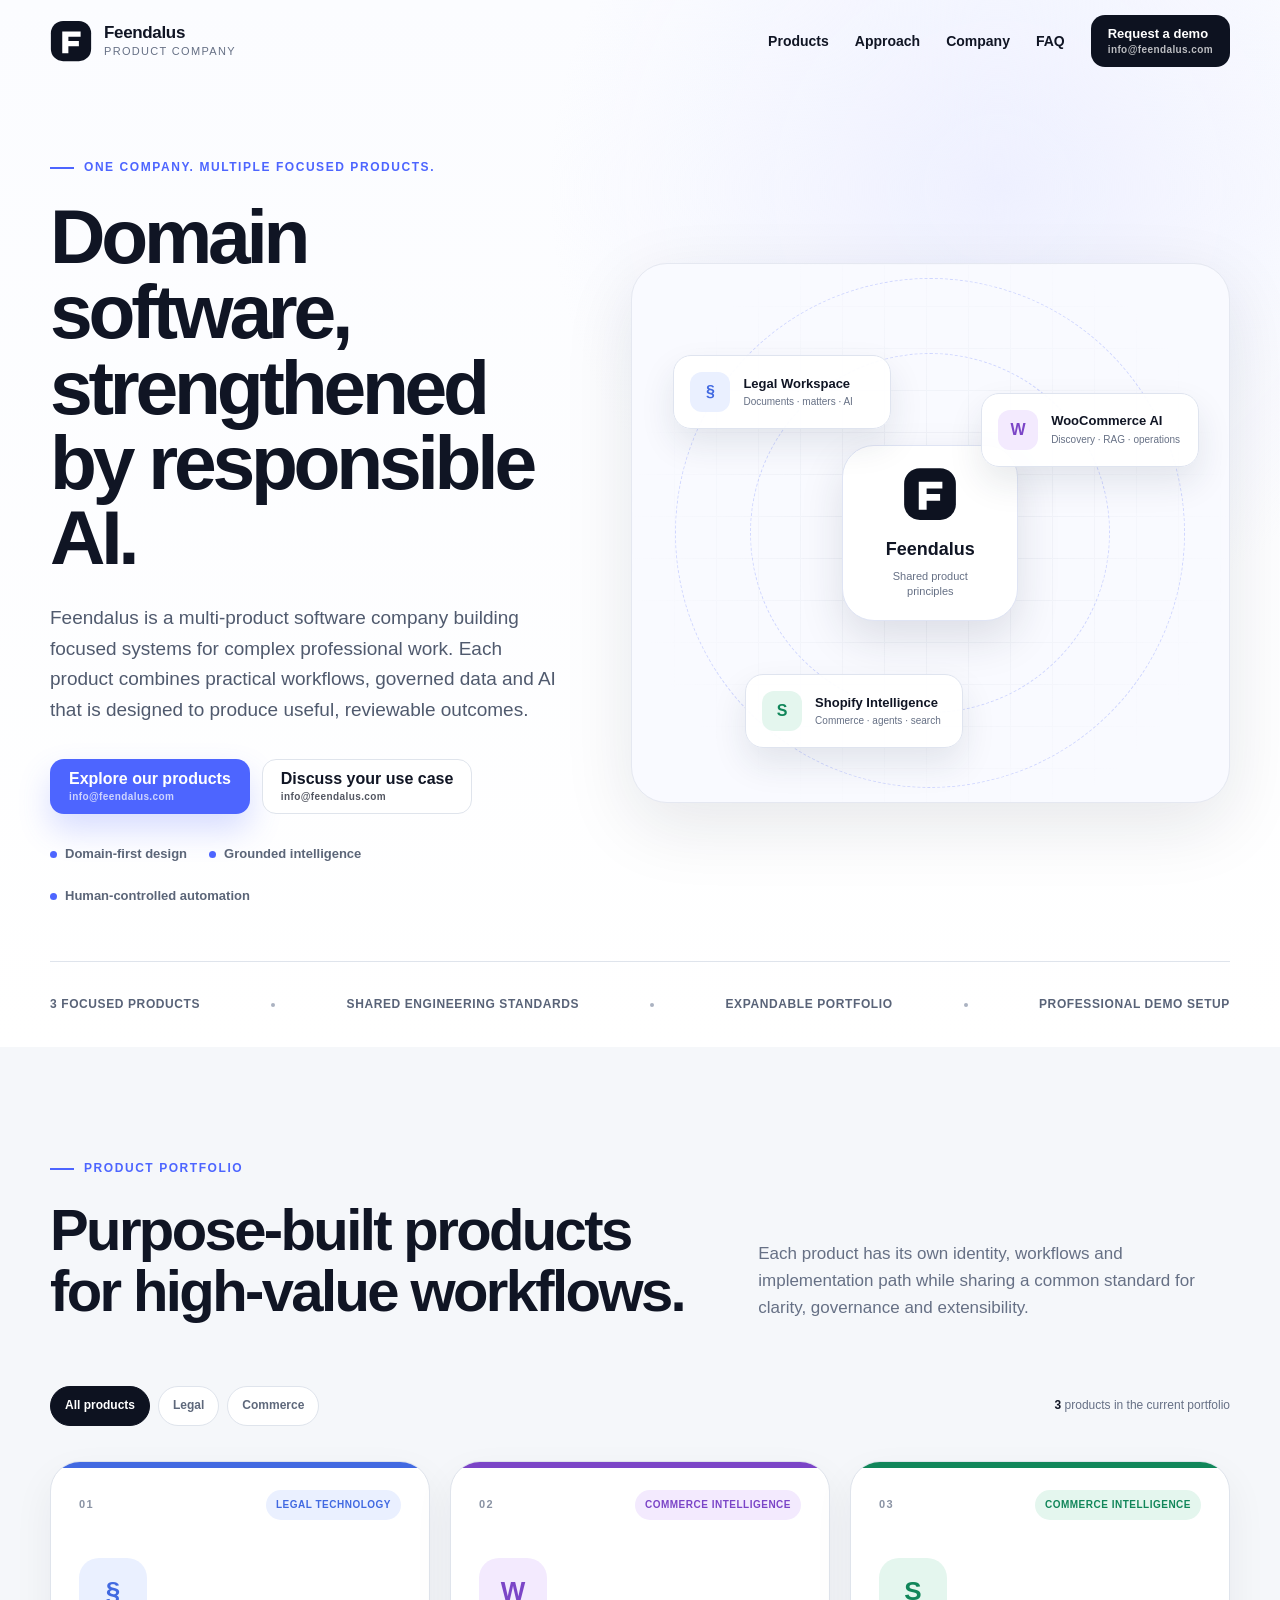
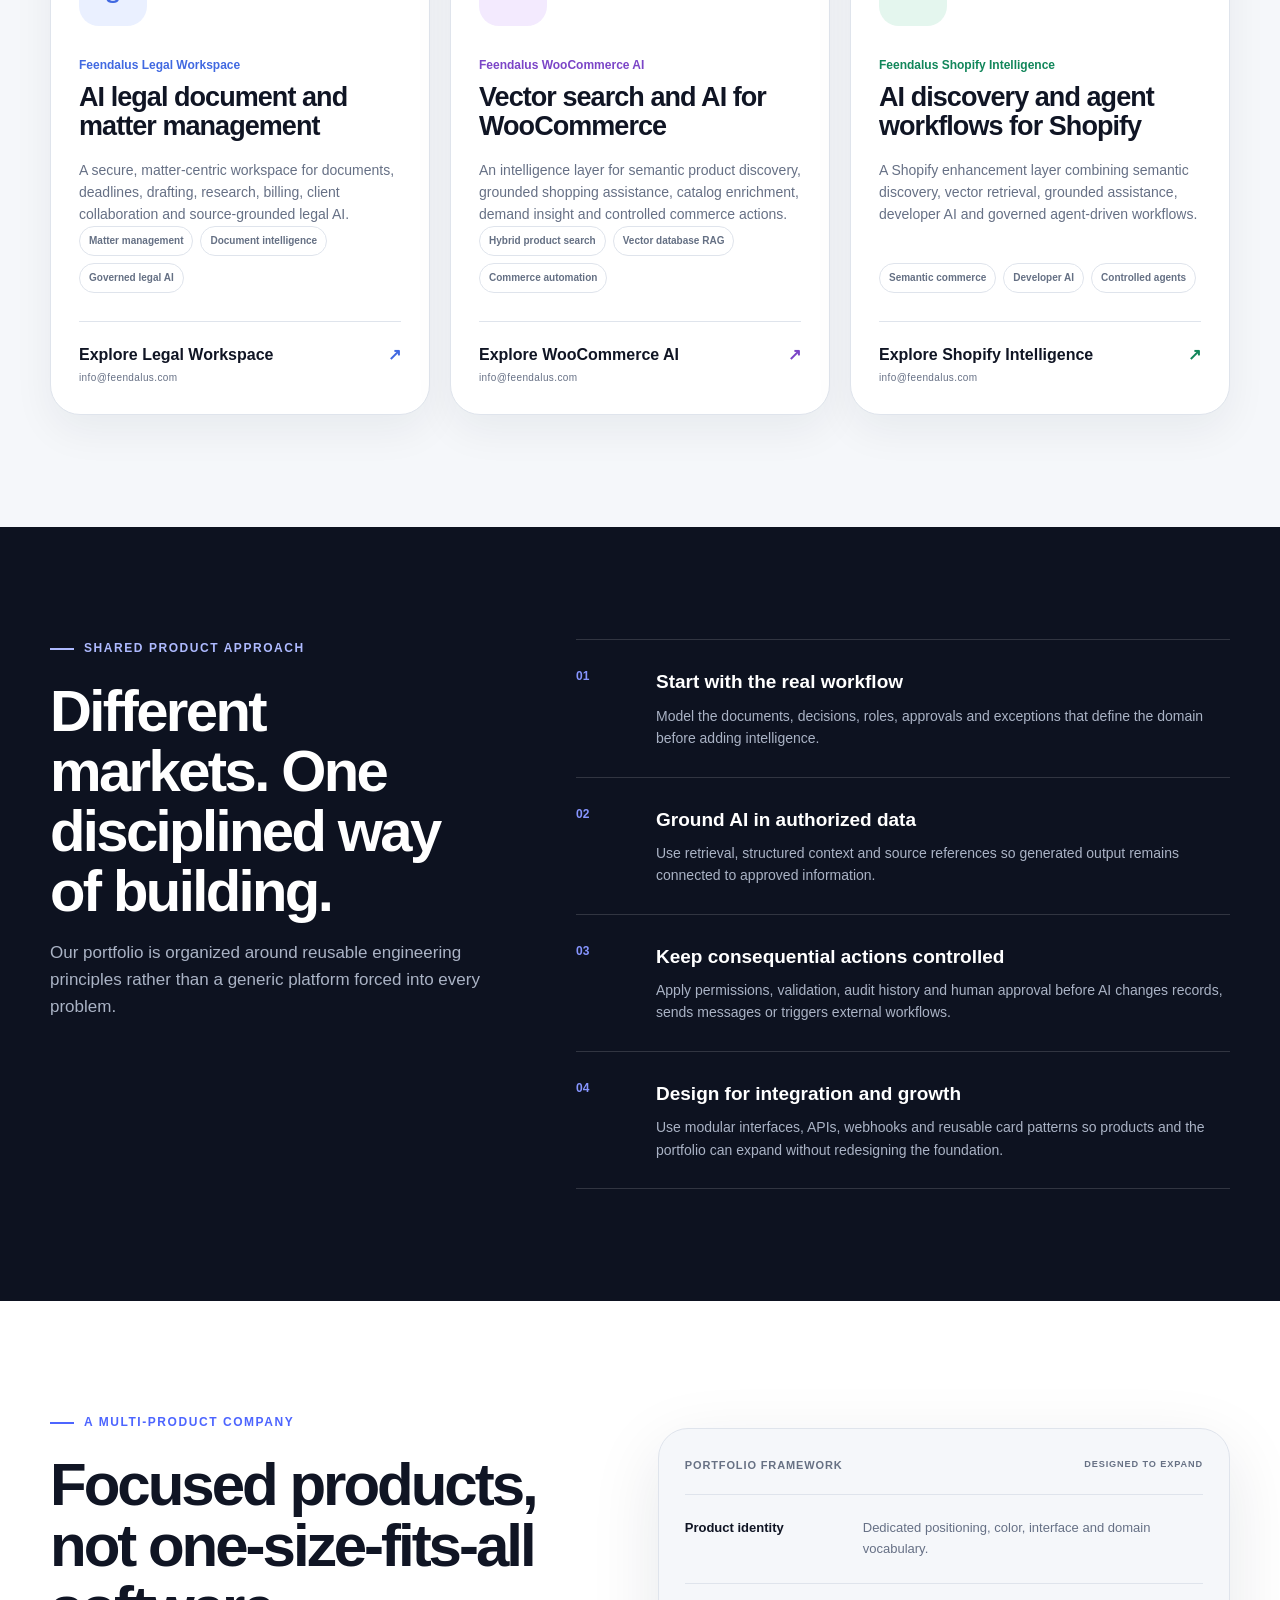
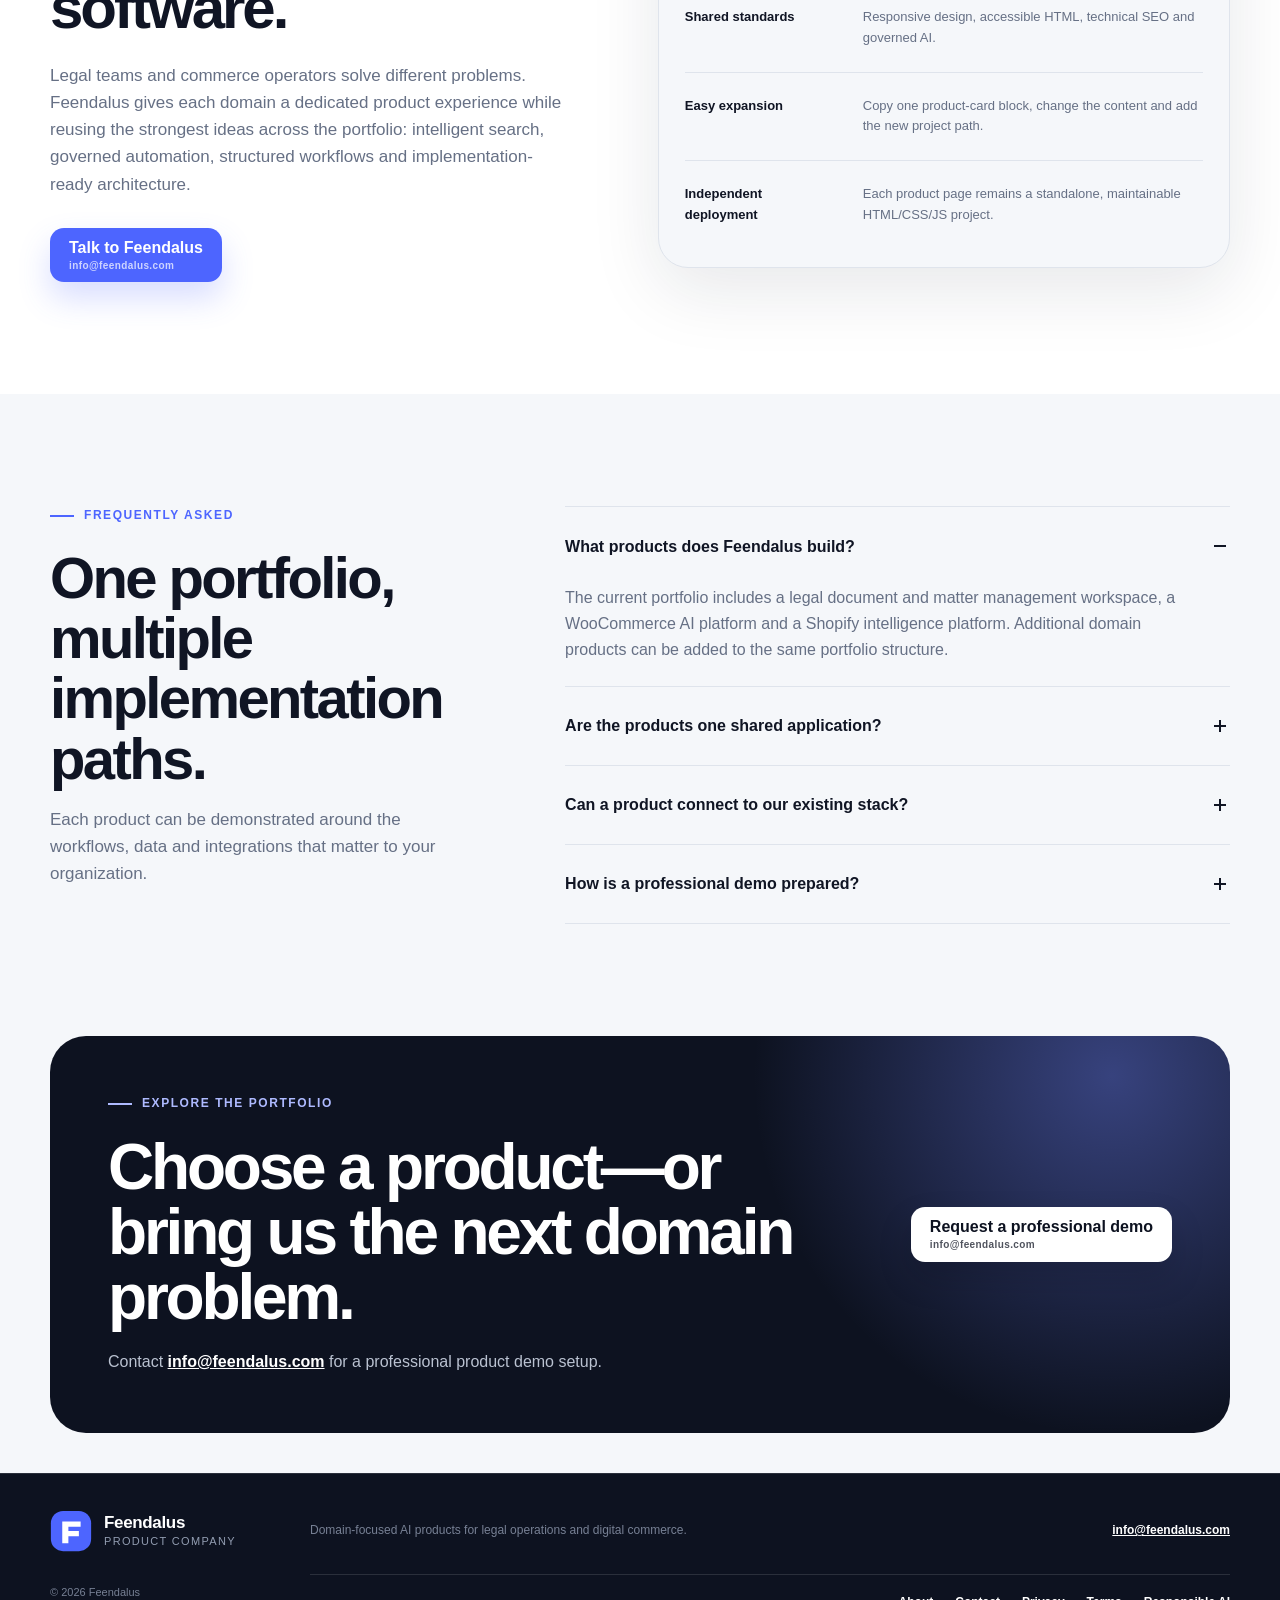
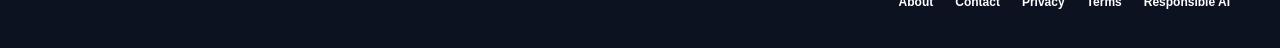
<file: index.html>
<!doctype html>
<html lang="en">
<head>
  <meta charset="utf-8">
  <meta name="viewport" content="width=device-width, initial-scale=1">
  <title>Feendalus | Domain-Focused AI Products for Legal and Commerce</title>
  <meta name="description" content="Explore Feendalus AI products for legal operations, WooCommerce intelligence and Shopify commerce. Domain-focused software with grounded AI and governed automation.">
  <meta name="robots" content="index,follow,max-image-preview:large,max-snippet:-1,max-video-preview:-1">
  <meta name="theme-color" content="#0d1220">
  <meta name="author" content="Feendalus">
  <meta name="referrer" content="strict-origin-when-cross-origin">
  <link rel="canonical" href="https://www.feendalus.com/">
<link rel="icon" href="/favicon.ico" sizes="any">
<link rel="icon" href="/favicon.svg" type="image/svg+xml">
<link rel="apple-touch-icon" href="/apple-touch-icon.png">
<link rel="manifest" href="/site.webmanifest">

  <meta property="og:type" content="website">
  <meta property="og:site_name" content="Feendalus">
  <meta property="og:title" content="Feendalus | Domain-Focused AI Products">
  <meta property="og:description" content="A growing portfolio of AI products for legal operations and digital commerce.">
  <meta property="og:url" content="https://www.feendalus.com/">
  <meta property="og:image" content="https://www.feendalus.com/og/feendalus-products.jpg">
<meta property="og:image:secure_url" content="https://www.feendalus.com/og/feendalus-products.jpg">
<meta property="og:image:type" content="image/jpeg">
<meta property="og:image:width" content="1200">
<meta property="og:image:height" content="630">
<meta property="og:image:alt" content="Feendalus portfolio of domain-focused AI products for legal operations and commerce">
  <meta name="twitter:card" content="summary_large_image">
  <meta name="twitter:title" content="Feendalus | Domain-Focused AI Products">
  <meta name="twitter:description" content="A growing portfolio of AI products for legal operations and digital commerce.">
  <meta name="twitter:image" content="https://www.feendalus.com/og/feendalus-products.jpg">
  <meta name="twitter:image:alt" content="Feendalus portfolio of domain-focused AI products for legal operations and commerce">

  <link rel="stylesheet" href="styles.css?v=20260722-2">

  <script type="application/ld+json">
  {
    "@context": "https://schema.org",
    "@graph": [
      {
        "@type": "Organization",
        "@id": "https://www.feendalus.com/#organization",
        "name": "Feendalus",
        "url": "https://www.feendalus.com/",
        "email": "info@feendalus.com",
        "description": "A multi-product software company building domain-focused AI products for legal operations and digital commerce."
      },
      {
        "@type": "WebSite",
        "@id": "https://www.feendalus.com/#website",
        "url": "https://www.feendalus.com/",
        "name": "Feendalus",
        "publisher": {"@id": "https://www.feendalus.com/#organization"}
      },
      {
        "@type": "CollectionPage",
        "@id": "https://www.feendalus.com/#webpage",
        "url": "https://www.feendalus.com/",
        "name": "Feendalus AI Product Portfolio",
        "description": "Explore Feendalus AI products for legal operations, WooCommerce intelligence and Shopify commerce.",
        "isPartOf": {"@id": "https://www.feendalus.com/#website"},
        "mainEntity": {
          "@type": "ItemList",
          "numberOfItems": 3,
          "itemListElement": [
            {
              "@type": "ListItem",
              "position": 1,
              "url": "https://www.feendalus.com/legal-ai-document-management/",
              "name": "Feendalus Legal Workspace"
            },
            {
              "@type": "ListItem",
              "position": 2,
              "url": "https://www.feendalus.com/woocommerce-ai-platform/",
              "name": "Feendalus WooCommerce AI Platform"
            },
            {
              "@type": "ListItem",
              "position": 3,
              "url": "https://www.feendalus.com/shopify-ai-platform/",
              "name": "Feendalus Shopify Intelligence"
            }
          ]
        }
      },
      {
        "@type": "FAQPage",
        "mainEntity": [
          {
            "@type": "Question",
            "name": "What products does Feendalus build?",
            "acceptedAnswer": {
              "@type": "Answer",
              "text": "Feendalus builds domain-focused AI products for legal operations and digital commerce, including legal document and matter management, WooCommerce intelligence and Shopify intelligence."
            }
          },
          {
            "@type": "Question",
            "name": "Can Feendalus products connect to existing systems?",
            "acceptedAnswer": {
              "@type": "Answer",
              "text": "The products are designed around integration-ready architectures using approved APIs, webhooks, identity providers, data stores and platform-native extension points."
            }
          },
          {
            "@type": "Question",
            "name": "How can I request a professional demo?",
            "acceptedAnswer": {
              "@type": "Answer",
              "text": "Email info@feendalus.com with the product and workflow you would like to explore."
            }
          }
        ]
      }
    ]
  }
  </script>
</head>
<body>
  <a class="skip-link" href="#main">Skip to content</a>

  <header class="site-header" data-header>
    <div class="container header-inner">
      <a class="brand" href="/" aria-label="Feendalus home">
        <svg class="brand-mark" viewBox="0 0 48 48" aria-hidden="true">
          <rect x="1" y="1" width="46" height="46" rx="14" fill="currentColor"/>
          <path d="M14 13h21v6H21v5h12v6H21v8h-7V13Z" fill="#fff"/>
        </svg>
        <span><strong>Feendalus</strong><small>Product company</small></span>
      </a>

      <button class="nav-toggle" type="button" aria-expanded="false" aria-controls="primary-nav" data-nav-toggle>
        <span class="sr-only">Toggle navigation</span>
        <span></span><span></span>
      </button>

      <nav id="primary-nav" class="primary-nav" aria-label="Primary navigation" data-nav>
        <a href="#products">Products</a>
        <a href="#approach">Approach</a>
        <a href="#company">Company</a>
        <a href="#faq">FAQ</a>
        <a class="button button-small button-dark" href="mailto:info@feendalus.com?subject=Feendalus%20Product%20Demo">
          <span>Request a demo</span>
          <small>info@feendalus.com</small>
        </a>
      </nav>
    </div>
  </header>

  <main id="main">
    <section class="hero" id="top">
      <div class="container hero-grid">
        <div class="hero-copy reveal">
          <p class="eyebrow"><span></span> One company. Multiple focused products.</p>
          <h1>Domain software, strengthened by responsible AI.</h1>
          <p class="hero-lede">Feendalus is a multi-product software company building focused systems for complex professional work. Each product combines practical workflows, governed data and AI that is designed to produce useful, reviewable outcomes.</p>
          <div class="hero-actions">
            <a class="button button-primary" href="#products">
              <span>Explore our products</span>
              <small>info@feendalus.com</small>
            </a>
            <a class="button button-quiet" href="mailto:info@feendalus.com?subject=Feendalus%20Product%20Discussion">
              <span>Discuss your use case</span>
              <small>info@feendalus.com</small>
            </a>
          </div>
          <ul class="hero-points" aria-label="Company principles">
            <li>Domain-first design</li>
            <li>Grounded intelligence</li>
            <li>Human-controlled automation</li>
          </ul>
        </div>

        <div class="portfolio-visual reveal" aria-label="Illustrative Feendalus product portfolio">
          <div class="visual-grid"></div>
          <div class="visual-orbit orbit-one"></div>
          <div class="visual-orbit orbit-two"></div>
          <div class="visual-core">
            <svg viewBox="0 0 48 48" aria-hidden="true">
              <rect x="1" y="1" width="46" height="46" rx="14" fill="currentColor"/>
              <path d="M14 13h21v6H21v5h12v6H21v8h-7V13Z" fill="#fff"/>
            </svg>
            <strong>Feendalus</strong>
            <span>Shared product principles</span>
          </div>
          <a class="visual-node node-legal" href="legal-ai-document-management/">
            <span class="node-icon">§</span>
            <div><strong>Legal Workspace</strong><small>Documents · matters · AI</small></div>
          </a>
          <a class="visual-node node-woo" href="woocommerce-ai-platform/">
            <span class="node-icon">W</span>
            <div><strong>WooCommerce AI</strong><small>Discovery · RAG · operations</small></div>
          </a>
          <a class="visual-node node-shopify" href="shopify-ai-platform/">
            <span class="node-icon">S</span>
            <div><strong>Shopify Intelligence</strong><small>Commerce · agents · search</small></div>
          </a>
        </div>
      </div>

      <div class="container portfolio-strip reveal" aria-label="Portfolio characteristics">
        <span>3 focused products</span><i></i>
        <span>Shared engineering standards</span><i></i>
        <span>Expandable portfolio</span><i></i>
        <span>Professional demo setup</span>
      </div>
    </section>

    <section class="section products-section" id="products">
      <div class="container">
        <div class="section-heading split reveal">
          <div>
            <p class="eyebrow"><span></span> Product portfolio</p>
            <h2>Purpose-built products for high-value workflows.</h2>
          </div>
          <p>Each product has its own identity, workflows and implementation path while sharing a common standard for clarity, governance and extensibility.</p>
        </div>

        <div class="product-toolbar reveal">
          <div class="filter-group" role="group" aria-label="Filter products">
            <button class="filter-button active" type="button" data-filter="all">All products</button>
            <button class="filter-button" type="button" data-filter="legal">Legal</button>
            <button class="filter-button" type="button" data-filter="commerce">Commerce</button>
          </div>
          <p><strong>3</strong> products in the current portfolio</p>
        </div>

        <div class="product-grid" data-product-grid>
          <!-- To add a new project, duplicate one .product-card article and change its content, category and link. -->
          <article class="product-card product-legal reveal" data-category="legal">
            <div class="product-card-top">
              <span class="product-number">01</span>
              <span class="product-status">Legal technology</span>
            </div>
            <div class="product-symbol" aria-hidden="true">§</div>
            <div class="product-copy">
              <p class="product-kicker">Feendalus Legal Workspace</p>
              <h3>AI legal document and matter management</h3>
              <p>A secure, matter-centric workspace for documents, deadlines, drafting, research, billing, client collaboration and source-grounded legal AI.</p>
            </div>
            <ul class="product-tags" aria-label="Legal Workspace capabilities">
              <li>Matter management</li>
              <li>Document intelligence</li>
              <li>Governed legal AI</li>
            </ul>
            <a class="product-action" href="legal-ai-document-management/">
              <span>Explore Legal Workspace <b aria-hidden="true">↗</b></span>
              <small>info@feendalus.com</small>
            </a>
          </article>

          <article class="product-card product-woo reveal" data-category="commerce">
            <div class="product-card-top">
              <span class="product-number">02</span>
              <span class="product-status">Commerce intelligence</span>
            </div>
            <div class="product-symbol" aria-hidden="true">W</div>
            <div class="product-copy">
              <p class="product-kicker">Feendalus WooCommerce AI</p>
              <h3>Vector search and AI for WooCommerce</h3>
              <p>An intelligence layer for semantic product discovery, grounded shopping assistance, catalog enrichment, demand insight and controlled commerce actions.</p>
            </div>
            <ul class="product-tags" aria-label="WooCommerce AI capabilities">
              <li>Hybrid product search</li>
              <li>Vector database RAG</li>
              <li>Commerce automation</li>
            </ul>
            <a class="product-action" href="woocommerce-ai-platform/">
              <span>Explore WooCommerce AI <b aria-hidden="true">↗</b></span>
              <small>info@feendalus.com</small>
            </a>
          </article>

          <article class="product-card product-shopify reveal" data-category="commerce">
            <div class="product-card-top">
              <span class="product-number">03</span>
              <span class="product-status">Commerce intelligence</span>
            </div>
            <div class="product-symbol" aria-hidden="true">S</div>
            <div class="product-copy">
              <p class="product-kicker">Feendalus Shopify Intelligence</p>
              <h3>AI discovery and agent workflows for Shopify</h3>
              <p>A Shopify enhancement layer combining semantic discovery, vector retrieval, grounded assistance, developer AI and governed agent-driven workflows.</p>
            </div>
            <ul class="product-tags" aria-label="Shopify Intelligence capabilities">
              <li>Semantic commerce</li>
              <li>Developer AI</li>
              <li>Controlled agents</li>
            </ul>
            <a class="product-action" href="shopify-ai-platform/">
              <span>Explore Shopify Intelligence <b aria-hidden="true">↗</b></span>
              <small>info@feendalus.com</small>
            </a>
          </article>
        </div>
      </div>
    </section>

    <section class="section approach-section" id="approach">
      <div class="container approach-grid">
        <div class="section-heading reveal">
          <p class="eyebrow light"><span></span> Shared product approach</p>
          <h2>Different markets. One disciplined way of building.</h2>
          <p>Our portfolio is organized around reusable engineering principles rather than a generic platform forced into every problem.</p>
        </div>

        <div class="approach-list reveal">
          <article>
            <span>01</span>
            <div><h3>Start with the real workflow</h3><p>Model the documents, decisions, roles, approvals and exceptions that define the domain before adding intelligence.</p></div>
          </article>
          <article>
            <span>02</span>
            <div><h3>Ground AI in authorized data</h3><p>Use retrieval, structured context and source references so generated output remains connected to approved information.</p></div>
          </article>
          <article>
            <span>03</span>
            <div><h3>Keep consequential actions controlled</h3><p>Apply permissions, validation, audit history and human approval before AI changes records, sends messages or triggers external workflows.</p></div>
          </article>
          <article>
            <span>04</span>
            <div><h3>Design for integration and growth</h3><p>Use modular interfaces, APIs, webhooks and reusable card patterns so products and the portfolio can expand without redesigning the foundation.</p></div>
          </article>
        </div>
      </div>
    </section>

    <section class="section company-section" id="company">
      <div class="container company-grid">
        <div class="company-copy reveal">
          <p class="eyebrow"><span></span> A multi-product company</p>
          <h2>Focused products, not one-size-fits-all software.</h2>
          <p>Legal teams and commerce operators solve different problems. Feendalus gives each domain a dedicated product experience while reusing the strongest ideas across the portfolio: intelligent search, governed automation, structured workflows and implementation-ready architecture.</p>
          <a class="button button-primary" href="mailto:info@feendalus.com?subject=Feendalus%20Product%20Portfolio">
            <span>Talk to Feendalus</span>
            <small>info@feendalus.com</small>
          </a>
        </div>

        <div class="company-panel reveal">
          <div class="panel-head">
            <span>Portfolio framework</span>
            <small>Designed to expand</small>
          </div>
          <div class="framework-row">
            <span>Product identity</span>
            <p>Dedicated positioning, color, interface and domain vocabulary.</p>
          </div>
          <div class="framework-row">
            <span>Shared standards</span>
            <p>Responsive design, accessible HTML, technical SEO and governed AI.</p>
          </div>
          <div class="framework-row">
            <span>Easy expansion</span>
            <p>Copy one product-card block, change the content and add the new project path.</p>
          </div>
          <div class="framework-row">
            <span>Independent deployment</span>
            <p>Each product page remains a standalone, maintainable HTML/CSS/JS project.</p>
          </div>
        </div>
      </div>
    </section>

    <section class="section faq-section" id="faq">
      <div class="container faq-grid">
        <div class="section-heading reveal">
          <p class="eyebrow"><span></span> Frequently asked</p>
          <h2>One portfolio, multiple implementation paths.</h2>
          <p>Each product can be demonstrated around the workflows, data and integrations that matter to your organization.</p>
        </div>

        <div class="accordion reveal" data-accordion>
          <article class="faq-item open">
            <button type="button" aria-expanded="true"><span>What products does Feendalus build?</span><i></i></button>
            <div class="faq-answer"><p>The current portfolio includes a legal document and matter management workspace, a WooCommerce AI platform and a Shopify intelligence platform. Additional domain products can be added to the same portfolio structure.</p></div>
          </article>
          <article class="faq-item">
            <button type="button" aria-expanded="false"><span>Are the products one shared application?</span><i></i></button>
            <div class="faq-answer"><p>No. Each product has a dedicated experience and implementation path. They share product principles and engineering standards rather than forcing unrelated workflows into one interface.</p></div>
          </article>
          <article class="faq-item">
            <button type="button" aria-expanded="false"><span>Can a product connect to our existing stack?</span><i></i></button>
            <div class="faq-answer"><p>The architectures are designed for integration through approved APIs, webhooks, identity providers, data stores and platform-native extension mechanisms, subject to technical review.</p></div>
          </article>
          <article class="faq-item">
            <button type="button" aria-expanded="false"><span>How is a professional demo prepared?</span><i></i></button>
            <div class="faq-answer"><p>We identify the product and highest-value workflow, then tailor representative data, permissions, AI controls and integration touchpoints for a focused demonstration.</p></div>
          </article>
        </div>
      </div>
    </section>

    <section class="cta-section">
      <div class="container cta-card reveal">
        <div>
          <p class="eyebrow light"><span></span> Explore the portfolio</p>
          <h2>Choose a product—or bring us the next domain problem.</h2>
          <p>Contact <a href="mailto:info@feendalus.com">info@feendalus.com</a> for a professional product demo setup.</p>
        </div>
        <a class="button button-light" href="mailto:info@feendalus.com?subject=Feendalus%20Professional%20Demo">
          <span>Request a professional demo</span>
          <small>info@feendalus.com</small>
        </a>
      </div>
    </section>
  </main>

  <footer class="site-footer">
    <div class="container footer-grid">
      <a class="brand footer-brand" href="/" aria-label="Feendalus home">
        <svg class="brand-mark" viewBox="0 0 48 48" aria-hidden="true"><rect x="1" y="1" width="46" height="46" rx="14" fill="currentColor"/><path d="M14 13h21v6H21v5h12v6H21v8h-7V13Z" fill="#fff"/></svg>
        <span><strong>Feendalus</strong><small>Product company</small></span>
      </a>
      <p>Domain-focused AI products for legal operations and digital commerce.</p>
      <a href="mailto:info@feendalus.com">info@feendalus.com</a>
      <small>© <span data-year></span> Feendalus</small>
    <nav class="footer-links" aria-label="Company information">
  <a href="/about/">About</a>
  <a href="/contact/">Contact</a>
  <a href="/privacy/">Privacy</a>
  <a href="/terms/">Terms</a>
  <a href="/responsible-ai/">Responsible AI</a>
</nav>
</div>
  </footer>

  <script src="script.js?v=20260722-2" defer></script>
</body>
</html>
</file>
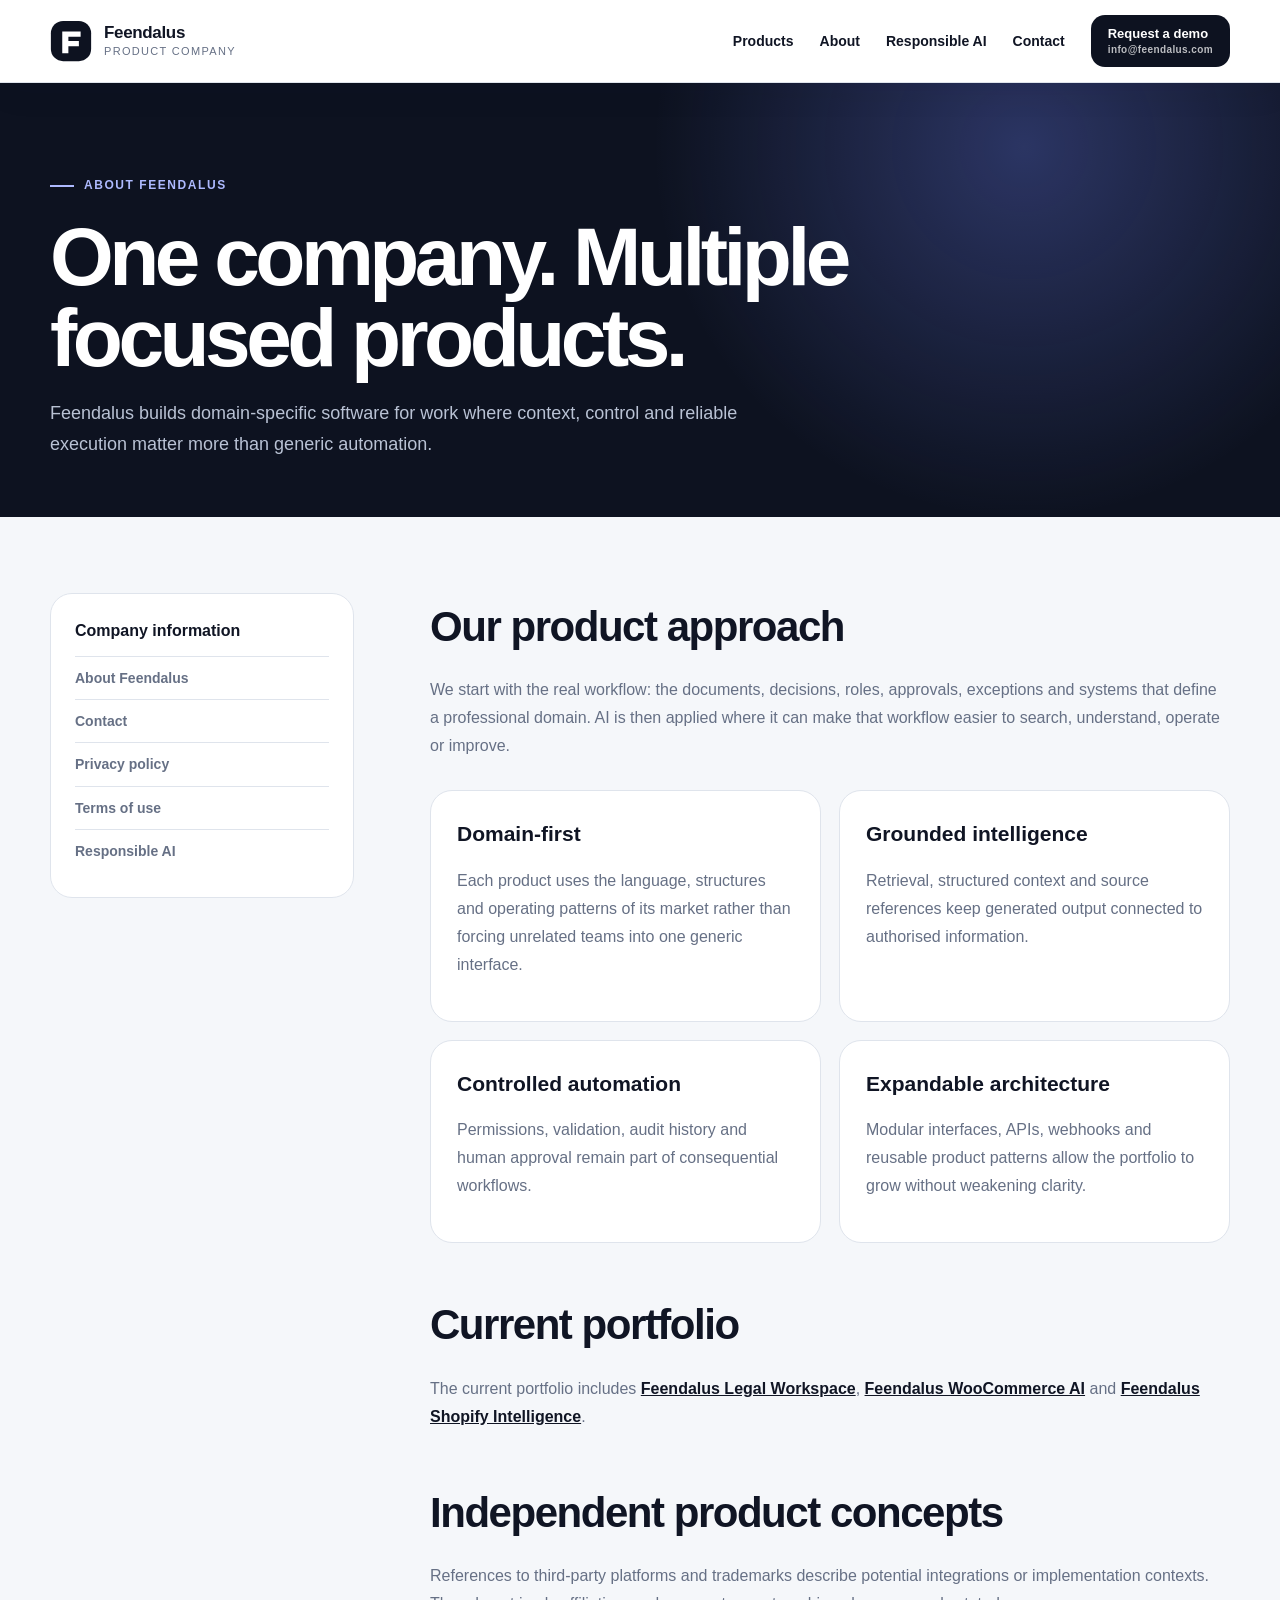
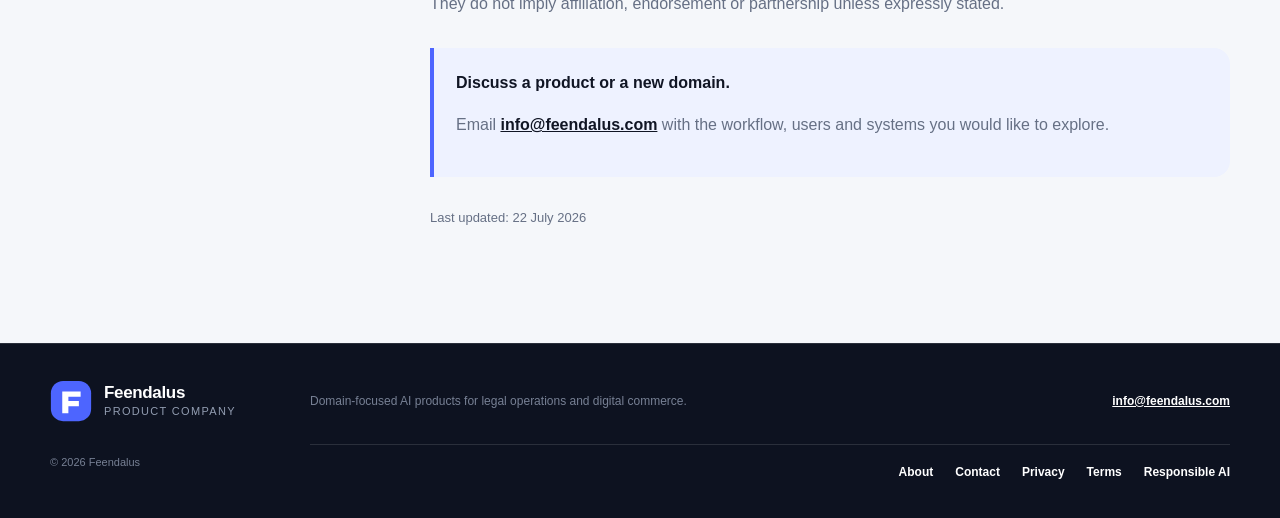
<file: about/index.html>
<!doctype html>
<html lang="en">
<head>
  <meta charset="utf-8">
  <meta name="viewport" content="width=device-width, initial-scale=1">
  <title>About Feendalus | Multi-Product AI Software Company</title>
  <meta name="description" content="Learn how Feendalus builds focused AI products for legal operations and digital commerce with governed data and human-controlled automation.">
  <meta name="robots" content="index,follow,max-image-preview:large,max-snippet:-1">
  <meta name="theme-color" content="#0d1220">
  <meta name="author" content="Feendalus">
  <meta name="referrer" content="strict-origin-when-cross-origin">
  <link rel="canonical" href="https://www.feendalus.com/about/">
  <link rel="icon" href="/favicon.ico" sizes="any">
  <link rel="icon" href="/favicon.svg" type="image/svg+xml">
  <link rel="apple-touch-icon" href="/apple-touch-icon.png">
  <link rel="manifest" href="/site.webmanifest">
  <meta property="og:type" content="website">
  <meta property="og:site_name" content="Feendalus">
  <meta property="og:title" content="About Feendalus | Multi-Product AI Software Company">
  <meta property="og:description" content="Learn how Feendalus builds focused AI products for legal operations and digital commerce with governed data and human-controlled automation.">
  <meta property="og:url" content="https://www.feendalus.com/about/">
  <meta property="og:image" content="https://www.feendalus.com/og/feendalus-products.jpg">
  <meta property="og:image:secure_url" content="https://www.feendalus.com/og/feendalus-products.jpg">
  <meta property="og:image:type" content="image/jpeg">
  <meta property="og:image:width" content="1200">
  <meta property="og:image:height" content="630">
  <meta property="og:image:alt" content="Feendalus domain-focused AI product company">
  <meta name="twitter:card" content="summary_large_image">
  <meta name="twitter:title" content="About Feendalus | Multi-Product AI Software Company">
  <meta name="twitter:description" content="Learn how Feendalus builds focused AI products for legal operations and digital commerce with governed data and human-controlled automation.">
  <meta name="twitter:image" content="https://www.feendalus.com/og/feendalus-products.jpg">
  <meta name="twitter:image:alt" content="Feendalus domain-focused AI product company">
  <link rel="stylesheet" href="/styles.css?v=20260722-2">
  <script type="application/ld+json">{"@context": "https://schema.org", "@graph": [{"@type": "Organization", "@id": "https://www.feendalus.com/#organization", "name": "Feendalus", "url": "https://www.feendalus.com/", "email": "info@feendalus.com"}, {"@type": "WebPage", "@id": "https://www.feendalus.com/about/#webpage", "url": "https://www.feendalus.com/about/", "name": "About Feendalus | Multi-Product AI Software Company", "description": "Learn how Feendalus builds focused AI products for legal operations and digital commerce with governed data and human-controlled automation.", "isPartOf": {"@id": "https://www.feendalus.com/#website"}, "publisher": {"@id": "https://www.feendalus.com/#organization"}}]}</script>
</head>
<body>
  <a class="skip-link" href="#main">Skip to content</a>
  <header class="site-header utility-header" data-header>
    <div class="container header-inner">
      <a class="brand" href="/" aria-label="Feendalus home">
        <svg class="brand-mark" viewBox="0 0 48 48" aria-hidden="true"><rect x="1" y="1" width="46" height="46" rx="14" fill="currentColor"/><path d="M14 13h21v6H21v5h12v6H21v8h-7V13Z" fill="#fff"/></svg>
        <span><strong>Feendalus</strong><small>Product company</small></span>
      </a>
      <button class="nav-toggle" type="button" aria-expanded="false" aria-controls="primary-nav" data-nav-toggle><span class="sr-only">Toggle navigation</span><span></span><span></span></button>
<nav id="primary-nav" class="primary-nav" aria-label="Primary navigation" data-nav>
  <a href="/#products">Products</a>
  <a href="/about/">About</a>
  <a href="/responsible-ai/">Responsible AI</a>
  <a href="/contact/">Contact</a>
  <a class="button button-small button-dark" href="mailto:info@feendalus.com?subject=Feendalus%20Product%20Demo">
    <span>Request a demo</span>
    <small>info@feendalus.com</small>
  </a>
</nav>
    </div>
  </header>
  <main id="main" class="utility-main">
    <section class="utility-hero">
      <div class="container">
        <p class="eyebrow light"><span></span> About Feendalus</p>
        <h1>One company. Multiple focused products.</h1>
        <p>Feendalus builds domain-specific software for work where context, control and reliable execution matter more than generic automation.</p>
      </div>
    </section>
    <section class="utility-section">
      <div class="container utility-layout">
        <aside class="utility-aside">
          <strong>Company information</strong>
          <a href="/about/">About Feendalus</a>
          <a href="/contact/">Contact</a>
          <a href="/privacy/">Privacy policy</a>
          <a href="/terms/">Terms of use</a>
          <a href="/responsible-ai/">Responsible AI</a>
        </aside>
        <article class="utility-copy">
<h2>Our product approach</h2>
<p>We start with the real workflow: the documents, decisions, roles, approvals, exceptions and systems that define a professional domain. AI is then applied where it can make that workflow easier to search, understand, operate or improve.</p>
<div class="utility-cards">
  <section class="utility-card"><h3>Domain-first</h3><p>Each product uses the language, structures and operating patterns of its market rather than forcing unrelated teams into one generic interface.</p></section>
  <section class="utility-card"><h3>Grounded intelligence</h3><p>Retrieval, structured context and source references keep generated output connected to authorised information.</p></section>
  <section class="utility-card"><h3>Controlled automation</h3><p>Permissions, validation, audit history and human approval remain part of consequential workflows.</p></section>
  <section class="utility-card"><h3>Expandable architecture</h3><p>Modular interfaces, APIs, webhooks and reusable product patterns allow the portfolio to grow without weakening clarity.</p></section>
</div>
<h2>Current portfolio</h2>
<p>The current portfolio includes <a href="/legal-ai-document-management/">Feendalus Legal Workspace</a>, <a href="/woocommerce-ai-platform/">Feendalus WooCommerce AI</a> and <a href="/shopify-ai-platform/">Feendalus Shopify Intelligence</a>.</p>
<h2>Independent product concepts</h2>
<p>References to third-party platforms and trademarks describe potential integrations or implementation contexts. They do not imply affiliation, endorsement or partnership unless expressly stated.</p>
<div class="utility-note"><strong>Discuss a product or a new domain.</strong><p>Email <a href="mailto:info@feendalus.com?subject=Feendalus%20Product%20Discussion">info@feendalus.com</a> with the workflow, users and systems you would like to explore.</p></div>

          <p class="utility-meta">Last updated: 22 July 2026</p>
        </article>
      </div>
    </section>
  </main>
<footer class="site-footer">
  <div class="container footer-grid">
    <a class="brand footer-brand" href="/" aria-label="Feendalus home">
      <svg class="brand-mark" viewBox="0 0 48 48" aria-hidden="true"><rect x="1" y="1" width="46" height="46" rx="14" fill="currentColor"/><path d="M14 13h21v6H21v5h12v6H21v8h-7V13Z" fill="#fff"/></svg>
      <span><strong>Feendalus</strong><small>Product company</small></span>
    </a>
    <p>Domain-focused AI products for legal operations and digital commerce.</p>
    <a href="mailto:info@feendalus.com">info@feendalus.com</a>
    <small>© <span data-year></span> Feendalus</small>
    <nav class="footer-links" aria-label="Company information">
      <a href="/about/">About</a>
      <a href="/contact/">Contact</a>
      <a href="/privacy/">Privacy</a>
      <a href="/terms/">Terms</a>
      <a href="/responsible-ai/">Responsible AI</a>
    </nav>
  </div>
</footer>
  <script src="/script.js?v=20260722-2" defer></script>
</body>
</html>
</file>
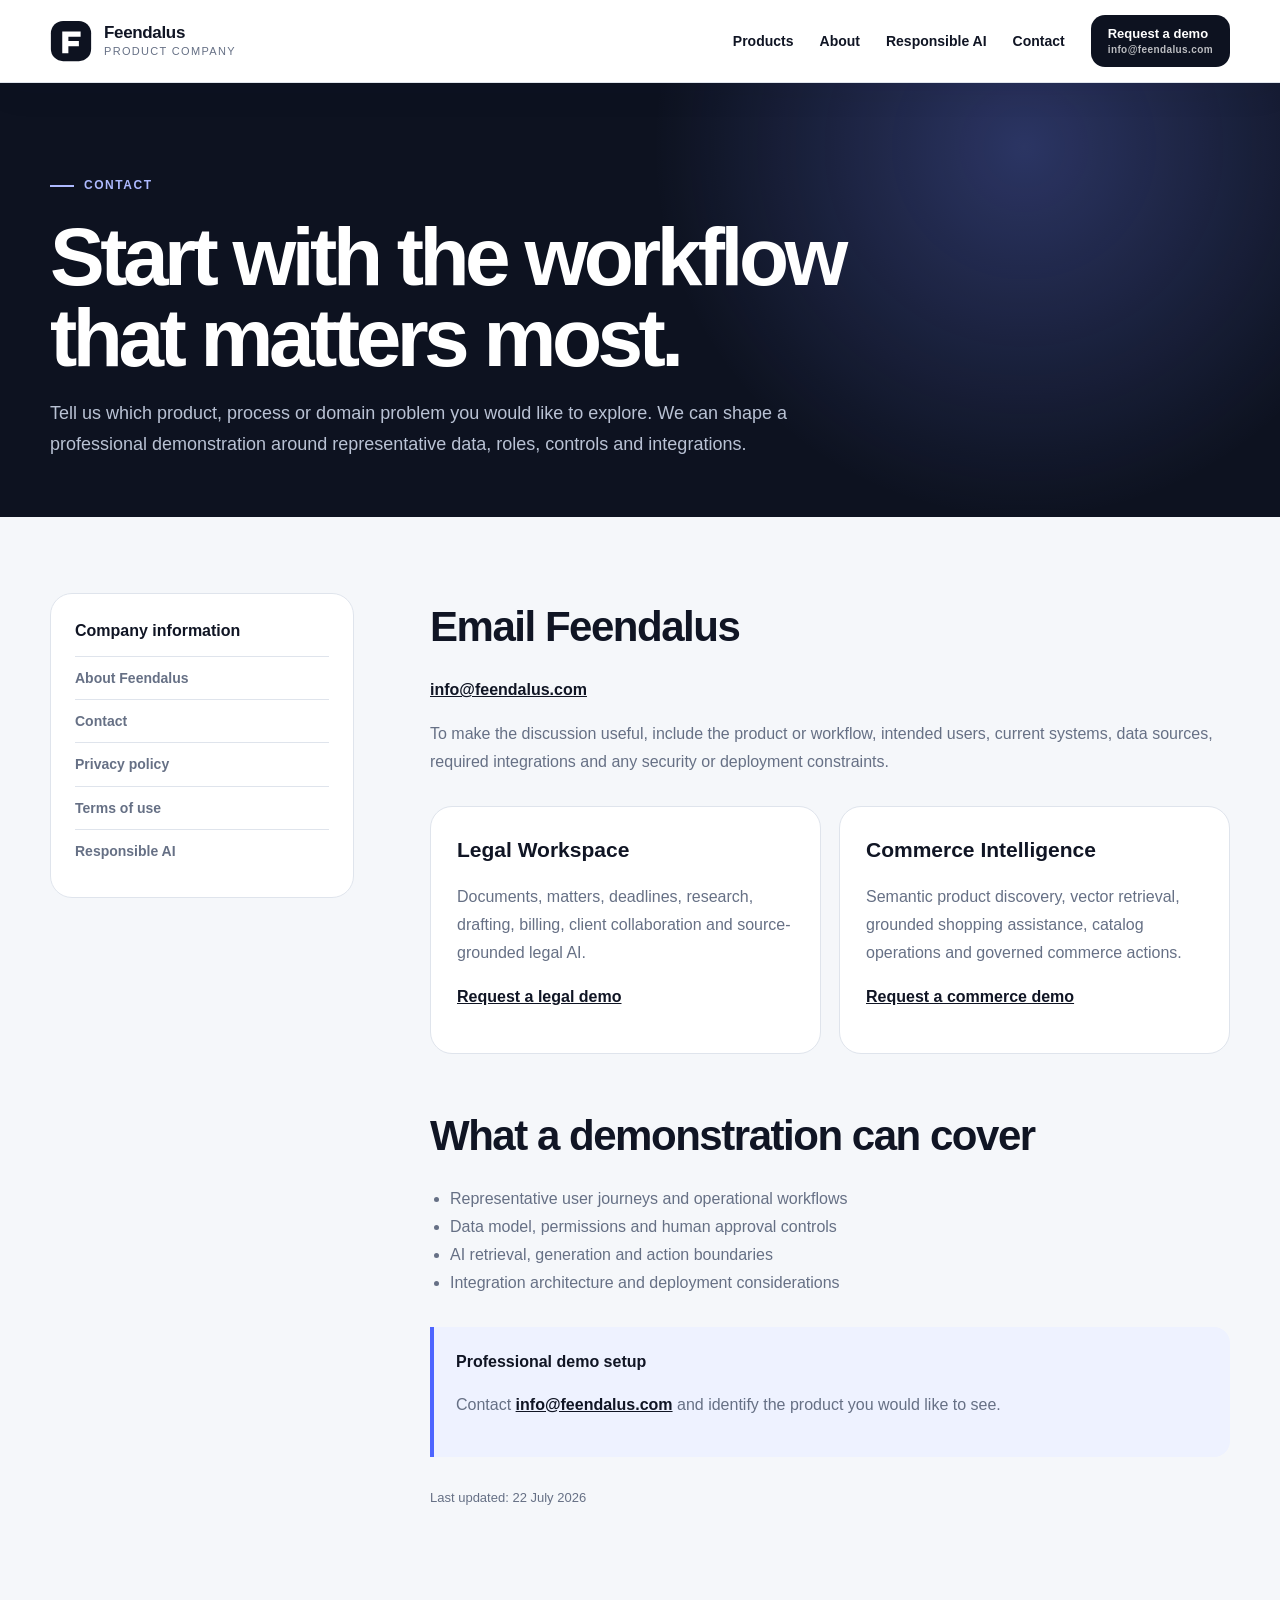
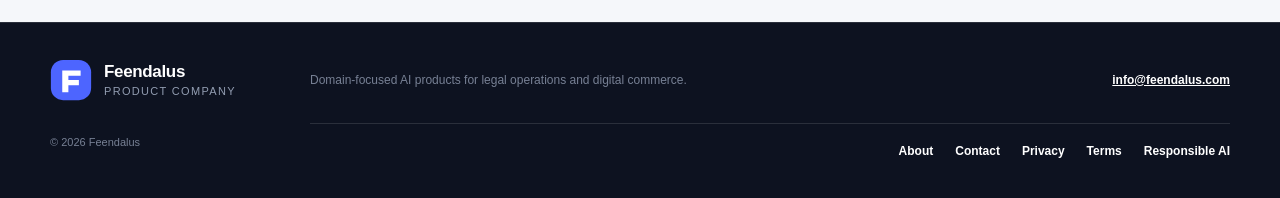
<file: contact/index.html>
<!doctype html>
<html lang="en">
<head>
  <meta charset="utf-8">
  <meta name="viewport" content="width=device-width, initial-scale=1">
  <title>Contact Feendalus | Product Demos and AI Projects</title>
  <meta name="description" content="Contact Feendalus about professional product demos, legal AI, WooCommerce AI, Shopify intelligence or a new domain-focused software project.">
  <meta name="robots" content="index,follow,max-image-preview:large,max-snippet:-1">
  <meta name="theme-color" content="#0d1220">
  <meta name="author" content="Feendalus">
  <meta name="referrer" content="strict-origin-when-cross-origin">
  <link rel="canonical" href="https://www.feendalus.com/contact/">
  <link rel="icon" href="/favicon.ico" sizes="any">
  <link rel="icon" href="/favicon.svg" type="image/svg+xml">
  <link rel="apple-touch-icon" href="/apple-touch-icon.png">
  <link rel="manifest" href="/site.webmanifest">
  <meta property="og:type" content="website">
  <meta property="og:site_name" content="Feendalus">
  <meta property="og:title" content="Contact Feendalus | Product Demos and AI Projects">
  <meta property="og:description" content="Contact Feendalus about professional product demos, legal AI, WooCommerce AI, Shopify intelligence or a new domain-focused software project.">
  <meta property="og:url" content="https://www.feendalus.com/contact/">
  <meta property="og:image" content="https://www.feendalus.com/og/feendalus-products.jpg">
  <meta property="og:image:secure_url" content="https://www.feendalus.com/og/feendalus-products.jpg">
  <meta property="og:image:type" content="image/jpeg">
  <meta property="og:image:width" content="1200">
  <meta property="og:image:height" content="630">
  <meta property="og:image:alt" content="Feendalus domain-focused AI product company">
  <meta name="twitter:card" content="summary_large_image">
  <meta name="twitter:title" content="Contact Feendalus | Product Demos and AI Projects">
  <meta name="twitter:description" content="Contact Feendalus about professional product demos, legal AI, WooCommerce AI, Shopify intelligence or a new domain-focused software project.">
  <meta name="twitter:image" content="https://www.feendalus.com/og/feendalus-products.jpg">
  <meta name="twitter:image:alt" content="Feendalus domain-focused AI product company">
  <link rel="stylesheet" href="/styles.css?v=20260722-2">
  <script type="application/ld+json">{"@context": "https://schema.org", "@graph": [{"@type": "Organization", "@id": "https://www.feendalus.com/#organization", "name": "Feendalus", "url": "https://www.feendalus.com/", "email": "info@feendalus.com"}, {"@type": "WebPage", "@id": "https://www.feendalus.com/contact/#webpage", "url": "https://www.feendalus.com/contact/", "name": "Contact Feendalus | Product Demos and AI Projects", "description": "Contact Feendalus about professional product demos, legal AI, WooCommerce AI, Shopify intelligence or a new domain-focused software project.", "isPartOf": {"@id": "https://www.feendalus.com/#website"}, "publisher": {"@id": "https://www.feendalus.com/#organization"}}]}</script>
</head>
<body>
  <a class="skip-link" href="#main">Skip to content</a>
  <header class="site-header utility-header" data-header>
    <div class="container header-inner">
      <a class="brand" href="/" aria-label="Feendalus home">
        <svg class="brand-mark" viewBox="0 0 48 48" aria-hidden="true"><rect x="1" y="1" width="46" height="46" rx="14" fill="currentColor"/><path d="M14 13h21v6H21v5h12v6H21v8h-7V13Z" fill="#fff"/></svg>
        <span><strong>Feendalus</strong><small>Product company</small></span>
      </a>
      <button class="nav-toggle" type="button" aria-expanded="false" aria-controls="primary-nav" data-nav-toggle><span class="sr-only">Toggle navigation</span><span></span><span></span></button>
<nav id="primary-nav" class="primary-nav" aria-label="Primary navigation" data-nav>
  <a href="/#products">Products</a>
  <a href="/about/">About</a>
  <a href="/responsible-ai/">Responsible AI</a>
  <a href="/contact/">Contact</a>
  <a class="button button-small button-dark" href="mailto:info@feendalus.com?subject=Feendalus%20Product%20Demo">
    <span>Request a demo</span>
    <small>info@feendalus.com</small>
  </a>
</nav>
    </div>
  </header>
  <main id="main" class="utility-main">
    <section class="utility-hero">
      <div class="container">
        <p class="eyebrow light"><span></span> Contact</p>
        <h1>Start with the workflow that matters most.</h1>
        <p>Tell us which product, process or domain problem you would like to explore. We can shape a professional demonstration around representative data, roles, controls and integrations.</p>
      </div>
    </section>
    <section class="utility-section">
      <div class="container utility-layout">
        <aside class="utility-aside">
          <strong>Company information</strong>
          <a href="/about/">About Feendalus</a>
          <a href="/contact/">Contact</a>
          <a href="/privacy/">Privacy policy</a>
          <a href="/terms/">Terms of use</a>
          <a href="/responsible-ai/">Responsible AI</a>
        </aside>
        <article class="utility-copy">
<h2>Email Feendalus</h2>
<p><a href="mailto:info@feendalus.com?subject=Feendalus%20Product%20Enquiry">info@feendalus.com</a></p>
<p>To make the discussion useful, include the product or workflow, intended users, current systems, data sources, required integrations and any security or deployment constraints.</p>
<div class="utility-cards">
  <section class="utility-card"><h3>Legal Workspace</h3><p>Documents, matters, deadlines, research, drafting, billing, client collaboration and source-grounded legal AI.</p><p><a href="mailto:info@feendalus.com?subject=Legal%20Workspace%20Professional%20Demo">Request a legal demo</a></p></section>
  <section class="utility-card"><h3>Commerce Intelligence</h3><p>Semantic product discovery, vector retrieval, grounded shopping assistance, catalog operations and governed commerce actions.</p><p><a href="mailto:info@feendalus.com?subject=Commerce%20AI%20Professional%20Demo">Request a commerce demo</a></p></section>
</div>
<h2>What a demonstration can cover</h2>
<ul><li>Representative user journeys and operational workflows</li><li>Data model, permissions and human approval controls</li><li>AI retrieval, generation and action boundaries</li><li>Integration architecture and deployment considerations</li></ul>
<div class="utility-note"><strong>Professional demo setup</strong><p>Contact <a href="mailto:info@feendalus.com?subject=Professional%20Demo%20Setup">info@feendalus.com</a> and identify the product you would like to see.</p></div>

          <p class="utility-meta">Last updated: 22 July 2026</p>
        </article>
      </div>
    </section>
  </main>
<footer class="site-footer">
  <div class="container footer-grid">
    <a class="brand footer-brand" href="/" aria-label="Feendalus home">
      <svg class="brand-mark" viewBox="0 0 48 48" aria-hidden="true"><rect x="1" y="1" width="46" height="46" rx="14" fill="currentColor"/><path d="M14 13h21v6H21v5h12v6H21v8h-7V13Z" fill="#fff"/></svg>
      <span><strong>Feendalus</strong><small>Product company</small></span>
    </a>
    <p>Domain-focused AI products for legal operations and digital commerce.</p>
    <a href="mailto:info@feendalus.com">info@feendalus.com</a>
    <small>© <span data-year></span> Feendalus</small>
    <nav class="footer-links" aria-label="Company information">
      <a href="/about/">About</a>
      <a href="/contact/">Contact</a>
      <a href="/privacy/">Privacy</a>
      <a href="/terms/">Terms</a>
      <a href="/responsible-ai/">Responsible AI</a>
    </nav>
  </div>
</footer>
  <script src="/script.js?v=20260722-2" defer></script>
</body>
</html>
</file>
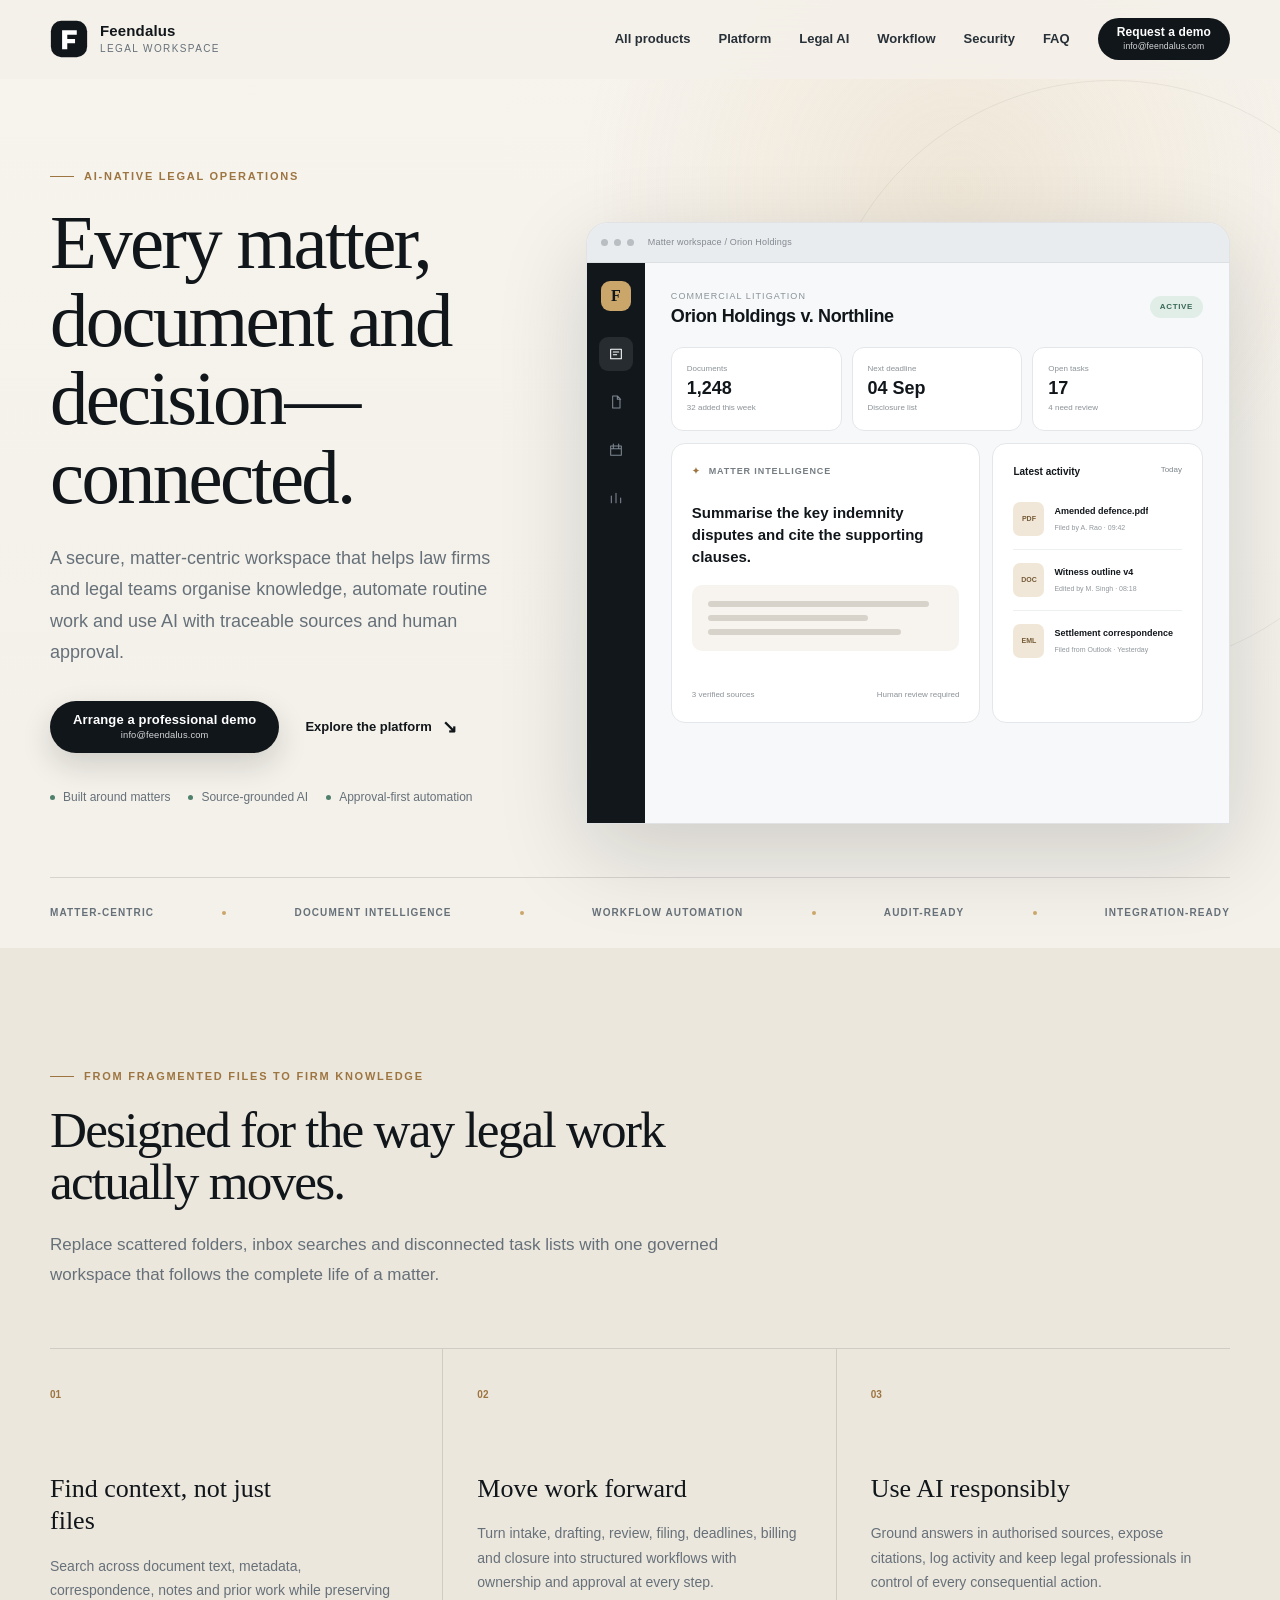
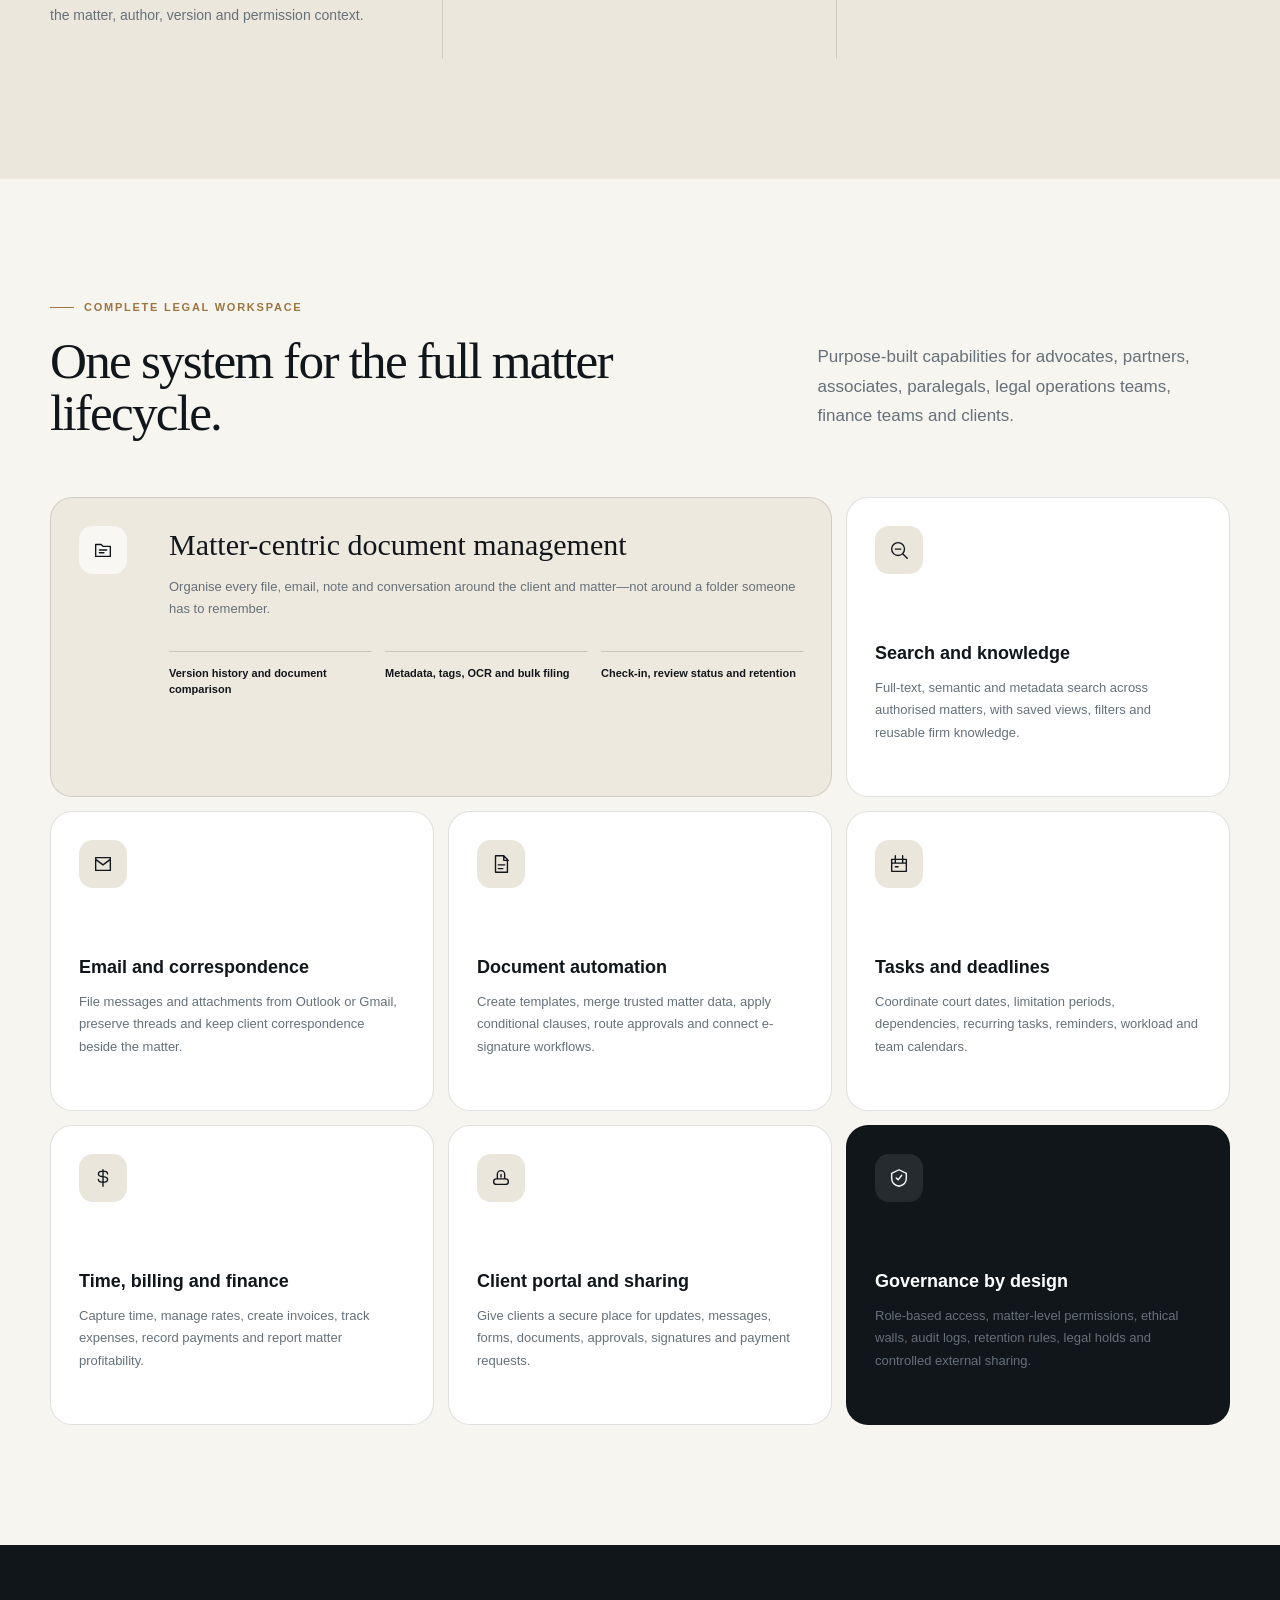
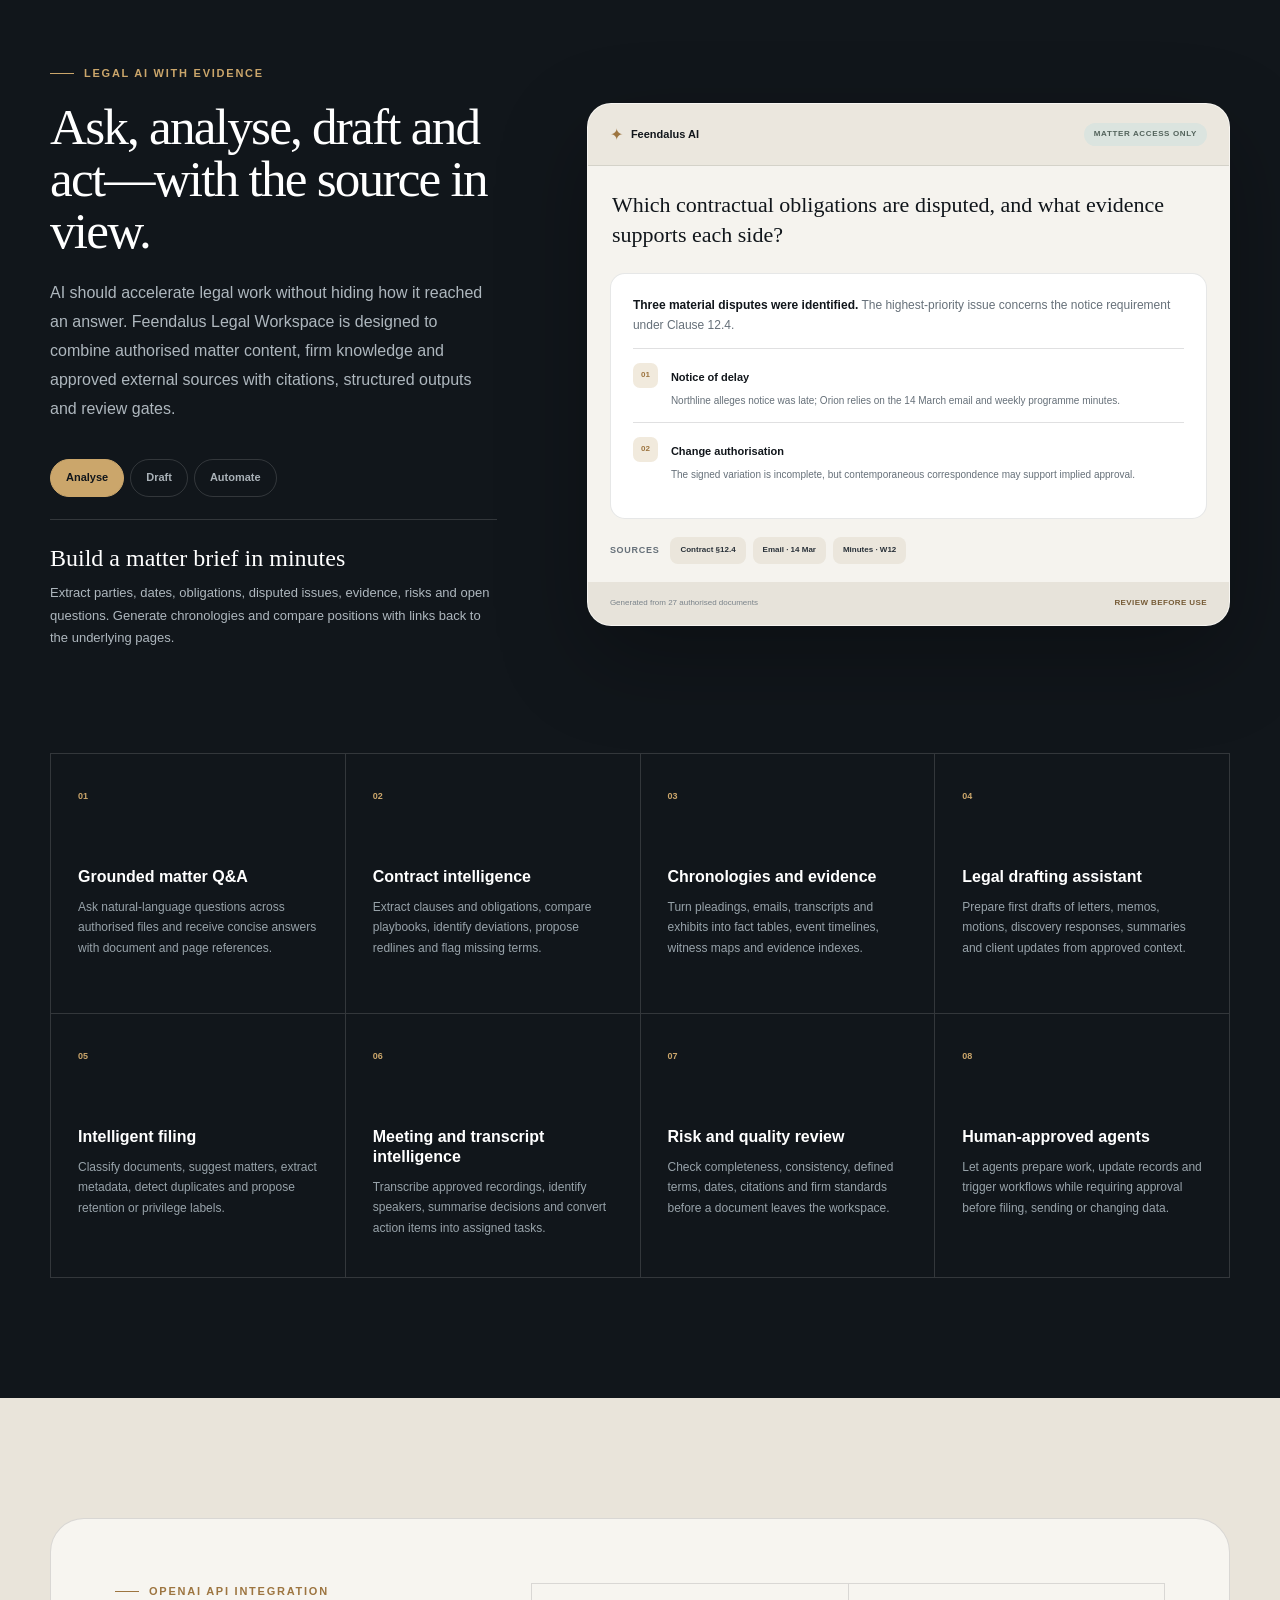
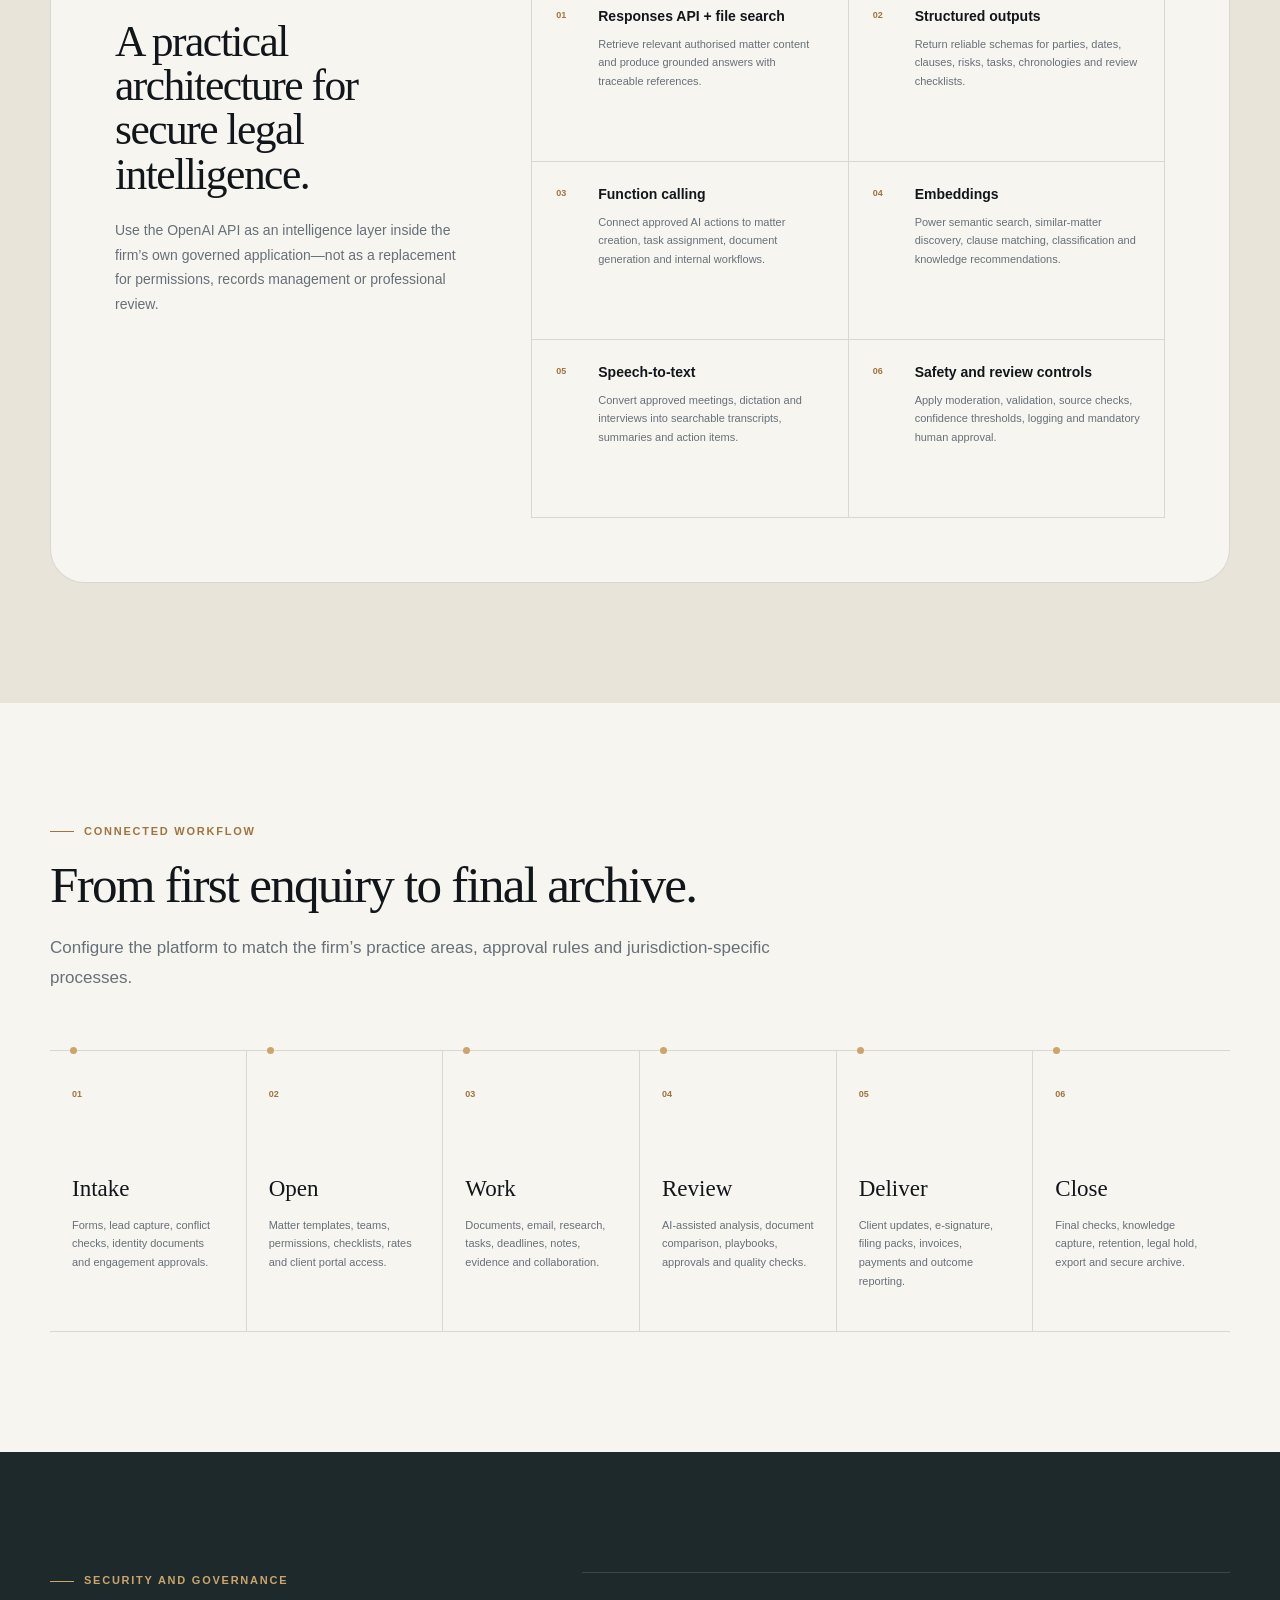
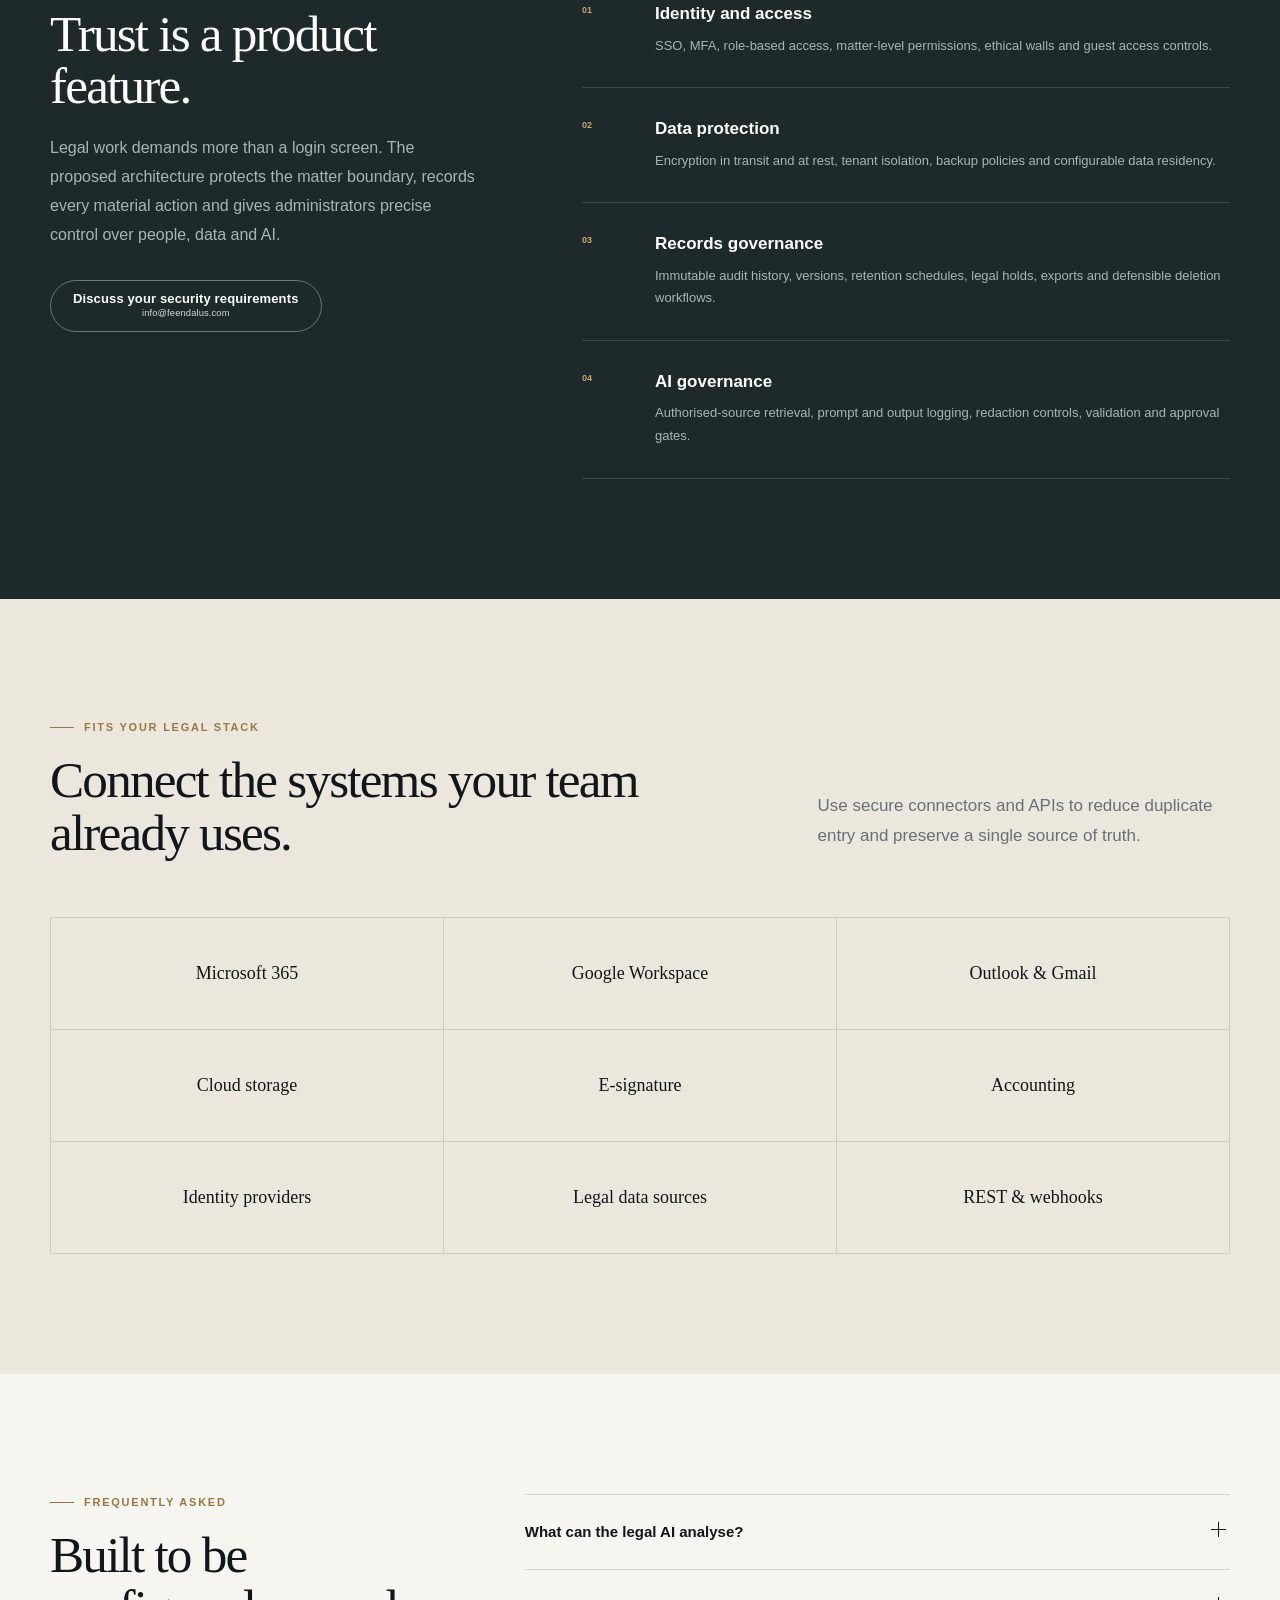
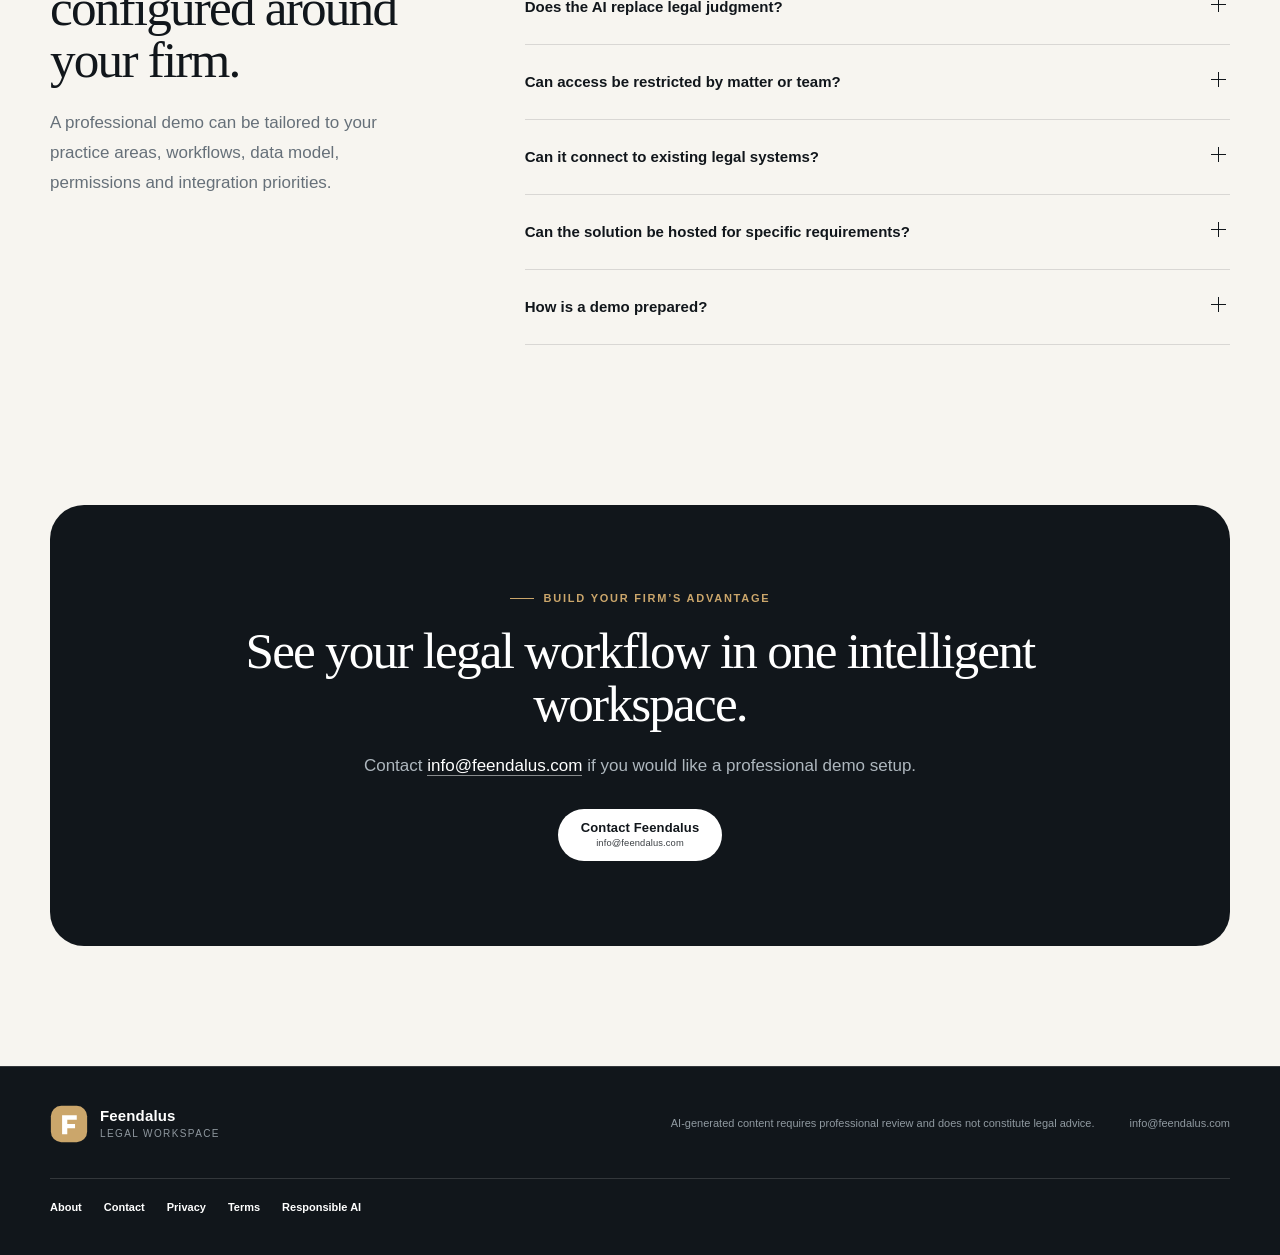
<file: legal-ai-document-management/index.html>
<!doctype html>
<html lang="en">
<head>
  <meta charset="utf-8">
  <meta name="viewport" content="width=device-width, initial-scale=1">
  <title>AI Legal Document & Matter Management | Feendalus</title>
  <meta name="description" content="A secure AI-powered legal workspace for documents, matters, deadlines, research, drafting, billing and client collaboration.">
  <meta name="robots" content="index,follow,max-image-preview:large">
  <meta name="theme-color" content="#101419">
  <meta name="author" content="Feendalus">
  <meta name="referrer" content="strict-origin-when-cross-origin">
  <link rel="canonical" href="https://www.feendalus.com/legal-ai-document-management/">
<link rel="icon" href="/favicon.ico" sizes="any">
<link rel="icon" href="/favicon.svg" type="image/svg+xml">
<link rel="apple-touch-icon" href="/apple-touch-icon.png">
<link rel="manifest" href="/site.webmanifest">

  <meta property="og:type" content="website">
  <meta property="og:site_name" content="Feendalus">
  <meta property="og:title" content="AI Legal Document & Matter Management | Feendalus">
  <meta property="og:description" content="One secure workspace for every legal matter, document, deadline and decision.">
  <meta property="og:url" content="https://www.feendalus.com/legal-ai-document-management/">
  <meta property="og:image" content="https://www.feendalus.com/og/legal-ai-workspace.jpg">
<meta property="og:image:secure_url" content="https://www.feendalus.com/og/legal-ai-workspace.jpg">
<meta property="og:image:type" content="image/jpeg">
<meta property="og:image:width" content="1200">
<meta property="og:image:height" content="630">
<meta property="og:image:alt" content="Feendalus Legal Workspace for AI-powered document and matter management">
  <meta name="twitter:card" content="summary_large_image">
  <meta name="twitter:title" content="AI Legal Document & Matter Management | Feendalus">
  <meta name="twitter:description" content="One secure workspace for every legal matter, document, deadline and decision.">
  <meta name="twitter:image" content="https://www.feendalus.com/og/legal-ai-workspace.jpg">
  <meta name="twitter:image:alt" content="Feendalus Legal Workspace for AI-powered document and matter management">

  <link rel="stylesheet" href="styles.css?v=20260722-2">

  <script type="application/ld+json">
  {
    "@context": "https://schema.org",
    "@graph": [
      {
        "@type": "Organization",
        "@id": "https://www.feendalus.com/#organization",
        "name": "Feendalus",
        "url": "https://www.feendalus.com/",
        "email": "info@feendalus.com"
      },
      {
        "@type": "SoftwareApplication",
        "@id": "https://www.feendalus.com/legal-ai-document-management/#software",
        "name": "Feendalus Legal Workspace",
        "applicationCategory": "BusinessApplication",
        "applicationSubCategory": "Legal document and matter management software",
        "operatingSystem": "Web",
        "description": "An AI-powered legal document and matter management workspace for law firms, advocates and legal teams.",
        "publisher": {"@id": "https://www.feendalus.com/#organization"},
        "featureList": [
          "Matter-centric document management",
          "Semantic and full-text search",
          "AI answers with source citations",
          "Document drafting and review",
          "Tasks, deadlines and calendar workflows",
          "Client portal and secure sharing",
          "Time, billing and reporting",
          "Role-based access and audit trails"
        ]
      },
      {
        "@type": "WebPage",
        "@id": "https://www.feendalus.com/legal-ai-document-management/#webpage",
        "url": "https://www.feendalus.com/legal-ai-document-management/",
        "name": "AI Legal Document & Matter Management",
        "description": "A secure AI-powered legal workspace for documents, matters, deadlines, research, drafting, billing and client collaboration.",
        "isPartOf": {"@id": "https://www.feendalus.com/#organization"},
        "about": {"@id": "https://www.feendalus.com/legal-ai-document-management/#software"}
      },
      {
        "@type": "FAQPage",
        "mainEntity": [
          {
            "@type": "Question",
            "name": "What can the legal AI analyse?",
            "acceptedAnswer": {"@type": "Answer", "text": "It can be configured to analyse authorised matter files, contracts, correspondence, transcripts, pleadings and firm knowledge while returning traceable source references for review."}
          },
          {
            "@type": "Question",
            "name": "Does the AI replace legal judgment?",
            "acceptedAnswer": {"@type": "Answer", "text": "No. The workspace is designed to assist legal professionals. Drafts, extracted facts, research and workflow actions remain subject to human review and approval."}
          },
          {
            "@type": "Question",
            "name": "Can access be restricted by matter or team?",
            "acceptedAnswer": {"@type": "Answer", "text": "Yes. The proposed platform supports role-based permissions, matter-level access, ethical walls, sharing controls and audit trails."}
          },
          {
            "@type": "Question",
            "name": "Can it connect to existing legal systems?",
            "acceptedAnswer": {"@type": "Answer", "text": "The architecture is integration-ready for productivity suites, email, cloud storage, e-signature, accounting, identity providers and approved legal data sources through APIs."}
          }
        ]
      }
    ]
  }
  </script>
</head>
<body>
  <a class="skip-link" href="#main">Skip to content</a>

  <header class="site-header" data-header>
    <div class="container header-inner">
      <a class="brand" href="/" aria-label="Feendalus product portfolio">
        <svg class="brand-mark" viewBox="0 0 44 44" role="img" aria-hidden="true">
          <rect x="1" y="1" width="42" height="42" rx="12" fill="currentColor"/>
          <path d="M14 12h17v5H20v5h9v5h-9v7h-6V12Z" fill="#fff"/>
        </svg>
        <span><strong>Feendalus</strong><small>Legal Workspace</small></span>
      </a>

      <button class="nav-toggle" type="button" aria-expanded="false" aria-controls="primary-nav" data-nav-toggle>
        <span class="sr-only">Toggle navigation</span>
        <span></span><span></span>
      </button>

      <nav id="primary-nav" class="primary-nav" aria-label="Primary navigation" data-nav>
        <a href="/">All products</a>
        <a href="#platform">Platform</a>
        <a href="#ai">Legal AI</a>
        <a href="#workflow">Workflow</a>
        <a href="#security">Security</a>
        <a href="#faq">FAQ</a>
        <a class="button button-small button-dark" href="mailto:info@feendalus.com?subject=Professional%20Legal%20Workspace%20Demo"><span style="display:flex;flex-direction:column;align-items:center;line-height:1.15"><span>Request a demo</span><small style="display:block;font-size:.72em;font-weight:500;opacity:.82;margin-top:.18em">info@feendalus.com</small></span></a>
      </nav>
    </div>
  </header>

  <main id="main">
    <section class="hero" id="top">
      <div class="container hero-grid">
        <div class="hero-copy reveal">
          <p class="eyebrow"><span></span> AI-native legal operations</p>
          <h1>Every matter, document and decision—connected.</h1>
          <p class="hero-lede">A secure, matter-centric workspace that helps law firms and legal teams organise knowledge, automate routine work and use AI with traceable sources and human approval.</p>
          <div class="hero-actions">
            <a class="button button-primary" href="mailto:info@feendalus.com?subject=Professional%20Legal%20Workspace%20Demo"><span style="display:flex;flex-direction:column;align-items:center;line-height:1.15"><span>Arrange a professional demo</span><small style="display:block;font-size:.72em;font-weight:500;opacity:.82;margin-top:.18em">info@feendalus.com</small></span></a>
            <a class="text-link" href="#platform">Explore the platform <span aria-hidden="true">↘</span></a>
          </div>
          <ul class="hero-points" aria-label="Product principles">
            <li>Built around matters</li>
            <li>Source-grounded AI</li>
            <li>Approval-first automation</li>
          </ul>
        </div>

        <div class="product-shell reveal" aria-label="Illustrative legal workspace interface">
          <div class="window-bar">
            <span class="window-dot"></span><span class="window-dot"></span><span class="window-dot"></span>
            <span class="window-title">Matter workspace / Orion Holdings</span>
          </div>
          <div class="app-frame">
            <aside class="app-sidebar">
              <div class="app-logo">F</div>
              <button class="app-nav-item active" type="button" aria-label="Matter overview">
                <svg viewBox="0 0 24 24" aria-hidden="true"><path d="M4 5h16v14H4zM8 9h8M8 13h5"/></svg>
              </button>
              <button class="app-nav-item" type="button" aria-label="Documents">
                <svg viewBox="0 0 24 24" aria-hidden="true"><path d="M7 3h7l4 4v14H7zM14 3v5h5"/></svg>
              </button>
              <button class="app-nav-item" type="button" aria-label="Calendar">
                <svg viewBox="0 0 24 24" aria-hidden="true"><path d="M4 6h16v14H4zM8 3v6M16 3v6M4 10h16"/></svg>
              </button>
              <button class="app-nav-item" type="button" aria-label="Analytics">
                <svg viewBox="0 0 24 24" aria-hidden="true"><path d="M5 19V9M12 19V5M19 19v-7"/></svg>
              </button>
            </aside>

            <div class="app-main">
              <div class="matter-heading">
                <div>
                  <p>Commercial litigation</p>
                  <h2>Orion Holdings v. Northline</h2>
                </div>
                <span class="status-chip">Active</span>
              </div>

              <div class="app-stats">
                <article><span>Documents</span><strong>1,248</strong><small>32 added this week</small></article>
                <article><span>Next deadline</span><strong>04 Sep</strong><small>Disclosure list</small></article>
                <article><span>Open tasks</span><strong>17</strong><small>4 need review</small></article>
              </div>

              <div class="workspace-grid">
                <section class="ai-panel">
                  <div class="panel-label"><span class="spark">✦</span> Matter intelligence</div>
                  <p class="ai-question" data-demo-question>Summarise the key indemnity disputes and cite the supporting clauses.</p>
                  <div class="ai-answer">
                    <span class="answer-line wide"></span>
                    <span class="answer-line"></span>
                    <span class="answer-line medium"></span>
                  </div>
                  <div class="source-row"><span>3 verified sources</span><span>Human review required</span></div>
                </section>

                <section class="activity-panel">
                  <div class="panel-title"><strong>Latest activity</strong><span>Today</span></div>
                  <ol class="activity-list">
                    <li><span class="file-icon">PDF</span><div><strong>Amended defence.pdf</strong><small>Filed by A. Rao · 09:42</small></div></li>
                    <li><span class="file-icon">DOC</span><div><strong>Witness outline v4</strong><small>Edited by M. Singh · 08:18</small></div></li>
                    <li><span class="file-icon">EML</span><div><strong>Settlement correspondence</strong><small>Filed from Outlook · Yesterday</small></div></li>
                  </ol>
                </section>
              </div>
            </div>
          </div>
        </div>
      </div>

      <div class="container principle-strip reveal" aria-label="Platform capabilities">
        <span>Matter-centric</span><i></i>
        <span>Document intelligence</span><i></i>
        <span>Workflow automation</span><i></i>
        <span>Audit-ready</span><i></i>
        <span>Integration-ready</span>
      </div>
    </section>

    <section class="outcomes section">
      <div class="container">
        <div class="section-heading narrow reveal">
          <p class="eyebrow"><span></span> From fragmented files to firm knowledge</p>
          <h2>Designed for the way legal work actually moves.</h2>
          <p>Replace scattered folders, inbox searches and disconnected task lists with one governed workspace that follows the complete life of a matter.</p>
        </div>
        <div class="outcome-grid">
          <article class="outcome-card reveal">
            <span class="card-number">01</span>
            <h3>Find context, not just files</h3>
            <p>Search across document text, metadata, correspondence, notes and prior work while preserving the matter, author, version and permission context.</p>
          </article>
          <article class="outcome-card reveal">
            <span class="card-number">02</span>
            <h3>Move work forward</h3>
            <p>Turn intake, drafting, review, filing, deadlines, billing and closure into structured workflows with ownership and approval at every step.</p>
          </article>
          <article class="outcome-card reveal">
            <span class="card-number">03</span>
            <h3>Use AI responsibly</h3>
            <p>Ground answers in authorised sources, expose citations, log activity and keep legal professionals in control of every consequential action.</p>
          </article>
        </div>
      </div>
    </section>

    <section class="platform section" id="platform">
      <div class="container">
        <div class="section-heading split reveal">
          <div>
            <p class="eyebrow"><span></span> Complete legal workspace</p>
            <h2>One system for the full matter lifecycle.</h2>
          </div>
          <p>Purpose-built capabilities for advocates, partners, associates, paralegals, legal operations teams, finance teams and clients.</p>
        </div>

        <div class="feature-grid">
          <article class="feature-card feature-card-wide reveal">
            <div class="feature-icon">
              <svg viewBox="0 0 24 24" aria-hidden="true"><path d="M4 6h6l2 2h8v11H4zM8 12h8M8 15h5"/></svg>
            </div>
            <div>
              <h3>Matter-centric document management</h3>
              <p>Organise every file, email, note and conversation around the client and matter—not around a folder someone has to remember.</p>
              <ul class="mini-list">
                <li>Version history and document comparison</li>
                <li>Metadata, tags, OCR and bulk filing</li>
                <li>Check-in, review status and retention</li>
              </ul>
            </div>
          </article>

          <article class="feature-card reveal">
            <div class="feature-icon"><svg viewBox="0 0 24 24" aria-hidden="true"><circle cx="11" cy="11" r="7"/><path d="m16 16 5 5M8 11h6"/></svg></div>
            <h3>Search and knowledge</h3>
            <p>Full-text, semantic and metadata search across authorised matters, with saved views, filters and reusable firm knowledge.</p>
          </article>

          <article class="feature-card reveal">
            <div class="feature-icon"><svg viewBox="0 0 24 24" aria-hidden="true"><path d="M4 5h16v14H4zM4 7l8 6 8-6"/></svg></div>
            <h3>Email and correspondence</h3>
            <p>File messages and attachments from Outlook or Gmail, preserve threads and keep client correspondence beside the matter.</p>
          </article>

          <article class="feature-card reveal">
            <div class="feature-icon"><svg viewBox="0 0 24 24" aria-hidden="true"><path d="M6 3h9l4 4v14H6zM15 3v5h5M9 13h7M9 17h5"/></svg></div>
            <h3>Document automation</h3>
            <p>Create templates, merge trusted matter data, apply conditional clauses, route approvals and connect e-signature workflows.</p>
          </article>

          <article class="feature-card reveal">
            <div class="feature-icon"><svg viewBox="0 0 24 24" aria-hidden="true"><path d="M4 7h16v13H4zM8 3v8M16 3v8M4 11h16M8 15h3"/></svg></div>
            <h3>Tasks and deadlines</h3>
            <p>Coordinate court dates, limitation periods, dependencies, recurring tasks, reminders, workload and team calendars.</p>
          </article>

          <article class="feature-card reveal">
            <div class="feature-icon"><svg viewBox="0 0 24 24" aria-hidden="true"><path d="M12 3v18M17 7.5c0-2-2-3-5-3s-5 1.2-5 3 1.4 2.7 5 3 5 1.2 5 3-2 3-5 3-5-1-5-3"/></svg></div>
            <h3>Time, billing and finance</h3>
            <p>Capture time, manage rates, create invoices, track expenses, record payments and report matter profitability.</p>
          </article>

          <article class="feature-card reveal">
            <div class="feature-icon"><svg viewBox="0 0 24 24" aria-hidden="true"><path d="M7 19c-2 0-3-1-3-3s1-3 3-3h10c2 0 3 1 3 3s-1 3-3 3zM8 13V8a4 4 0 0 1 8 0v5M12 8v3"/></svg></div>
            <h3>Client portal and sharing</h3>
            <p>Give clients a secure place for updates, messages, forms, documents, approvals, signatures and payment requests.</p>
          </article>

          <article class="feature-card feature-card-dark reveal">
            <div class="feature-icon"><svg viewBox="0 0 24 24" aria-hidden="true"><path d="M12 3 4 7v5c0 5 3 8 8 9 5-1 8-4 8-9V7zM9 12l2 2 4-5"/></svg></div>
            <h3>Governance by design</h3>
            <p>Role-based access, matter-level permissions, ethical walls, audit logs, retention rules, legal holds and controlled external sharing.</p>
          </article>
        </div>
      </div>
    </section>

    <section class="ai-section section" id="ai">
      <div class="container ai-layout">
        <div class="ai-copy reveal">
          <p class="eyebrow eyebrow-light"><span></span> Legal AI with evidence</p>
          <h2>Ask, analyse, draft and act—with the source in view.</h2>
          <p>AI should accelerate legal work without hiding how it reached an answer. Feendalus Legal Workspace is designed to combine authorised matter content, firm knowledge and approved external sources with citations, structured outputs and review gates.</p>
          <div class="ai-controls" role="tablist" aria-label="AI capabilities">
            <button class="ai-tab active" type="button" role="tab" aria-selected="true" data-ai-tab="analyse">Analyse</button>
            <button class="ai-tab" type="button" role="tab" aria-selected="false" data-ai-tab="draft">Draft</button>
            <button class="ai-tab" type="button" role="tab" aria-selected="false" data-ai-tab="automate">Automate</button>
          </div>
          <div class="ai-tab-content" data-ai-content>
            <h3>Build a matter brief in minutes</h3>
            <p>Extract parties, dates, obligations, disputed issues, evidence, risks and open questions. Generate chronologies and compare positions with links back to the underlying pages.</p>
          </div>
        </div>

        <div class="ai-console reveal" aria-label="Illustrative AI analysis panel">
          <div class="console-top">
            <div><span class="console-spark">✦</span><strong>Feendalus AI</strong></div>
            <span class="private-chip">Matter access only</span>
          </div>
          <div class="console-query">Which contractual obligations are disputed, and what evidence supports each side?</div>
          <div class="console-response">
            <p><strong>Three material disputes were identified.</strong> The highest-priority issue concerns the notice requirement under Clause 12.4.</p>
            <div class="finding">
              <span>01</span>
              <div><strong>Notice of delay</strong><p>Northline alleges notice was late; Orion relies on the 14 March email and weekly programme minutes.</p></div>
            </div>
            <div class="finding">
              <span>02</span>
              <div><strong>Change authorisation</strong><p>The signed variation is incomplete, but contemporaneous correspondence may support implied approval.</p></div>
            </div>
          </div>
          <div class="console-sources">
            <span>Sources</span>
            <button type="button">Contract §12.4</button>
            <button type="button">Email · 14 Mar</button>
            <button type="button">Minutes · W12</button>
          </div>
          <div class="console-footer"><span>Generated from 27 authorised documents</span><strong>Review before use</strong></div>
        </div>
      </div>

      <div class="container ai-capabilities">
        <article class="reveal"><span>01</span><h3>Grounded matter Q&amp;A</h3><p>Ask natural-language questions across authorised files and receive concise answers with document and page references.</p></article>
        <article class="reveal"><span>02</span><h3>Contract intelligence</h3><p>Extract clauses and obligations, compare playbooks, identify deviations, propose redlines and flag missing terms.</p></article>
        <article class="reveal"><span>03</span><h3>Chronologies and evidence</h3><p>Turn pleadings, emails, transcripts and exhibits into fact tables, event timelines, witness maps and evidence indexes.</p></article>
        <article class="reveal"><span>04</span><h3>Legal drafting assistant</h3><p>Prepare first drafts of letters, memos, motions, discovery responses, summaries and client updates from approved context.</p></article>
        <article class="reveal"><span>05</span><h3>Intelligent filing</h3><p>Classify documents, suggest matters, extract metadata, detect duplicates and propose retention or privilege labels.</p></article>
        <article class="reveal"><span>06</span><h3>Meeting and transcript intelligence</h3><p>Transcribe approved recordings, identify speakers, summarise decisions and convert action items into assigned tasks.</p></article>
        <article class="reveal"><span>07</span><h3>Risk and quality review</h3><p>Check completeness, consistency, defined terms, dates, citations and firm standards before a document leaves the workspace.</p></article>
        <article class="reveal"><span>08</span><h3>Human-approved agents</h3><p>Let agents prepare work, update records and trigger workflows while requiring approval before filing, sending or changing data.</p></article>
      </div>
    </section>

    <section class="openai-section section">
      <div class="container openai-card reveal">
        <div class="openai-heading">
          <p class="eyebrow"><span></span> OpenAI API integration</p>
          <h2>A practical architecture for secure legal intelligence.</h2>
          <p>Use the OpenAI API as an intelligence layer inside the firm’s own governed application—not as a replacement for permissions, records management or professional review.</p>
        </div>
        <div class="architecture-grid">
          <article><span>01</span><div><h3>Responses API + file search</h3><p>Retrieve relevant authorised matter content and produce grounded answers with traceable references.</p></div></article>
          <article><span>02</span><div><h3>Structured outputs</h3><p>Return reliable schemas for parties, dates, clauses, risks, tasks, chronologies and review checklists.</p></div></article>
          <article><span>03</span><div><h3>Function calling</h3><p>Connect approved AI actions to matter creation, task assignment, document generation and internal workflows.</p></div></article>
          <article><span>04</span><div><h3>Embeddings</h3><p>Power semantic search, similar-matter discovery, clause matching, classification and knowledge recommendations.</p></div></article>
          <article><span>05</span><div><h3>Speech-to-text</h3><p>Convert approved meetings, dictation and interviews into searchable transcripts, summaries and action items.</p></div></article>
          <article><span>06</span><div><h3>Safety and review controls</h3><p>Apply moderation, validation, source checks, confidence thresholds, logging and mandatory human approval.</p></div></article>
        </div>
      </div>
    </section>

    <section class="workflow section" id="workflow">
      <div class="container">
        <div class="section-heading narrow reveal">
          <p class="eyebrow"><span></span> Connected workflow</p>
          <h2>From first enquiry to final archive.</h2>
          <p>Configure the platform to match the firm’s practice areas, approval rules and jurisdiction-specific processes.</p>
        </div>

        <div class="timeline reveal" aria-label="Matter lifecycle">
          <article><span>01</span><h3>Intake</h3><p>Forms, lead capture, conflict checks, identity documents and engagement approvals.</p></article>
          <article><span>02</span><h3>Open</h3><p>Matter templates, teams, permissions, checklists, rates and client portal access.</p></article>
          <article><span>03</span><h3>Work</h3><p>Documents, email, research, tasks, deadlines, notes, evidence and collaboration.</p></article>
          <article><span>04</span><h3>Review</h3><p>AI-assisted analysis, document comparison, playbooks, approvals and quality checks.</p></article>
          <article><span>05</span><h3>Deliver</h3><p>Client updates, e-signature, filing packs, invoices, payments and outcome reporting.</p></article>
          <article><span>06</span><h3>Close</h3><p>Final checks, knowledge capture, retention, legal hold, export and secure archive.</p></article>
        </div>
      </div>
    </section>

    <section class="security section" id="security">
      <div class="container security-grid">
        <div class="security-copy reveal">
          <p class="eyebrow eyebrow-light"><span></span> Security and governance</p>
          <h2>Trust is a product feature.</h2>
          <p>Legal work demands more than a login screen. The proposed architecture protects the matter boundary, records every material action and gives administrators precise control over people, data and AI.</p>
          <a class="button button-outline" href="mailto:info@feendalus.com?subject=Legal%20Workspace%20Security%20Architecture"><span style="display:flex;flex-direction:column;align-items:center;line-height:1.15"><span>Discuss your security requirements</span><small style="display:block;font-size:.72em;font-weight:500;opacity:.82;margin-top:.18em">info@feendalus.com</small></span></a>
        </div>
        <div class="security-list reveal">
          <article><span>01</span><div><h3>Identity and access</h3><p>SSO, MFA, role-based access, matter-level permissions, ethical walls and guest access controls.</p></div></article>
          <article><span>02</span><div><h3>Data protection</h3><p>Encryption in transit and at rest, tenant isolation, backup policies and configurable data residency.</p></div></article>
          <article><span>03</span><div><h3>Records governance</h3><p>Immutable audit history, versions, retention schedules, legal holds, exports and defensible deletion workflows.</p></div></article>
          <article><span>04</span><div><h3>AI governance</h3><p>Authorised-source retrieval, prompt and output logging, redaction controls, validation and approval gates.</p></div></article>
        </div>
      </div>
    </section>

    <section class="integrations section">
      <div class="container">
        <div class="section-heading split reveal">
          <div>
            <p class="eyebrow"><span></span> Fits your legal stack</p>
            <h2>Connect the systems your team already uses.</h2>
          </div>
          <p>Use secure connectors and APIs to reduce duplicate entry and preserve a single source of truth.</p>
        </div>
        <div class="integration-grid reveal" aria-label="Potential integration categories">
          <span>Microsoft 365</span>
          <span>Google Workspace</span>
          <span>Outlook &amp; Gmail</span>
          <span>Cloud storage</span>
          <span>E-signature</span>
          <span>Accounting</span>
          <span>Identity providers</span>
          <span>Legal data sources</span>
          <span>REST &amp; webhooks</span>
        </div>
      </div>
    </section>

    <section class="faq section" id="faq">
      <div class="container faq-grid">
        <div class="section-heading reveal">
          <p class="eyebrow"><span></span> Frequently asked</p>
          <h2>Built to be configured around your firm.</h2>
          <p>A professional demo can be tailored to your practice areas, workflows, data model, permissions and integration priorities.</p>
        </div>
        <div class="faq-list reveal">
          <details>
            <summary>What can the legal AI analyse?</summary>
            <p>It can be configured to analyse authorised matter files, contracts, correspondence, transcripts, pleadings and firm knowledge while returning traceable source references for review.</p>
          </details>
          <details>
            <summary>Does the AI replace legal judgment?</summary>
            <p>No. The workspace is designed to assist legal professionals. Drafts, extracted facts, research and workflow actions remain subject to human review and approval.</p>
          </details>
          <details>
            <summary>Can access be restricted by matter or team?</summary>
            <p>Yes. The proposed platform supports role-based permissions, matter-level access, ethical walls, sharing controls and audit trails.</p>
          </details>
          <details>
            <summary>Can it connect to existing legal systems?</summary>
            <p>The architecture is integration-ready for productivity suites, email, cloud storage, e-signature, accounting, identity providers and approved legal data sources through APIs.</p>
          </details>
          <details>
            <summary>Can the solution be hosted for specific requirements?</summary>
            <p>Deployment, residency, identity, integration and security controls can be designed around the organisation’s technical and regulatory requirements.</p>
          </details>
          <details>
            <summary>How is a demo prepared?</summary>
            <p>We map your highest-value workflow, configure representative matters and documents, and demonstrate the user experience, AI controls, security model and integration approach.</p>
          </details>
        </div>
      </div>
    </section>

    <section class="cta-section">
      <div class="container cta-card reveal">
        <p class="eyebrow eyebrow-light"><span></span> Build your firm’s advantage</p>
        <h2>See your legal workflow in one intelligent workspace.</h2>
        <p>Contact <a href="mailto:info@feendalus.com?subject=Professional%20Legal%20Workspace%20Demo">info@feendalus.com</a> if you would like a professional demo setup.</p>
        <a class="button button-light" href="mailto:info@feendalus.com?subject=Professional%20Legal%20Workspace%20Demo"><span style="display:flex;flex-direction:column;align-items:center;line-height:1.15"><span>Contact Feendalus</span><small style="display:block;font-size:.72em;font-weight:500;opacity:.82;margin-top:.18em">info@feendalus.com</small></span></a>
      </div>
    </section>
  </main>

  <footer class="site-footer">
    <div class="container footer-inner">
      <a class="brand brand-footer" href="/" aria-label="Feendalus product portfolio">
        <svg class="brand-mark" viewBox="0 0 44 44" role="img" aria-hidden="true"><rect x="1" y="1" width="42" height="42" rx="12" fill="currentColor"/><path d="M14 12h17v5H20v5h9v5h-9v7h-6V12Z" fill="#fff"/></svg>
        <span><strong>Feendalus</strong><small>Legal Workspace</small></span>
      </a>
      <p>AI-generated content requires professional review and does not constitute legal advice.</p>
      <a href="mailto:info@feendalus.com">info@feendalus.com</a>
    <nav class="footer-links" aria-label="Company information">
  <a href="/about/">About</a>
  <a href="/contact/">Contact</a>
  <a href="/privacy/">Privacy</a>
  <a href="/terms/">Terms</a>
  <a href="/responsible-ai/">Responsible AI</a>
</nav>
</div>
  </footer>

  <script src="script.js?v=20260722-2" defer></script>
</body>
</html>
</file>
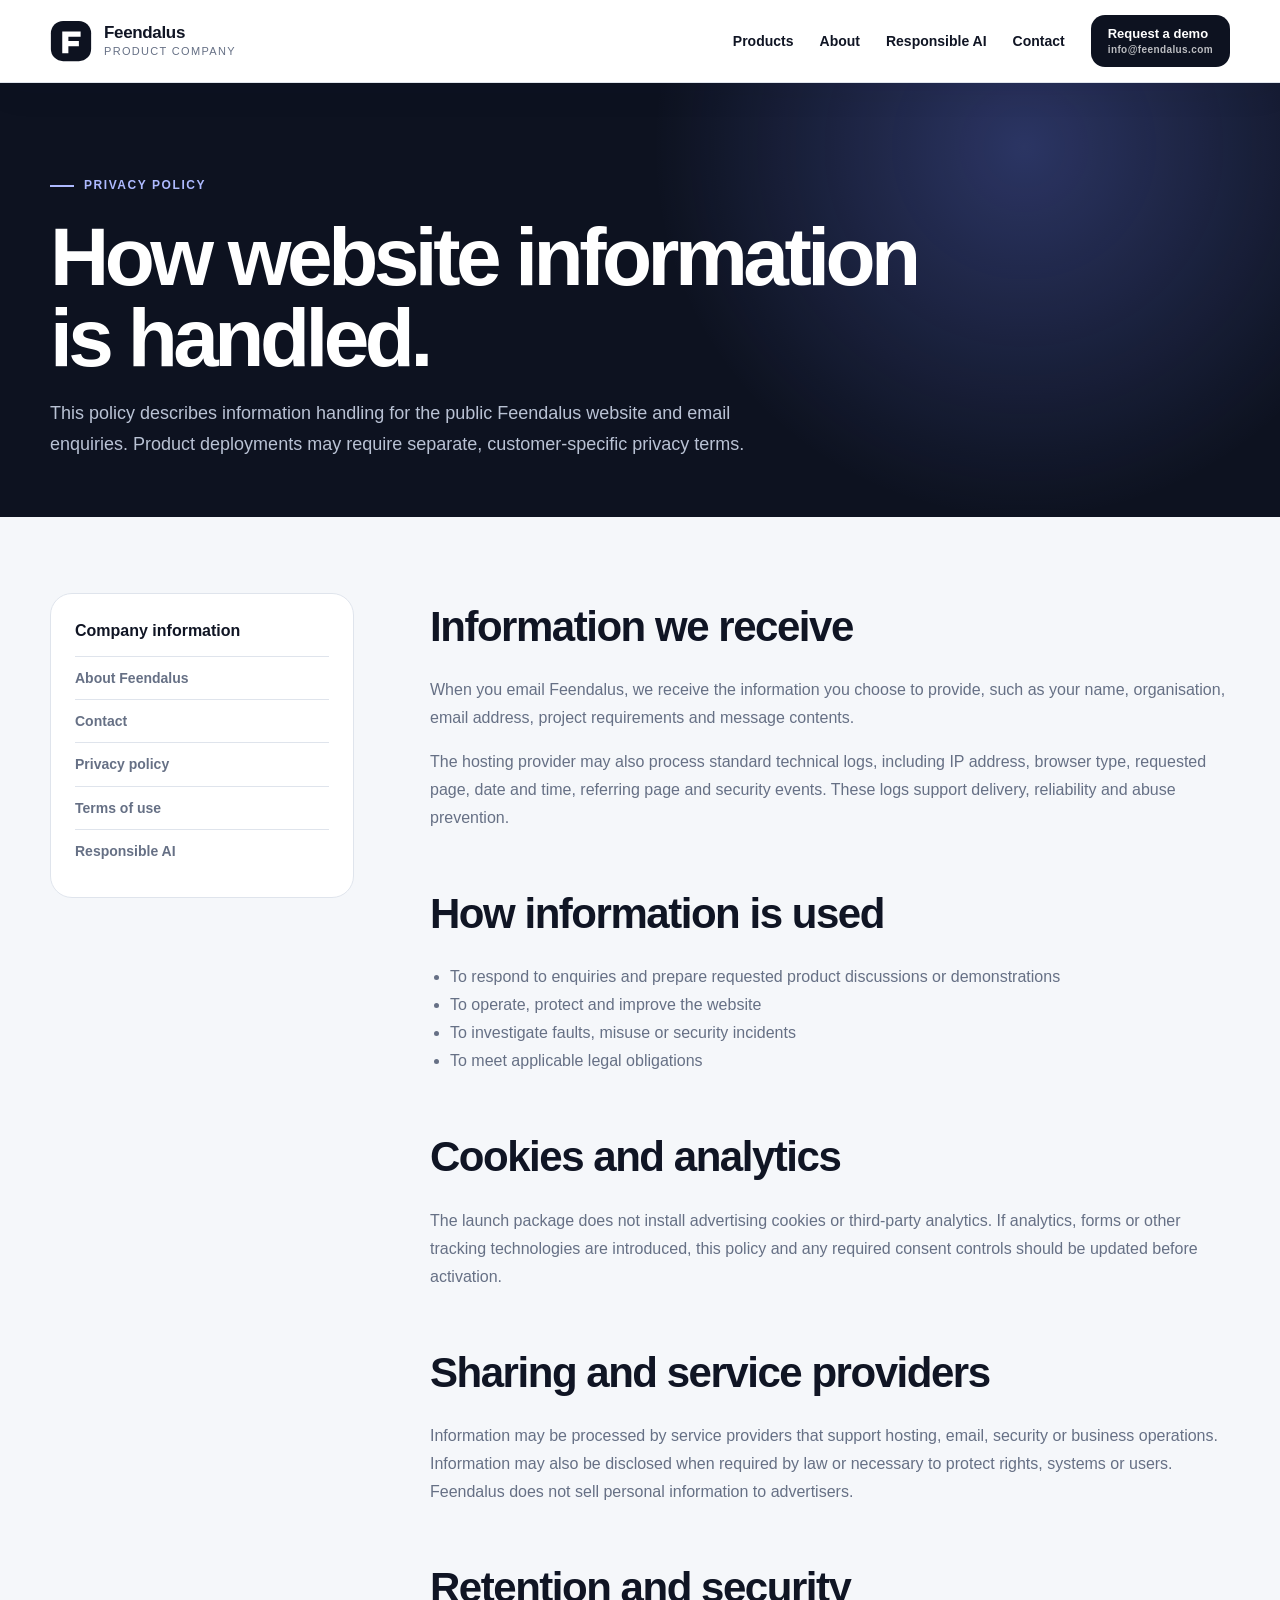
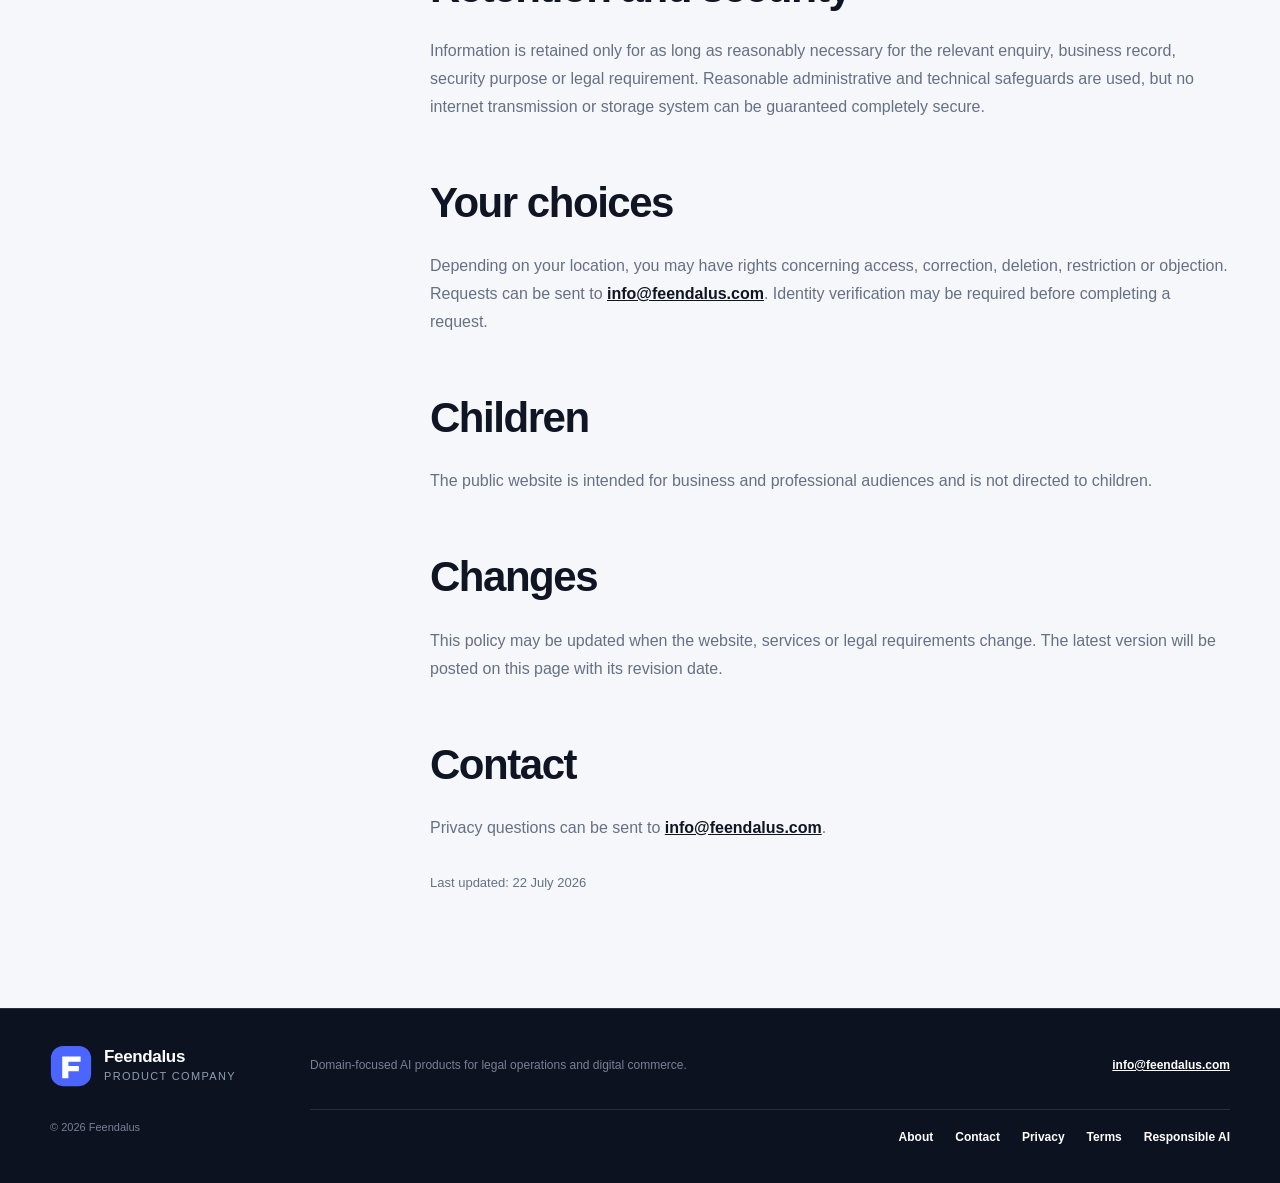
<file: privacy/index.html>
<!doctype html>
<html lang="en">
<head>
  <meta charset="utf-8">
  <meta name="viewport" content="width=device-width, initial-scale=1">
  <title>Privacy Policy | Feendalus</title>
  <meta name="description" content="Read the Feendalus website privacy policy, including information handling for enquiries, server logs, security, retention and user choices.">
  <meta name="robots" content="index,follow,max-image-preview:large,max-snippet:-1">
  <meta name="theme-color" content="#0d1220">
  <meta name="author" content="Feendalus">
  <meta name="referrer" content="strict-origin-when-cross-origin">
  <link rel="canonical" href="https://www.feendalus.com/privacy/">
  <link rel="icon" href="/favicon.ico" sizes="any">
  <link rel="icon" href="/favicon.svg" type="image/svg+xml">
  <link rel="apple-touch-icon" href="/apple-touch-icon.png">
  <link rel="manifest" href="/site.webmanifest">
  <meta property="og:type" content="website">
  <meta property="og:site_name" content="Feendalus">
  <meta property="og:title" content="Privacy Policy | Feendalus">
  <meta property="og:description" content="Read the Feendalus website privacy policy, including information handling for enquiries, server logs, security, retention and user choices.">
  <meta property="og:url" content="https://www.feendalus.com/privacy/">
  <meta property="og:image" content="https://www.feendalus.com/og/feendalus-products.jpg">
  <meta property="og:image:secure_url" content="https://www.feendalus.com/og/feendalus-products.jpg">
  <meta property="og:image:type" content="image/jpeg">
  <meta property="og:image:width" content="1200">
  <meta property="og:image:height" content="630">
  <meta property="og:image:alt" content="Feendalus domain-focused AI product company">
  <meta name="twitter:card" content="summary_large_image">
  <meta name="twitter:title" content="Privacy Policy | Feendalus">
  <meta name="twitter:description" content="Read the Feendalus website privacy policy, including information handling for enquiries, server logs, security, retention and user choices.">
  <meta name="twitter:image" content="https://www.feendalus.com/og/feendalus-products.jpg">
  <meta name="twitter:image:alt" content="Feendalus domain-focused AI product company">
  <link rel="stylesheet" href="/styles.css?v=20260722-2">
  <script type="application/ld+json">{"@context": "https://schema.org", "@graph": [{"@type": "Organization", "@id": "https://www.feendalus.com/#organization", "name": "Feendalus", "url": "https://www.feendalus.com/", "email": "info@feendalus.com"}, {"@type": "WebPage", "@id": "https://www.feendalus.com/privacy/#webpage", "url": "https://www.feendalus.com/privacy/", "name": "Privacy Policy | Feendalus", "description": "Read the Feendalus website privacy policy, including information handling for enquiries, server logs, security, retention and user choices.", "isPartOf": {"@id": "https://www.feendalus.com/#website"}, "publisher": {"@id": "https://www.feendalus.com/#organization"}}]}</script>
</head>
<body>
  <a class="skip-link" href="#main">Skip to content</a>
  <header class="site-header utility-header" data-header>
    <div class="container header-inner">
      <a class="brand" href="/" aria-label="Feendalus home">
        <svg class="brand-mark" viewBox="0 0 48 48" aria-hidden="true"><rect x="1" y="1" width="46" height="46" rx="14" fill="currentColor"/><path d="M14 13h21v6H21v5h12v6H21v8h-7V13Z" fill="#fff"/></svg>
        <span><strong>Feendalus</strong><small>Product company</small></span>
      </a>
      <button class="nav-toggle" type="button" aria-expanded="false" aria-controls="primary-nav" data-nav-toggle><span class="sr-only">Toggle navigation</span><span></span><span></span></button>
<nav id="primary-nav" class="primary-nav" aria-label="Primary navigation" data-nav>
  <a href="/#products">Products</a>
  <a href="/about/">About</a>
  <a href="/responsible-ai/">Responsible AI</a>
  <a href="/contact/">Contact</a>
  <a class="button button-small button-dark" href="mailto:info@feendalus.com?subject=Feendalus%20Product%20Demo">
    <span>Request a demo</span>
    <small>info@feendalus.com</small>
  </a>
</nav>
    </div>
  </header>
  <main id="main" class="utility-main">
    <section class="utility-hero">
      <div class="container">
        <p class="eyebrow light"><span></span> Privacy policy</p>
        <h1>How website information is handled.</h1>
        <p>This policy describes information handling for the public Feendalus website and email enquiries. Product deployments may require separate, customer-specific privacy terms.</p>
      </div>
    </section>
    <section class="utility-section">
      <div class="container utility-layout">
        <aside class="utility-aside">
          <strong>Company information</strong>
          <a href="/about/">About Feendalus</a>
          <a href="/contact/">Contact</a>
          <a href="/privacy/">Privacy policy</a>
          <a href="/terms/">Terms of use</a>
          <a href="/responsible-ai/">Responsible AI</a>
        </aside>
        <article class="utility-copy">
<h2>Information we receive</h2>
<p>When you email Feendalus, we receive the information you choose to provide, such as your name, organisation, email address, project requirements and message contents.</p>
<p>The hosting provider may also process standard technical logs, including IP address, browser type, requested page, date and time, referring page and security events. These logs support delivery, reliability and abuse prevention.</p>
<h2>How information is used</h2>
<ul><li>To respond to enquiries and prepare requested product discussions or demonstrations</li><li>To operate, protect and improve the website</li><li>To investigate faults, misuse or security incidents</li><li>To meet applicable legal obligations</li></ul>
<h2>Cookies and analytics</h2>
<p>The launch package does not install advertising cookies or third-party analytics. If analytics, forms or other tracking technologies are introduced, this policy and any required consent controls should be updated before activation.</p>
<h2>Sharing and service providers</h2>
<p>Information may be processed by service providers that support hosting, email, security or business operations. Information may also be disclosed when required by law or necessary to protect rights, systems or users. Feendalus does not sell personal information to advertisers.</p>
<h2>Retention and security</h2>
<p>Information is retained only for as long as reasonably necessary for the relevant enquiry, business record, security purpose or legal requirement. Reasonable administrative and technical safeguards are used, but no internet transmission or storage system can be guaranteed completely secure.</p>
<h2>Your choices</h2>
<p>Depending on your location, you may have rights concerning access, correction, deletion, restriction or objection. Requests can be sent to <a href="mailto:info@feendalus.com?subject=Privacy%20Request">info@feendalus.com</a>. Identity verification may be required before completing a request.</p>
<h2>Children</h2>
<p>The public website is intended for business and professional audiences and is not directed to children.</p>
<h2>Changes</h2>
<p>This policy may be updated when the website, services or legal requirements change. The latest version will be posted on this page with its revision date.</p>
<h2>Contact</h2>
<p>Privacy questions can be sent to <a href="mailto:info@feendalus.com?subject=Privacy%20Question">info@feendalus.com</a>.</p>

          <p class="utility-meta">Last updated: 22 July 2026</p>
        </article>
      </div>
    </section>
  </main>
<footer class="site-footer">
  <div class="container footer-grid">
    <a class="brand footer-brand" href="/" aria-label="Feendalus home">
      <svg class="brand-mark" viewBox="0 0 48 48" aria-hidden="true"><rect x="1" y="1" width="46" height="46" rx="14" fill="currentColor"/><path d="M14 13h21v6H21v5h12v6H21v8h-7V13Z" fill="#fff"/></svg>
      <span><strong>Feendalus</strong><small>Product company</small></span>
    </a>
    <p>Domain-focused AI products for legal operations and digital commerce.</p>
    <a href="mailto:info@feendalus.com">info@feendalus.com</a>
    <small>© <span data-year></span> Feendalus</small>
    <nav class="footer-links" aria-label="Company information">
      <a href="/about/">About</a>
      <a href="/contact/">Contact</a>
      <a href="/privacy/">Privacy</a>
      <a href="/terms/">Terms</a>
      <a href="/responsible-ai/">Responsible AI</a>
    </nav>
  </div>
</footer>
  <script src="/script.js?v=20260722-2" defer></script>
</body>
</html>
</file>
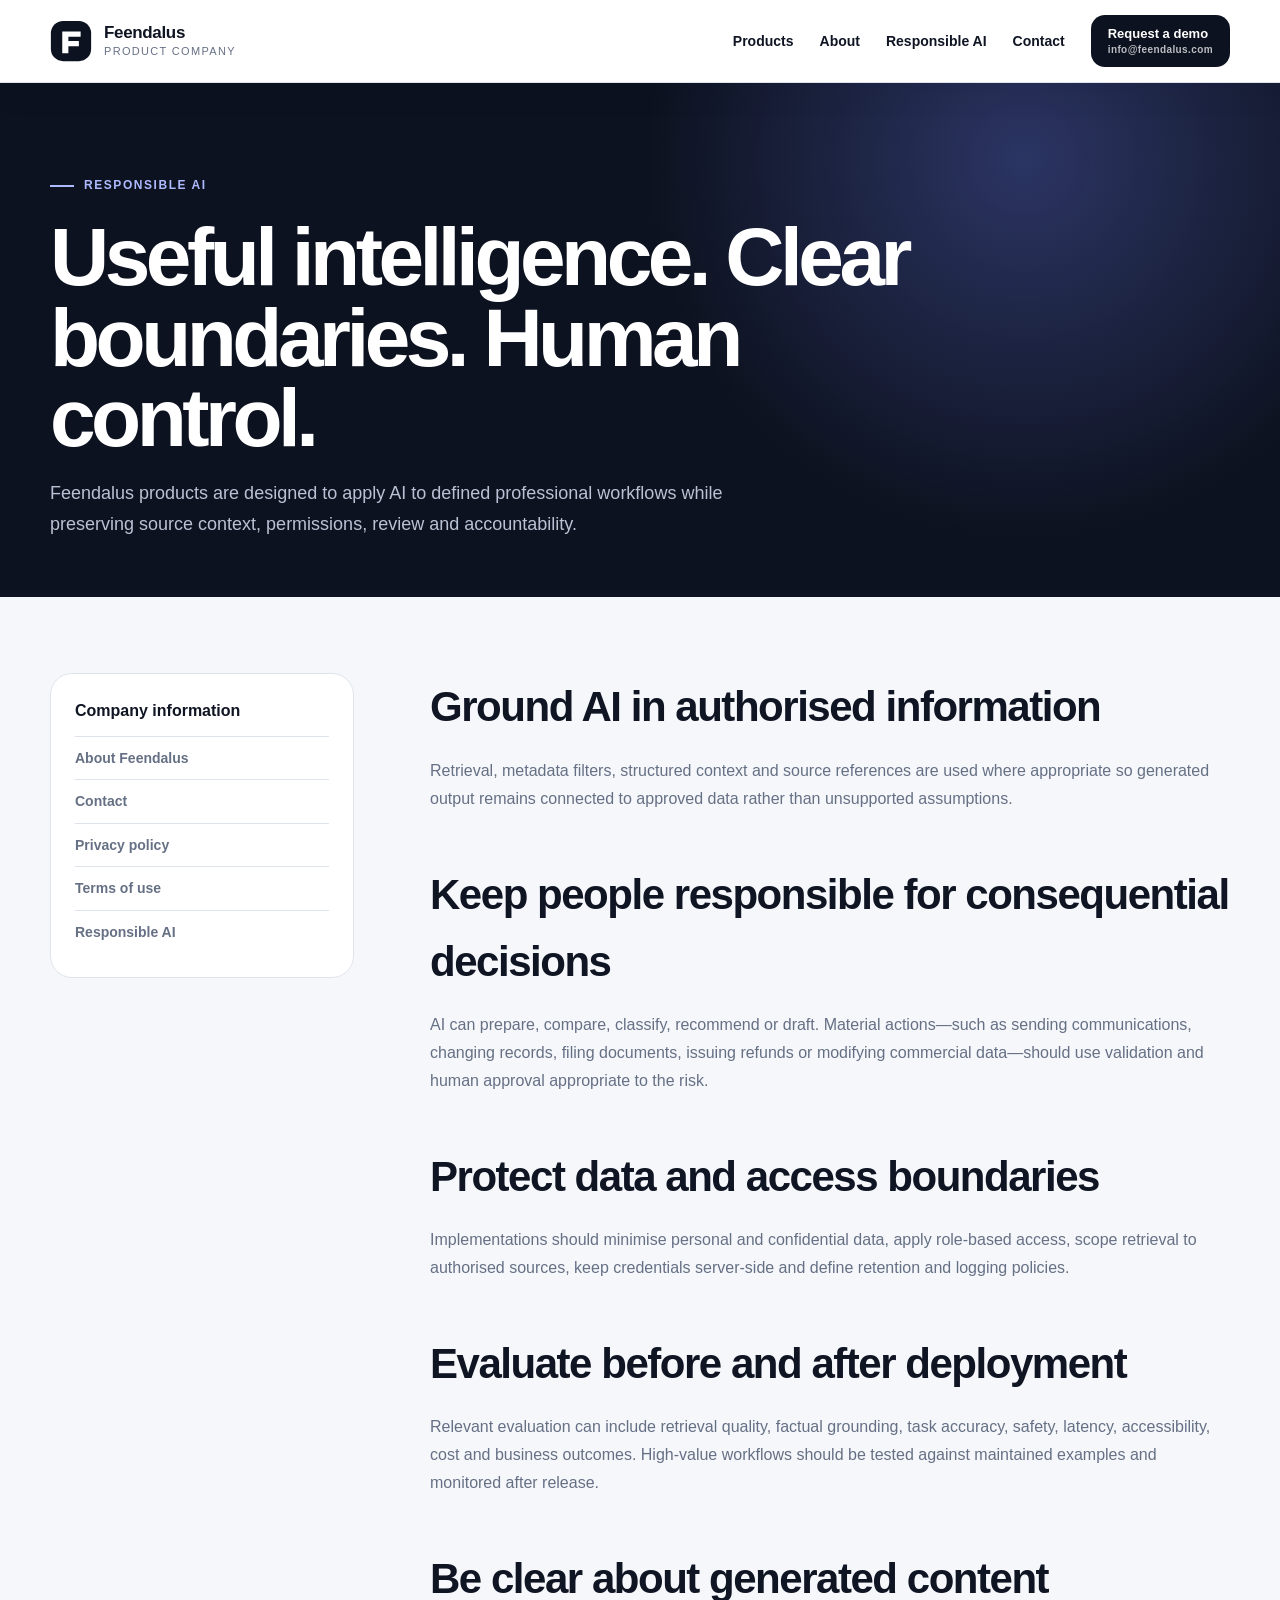
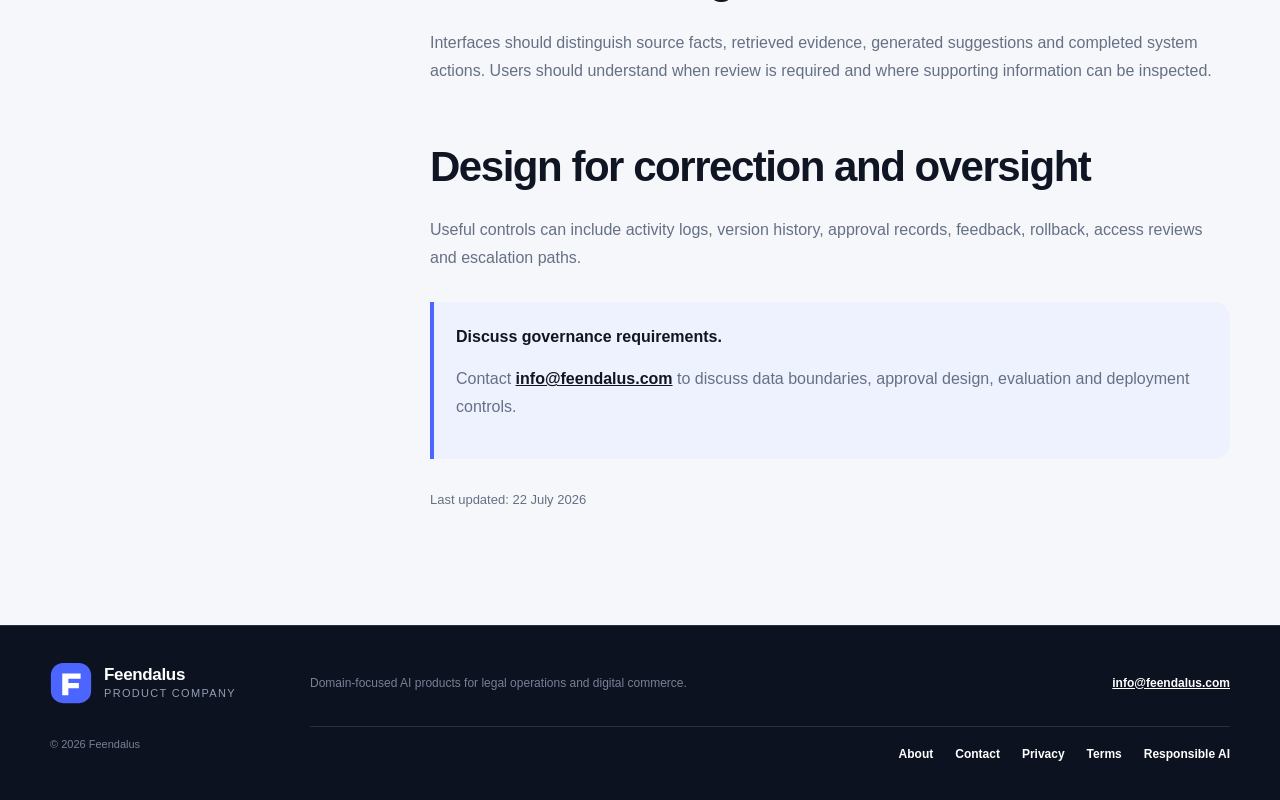
<file: responsible-ai/index.html>
<!doctype html>
<html lang="en">
<head>
  <meta charset="utf-8">
  <meta name="viewport" content="width=device-width, initial-scale=1">
  <title>Responsible AI | Feendalus</title>
  <meta name="description" content="Learn how Feendalus approaches grounded AI, human approval, data protection, evaluation, transparency and controlled automation.">
  <meta name="robots" content="index,follow,max-image-preview:large,max-snippet:-1">
  <meta name="theme-color" content="#0d1220">
  <meta name="author" content="Feendalus">
  <meta name="referrer" content="strict-origin-when-cross-origin">
  <link rel="canonical" href="https://www.feendalus.com/responsible-ai/">
  <link rel="icon" href="/favicon.ico" sizes="any">
  <link rel="icon" href="/favicon.svg" type="image/svg+xml">
  <link rel="apple-touch-icon" href="/apple-touch-icon.png">
  <link rel="manifest" href="/site.webmanifest">
  <meta property="og:type" content="website">
  <meta property="og:site_name" content="Feendalus">
  <meta property="og:title" content="Responsible AI | Feendalus">
  <meta property="og:description" content="Learn how Feendalus approaches grounded AI, human approval, data protection, evaluation, transparency and controlled automation.">
  <meta property="og:url" content="https://www.feendalus.com/responsible-ai/">
  <meta property="og:image" content="https://www.feendalus.com/og/feendalus-products.jpg">
  <meta property="og:image:secure_url" content="https://www.feendalus.com/og/feendalus-products.jpg">
  <meta property="og:image:type" content="image/jpeg">
  <meta property="og:image:width" content="1200">
  <meta property="og:image:height" content="630">
  <meta property="og:image:alt" content="Feendalus domain-focused AI product company">
  <meta name="twitter:card" content="summary_large_image">
  <meta name="twitter:title" content="Responsible AI | Feendalus">
  <meta name="twitter:description" content="Learn how Feendalus approaches grounded AI, human approval, data protection, evaluation, transparency and controlled automation.">
  <meta name="twitter:image" content="https://www.feendalus.com/og/feendalus-products.jpg">
  <meta name="twitter:image:alt" content="Feendalus domain-focused AI product company">
  <link rel="stylesheet" href="/styles.css?v=20260722-2">
  <script type="application/ld+json">{"@context": "https://schema.org", "@graph": [{"@type": "Organization", "@id": "https://www.feendalus.com/#organization", "name": "Feendalus", "url": "https://www.feendalus.com/", "email": "info@feendalus.com"}, {"@type": "WebPage", "@id": "https://www.feendalus.com/responsible-ai/#webpage", "url": "https://www.feendalus.com/responsible-ai/", "name": "Responsible AI | Feendalus", "description": "Learn how Feendalus approaches grounded AI, human approval, data protection, evaluation, transparency and controlled automation.", "isPartOf": {"@id": "https://www.feendalus.com/#website"}, "publisher": {"@id": "https://www.feendalus.com/#organization"}}]}</script>
</head>
<body>
  <a class="skip-link" href="#main">Skip to content</a>
  <header class="site-header utility-header" data-header>
    <div class="container header-inner">
      <a class="brand" href="/" aria-label="Feendalus home">
        <svg class="brand-mark" viewBox="0 0 48 48" aria-hidden="true"><rect x="1" y="1" width="46" height="46" rx="14" fill="currentColor"/><path d="M14 13h21v6H21v5h12v6H21v8h-7V13Z" fill="#fff"/></svg>
        <span><strong>Feendalus</strong><small>Product company</small></span>
      </a>
      <button class="nav-toggle" type="button" aria-expanded="false" aria-controls="primary-nav" data-nav-toggle><span class="sr-only">Toggle navigation</span><span></span><span></span></button>
<nav id="primary-nav" class="primary-nav" aria-label="Primary navigation" data-nav>
  <a href="/#products">Products</a>
  <a href="/about/">About</a>
  <a href="/responsible-ai/">Responsible AI</a>
  <a href="/contact/">Contact</a>
  <a class="button button-small button-dark" href="mailto:info@feendalus.com?subject=Feendalus%20Product%20Demo">
    <span>Request a demo</span>
    <small>info@feendalus.com</small>
  </a>
</nav>
    </div>
  </header>
  <main id="main" class="utility-main">
    <section class="utility-hero">
      <div class="container">
        <p class="eyebrow light"><span></span> Responsible AI</p>
        <h1>Useful intelligence. Clear boundaries. Human control.</h1>
        <p>Feendalus products are designed to apply AI to defined professional workflows while preserving source context, permissions, review and accountability.</p>
      </div>
    </section>
    <section class="utility-section">
      <div class="container utility-layout">
        <aside class="utility-aside">
          <strong>Company information</strong>
          <a href="/about/">About Feendalus</a>
          <a href="/contact/">Contact</a>
          <a href="/privacy/">Privacy policy</a>
          <a href="/terms/">Terms of use</a>
          <a href="/responsible-ai/">Responsible AI</a>
        </aside>
        <article class="utility-copy">
<h2>Ground AI in authorised information</h2>
<p>Retrieval, metadata filters, structured context and source references are used where appropriate so generated output remains connected to approved data rather than unsupported assumptions.</p>
<h2>Keep people responsible for consequential decisions</h2>
<p>AI can prepare, compare, classify, recommend or draft. Material actions—such as sending communications, changing records, filing documents, issuing refunds or modifying commercial data—should use validation and human approval appropriate to the risk.</p>
<h2>Protect data and access boundaries</h2>
<p>Implementations should minimise personal and confidential data, apply role-based access, scope retrieval to authorised sources, keep credentials server-side and define retention and logging policies.</p>
<h2>Evaluate before and after deployment</h2>
<p>Relevant evaluation can include retrieval quality, factual grounding, task accuracy, safety, latency, accessibility, cost and business outcomes. High-value workflows should be tested against maintained examples and monitored after release.</p>
<h2>Be clear about generated content</h2>
<p>Interfaces should distinguish source facts, retrieved evidence, generated suggestions and completed system actions. Users should understand when review is required and where supporting information can be inspected.</p>
<h2>Design for correction and oversight</h2>
<p>Useful controls can include activity logs, version history, approval records, feedback, rollback, access reviews and escalation paths.</p>
<div class="utility-note"><strong>Discuss governance requirements.</strong><p>Contact <a href="mailto:info@feendalus.com?subject=Responsible%20AI%20Requirements">info@feendalus.com</a> to discuss data boundaries, approval design, evaluation and deployment controls.</p></div>

          <p class="utility-meta">Last updated: 22 July 2026</p>
        </article>
      </div>
    </section>
  </main>
<footer class="site-footer">
  <div class="container footer-grid">
    <a class="brand footer-brand" href="/" aria-label="Feendalus home">
      <svg class="brand-mark" viewBox="0 0 48 48" aria-hidden="true"><rect x="1" y="1" width="46" height="46" rx="14" fill="currentColor"/><path d="M14 13h21v6H21v5h12v6H21v8h-7V13Z" fill="#fff"/></svg>
      <span><strong>Feendalus</strong><small>Product company</small></span>
    </a>
    <p>Domain-focused AI products for legal operations and digital commerce.</p>
    <a href="mailto:info@feendalus.com">info@feendalus.com</a>
    <small>© <span data-year></span> Feendalus</small>
    <nav class="footer-links" aria-label="Company information">
      <a href="/about/">About</a>
      <a href="/contact/">Contact</a>
      <a href="/privacy/">Privacy</a>
      <a href="/terms/">Terms</a>
      <a href="/responsible-ai/">Responsible AI</a>
    </nav>
  </div>
</footer>
  <script src="/script.js?v=20260722-2" defer></script>
</body>
</html>
</file>
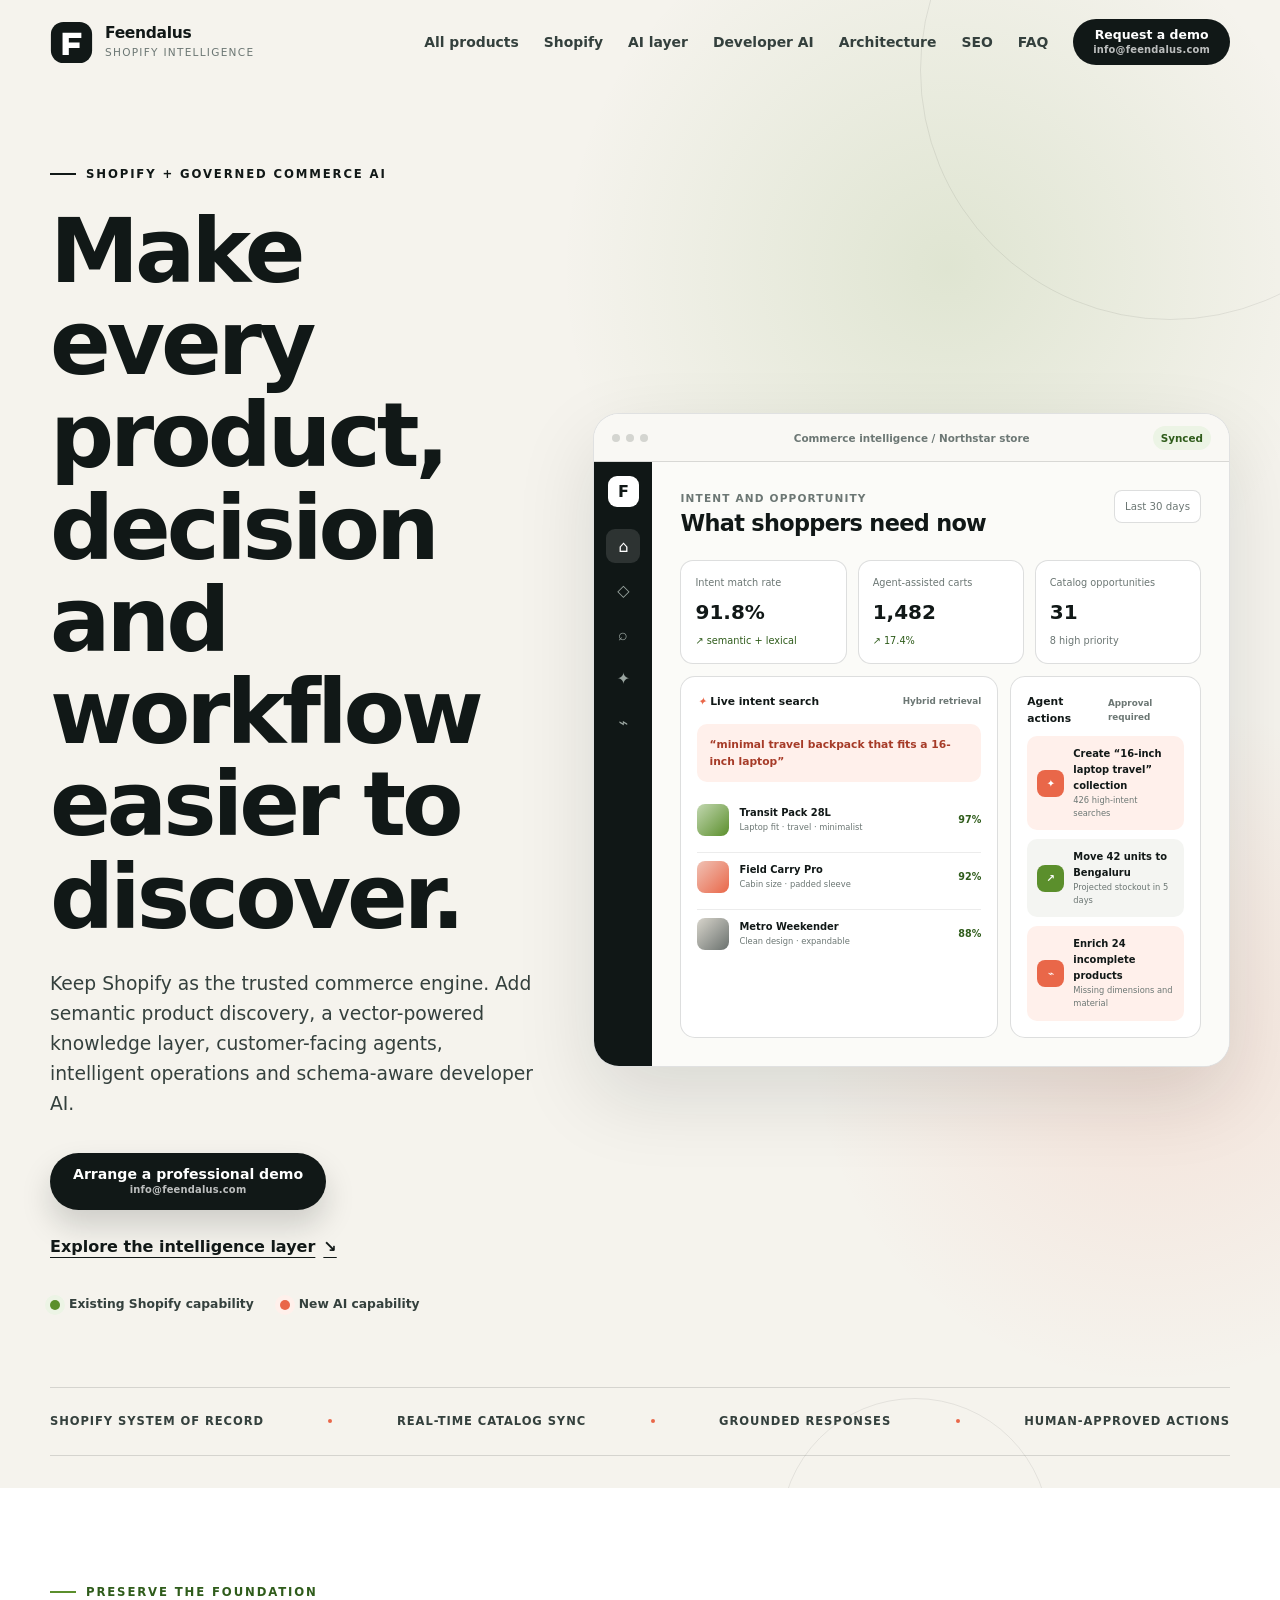
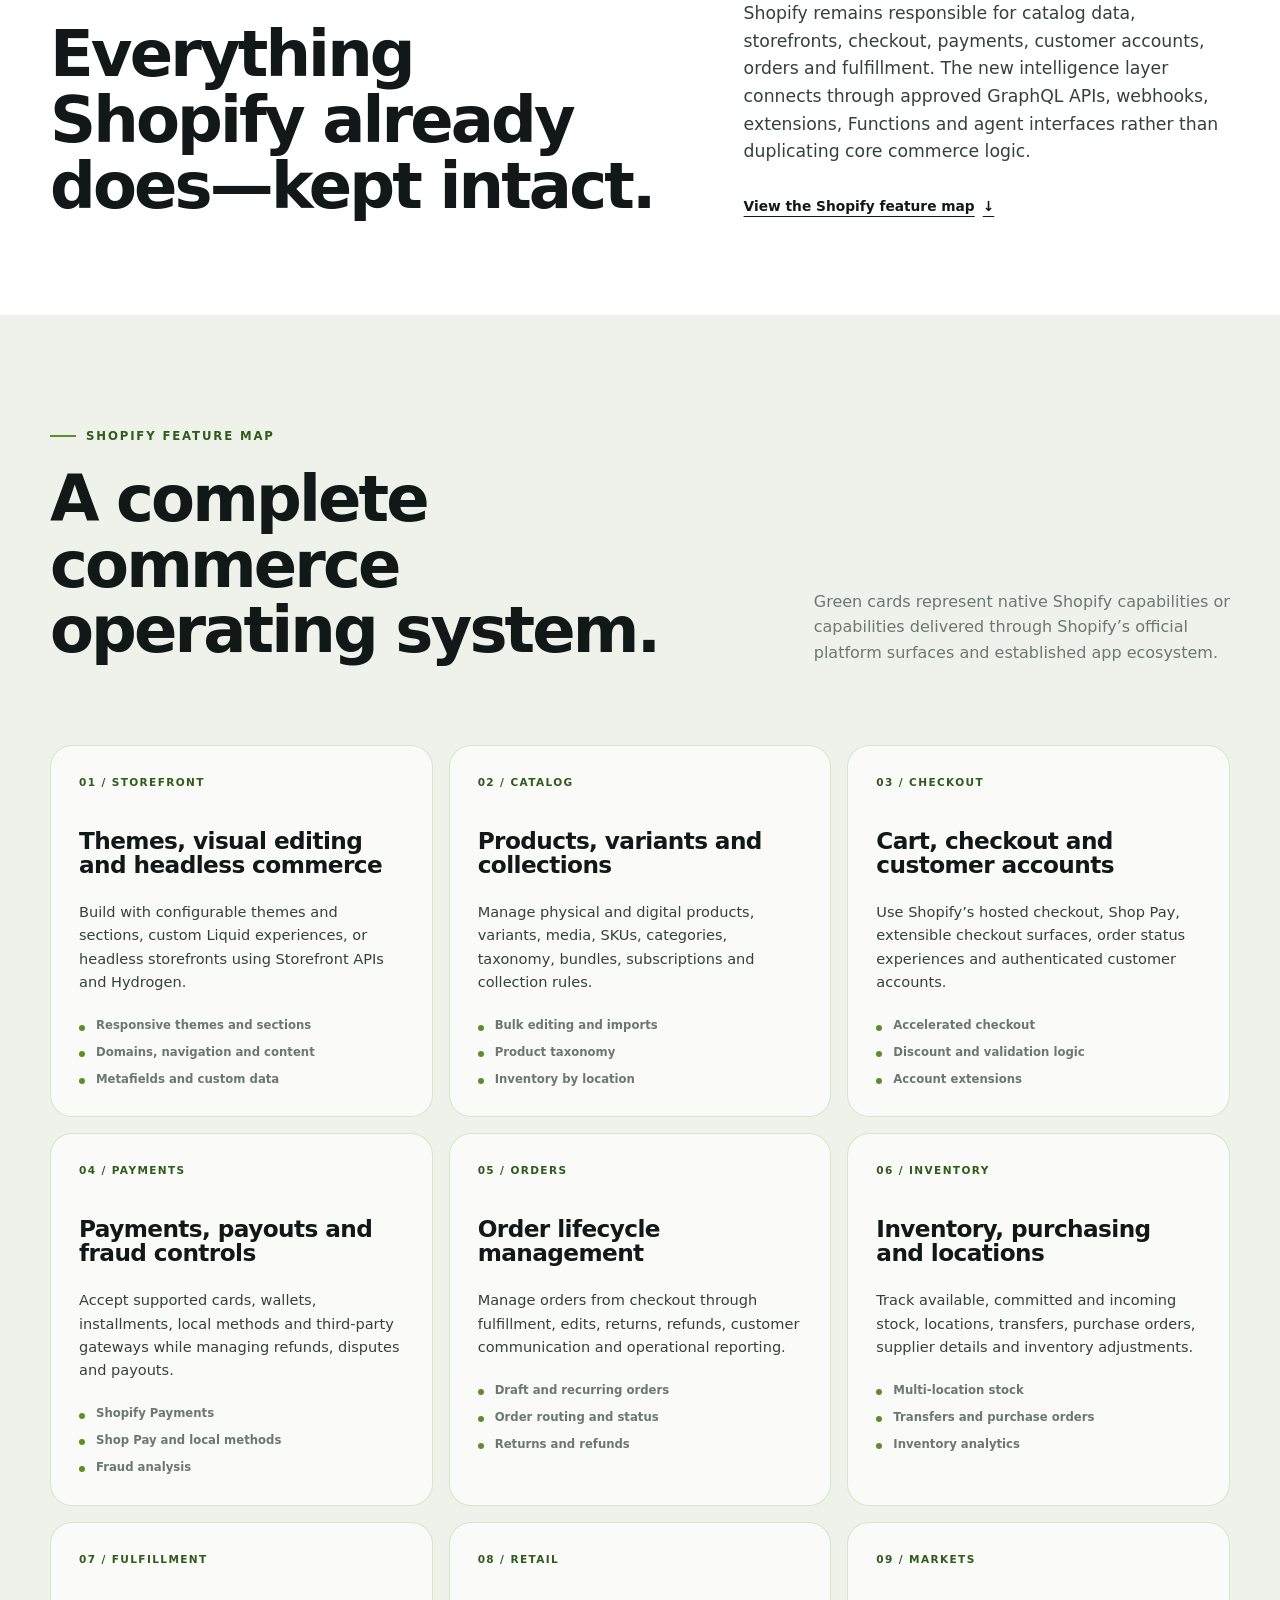
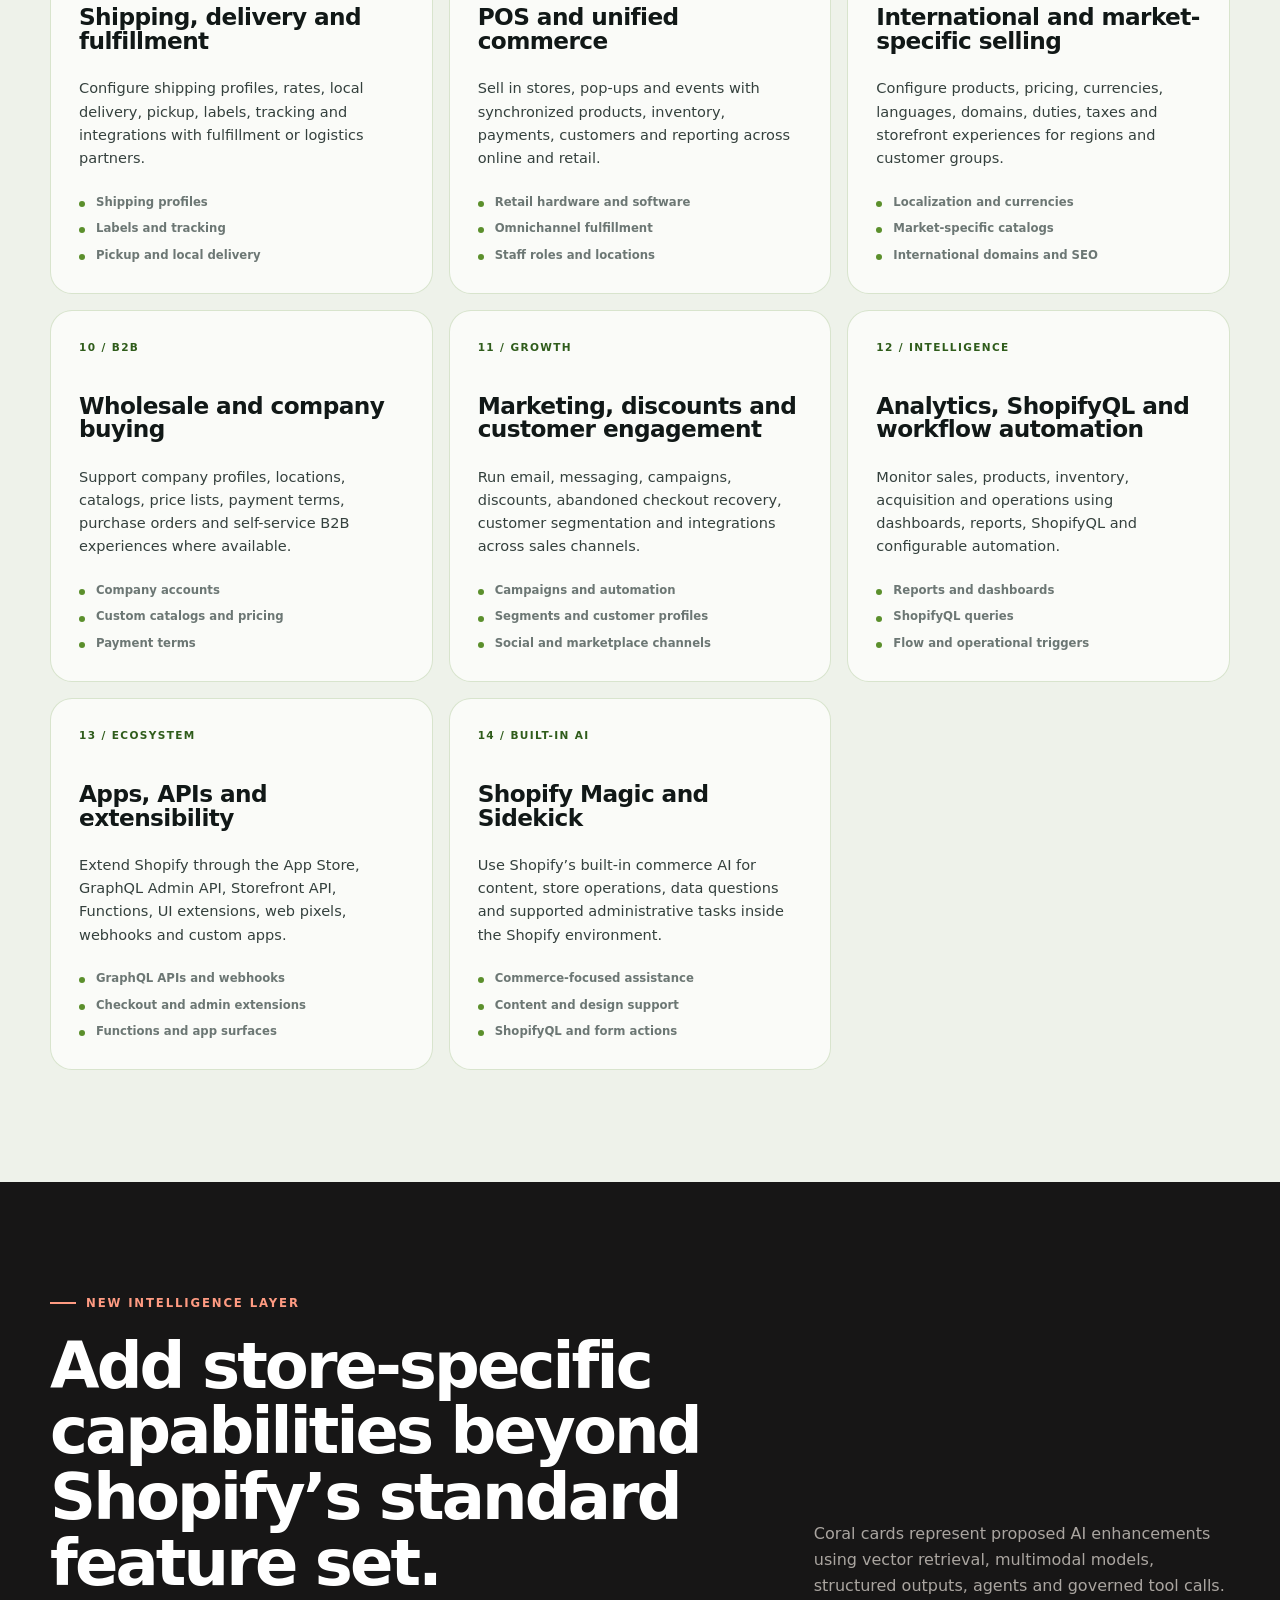
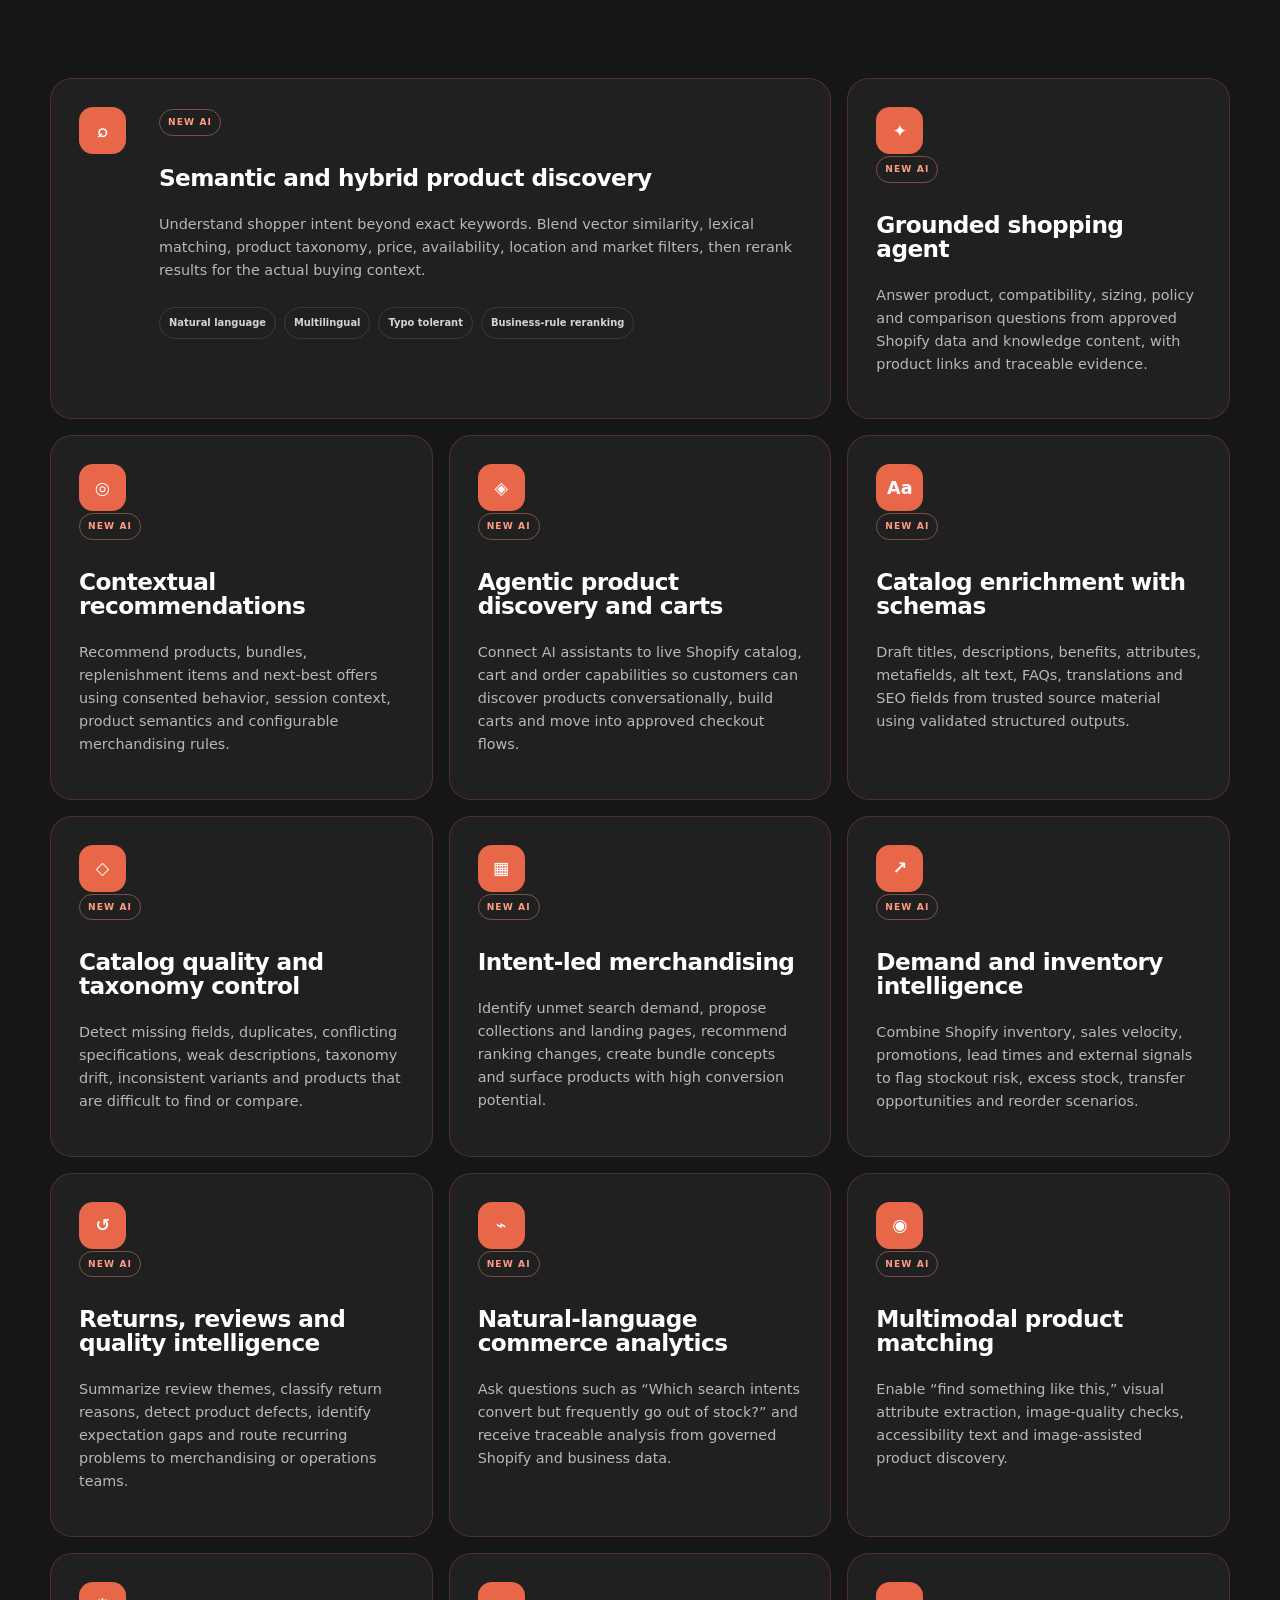
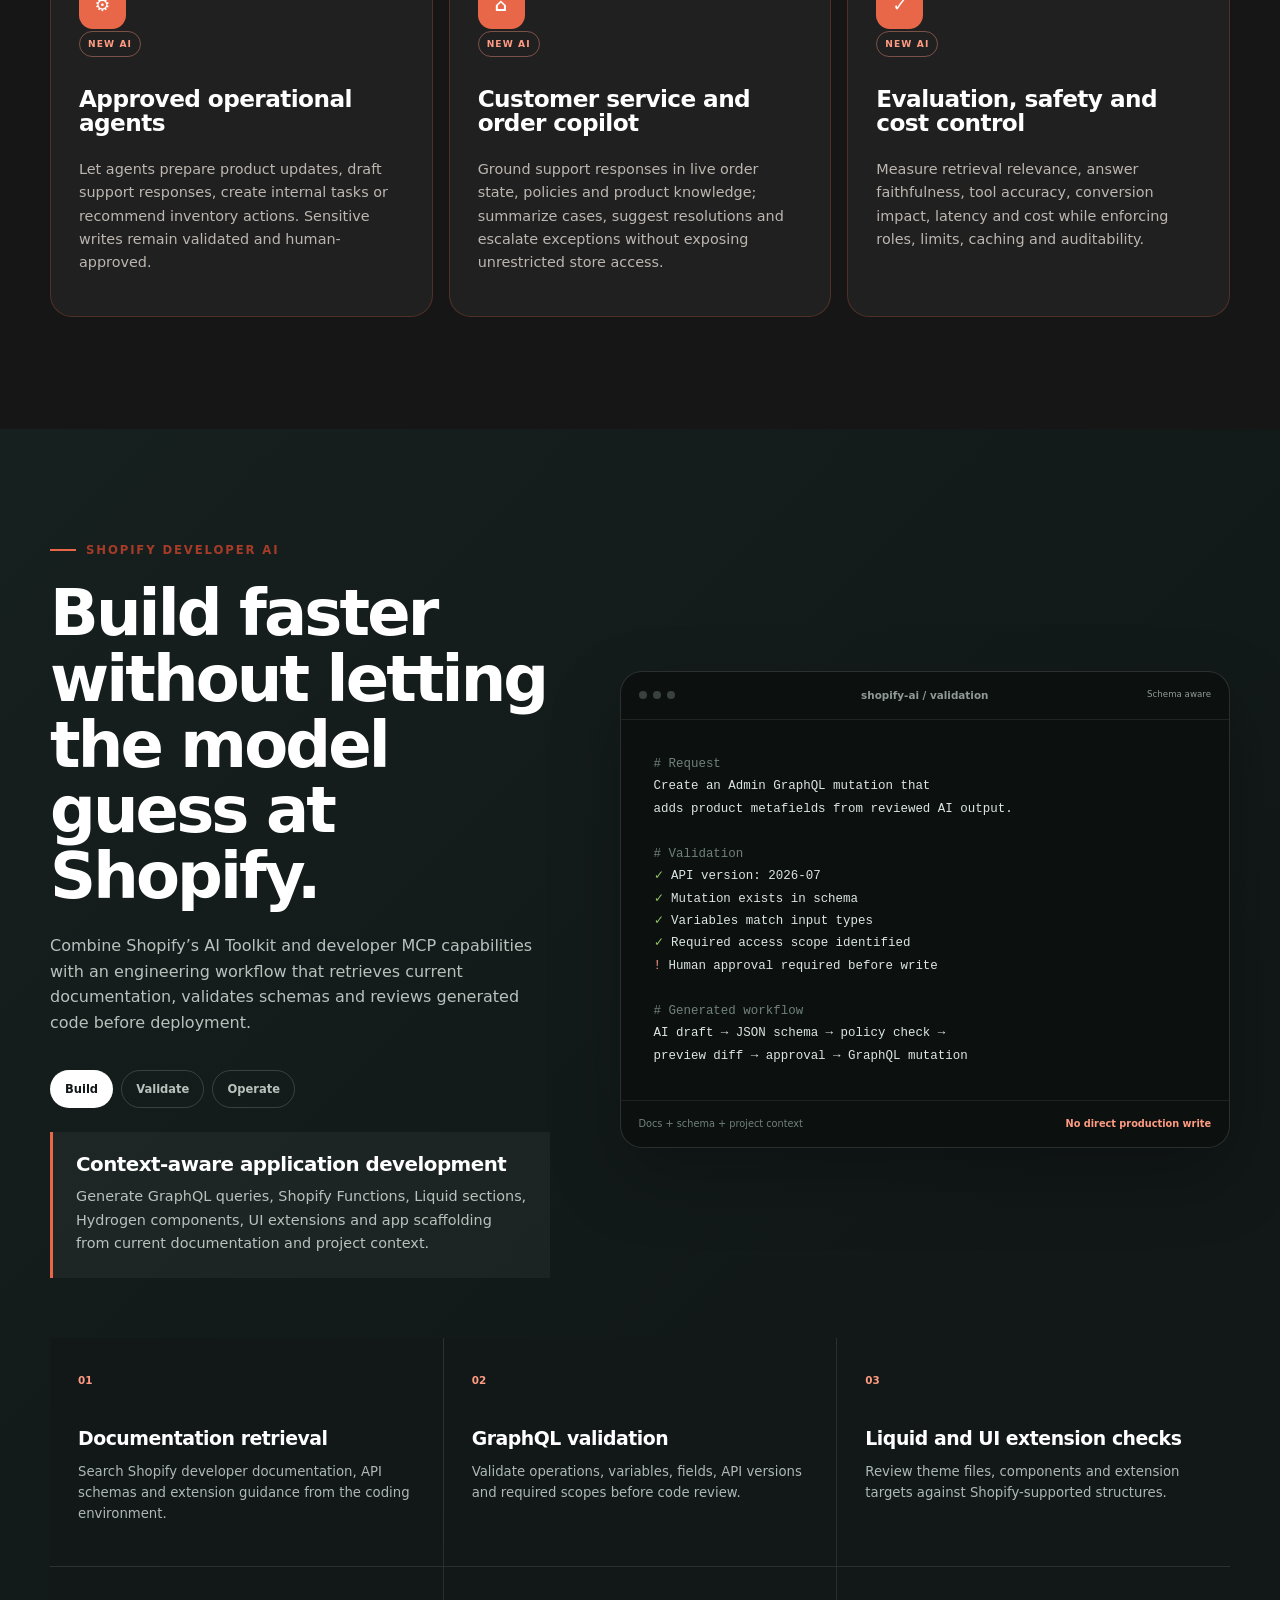
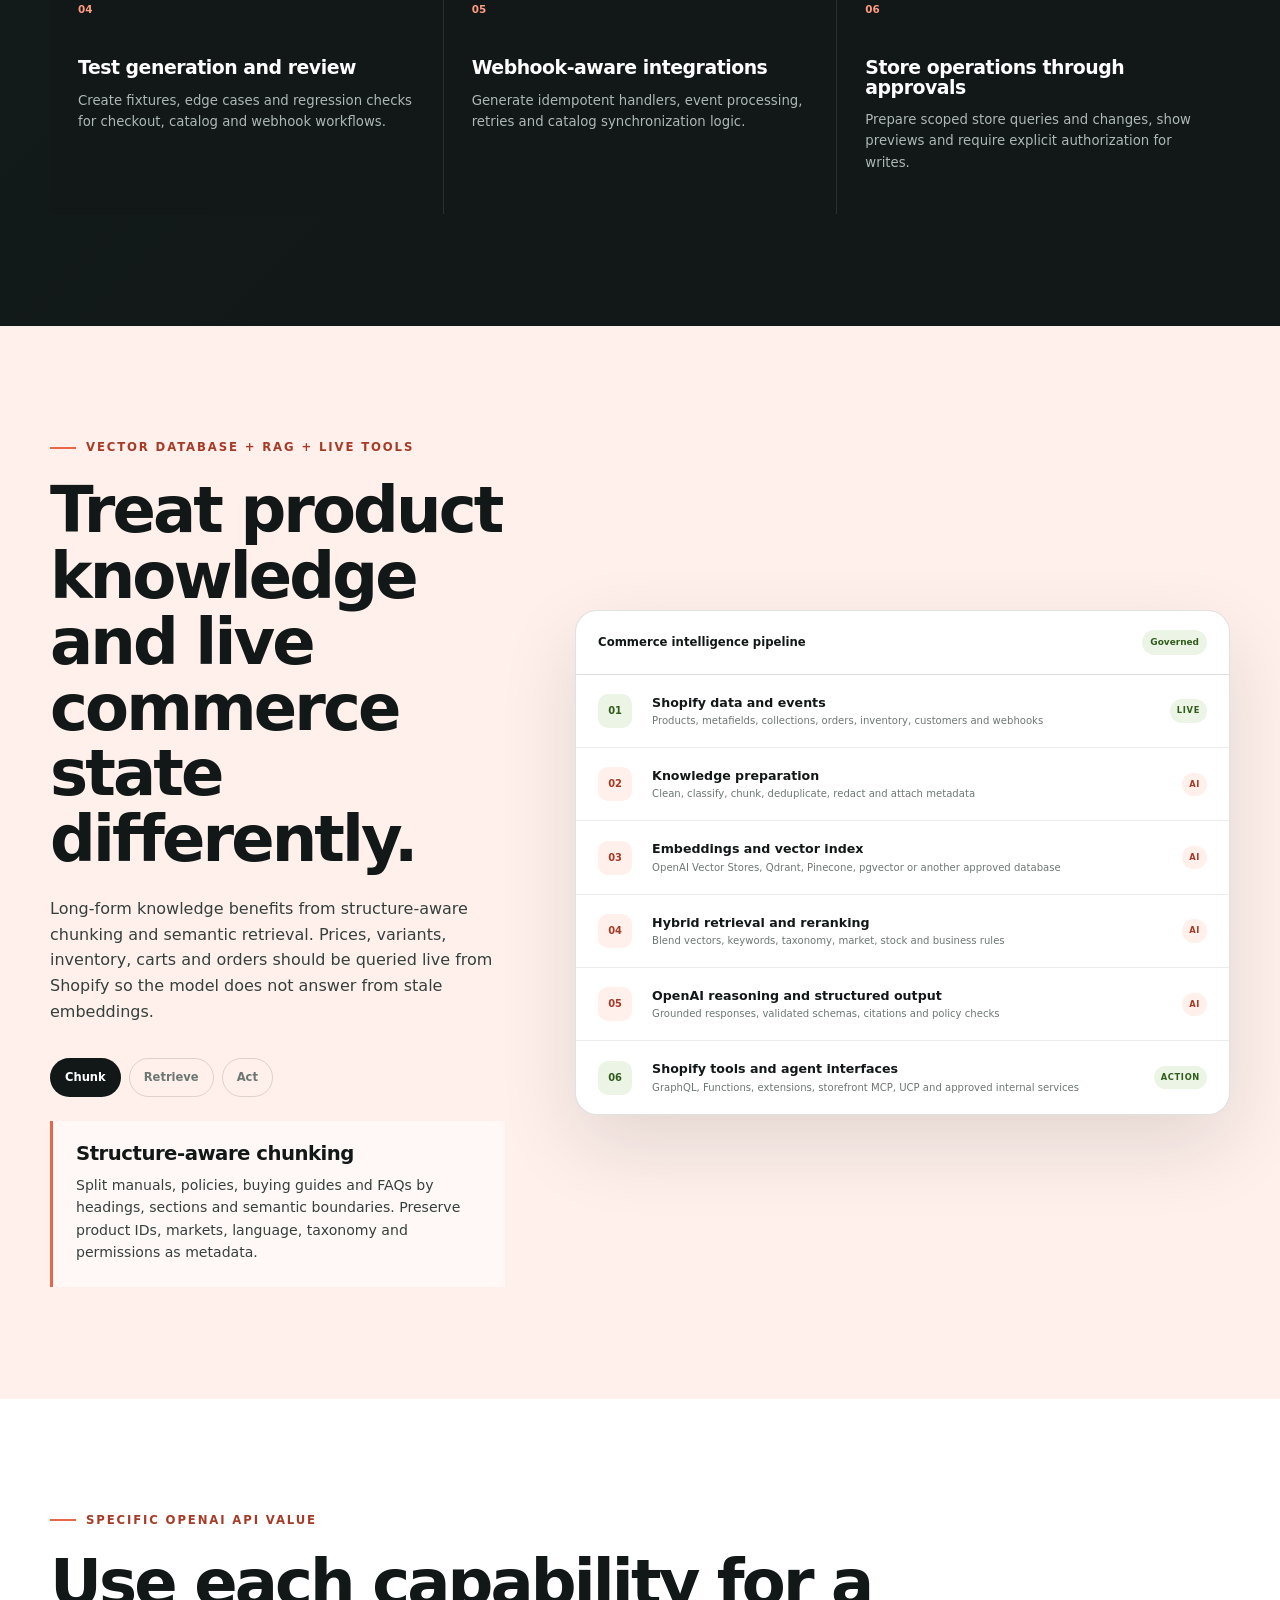
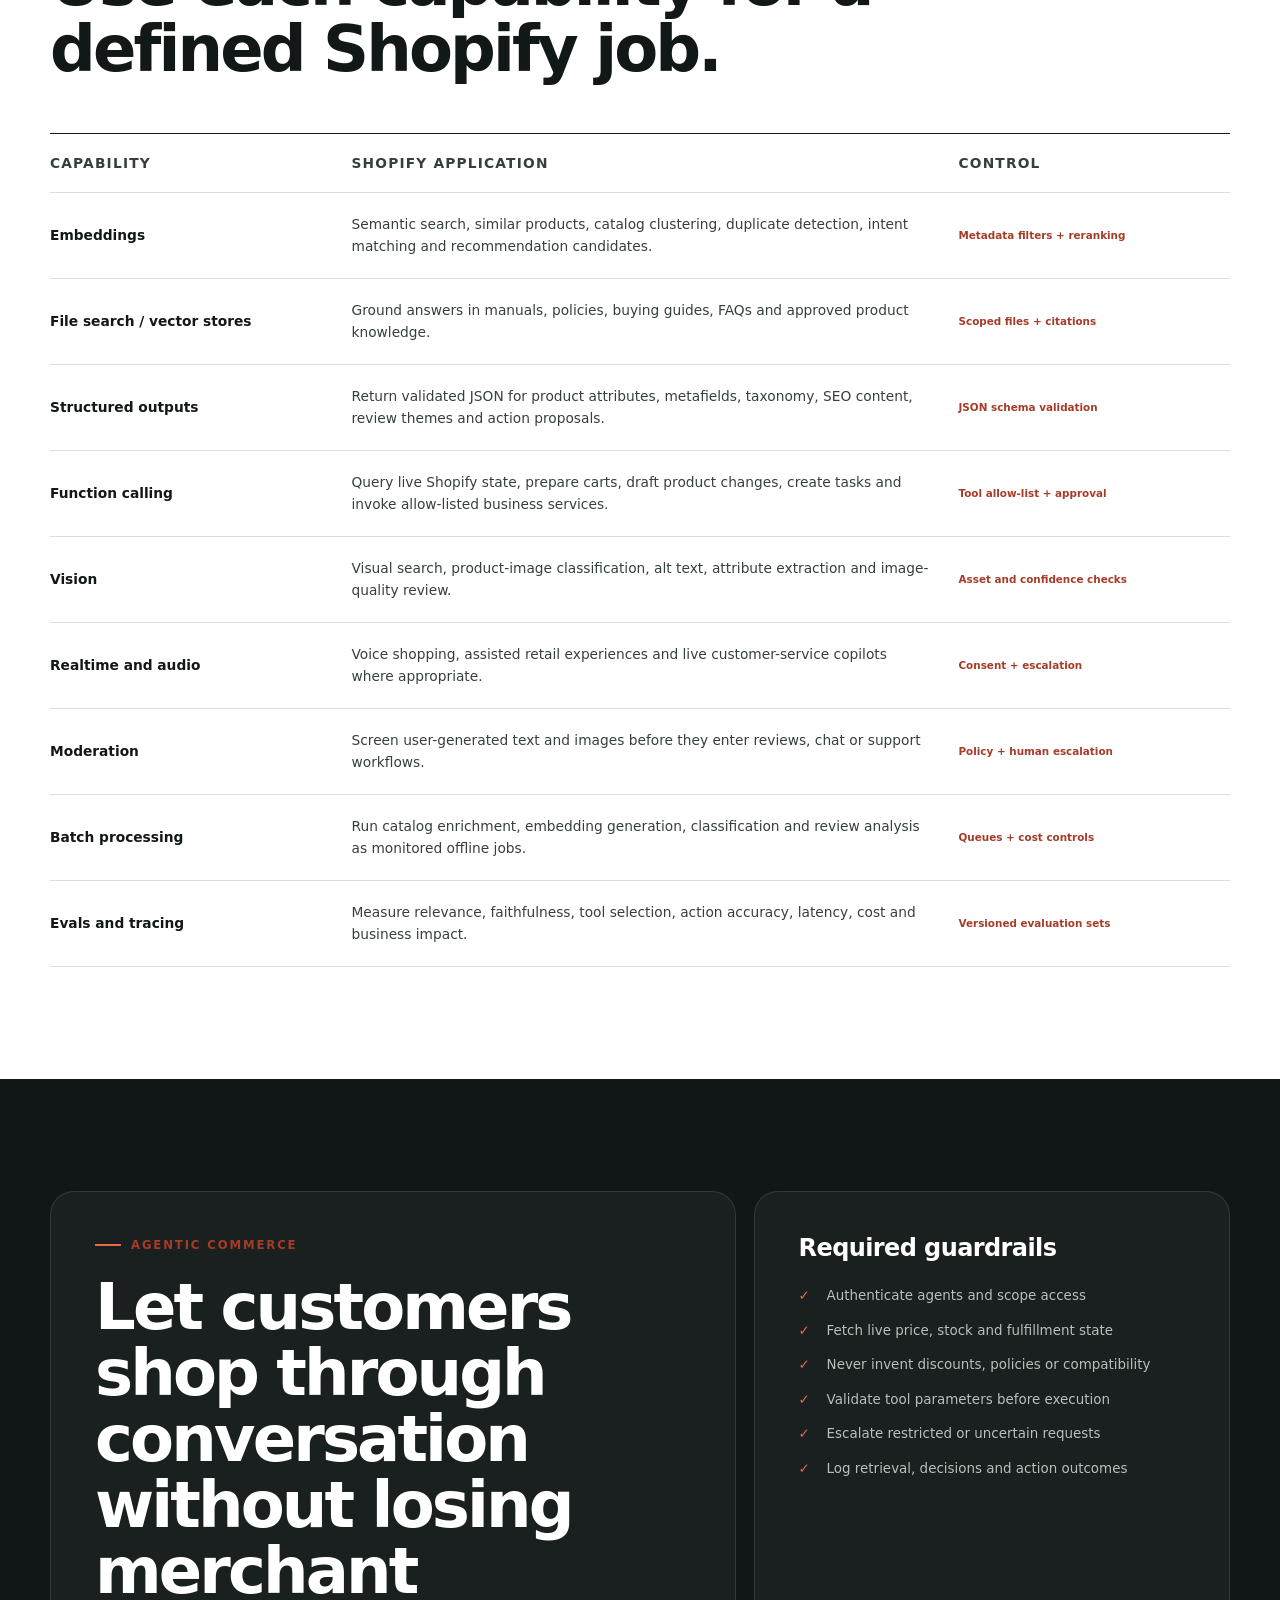
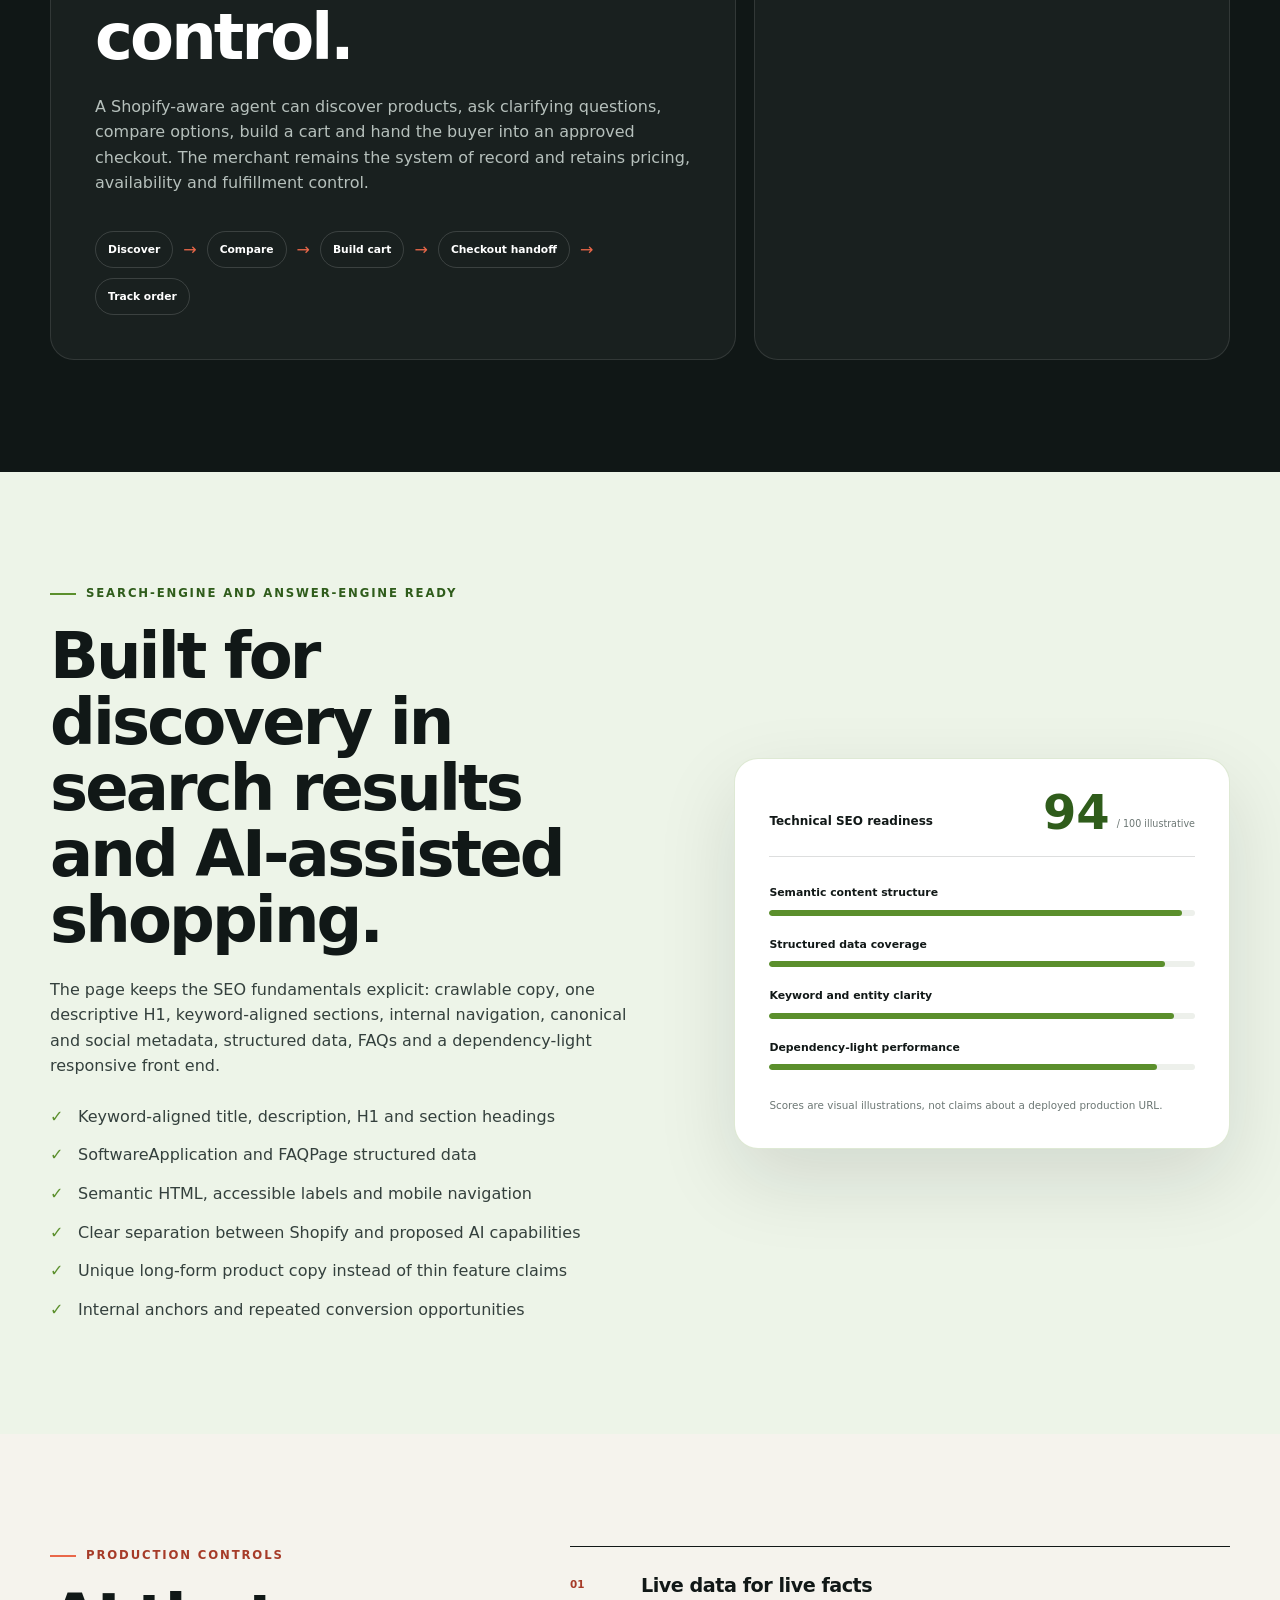
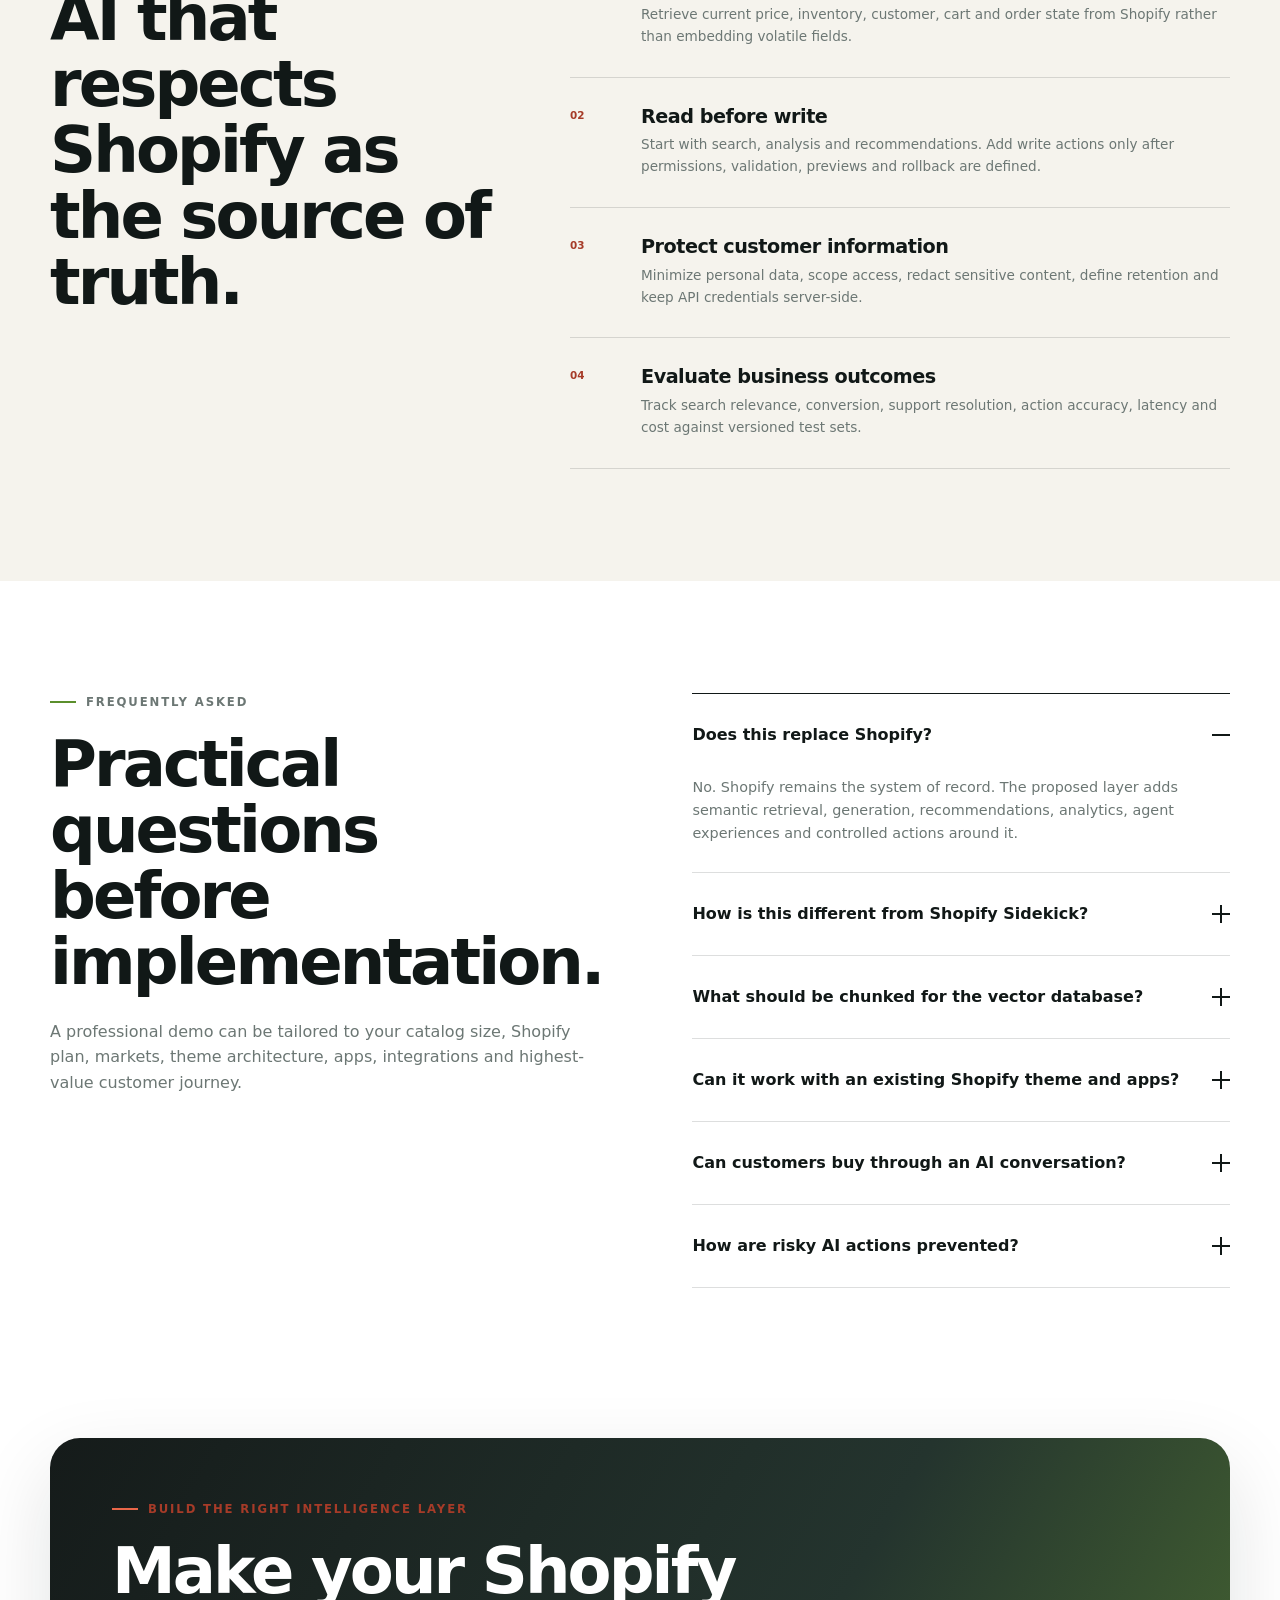
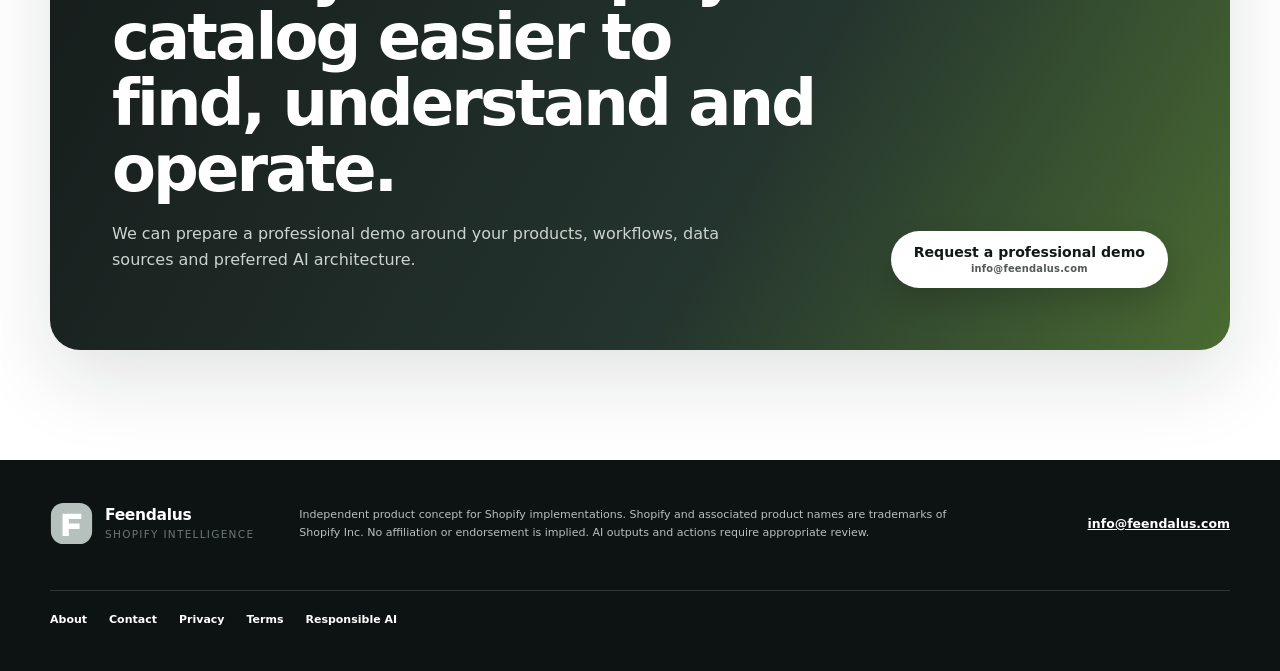
<file: shopify-ai-platform/index.html>
<!doctype html>
<html lang="en">
<head>
  <meta charset="utf-8">
  <meta name="viewport" content="width=device-width, initial-scale=1">
  <title>Shopify AI Platform, Vector Search & Commerce Agents | Feendalus</title>
  <meta name="description" content="Extend Shopify with semantic product search, vector database RAG, AI shopping agents, catalog intelligence, developer automation and governed OpenAI workflows.">
  <meta name="robots" content="index,follow,max-image-preview:large,max-snippet:-1,max-video-preview:-1">
  <meta name="theme-color" content="#111817">
  <meta name="author" content="Feendalus">
  <meta name="referrer" content="strict-origin-when-cross-origin">
  <link rel="canonical" href="https://www.feendalus.com/shopify-ai-platform/">
<link rel="icon" href="/favicon.ico" sizes="any">
<link rel="icon" href="/favicon.svg" type="image/svg+xml">
<link rel="apple-touch-icon" href="/apple-touch-icon.png">
<link rel="manifest" href="/site.webmanifest">

  <meta property="og:type" content="website">
  <meta property="og:site_name" content="Feendalus">
  <meta property="og:title" content="Shopify AI Platform, Vector Search & Commerce Agents | Feendalus">
  <meta property="og:description" content="Keep Shopify as the commerce system of record. Add semantic discovery, grounded AI agents, intelligent operations and developer acceleration.">
  <meta property="og:url" content="https://www.feendalus.com/shopify-ai-platform/">
  <meta property="og:image" content="https://www.feendalus.com/og/shopify-ai-platform.jpg">
<meta property="og:image:secure_url" content="https://www.feendalus.com/og/shopify-ai-platform.jpg">
<meta property="og:image:type" content="image/jpeg">
<meta property="og:image:width" content="1200">
<meta property="og:image:height" content="630">
<meta property="og:image:alt" content="Feendalus Shopify Intelligence platform with AI discovery and governed agents">
  <meta name="twitter:card" content="summary_large_image">
  <meta name="twitter:title" content="Shopify AI Platform, Vector Search & Commerce Agents | Feendalus">
  <meta name="twitter:description" content="Shopify upgraded with vector search, RAG, commerce agents and governed OpenAI workflows.">
  <meta name="twitter:image" content="https://www.feendalus.com/og/shopify-ai-platform.jpg">
  <meta name="twitter:image:alt" content="Feendalus Shopify Intelligence platform with AI discovery and governed agents">

  <link rel="stylesheet" href="styles.css?v=20260722-2">

  <script type="application/ld+json">
  {
    "@context": "https://schema.org",
    "@graph": [
      {
        "@type": "Organization",
        "@id": "https://www.feendalus.com/#organization",
        "name": "Feendalus",
        "url": "https://www.feendalus.com/",
        "email": "info@feendalus.com"
      },
      {
        "@type": "SoftwareApplication",
        "@id": "https://www.feendalus.com/shopify-ai-platform/#software",
        "name": "Feendalus Shopify AI Platform",
        "applicationCategory": "BusinessApplication",
        "applicationSubCategory": "AI commerce intelligence and Shopify development platform",
        "operatingSystem": "Web and Shopify",
        "description": "An AI enhancement layer for Shopify with semantic product discovery, vector database retrieval, grounded shopping agents, catalog automation, commerce intelligence and developer assistance.",
        "publisher": {"@id": "https://www.feendalus.com/#organization"},
        "featureList": [
          "Shopify storefront, catalog, checkout, payments and order workflows",
          "Semantic and hybrid product search",
          "Vector database indexing and structure-aware chunking",
          "Grounded conversational shopping agent",
          "Agentic commerce through Shopify MCP and UCP capabilities",
          "AI catalog enrichment with structured outputs",
          "Personalized recommendations and intelligent merchandising",
          "Demand, inventory, returns and review intelligence",
          "Natural-language Shopify analytics",
          "Shopify developer AI with schema-aware code validation",
          "Governed OpenAI function calling and human approvals"
        ]
      },
      {
        "@type": "WebPage",
        "@id": "https://www.feendalus.com/shopify-ai-platform/#webpage",
        "url": "https://www.feendalus.com/shopify-ai-platform/",
        "name": "Shopify AI Platform, Vector Search and Commerce Agents",
        "description": "Extend Shopify with semantic product search, vector database RAG, AI shopping agents, catalog intelligence, developer automation and governed OpenAI workflows.",
        "isPartOf": {"@id": "https://www.feendalus.com/#organization"},
        "about": {"@id": "https://www.feendalus.com/shopify-ai-platform/#software"}
      },
      {
        "@type": "FAQPage",
        "mainEntity": [
          {
            "@type": "Question",
            "name": "Does the AI layer replace Shopify?",
            "acceptedAnswer": {"@type": "Answer", "text": "No. Shopify remains the commerce system of record for products, checkout, payments, customers, orders and fulfillment. The proposed AI layer connects through approved APIs, webhooks, extensions and MCP capabilities."}
          },
          {
            "@type": "Question",
            "name": "What Shopify content should be stored in a vector database?",
            "acceptedAnswer": {"@type": "Answer", "text": "Approved product descriptions, metafields, manuals, policies, buying guides, FAQs, reviews and support content can be normalized, chunked and embedded. Prices, inventory, variants and order state should remain structured and be retrieved live."}
          },
          {
            "@type": "Question",
            "name": "How does AI add value beyond Shopify Sidekick and Shopify Magic?",
            "acceptedAnswer": {"@type": "Answer", "text": "A custom AI layer can use proprietary product knowledge, business rules, external systems and specialized workflows to create store-specific search, recommendations, support, forecasting, merchandising and approved operational actions."}
          },
          {
            "@type": "Question",
            "name": "Can an AI agent create carts and interact with Shopify?",
            "acceptedAnswer": {"@type": "Answer", "text": "Yes. A governed implementation can use Shopify storefront tools, GraphQL APIs, Functions, webhooks and supported MCP or UCP capabilities to search products, build carts, prepare checkouts and monitor orders while retaining merchant controls."}
          },
          {
            "@type": "Question",
            "name": "How are incorrect or risky AI actions prevented?",
            "acceptedAnswer": {"@type": "Answer", "text": "Use scoped permissions, allow-listed tools, structured parameters, validation, source grounding, audit logs, rate limits and explicit human approval for consequential actions such as price changes, refunds, inventory adjustments or customer communications."}
          }
        ]
      }
    ]
  }
  </script>
</head>
<body>
  <a class="skip-link" href="#main">Skip to content</a>

  <header class="site-header" data-header>
    <div class="container header-inner">
      <a class="brand" href="/" aria-label="Feendalus product portfolio">
        <svg class="brand-mark" viewBox="0 0 48 48" aria-hidden="true">
          <rect x="1" y="1" width="46" height="46" rx="14" fill="currentColor"/>
          <path d="M14 13h21v6H21v5h12v6H21v8h-7V13Z" fill="#fff"/>
        </svg>
        <span><strong>Feendalus</strong><small>Shopify Intelligence</small></span>
      </a>

      <button class="nav-toggle" type="button" aria-expanded="false" aria-controls="primary-nav" data-nav-toggle>
        <span class="sr-only">Toggle navigation</span><span></span><span></span>
      </button>

      <nav id="primary-nav" class="primary-nav" aria-label="Primary navigation" data-nav>
        <a href="/">All products</a>
        <a href="#shopify">Shopify</a>
        <a href="#ai-layer">AI layer</a>
        <a href="#developer-ai">Developer AI</a>
        <a href="#architecture">Architecture</a>
        <a href="#seo">SEO</a>
        <a href="#faq">FAQ</a>
        <a class="button button-small button-dark cta-button" href="mailto:info@feendalus.com?subject=Shopify%20AI%20Professional%20Demo">
          <span>Request a demo</span><small>info@feendalus.com</small>
        </a>
      </nav>
    </div>
  </header>

  <main id="main">
    <section class="hero" id="top">
      <div class="hero-orbit orbit-one"></div>
      <div class="hero-orbit orbit-two"></div>
      <div class="container hero-grid">
        <div class="hero-copy reveal">
          <p class="eyebrow"><span></span> Shopify + governed commerce AI</p>
          <h1>Make every product, decision and workflow easier to discover.</h1>
          <p class="hero-lede">Keep Shopify as the trusted commerce engine. Add semantic product discovery, a vector-powered knowledge layer, customer-facing agents, intelligent operations and schema-aware developer AI.</p>
          <div class="hero-actions">
            <a class="button button-primary cta-button" href="mailto:info@feendalus.com?subject=Shopify%20AI%20Professional%20Demo">
              <span>Arrange a professional demo</span><small>info@feendalus.com</small>
            </a>
            <a class="text-link" href="#ai-layer">Explore the intelligence layer <span aria-hidden="true">↘</span></a>
          </div>
          <div class="legend" aria-label="Feature color legend">
            <span><i class="dot shopify-dot"></i> Existing Shopify capability</span>
            <span><i class="dot ai-dot"></i> New AI capability</span>
          </div>
        </div>

        <div class="product-shell reveal" aria-label="Illustrative Shopify AI control center">
          <div class="window-bar">
            <span class="window-dots"><i></i><i></i><i></i></span>
            <span>Commerce intelligence / Northstar store</span>
            <span class="live-chip">Synced</span>
          </div>
          <div class="app-frame">
            <aside class="app-rail">
              <div class="rail-logo">F</div>
              <button class="rail-item active" type="button" aria-label="Overview">⌂</button>
              <button class="rail-item" type="button" aria-label="Catalog">◇</button>
              <button class="rail-item" type="button" aria-label="Search">⌕</button>
              <button class="rail-item" type="button" aria-label="Agents">✦</button>
              <button class="rail-item" type="button" aria-label="Analytics">⌁</button>
            </aside>

            <div class="app-main">
              <div class="app-heading">
                <div><p>Intent and opportunity</p><h2>What shoppers need now</h2></div>
                <button class="period-button" type="button">Last 30 days</button>
              </div>

              <div class="metric-grid">
                <article><span>Intent match rate</span><strong>91.8%</strong><small class="up">↗ semantic + lexical</small></article>
                <article><span>Agent-assisted carts</span><strong>1,482</strong><small class="up">↗ 17.4%</small></article>
                <article><span>Catalog opportunities</span><strong>31</strong><small>8 high priority</small></article>
              </div>

              <div class="dashboard-grid">
                <section class="search-panel">
                  <div class="panel-head"><span><i class="spark">✦</i> Live intent search</span><small>Hybrid retrieval</small></div>
                  <p class="search-query" data-demo-query>“minimal travel backpack that fits a 16-inch laptop”</p>
                  <div class="search-results">
                    <article><div class="thumb thumb-one"></div><div><strong>Transit Pack 28L</strong><small>Laptop fit · travel · minimalist</small></div><span>97%</span></article>
                    <article><div class="thumb thumb-two"></div><div><strong>Field Carry Pro</strong><small>Cabin size · padded sleeve</small></div><span>92%</span></article>
                    <article><div class="thumb thumb-three"></div><div><strong>Metro Weekender</strong><small>Clean design · expandable</small></div><span>88%</span></article>
                  </div>
                </section>

                <section class="agent-panel">
                  <div class="panel-head"><span>Agent actions</span><small>Approval required</small></div>
                  <div class="action-card ai-surface"><span>✦</span><div><strong>Create “16-inch laptop travel” collection</strong><small>426 high-intent searches</small></div></div>
                  <div class="action-card"><span class="shopify-surface">↗</span><div><strong>Move 42 units to Bengaluru</strong><small>Projected stockout in 5 days</small></div></div>
                  <div class="action-card ai-surface"><span>⌁</span><div><strong>Enrich 24 incomplete products</strong><small>Missing dimensions and material</small></div></div>
                </section>
              </div>
            </div>
          </div>
        </div>
      </div>

      <div class="container principle-strip reveal" aria-label="Platform principles">
        <span>Shopify system of record</span><i></i><span>Real-time catalog sync</span><i></i><span>Grounded responses</span><i></i><span>Human-approved actions</span>
      </div>
    </section>

    <section class="section intro-section">
      <div class="container intro-grid">
        <div class="section-heading reveal">
          <p class="eyebrow shopify"><span></span> Preserve the foundation</p>
          <h2>Everything Shopify already does—kept intact.</h2>
        </div>
        <div class="intro-copy reveal">
          <p>Shopify remains responsible for catalog data, storefronts, checkout, payments, customer accounts, orders and fulfillment. The new intelligence layer connects through approved GraphQL APIs, webhooks, extensions, Functions and agent interfaces rather than duplicating core commerce logic.</p>
          <a class="text-link" href="#shopify">View the Shopify feature map <span aria-hidden="true">↓</span></a>
        </div>
      </div>
    </section>

    <section class="section shopify-section" id="shopify">
      <div class="container">
        <div class="section-heading split reveal">
          <div><p class="eyebrow shopify"><span></span> Shopify feature map</p><h2>A complete commerce operating system.</h2></div>
          <p>Green cards represent native Shopify capabilities or capabilities delivered through Shopify’s official platform surfaces and established app ecosystem.</p>
        </div>

        <div class="feature-grid core-grid">
          <article class="feature-card shopify-card reveal"><span class="feature-kicker">01 / Storefront</span><h3>Themes, visual editing and headless commerce</h3><p>Build with configurable themes and sections, custom Liquid experiences, or headless storefronts using Storefront APIs and Hydrogen.</p><ul><li>Responsive themes and sections</li><li>Domains, navigation and content</li><li>Metafields and custom data</li></ul></article>
          <article class="feature-card shopify-card reveal"><span class="feature-kicker">02 / Catalog</span><h3>Products, variants and collections</h3><p>Manage physical and digital products, variants, media, SKUs, categories, taxonomy, bundles, subscriptions and collection rules.</p><ul><li>Bulk editing and imports</li><li>Product taxonomy</li><li>Inventory by location</li></ul></article>
          <article class="feature-card shopify-card reveal"><span class="feature-kicker">03 / Checkout</span><h3>Cart, checkout and customer accounts</h3><p>Use Shopify’s hosted checkout, Shop Pay, extensible checkout surfaces, order status experiences and authenticated customer accounts.</p><ul><li>Accelerated checkout</li><li>Discount and validation logic</li><li>Account extensions</li></ul></article>
          <article class="feature-card shopify-card reveal"><span class="feature-kicker">04 / Payments</span><h3>Payments, payouts and fraud controls</h3><p>Accept supported cards, wallets, installments, local methods and third-party gateways while managing refunds, disputes and payouts.</p><ul><li>Shopify Payments</li><li>Shop Pay and local methods</li><li>Fraud analysis</li></ul></article>
          <article class="feature-card shopify-card reveal"><span class="feature-kicker">05 / Orders</span><h3>Order lifecycle management</h3><p>Manage orders from checkout through fulfillment, edits, returns, refunds, customer communication and operational reporting.</p><ul><li>Draft and recurring orders</li><li>Order routing and status</li><li>Returns and refunds</li></ul></article>
          <article class="feature-card shopify-card reveal"><span class="feature-kicker">06 / Inventory</span><h3>Inventory, purchasing and locations</h3><p>Track available, committed and incoming stock, locations, transfers, purchase orders, supplier details and inventory adjustments.</p><ul><li>Multi-location stock</li><li>Transfers and purchase orders</li><li>Inventory analytics</li></ul></article>
          <article class="feature-card shopify-card reveal"><span class="feature-kicker">07 / Fulfillment</span><h3>Shipping, delivery and fulfillment</h3><p>Configure shipping profiles, rates, local delivery, pickup, labels, tracking and integrations with fulfillment or logistics partners.</p><ul><li>Shipping profiles</li><li>Labels and tracking</li><li>Pickup and local delivery</li></ul></article>
          <article class="feature-card shopify-card reveal"><span class="feature-kicker">08 / Retail</span><h3>POS and unified commerce</h3><p>Sell in stores, pop-ups and events with synchronized products, inventory, payments, customers and reporting across online and retail.</p><ul><li>Retail hardware and software</li><li>Omnichannel fulfillment</li><li>Staff roles and locations</li></ul></article>
          <article class="feature-card shopify-card reveal"><span class="feature-kicker">09 / Markets</span><h3>International and market-specific selling</h3><p>Configure products, pricing, currencies, languages, domains, duties, taxes and storefront experiences for regions and customer groups.</p><ul><li>Localization and currencies</li><li>Market-specific catalogs</li><li>International domains and SEO</li></ul></article>
          <article class="feature-card shopify-card reveal"><span class="feature-kicker">10 / B2B</span><h3>Wholesale and company buying</h3><p>Support company profiles, locations, catalogs, price lists, payment terms, purchase orders and self-service B2B experiences where available.</p><ul><li>Company accounts</li><li>Custom catalogs and pricing</li><li>Payment terms</li></ul></article>
          <article class="feature-card shopify-card reveal"><span class="feature-kicker">11 / Growth</span><h3>Marketing, discounts and customer engagement</h3><p>Run email, messaging, campaigns, discounts, abandoned checkout recovery, customer segmentation and integrations across sales channels.</p><ul><li>Campaigns and automation</li><li>Segments and customer profiles</li><li>Social and marketplace channels</li></ul></article>
          <article class="feature-card shopify-card reveal"><span class="feature-kicker">12 / Intelligence</span><h3>Analytics, ShopifyQL and workflow automation</h3><p>Monitor sales, products, inventory, acquisition and operations using dashboards, reports, ShopifyQL and configurable automation.</p><ul><li>Reports and dashboards</li><li>ShopifyQL queries</li><li>Flow and operational triggers</li></ul></article>
          <article class="feature-card shopify-card reveal"><span class="feature-kicker">13 / Ecosystem</span><h3>Apps, APIs and extensibility</h3><p>Extend Shopify through the App Store, GraphQL Admin API, Storefront API, Functions, UI extensions, web pixels, webhooks and custom apps.</p><ul><li>GraphQL APIs and webhooks</li><li>Checkout and admin extensions</li><li>Functions and app surfaces</li></ul></article>
          <article class="feature-card shopify-card reveal"><span class="feature-kicker">14 / Built-in AI</span><h3>Shopify Magic and Sidekick</h3><p>Use Shopify’s built-in commerce AI for content, store operations, data questions and supported administrative tasks inside the Shopify environment.</p><ul><li>Commerce-focused assistance</li><li>Content and design support</li><li>ShopifyQL and form actions</li></ul></article>
        </div>
      </div>
    </section>

    <section class="section ai-section" id="ai-layer">
      <div class="container">
        <div class="section-heading split reveal">
          <div><p class="eyebrow ai"><span></span> New intelligence layer</p><h2>Add store-specific capabilities beyond Shopify’s standard feature set.</h2></div>
          <p>Coral cards represent proposed AI enhancements using vector retrieval, multimodal models, structured outputs, agents and governed tool calls.</p>
        </div>

        <div class="ai-feature-grid">
          <article class="ai-feature ai-feature-large reveal"><div class="ai-icon">⌕</div><div><span class="new-badge">NEW AI</span><h3>Semantic and hybrid product discovery</h3><p>Understand shopper intent beyond exact keywords. Blend vector similarity, lexical matching, product taxonomy, price, availability, location and market filters, then rerank results for the actual buying context.</p><div class="chip-row"><span>Natural language</span><span>Multilingual</span><span>Typo tolerant</span><span>Business-rule reranking</span></div></div></article>
          <article class="ai-feature reveal"><div class="ai-icon">✦</div><span class="new-badge">NEW AI</span><h3>Grounded shopping agent</h3><p>Answer product, compatibility, sizing, policy and comparison questions from approved Shopify data and knowledge content, with product links and traceable evidence.</p></article>
          <article class="ai-feature reveal"><div class="ai-icon">◎</div><span class="new-badge">NEW AI</span><h3>Contextual recommendations</h3><p>Recommend products, bundles, replenishment items and next-best offers using consented behavior, session context, product semantics and configurable merchandising rules.</p></article>
          <article class="ai-feature reveal"><div class="ai-icon">◈</div><span class="new-badge">NEW AI</span><h3>Agentic product discovery and carts</h3><p>Connect AI assistants to live Shopify catalog, cart and order capabilities so customers can discover products conversationally, build carts and move into approved checkout flows.</p></article>
          <article class="ai-feature reveal"><div class="ai-icon">Aa</div><span class="new-badge">NEW AI</span><h3>Catalog enrichment with schemas</h3><p>Draft titles, descriptions, benefits, attributes, metafields, alt text, FAQs, translations and SEO fields from trusted source material using validated structured outputs.</p></article>
          <article class="ai-feature reveal"><div class="ai-icon">◇</div><span class="new-badge">NEW AI</span><h3>Catalog quality and taxonomy control</h3><p>Detect missing fields, duplicates, conflicting specifications, weak descriptions, taxonomy drift, inconsistent variants and products that are difficult to find or compare.</p></article>
          <article class="ai-feature reveal"><div class="ai-icon">▦</div><span class="new-badge">NEW AI</span><h3>Intent-led merchandising</h3><p>Identify unmet search demand, propose collections and landing pages, recommend ranking changes, create bundle concepts and surface products with high conversion potential.</p></article>
          <article class="ai-feature reveal"><div class="ai-icon">↗</div><span class="new-badge">NEW AI</span><h3>Demand and inventory intelligence</h3><p>Combine Shopify inventory, sales velocity, promotions, lead times and external signals to flag stockout risk, excess stock, transfer opportunities and reorder scenarios.</p></article>
          <article class="ai-feature reveal"><div class="ai-icon">↺</div><span class="new-badge">NEW AI</span><h3>Returns, reviews and quality intelligence</h3><p>Summarize review themes, classify return reasons, detect product defects, identify expectation gaps and route recurring problems to merchandising or operations teams.</p></article>
          <article class="ai-feature reveal"><div class="ai-icon">⌁</div><span class="new-badge">NEW AI</span><h3>Natural-language commerce analytics</h3><p>Ask questions such as “Which search intents convert but frequently go out of stock?” and receive traceable analysis from governed Shopify and business data.</p></article>
          <article class="ai-feature reveal"><div class="ai-icon">◉</div><span class="new-badge">NEW AI</span><h3>Multimodal product matching</h3><p>Enable “find something like this,” visual attribute extraction, image-quality checks, accessibility text and image-assisted product discovery.</p></article>
          <article class="ai-feature reveal"><div class="ai-icon">⚙</div><span class="new-badge">NEW AI</span><h3>Approved operational agents</h3><p>Let agents prepare product updates, draft support responses, create internal tasks or recommend inventory actions. Sensitive writes remain validated and human-approved.</p></article>
          <article class="ai-feature reveal"><div class="ai-icon">⌂</div><span class="new-badge">NEW AI</span><h3>Customer service and order copilot</h3><p>Ground support responses in live order state, policies and product knowledge; summarize cases, suggest resolutions and escalate exceptions without exposing unrestricted store access.</p></article>
          <article class="ai-feature reveal"><div class="ai-icon">✓</div><span class="new-badge">NEW AI</span><h3>Evaluation, safety and cost control</h3><p>Measure retrieval relevance, answer faithfulness, tool accuracy, conversion impact, latency and cost while enforcing roles, limits, caching and auditability.</p></article>
        </div>
      </div>
    </section>

    <section class="section developer-section" id="developer-ai">
      <div class="container developer-grid">
        <div class="developer-copy reveal">
          <p class="eyebrow ai"><span></span> Shopify developer AI</p>
          <h2>Build faster without letting the model guess at Shopify.</h2>
          <p>Combine Shopify’s AI Toolkit and developer MCP capabilities with an engineering workflow that retrieves current documentation, validates schemas and reviews generated code before deployment.</p>
          <div class="developer-tabs" role="tablist" aria-label="Developer AI capabilities">
            <button class="developer-tab active" type="button" role="tab" aria-selected="true" data-dev-tab="build">Build</button>
            <button class="developer-tab" type="button" role="tab" aria-selected="false" data-dev-tab="validate">Validate</button>
            <button class="developer-tab" type="button" role="tab" aria-selected="false" data-dev-tab="operate">Operate</button>
          </div>
          <div class="developer-detail" data-dev-content>
            <h3>Context-aware application development</h3>
            <p>Generate GraphQL queries, Shopify Functions, Liquid sections, Hydrogen components, UI extensions and app scaffolding from current documentation and project context.</p>
          </div>
        </div>

        <div class="code-console reveal" aria-label="Illustrative Shopify developer AI validation console">
          <div class="console-top"><span><i></i><i></i><i></i></span><strong>shopify-ai / validation</strong><small>Schema aware</small></div>
          <pre><code><span class="code-muted"># Request</span>
Create an Admin GraphQL mutation that
adds product metafields from reviewed AI output.

<span class="code-muted"># Validation</span>
<span class="code-good">✓</span> API version: 2026-07
<span class="code-good">✓</span> Mutation exists in schema
<span class="code-good">✓</span> Variables match input types
<span class="code-good">✓</span> Required access scope identified
<span class="code-warn">!</span> Human approval required before write

<span class="code-muted"># Generated workflow</span>
AI draft → JSON schema → policy check →
preview diff → approval → GraphQL mutation</code></pre>
          <div class="console-footer"><span>Docs + schema + project context</span><strong>No direct production write</strong></div>
        </div>
      </div>

      <div class="container developer-capabilities">
        <article class="reveal"><span>01</span><h3>Documentation retrieval</h3><p>Search Shopify developer documentation, API schemas and extension guidance from the coding environment.</p></article>
        <article class="reveal"><span>02</span><h3>GraphQL validation</h3><p>Validate operations, variables, fields, API versions and required scopes before code review.</p></article>
        <article class="reveal"><span>03</span><h3>Liquid and UI extension checks</h3><p>Review theme files, components and extension targets against Shopify-supported structures.</p></article>
        <article class="reveal"><span>04</span><h3>Test generation and review</h3><p>Create fixtures, edge cases and regression checks for checkout, catalog and webhook workflows.</p></article>
        <article class="reveal"><span>05</span><h3>Webhook-aware integrations</h3><p>Generate idempotent handlers, event processing, retries and catalog synchronization logic.</p></article>
        <article class="reveal"><span>06</span><h3>Store operations through approvals</h3><p>Prepare scoped store queries and changes, show previews and require explicit authorization for writes.</p></article>
      </div>
    </section>

    <section class="section architecture-section" id="architecture">
      <div class="container architecture-grid">
        <div class="architecture-copy reveal">
          <p class="eyebrow ai"><span></span> Vector database + RAG + live tools</p>
          <h2>Treat product knowledge and live commerce state differently.</h2>
          <p>Long-form knowledge benefits from structure-aware chunking and semantic retrieval. Prices, variants, inventory, carts and orders should be queried live from Shopify so the model does not answer from stale embeddings.</p>
          <div class="architecture-tabs" role="tablist" aria-label="Architecture details">
            <button class="architecture-tab active" type="button" role="tab" aria-selected="true" data-arch-tab="chunk">Chunk</button>
            <button class="architecture-tab" type="button" role="tab" aria-selected="false" data-arch-tab="retrieve">Retrieve</button>
            <button class="architecture-tab" type="button" role="tab" aria-selected="false" data-arch-tab="act">Act</button>
          </div>
          <div class="architecture-detail" data-arch-content>
            <h3>Structure-aware chunking</h3>
            <p>Split manuals, policies, buying guides and FAQs by headings, sections and semantic boundaries. Preserve product IDs, markets, language, taxonomy and permissions as metadata.</p>
          </div>
        </div>

        <div class="pipeline-card reveal" aria-label="Shopify AI retrieval and action pipeline">
          <div class="pipeline-top"><span>Commerce intelligence pipeline</span><span class="secure-chip">Governed</span></div>
          <ol class="pipeline-list">
            <li><span class="step-number shopify-step">01</span><div><strong>Shopify data and events</strong><small>Products, metafields, collections, orders, inventory, customers and webhooks</small></div><span class="type-pill shopify-pill">LIVE</span></li>
            <li><span class="step-number ai-step">02</span><div><strong>Knowledge preparation</strong><small>Clean, classify, chunk, deduplicate, redact and attach metadata</small></div><span class="type-pill ai-pill">AI</span></li>
            <li><span class="step-number ai-step">03</span><div><strong>Embeddings and vector index</strong><small>OpenAI Vector Stores, Qdrant, Pinecone, pgvector or another approved database</small></div><span class="type-pill ai-pill">AI</span></li>
            <li><span class="step-number ai-step">04</span><div><strong>Hybrid retrieval and reranking</strong><small>Blend vectors, keywords, taxonomy, market, stock and business rules</small></div><span class="type-pill ai-pill">AI</span></li>
            <li><span class="step-number ai-step">05</span><div><strong>OpenAI reasoning and structured output</strong><small>Grounded responses, validated schemas, citations and policy checks</small></div><span class="type-pill ai-pill">AI</span></li>
            <li><span class="step-number shopify-step">06</span><div><strong>Shopify tools and agent interfaces</strong><small>GraphQL, Functions, extensions, storefront MCP, UCP and approved internal services</small></div><span class="type-pill shopify-pill">ACTION</span></li>
          </ol>
        </div>
      </div>
    </section>

    <section class="section value-section">
      <div class="container">
        <div class="section-heading reveal"><p class="eyebrow ai"><span></span> Specific OpenAI API value</p><h2>Use each capability for a defined Shopify job.</h2></div>
        <div class="value-table reveal" role="table" aria-label="OpenAI API value for Shopify">
          <div class="value-row value-head" role="row"><span role="columnheader">Capability</span><span role="columnheader">Shopify application</span><span role="columnheader">Control</span></div>
          <div class="value-row" role="row"><strong role="cell">Embeddings</strong><span role="cell">Semantic search, similar products, catalog clustering, duplicate detection, intent matching and recommendation candidates.</span><small role="cell">Metadata filters + reranking</small></div>
          <div class="value-row" role="row"><strong role="cell">File search / vector stores</strong><span role="cell">Ground answers in manuals, policies, buying guides, FAQs and approved product knowledge.</span><small role="cell">Scoped files + citations</small></div>
          <div class="value-row" role="row"><strong role="cell">Structured outputs</strong><span role="cell">Return validated JSON for product attributes, metafields, taxonomy, SEO content, review themes and action proposals.</span><small role="cell">JSON schema validation</small></div>
          <div class="value-row" role="row"><strong role="cell">Function calling</strong><span role="cell">Query live Shopify state, prepare carts, draft product changes, create tasks and invoke allow-listed business services.</span><small role="cell">Tool allow-list + approval</small></div>
          <div class="value-row" role="row"><strong role="cell">Vision</strong><span role="cell">Visual search, product-image classification, alt text, attribute extraction and image-quality review.</span><small role="cell">Asset and confidence checks</small></div>
          <div class="value-row" role="row"><strong role="cell">Realtime and audio</strong><span role="cell">Voice shopping, assisted retail experiences and live customer-service copilots where appropriate.</span><small role="cell">Consent + escalation</small></div>
          <div class="value-row" role="row"><strong role="cell">Moderation</strong><span role="cell">Screen user-generated text and images before they enter reviews, chat or support workflows.</span><small role="cell">Policy + human escalation</small></div>
          <div class="value-row" role="row"><strong role="cell">Batch processing</strong><span role="cell">Run catalog enrichment, embedding generation, classification and review analysis as monitored offline jobs.</span><small role="cell">Queues + cost controls</small></div>
          <div class="value-row" role="row"><strong role="cell">Evals and tracing</strong><span role="cell">Measure relevance, faithfulness, tool selection, action accuracy, latency, cost and business impact.</span><small role="cell">Versioned evaluation sets</small></div>
        </div>
      </div>
    </section>

    <section class="section agentic-section">
      <div class="container agentic-grid">
        <div class="agentic-card reveal">
          <p class="eyebrow ai"><span></span> Agentic commerce</p>
          <h2>Let customers shop through conversation without losing merchant control.</h2>
          <p>A Shopify-aware agent can discover products, ask clarifying questions, compare options, build a cart and hand the buyer into an approved checkout. The merchant remains the system of record and retains pricing, availability and fulfillment control.</p>
          <div class="agent-flow"><span>Discover</span><i>→</i><span>Compare</span><i>→</i><span>Build cart</span><i>→</i><span>Checkout handoff</span><i>→</i><span>Track order</span></div>
        </div>
        <div class="guardrail-card reveal">
          <h3>Required guardrails</h3>
          <ul class="check-list">
            <li>Authenticate agents and scope access</li>
            <li>Fetch live price, stock and fulfillment state</li>
            <li>Never invent discounts, policies or compatibility</li>
            <li>Validate tool parameters before execution</li>
            <li>Escalate restricted or uncertain requests</li>
            <li>Log retrieval, decisions and action outcomes</li>
          </ul>
        </div>
      </div>
    </section>

    <section class="section seo-section" id="seo">
      <div class="container seo-grid">
        <div class="seo-copy reveal">
          <p class="eyebrow shopify"><span></span> Search-engine and answer-engine ready</p>
          <h2>Built for discovery in search results and AI-assisted shopping.</h2>
          <p>The page keeps the SEO fundamentals explicit: crawlable copy, one descriptive H1, keyword-aligned sections, internal navigation, canonical and social metadata, structured data, FAQs and a dependency-light responsive front end.</p>
          <ul class="check-list">
            <li>Keyword-aligned title, description, H1 and section headings</li>
            <li>SoftwareApplication and FAQPage structured data</li>
            <li>Semantic HTML, accessible labels and mobile navigation</li>
            <li>Clear separation between Shopify and proposed AI capabilities</li>
            <li>Unique long-form product copy instead of thin feature claims</li>
            <li>Internal anchors and repeated conversion opportunities</li>
          </ul>
        </div>
        <div class="seo-console reveal">
          <div class="seo-score"><span>Technical SEO readiness</span><strong>94</strong><small>/ 100 illustrative</small></div>
          <div class="score-list">
            <div><span>Semantic content structure</span><i><b style="width:97%"></b></i></div>
            <div><span>Structured data coverage</span><i><b style="width:93%"></b></i></div>
            <div><span>Keyword and entity clarity</span><i><b style="width:95%"></b></i></div>
            <div><span>Dependency-light performance</span><i><b style="width:91%"></b></i></div>
          </div>
          <p>Scores are visual illustrations, not claims about a deployed production URL.</p>
        </div>
      </div>
    </section>

    <section class="section governance-section">
      <div class="container governance-grid">
        <div class="section-heading reveal"><p class="eyebrow ai"><span></span> Production controls</p><h2>AI that respects Shopify as the source of truth.</h2></div>
        <div class="governance-list reveal">
          <article><span>01</span><div><h3>Live data for live facts</h3><p>Retrieve current price, inventory, customer, cart and order state from Shopify rather than embedding volatile fields.</p></div></article>
          <article><span>02</span><div><h3>Read before write</h3><p>Start with search, analysis and recommendations. Add write actions only after permissions, validation, previews and rollback are defined.</p></div></article>
          <article><span>03</span><div><h3>Protect customer information</h3><p>Minimize personal data, scope access, redact sensitive content, define retention and keep API credentials server-side.</p></div></article>
          <article><span>04</span><div><h3>Evaluate business outcomes</h3><p>Track search relevance, conversion, support resolution, action accuracy, latency and cost against versioned test sets.</p></div></article>
        </div>
      </div>
    </section>

    <section class="section faq-section" id="faq">
      <div class="container faq-grid">
        <div class="section-heading reveal"><p class="eyebrow shopify"><span></span> Frequently asked</p><h2>Practical questions before implementation.</h2><p>A professional demo can be tailored to your catalog size, Shopify plan, markets, theme architecture, apps, integrations and highest-value customer journey.</p></div>
        <div class="accordion reveal" data-accordion>
          <article class="faq-item open"><button type="button" aria-expanded="true"><span>Does this replace Shopify?</span><i></i></button><div class="faq-answer"><p>No. Shopify remains the system of record. The proposed layer adds semantic retrieval, generation, recommendations, analytics, agent experiences and controlled actions around it.</p></div></article>
          <article class="faq-item"><button type="button" aria-expanded="false"><span>How is this different from Shopify Sidekick?</span><i></i></button><div class="faq-answer"><p>Sidekick is Shopify’s built-in commerce assistant. A custom intelligence layer can incorporate proprietary knowledge, custom ranking, external systems, specialized workflows, customer-facing agents and organization-specific governance that go beyond a standard administrative assistant.</p></div></article>
          <article class="faq-item"><button type="button" aria-expanded="false"><span>What should be chunked for the vector database?</span><i></i></button><div class="faq-answer"><p>Chunk long-form content such as manuals, policies, buying guides and FAQs by semantic structure. Keep products, variants, SKUs, prices, inventory and orders as structured Shopify data, enriched with vectors only where similarity is useful.</p></div></article>
          <article class="faq-item"><button type="button" aria-expanded="false"><span>Can it work with an existing Shopify theme and apps?</span><i></i></button><div class="faq-answer"><p>Yes, subject to technical review. The integration can use app proxies, theme app extensions, customer-account extensions, webhooks, GraphQL APIs or headless components while preserving installed applications and supported theme behavior.</p></div></article>
          <article class="faq-item"><button type="button" aria-expanded="false"><span>Can customers buy through an AI conversation?</span><i></i></button><div class="faq-answer"><p>A supported implementation can use Shopify catalog, cart and checkout capabilities to help customers discover products, build carts and move into a controlled checkout or approved agentic flow.</p></div></article>
          <article class="faq-item"><button type="button" aria-expanded="false"><span>How are risky AI actions prevented?</span><i></i></button><div class="faq-answer"><p>Use allow-listed tools, scoped tokens, structured parameters, policy checks, preview diffs, audit logs and explicit approval for consequential actions such as refunds, price changes, customer communication or inventory adjustment.</p></div></article>
        </div>
      </div>
    </section>

    <section class="cta-section">
      <div class="container cta-card reveal">
        <div><p class="eyebrow ai"><span></span> Build the right intelligence layer</p><h2>Make your Shopify catalog easier to find, understand and operate.</h2><p>We can prepare a professional demo around your products, workflows, data sources and preferred AI architecture.</p></div>
        <a class="button button-light cta-button" href="mailto:info@feendalus.com?subject=Shopify%20AI%20Professional%20Demo">
          <span>Request a professional demo</span><small>info@feendalus.com</small>
        </a>
      </div>
    </section>
  </main>

  <footer class="site-footer">
    <div class="container footer-grid">
      <div class="brand footer-brand">
        <svg class="brand-mark" viewBox="0 0 48 48" aria-hidden="true"><rect x="1" y="1" width="46" height="46" rx="14" fill="currentColor"/><path d="M14 13h21v6H21v5h12v6H21v8h-7V13Z" fill="#fff"/></svg>
        <span><strong>Feendalus</strong><small>Shopify Intelligence</small></span>
      </div>
      <p>Independent product concept for Shopify implementations. Shopify and associated product names are trademarks of Shopify Inc. No affiliation or endorsement is implied. AI outputs and actions require appropriate review.</p>
      <a href="mailto:info@feendalus.com">info@feendalus.com</a>
    <nav class="footer-links" aria-label="Company information">
  <a href="/about/">About</a>
  <a href="/contact/">Contact</a>
  <a href="/privacy/">Privacy</a>
  <a href="/terms/">Terms</a>
  <a href="/responsible-ai/">Responsible AI</a>
</nav>
</div>
  </footer>

  <script src="script.js?v=20260722-2" defer></script>
</body>
</html>
</file>
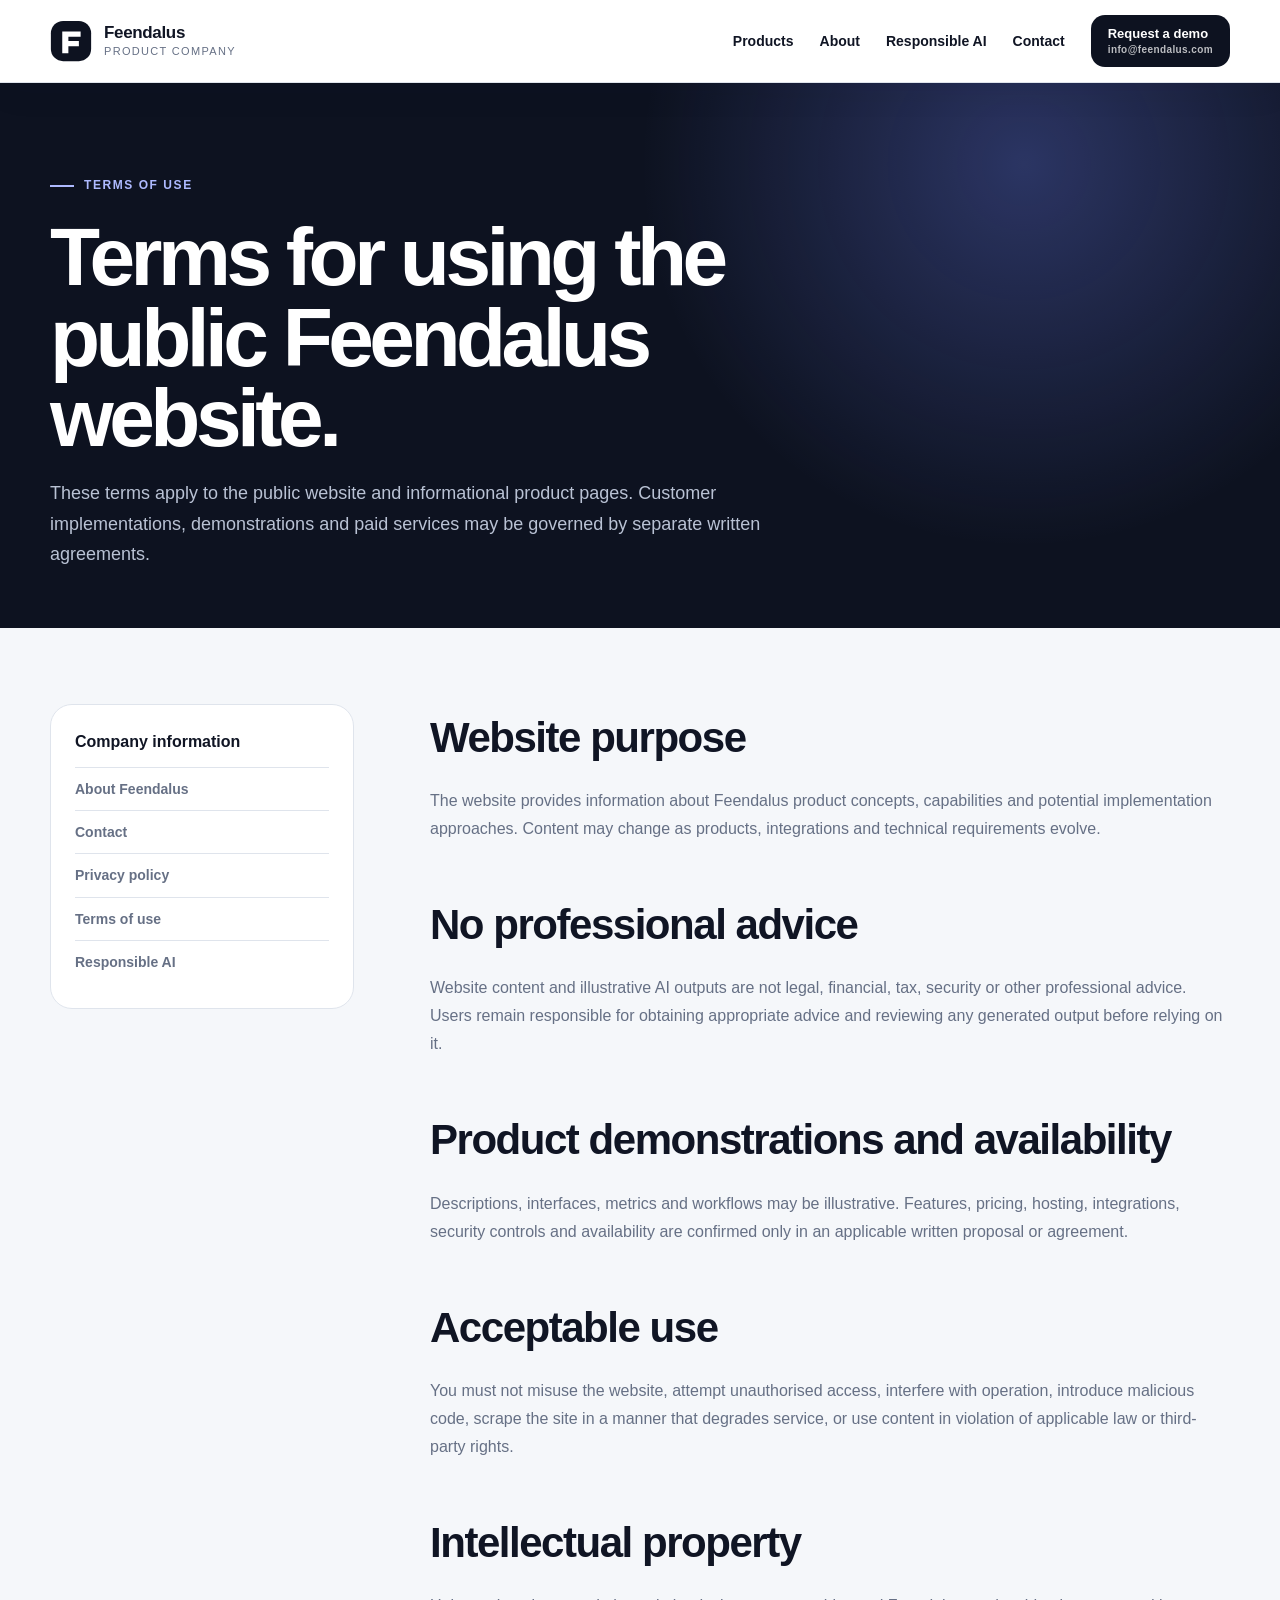
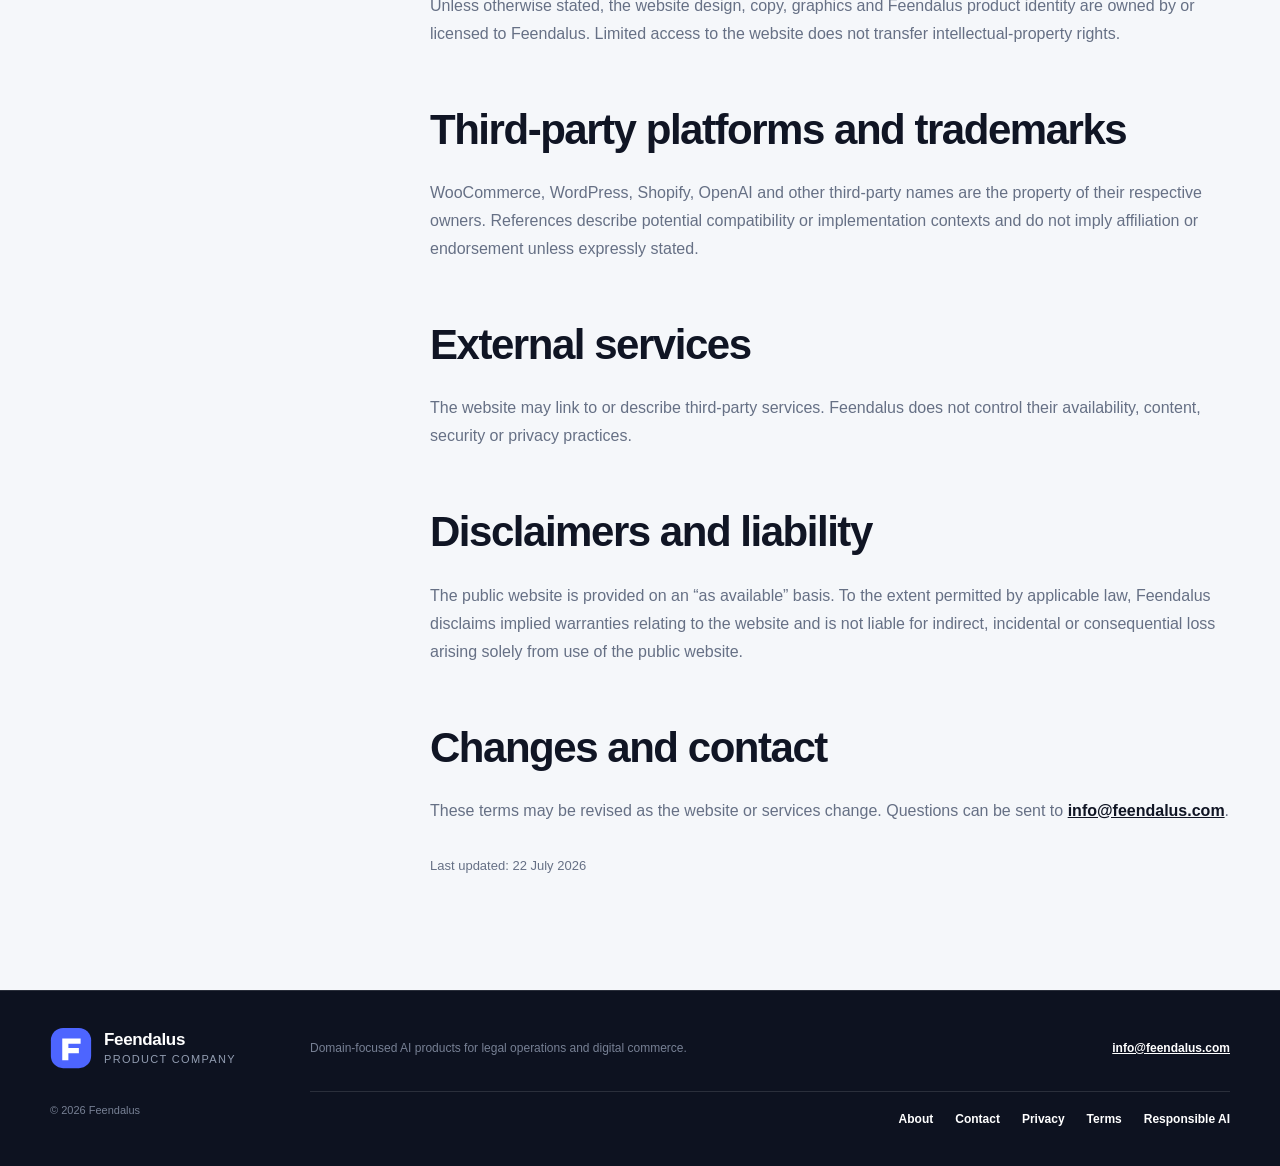
<file: terms/index.html>
<!doctype html>
<html lang="en">
<head>
  <meta charset="utf-8">
  <meta name="viewport" content="width=device-width, initial-scale=1">
  <title>Terms of Use | Feendalus</title>
  <meta name="description" content="Read the terms governing use of the Feendalus public website, product concepts, demonstrations, intellectual property and third-party references.">
  <meta name="robots" content="index,follow,max-image-preview:large,max-snippet:-1">
  <meta name="theme-color" content="#0d1220">
  <meta name="author" content="Feendalus">
  <meta name="referrer" content="strict-origin-when-cross-origin">
  <link rel="canonical" href="https://www.feendalus.com/terms/">
  <link rel="icon" href="/favicon.ico" sizes="any">
  <link rel="icon" href="/favicon.svg" type="image/svg+xml">
  <link rel="apple-touch-icon" href="/apple-touch-icon.png">
  <link rel="manifest" href="/site.webmanifest">
  <meta property="og:type" content="website">
  <meta property="og:site_name" content="Feendalus">
  <meta property="og:title" content="Terms of Use | Feendalus">
  <meta property="og:description" content="Read the terms governing use of the Feendalus public website, product concepts, demonstrations, intellectual property and third-party references.">
  <meta property="og:url" content="https://www.feendalus.com/terms/">
  <meta property="og:image" content="https://www.feendalus.com/og/feendalus-products.jpg">
  <meta property="og:image:secure_url" content="https://www.feendalus.com/og/feendalus-products.jpg">
  <meta property="og:image:type" content="image/jpeg">
  <meta property="og:image:width" content="1200">
  <meta property="og:image:height" content="630">
  <meta property="og:image:alt" content="Feendalus domain-focused AI product company">
  <meta name="twitter:card" content="summary_large_image">
  <meta name="twitter:title" content="Terms of Use | Feendalus">
  <meta name="twitter:description" content="Read the terms governing use of the Feendalus public website, product concepts, demonstrations, intellectual property and third-party references.">
  <meta name="twitter:image" content="https://www.feendalus.com/og/feendalus-products.jpg">
  <meta name="twitter:image:alt" content="Feendalus domain-focused AI product company">
  <link rel="stylesheet" href="/styles.css?v=20260722-2">
  <script type="application/ld+json">{"@context": "https://schema.org", "@graph": [{"@type": "Organization", "@id": "https://www.feendalus.com/#organization", "name": "Feendalus", "url": "https://www.feendalus.com/", "email": "info@feendalus.com"}, {"@type": "WebPage", "@id": "https://www.feendalus.com/terms/#webpage", "url": "https://www.feendalus.com/terms/", "name": "Terms of Use | Feendalus", "description": "Read the terms governing use of the Feendalus public website, product concepts, demonstrations, intellectual property and third-party references.", "isPartOf": {"@id": "https://www.feendalus.com/#website"}, "publisher": {"@id": "https://www.feendalus.com/#organization"}}]}</script>
</head>
<body>
  <a class="skip-link" href="#main">Skip to content</a>
  <header class="site-header utility-header" data-header>
    <div class="container header-inner">
      <a class="brand" href="/" aria-label="Feendalus home">
        <svg class="brand-mark" viewBox="0 0 48 48" aria-hidden="true"><rect x="1" y="1" width="46" height="46" rx="14" fill="currentColor"/><path d="M14 13h21v6H21v5h12v6H21v8h-7V13Z" fill="#fff"/></svg>
        <span><strong>Feendalus</strong><small>Product company</small></span>
      </a>
      <button class="nav-toggle" type="button" aria-expanded="false" aria-controls="primary-nav" data-nav-toggle><span class="sr-only">Toggle navigation</span><span></span><span></span></button>
<nav id="primary-nav" class="primary-nav" aria-label="Primary navigation" data-nav>
  <a href="/#products">Products</a>
  <a href="/about/">About</a>
  <a href="/responsible-ai/">Responsible AI</a>
  <a href="/contact/">Contact</a>
  <a class="button button-small button-dark" href="mailto:info@feendalus.com?subject=Feendalus%20Product%20Demo">
    <span>Request a demo</span>
    <small>info@feendalus.com</small>
  </a>
</nav>
    </div>
  </header>
  <main id="main" class="utility-main">
    <section class="utility-hero">
      <div class="container">
        <p class="eyebrow light"><span></span> Terms of use</p>
        <h1>Terms for using the public Feendalus website.</h1>
        <p>These terms apply to the public website and informational product pages. Customer implementations, demonstrations and paid services may be governed by separate written agreements.</p>
      </div>
    </section>
    <section class="utility-section">
      <div class="container utility-layout">
        <aside class="utility-aside">
          <strong>Company information</strong>
          <a href="/about/">About Feendalus</a>
          <a href="/contact/">Contact</a>
          <a href="/privacy/">Privacy policy</a>
          <a href="/terms/">Terms of use</a>
          <a href="/responsible-ai/">Responsible AI</a>
        </aside>
        <article class="utility-copy">
<h2>Website purpose</h2>
<p>The website provides information about Feendalus product concepts, capabilities and potential implementation approaches. Content may change as products, integrations and technical requirements evolve.</p>
<h2>No professional advice</h2>
<p>Website content and illustrative AI outputs are not legal, financial, tax, security or other professional advice. Users remain responsible for obtaining appropriate advice and reviewing any generated output before relying on it.</p>
<h2>Product demonstrations and availability</h2>
<p>Descriptions, interfaces, metrics and workflows may be illustrative. Features, pricing, hosting, integrations, security controls and availability are confirmed only in an applicable written proposal or agreement.</p>
<h2>Acceptable use</h2>
<p>You must not misuse the website, attempt unauthorised access, interfere with operation, introduce malicious code, scrape the site in a manner that degrades service, or use content in violation of applicable law or third-party rights.</p>
<h2>Intellectual property</h2>
<p>Unless otherwise stated, the website design, copy, graphics and Feendalus product identity are owned by or licensed to Feendalus. Limited access to the website does not transfer intellectual-property rights.</p>
<h2>Third-party platforms and trademarks</h2>
<p>WooCommerce, WordPress, Shopify, OpenAI and other third-party names are the property of their respective owners. References describe potential compatibility or implementation contexts and do not imply affiliation or endorsement unless expressly stated.</p>
<h2>External services</h2>
<p>The website may link to or describe third-party services. Feendalus does not control their availability, content, security or privacy practices.</p>
<h2>Disclaimers and liability</h2>
<p>The public website is provided on an “as available” basis. To the extent permitted by applicable law, Feendalus disclaims implied warranties relating to the website and is not liable for indirect, incidental or consequential loss arising solely from use of the public website.</p>
<h2>Changes and contact</h2>
<p>These terms may be revised as the website or services change. Questions can be sent to <a href="mailto:info@feendalus.com?subject=Terms%20Question">info@feendalus.com</a>.</p>

          <p class="utility-meta">Last updated: 22 July 2026</p>
        </article>
      </div>
    </section>
  </main>
<footer class="site-footer">
  <div class="container footer-grid">
    <a class="brand footer-brand" href="/" aria-label="Feendalus home">
      <svg class="brand-mark" viewBox="0 0 48 48" aria-hidden="true"><rect x="1" y="1" width="46" height="46" rx="14" fill="currentColor"/><path d="M14 13h21v6H21v5h12v6H21v8h-7V13Z" fill="#fff"/></svg>
      <span><strong>Feendalus</strong><small>Product company</small></span>
    </a>
    <p>Domain-focused AI products for legal operations and digital commerce.</p>
    <a href="mailto:info@feendalus.com">info@feendalus.com</a>
    <small>© <span data-year></span> Feendalus</small>
    <nav class="footer-links" aria-label="Company information">
      <a href="/about/">About</a>
      <a href="/contact/">Contact</a>
      <a href="/privacy/">Privacy</a>
      <a href="/terms/">Terms</a>
      <a href="/responsible-ai/">Responsible AI</a>
    </nav>
  </div>
</footer>
  <script src="/script.js?v=20260722-2" defer></script>
</body>
</html>
</file>
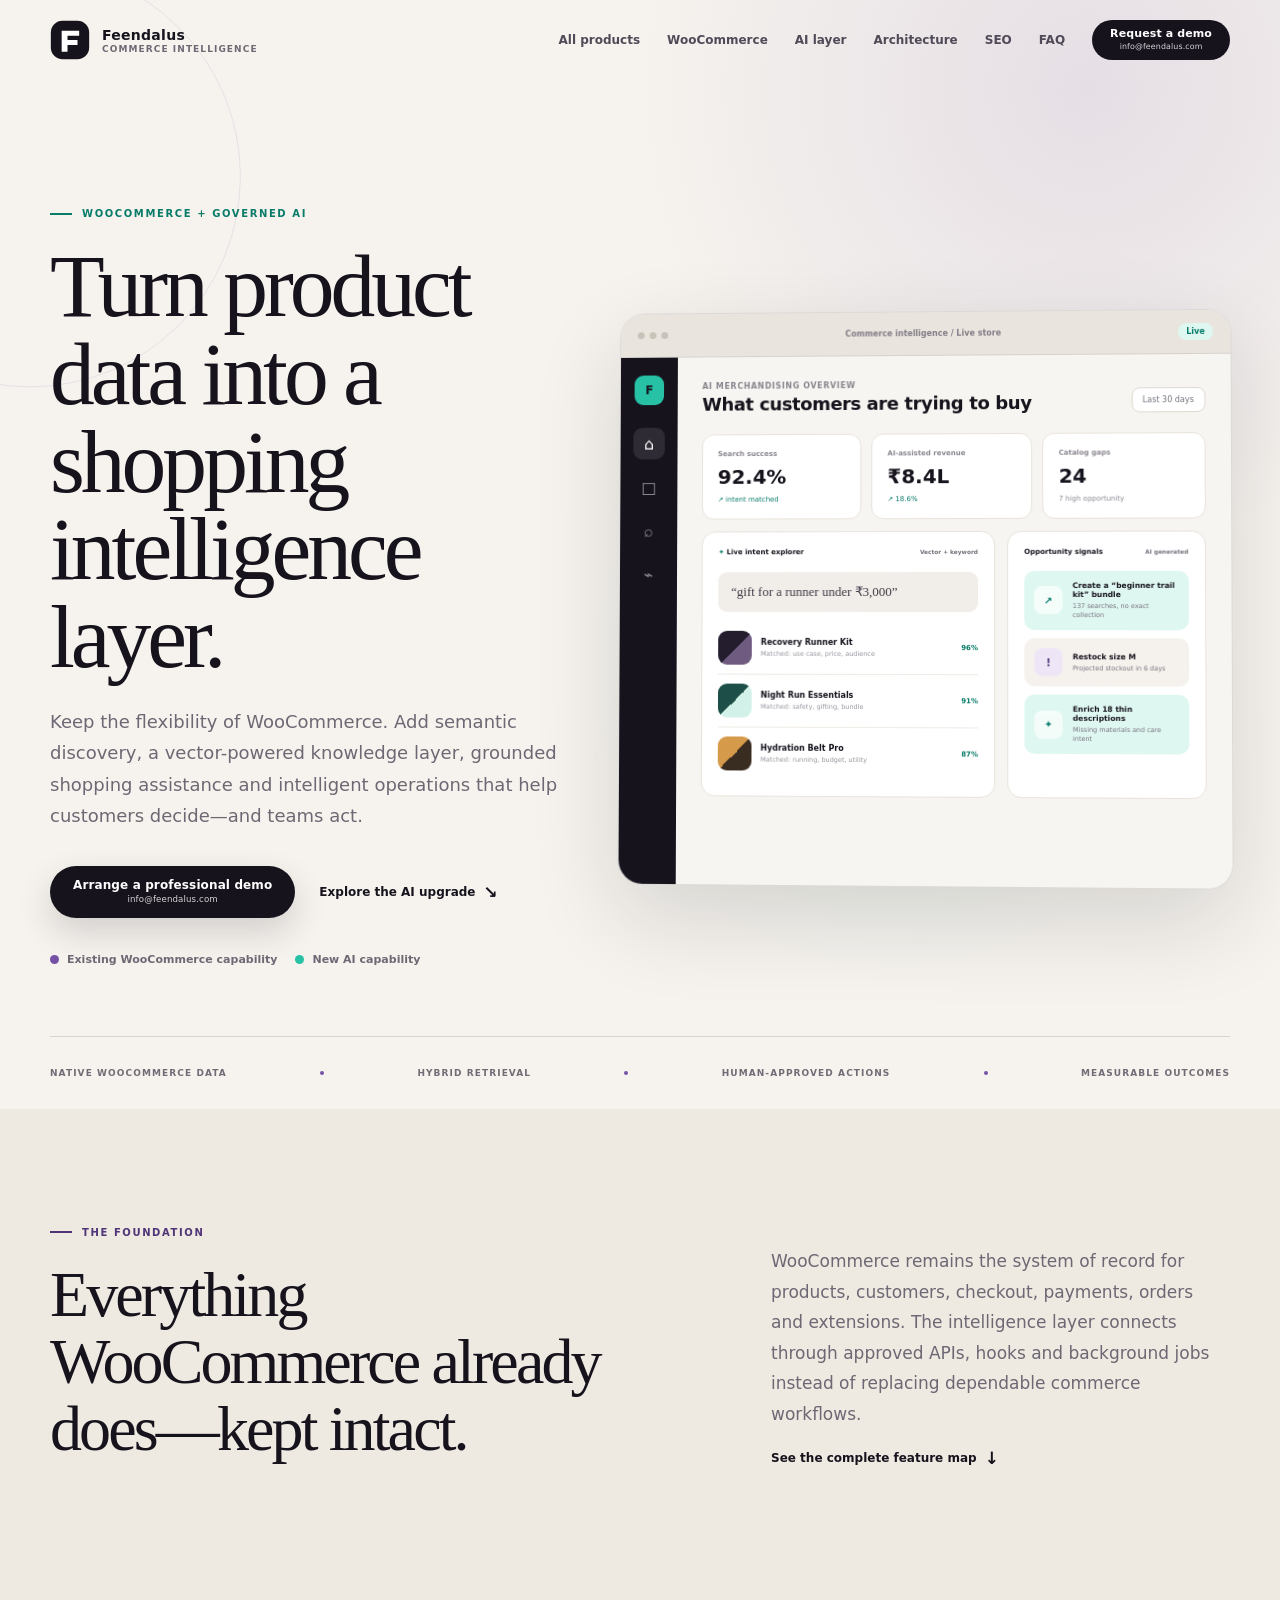
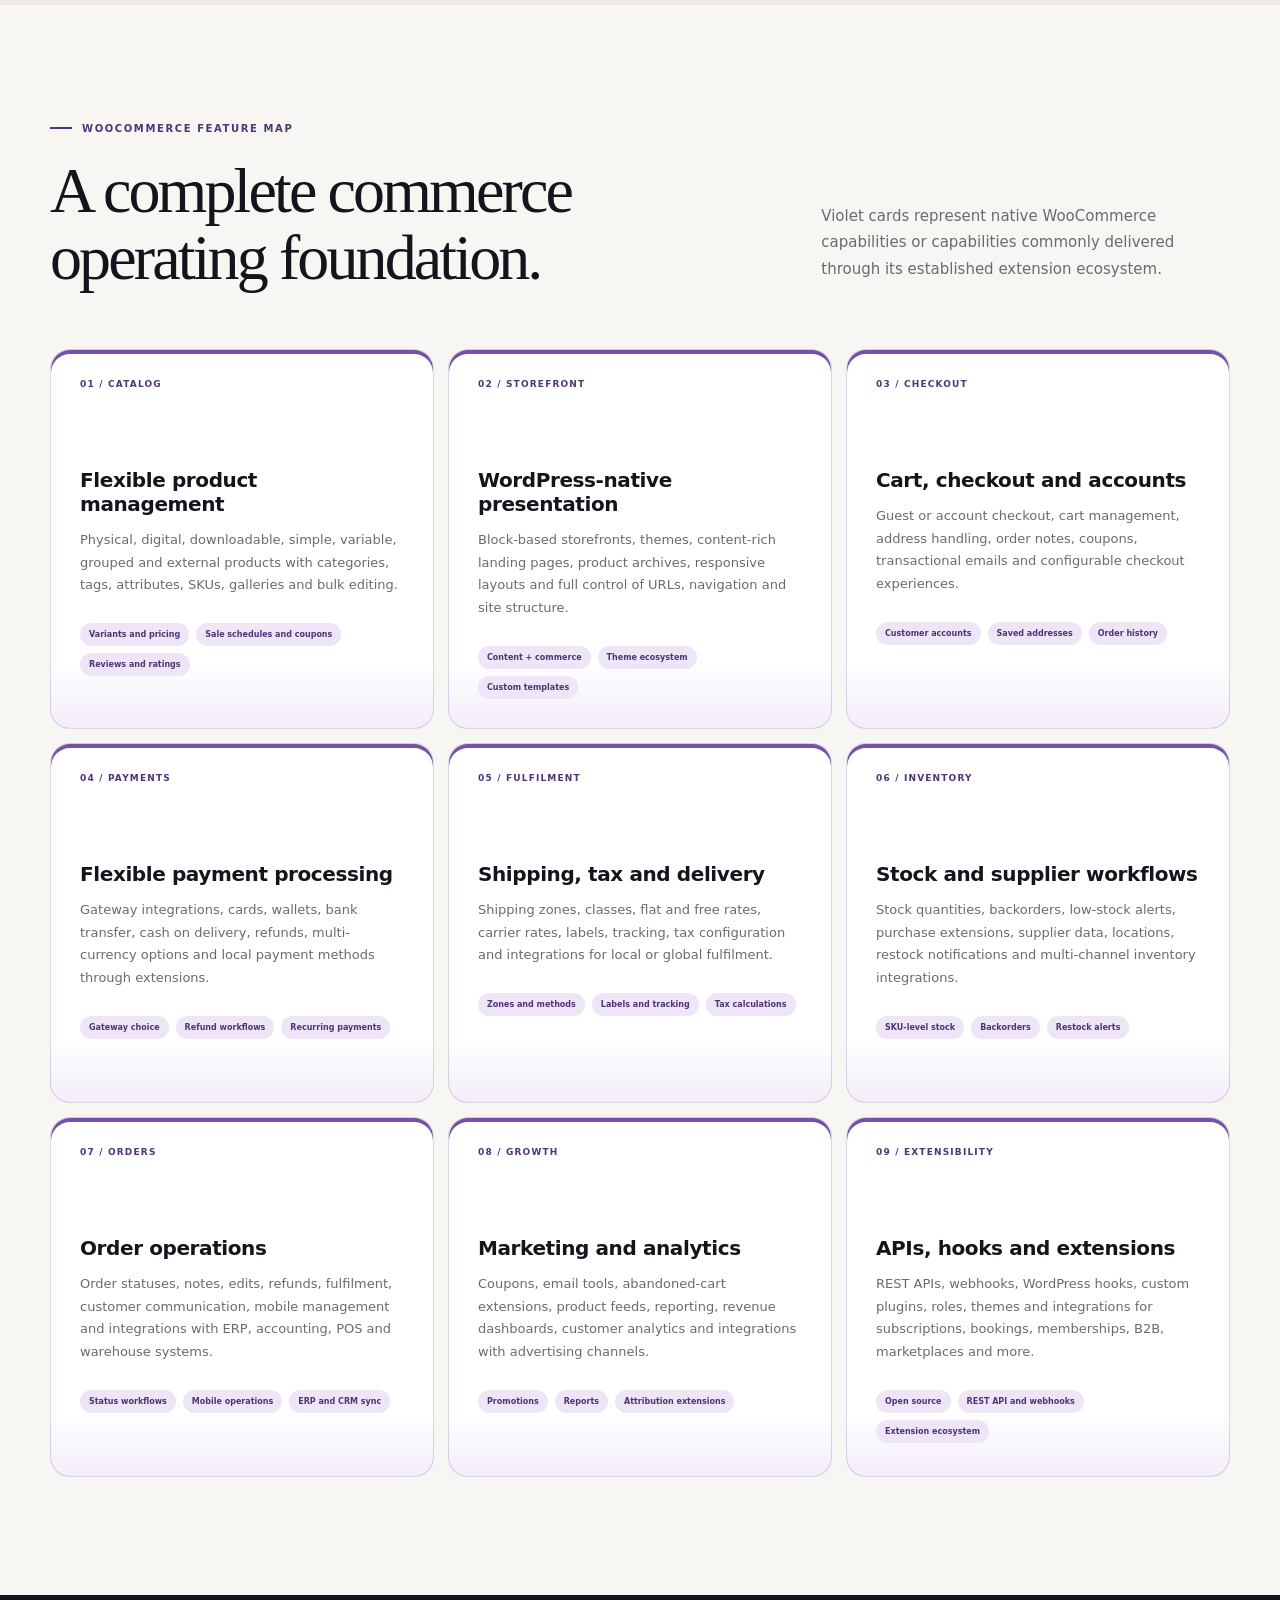
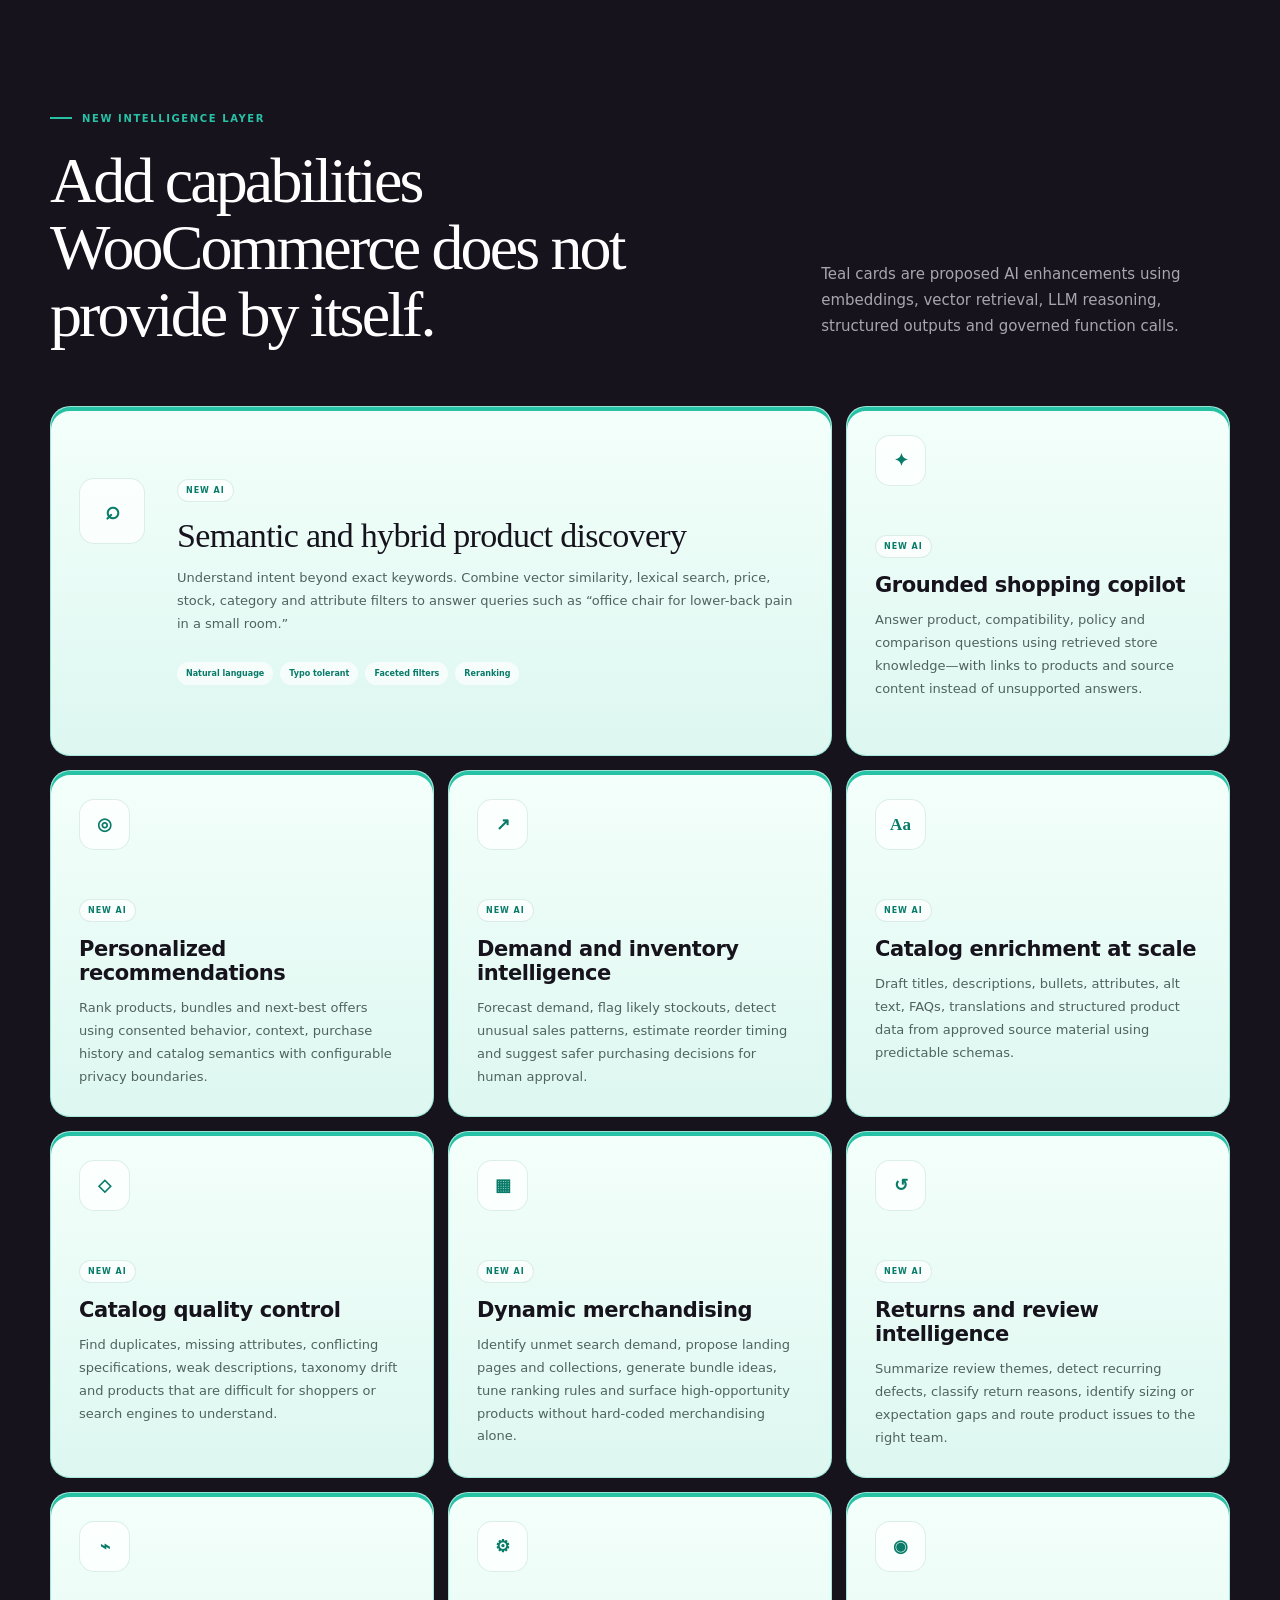
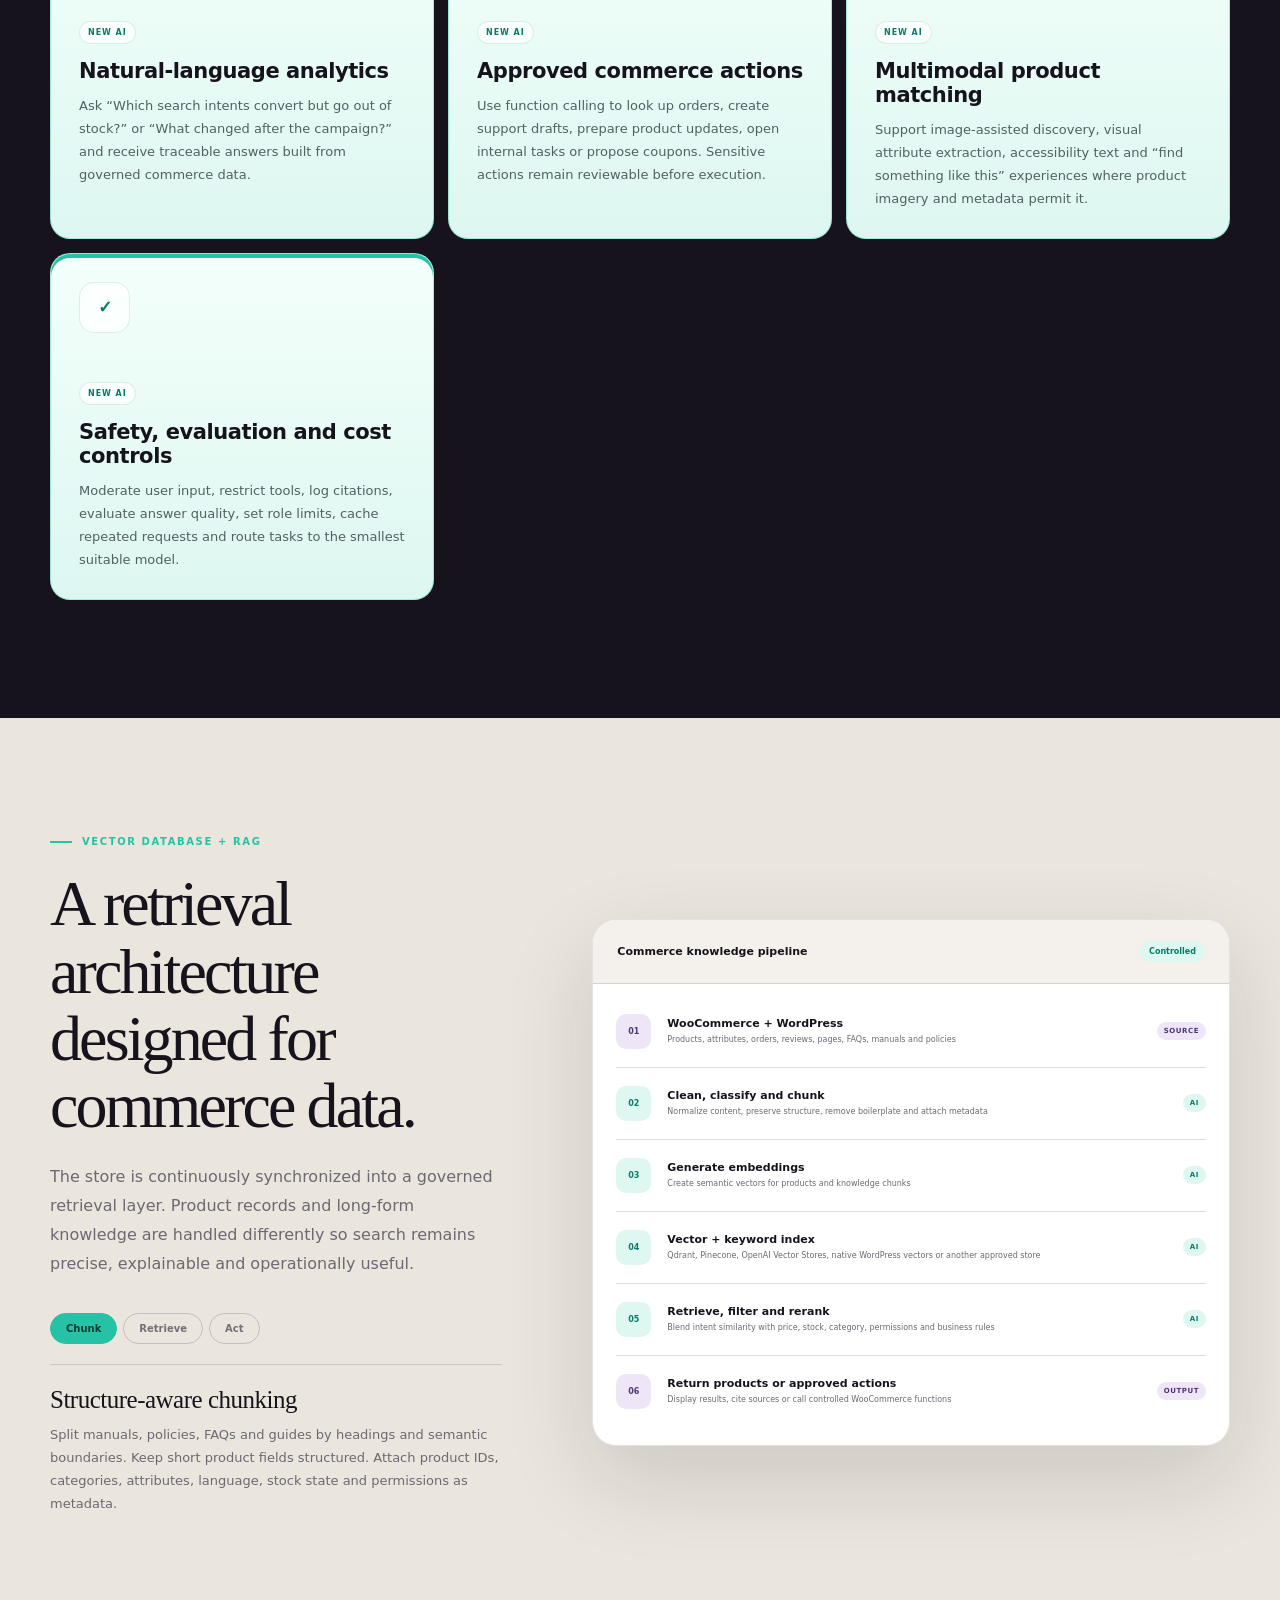
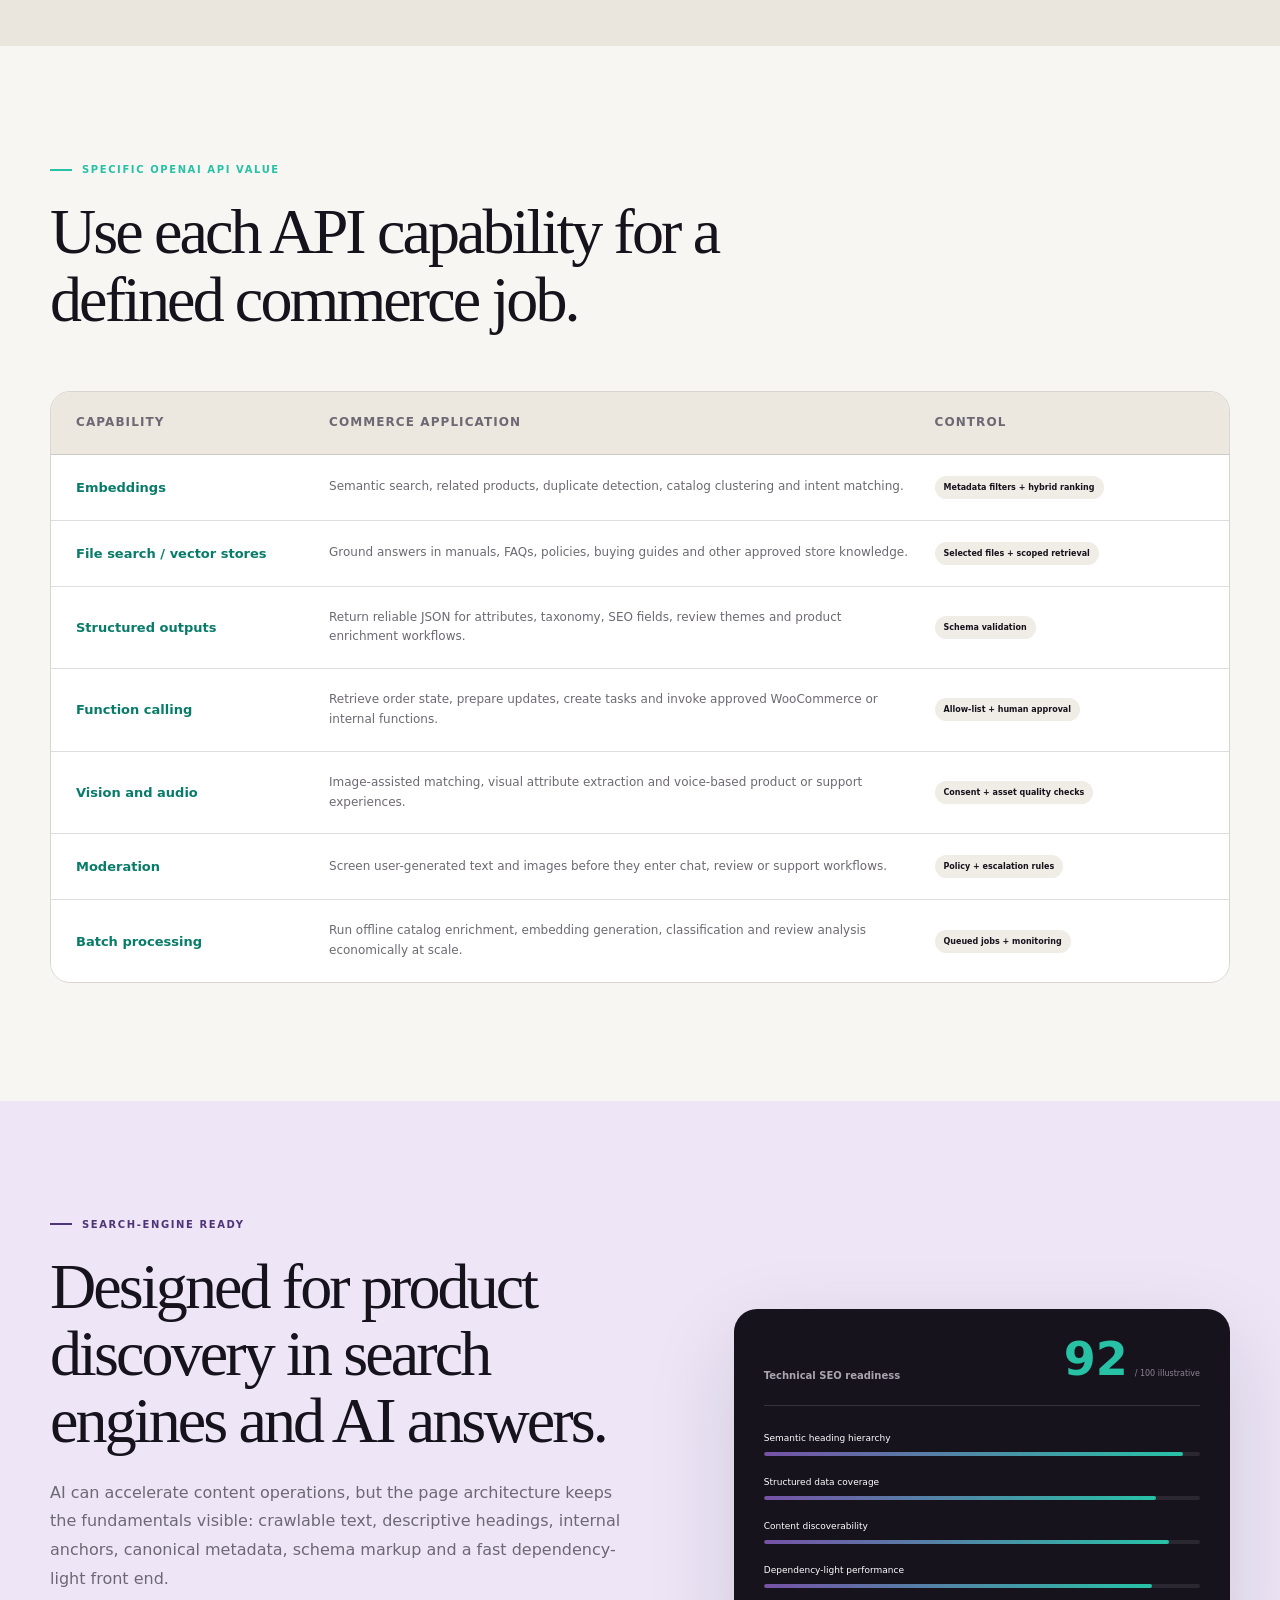
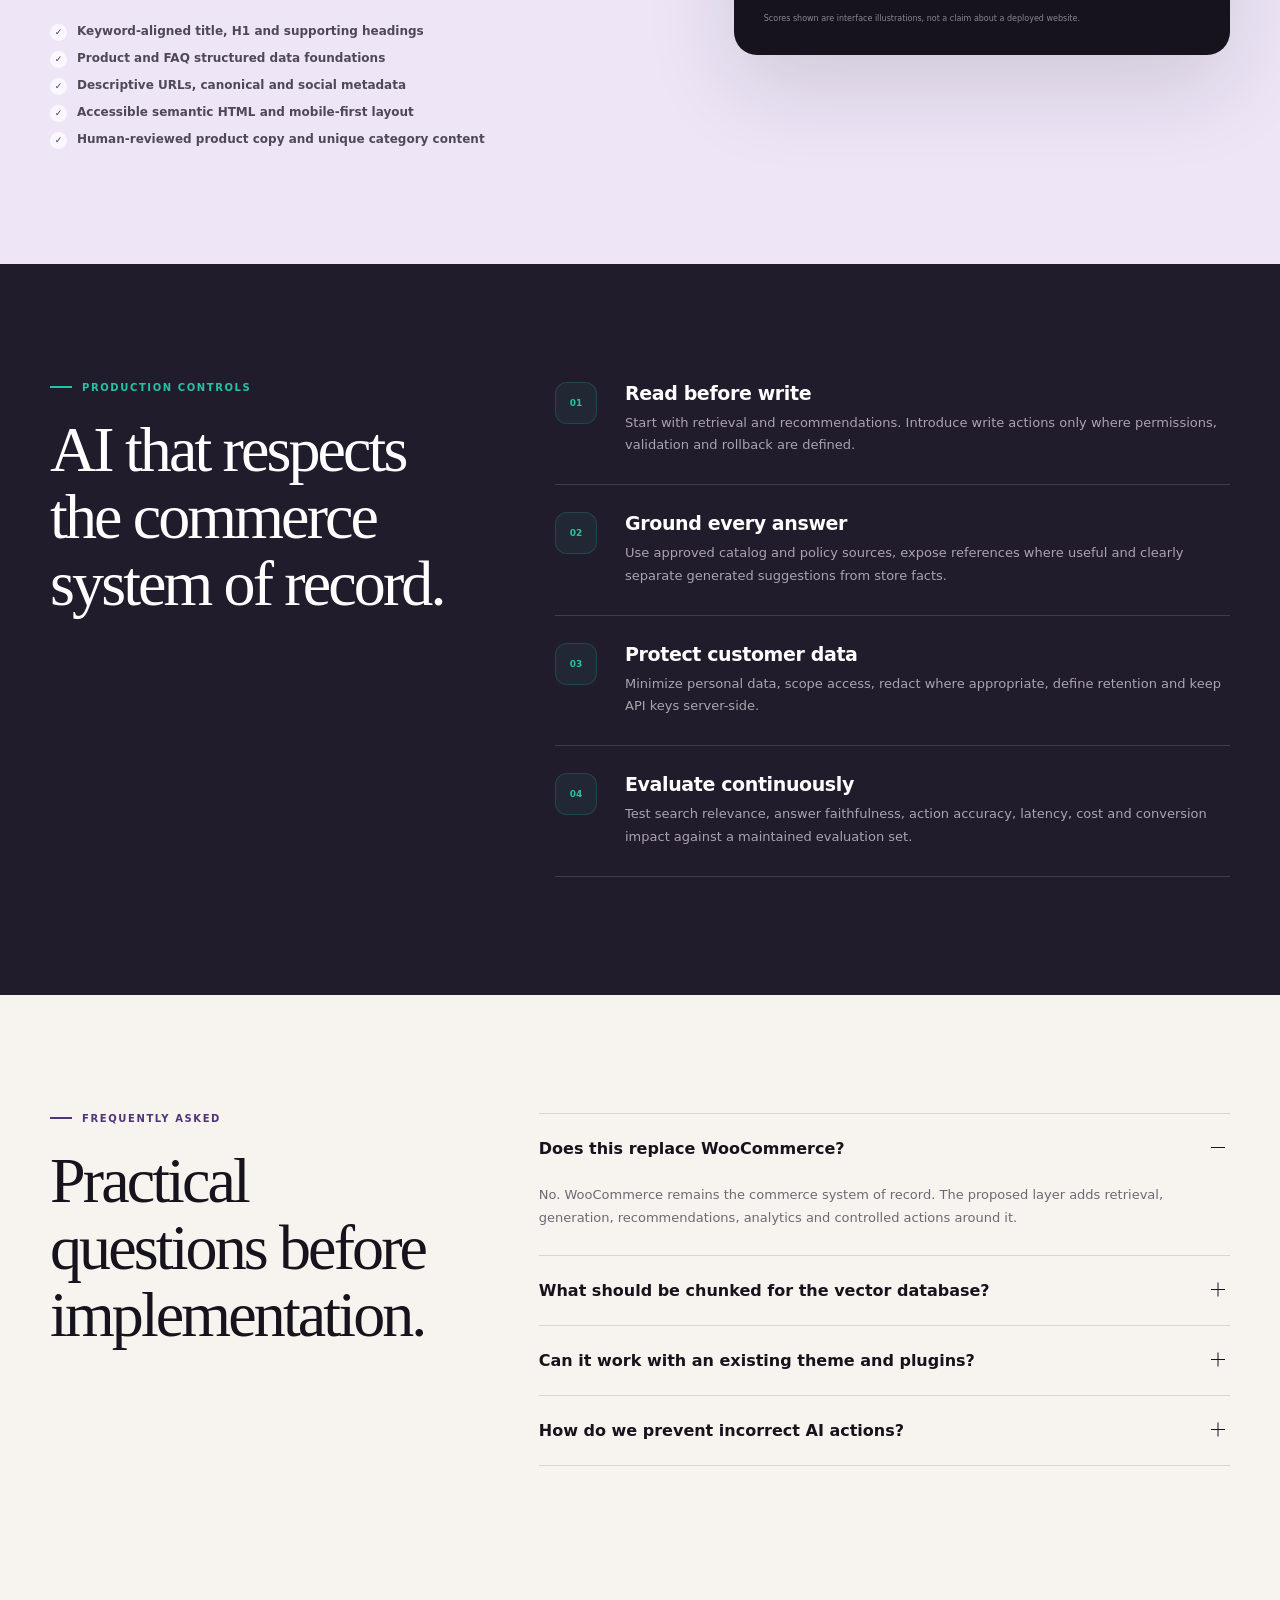
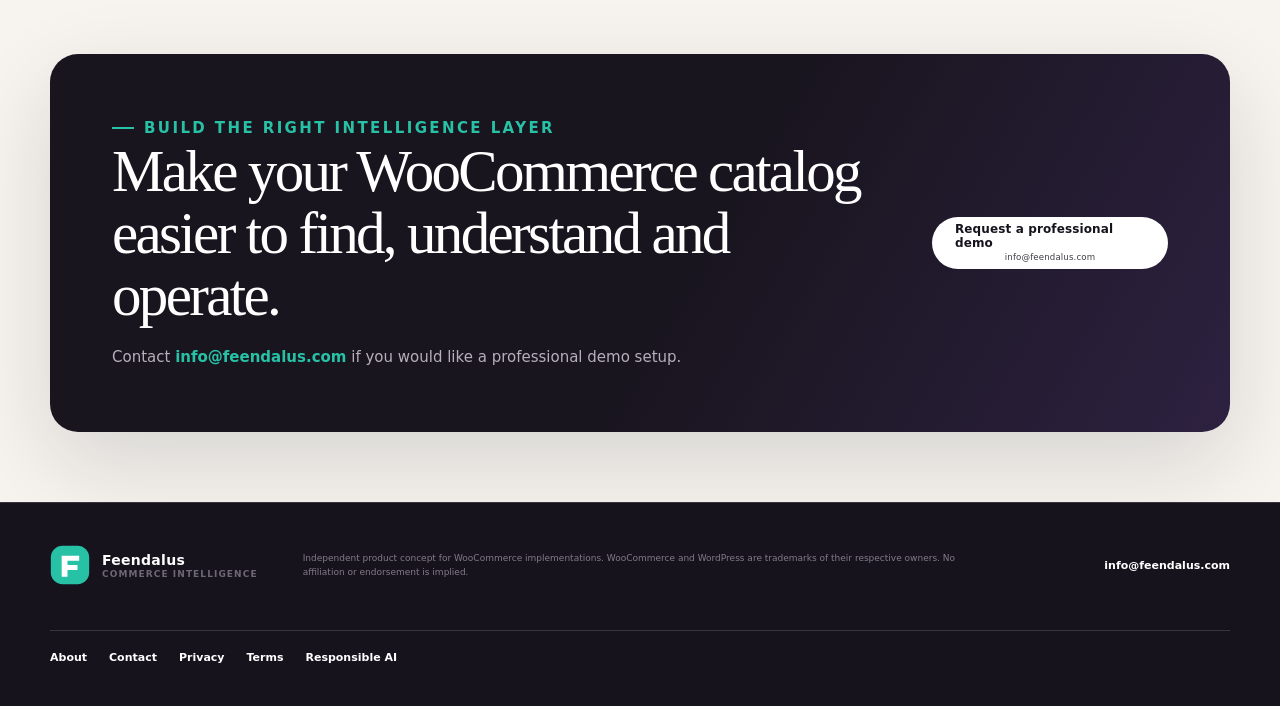
<file: woocommerce-ai-platform/index.html>
<!doctype html>
<html lang="en">
<head>
  <meta charset="utf-8">
  <meta name="viewport" content="width=device-width, initial-scale=1">
  <title>WooCommerce AI Platform with Vector Search | Feendalus</title>
  <meta name="description" content="Transform WooCommerce with semantic product search, vector database RAG, AI shopping assistance, merchandising automation and commerce intelligence.">
  <meta name="robots" content="index,follow,max-image-preview:large,max-snippet:-1,max-video-preview:-1">
  <meta name="theme-color" content="#15131b">
  <meta name="author" content="Feendalus">
  <meta name="referrer" content="strict-origin-when-cross-origin">
  <link rel="canonical" href="https://www.feendalus.com/woocommerce-ai-platform/">
<link rel="icon" href="/favicon.ico" sizes="any">
<link rel="icon" href="/favicon.svg" type="image/svg+xml">
<link rel="apple-touch-icon" href="/apple-touch-icon.png">
<link rel="manifest" href="/site.webmanifest">

  <meta property="og:type" content="website">
  <meta property="og:site_name" content="Feendalus">
  <meta property="og:title" content="WooCommerce AI Platform with Vector Search | Feendalus">
  <meta property="og:description" content="Keep everything WooCommerce does well. Add semantic discovery, grounded AI assistance and intelligent commerce operations.">
  <meta property="og:url" content="https://www.feendalus.com/woocommerce-ai-platform/">
  <meta property="og:image" content="https://www.feendalus.com/og/woocommerce-ai-platform.jpg">
<meta property="og:image:secure_url" content="https://www.feendalus.com/og/woocommerce-ai-platform.jpg">
<meta property="og:image:type" content="image/jpeg">
<meta property="og:image:width" content="1200">
<meta property="og:image:height" content="630">
<meta property="og:image:alt" content="Feendalus WooCommerce AI platform with vector search and commerce intelligence">
  <meta name="twitter:card" content="summary_large_image">
  <meta name="twitter:title" content="WooCommerce AI Platform with Vector Search | Feendalus">
  <meta name="twitter:description" content="WooCommerce, upgraded with vector search, RAG, OpenAI workflows and commerce intelligence.">
  <meta name="twitter:image" content="https://www.feendalus.com/og/woocommerce-ai-platform.jpg">
  <meta name="twitter:image:alt" content="Feendalus WooCommerce AI platform with vector search and commerce intelligence">

  <link rel="stylesheet" href="styles.css?v=20260722-2">

  <script type="application/ld+json">
  {
    "@context": "https://schema.org",
    "@graph": [
      {
        "@type": "Organization",
        "@id": "https://www.feendalus.com/#organization",
        "name": "Feendalus",
        "url": "https://www.feendalus.com/",
        "email": "info@feendalus.com"
      },
      {
        "@type": "SoftwareApplication",
        "@id": "https://www.feendalus.com/woocommerce-ai-platform/#software",
        "name": "Feendalus WooCommerce AI Platform",
        "applicationCategory": "BusinessApplication",
        "applicationSubCategory": "AI ecommerce and WooCommerce intelligence platform",
        "operatingSystem": "Web and WordPress",
        "description": "An AI enhancement layer for WooCommerce with semantic product discovery, vector database retrieval, grounded shopping assistance, catalog automation and commerce intelligence.",
        "publisher": {"@id": "https://www.feendalus.com/#organization"},
        "featureList": [
          "WooCommerce catalog, checkout, order and inventory workflows",
          "Semantic and hybrid product search",
          "Vector database indexing and content chunking",
          "Grounded conversational shopping assistant",
          "AI product enrichment and SEO automation",
          "Personalized recommendations and intelligent bundles",
          "Demand forecasting and inventory intelligence",
          "Natural-language analytics and governed workflow actions"
        ]
      },
      {
        "@type": "WebPage",
        "@id": "https://www.feendalus.com/woocommerce-ai-platform/#webpage",
        "url": "https://www.feendalus.com/woocommerce-ai-platform/",
        "name": "WooCommerce AI Platform with Vector Search",
        "description": "Transform WooCommerce with semantic product search, vector database RAG, AI shopping assistance, merchandising automation and commerce intelligence.",
        "isPartOf": {"@id": "https://www.feendalus.com/#organization"},
        "about": {"@id": "https://www.feendalus.com/woocommerce-ai-platform/#software"}
      },
      {
        "@type": "FAQPage",
        "mainEntity": [
          {
            "@type": "Question",
            "name": "Does this replace WooCommerce?",
            "acceptedAnswer": {"@type": "Answer", "text": "No. It is designed as an intelligence layer around an existing WooCommerce store, preserving the catalog, checkout, payment, order and extension ecosystem while adding AI capabilities."}
          },
          {
            "@type": "Question",
            "name": "What content is stored in the vector database?",
            "acceptedAnswer": {"@type": "Answer", "text": "Approved product descriptions, attributes, manuals, FAQs, policies, reviews, support content and other selected store knowledge can be cleaned, chunked, embedded and indexed with metadata and access controls."}
          },
          {
            "@type": "Question",
            "name": "Can the AI take actions in WooCommerce?",
            "acceptedAnswer": {"@type": "Answer", "text": "Yes, approved functions can retrieve order status, prepare support responses, draft catalog updates or create internal tasks. Sensitive or consequential changes can remain behind explicit human approval."}
          },
          {
            "@type": "Question",
            "name": "How does AI search improve standard WooCommerce search?",
            "acceptedAnswer": {"@type": "Answer", "text": "Hybrid search combines keyword matching, product filters and vector similarity so shoppers can search by intent, use case, problem, style or natural language rather than exact product wording alone."}
          }
        ]
      }
    ]
  }
  </script>
</head>
<body>
  <a class="skip-link" href="#main">Skip to content</a>

  <header class="site-header" data-header>
    <div class="container header-inner">
      <a class="brand" href="/" aria-label="Feendalus product portfolio">
        <svg class="brand-mark" viewBox="0 0 48 48" aria-hidden="true">
          <rect x="1" y="1" width="46" height="46" rx="14" fill="currentColor"/>
          <path d="M14 13h21v6H21v5h12v6H21v8h-7V13Z" fill="#fff"/>
        </svg>
        <span><strong>Feendalus</strong><small>Commerce Intelligence</small></span>
      </a>

      <button class="nav-toggle" type="button" aria-expanded="false" aria-controls="primary-nav" data-nav-toggle>
        <span class="sr-only">Toggle navigation</span>
        <span></span><span></span>
      </button>

      <nav id="primary-nav" class="primary-nav" aria-label="Primary navigation" data-nav>
        <a href="/">All products</a>
        <a href="#commerce">WooCommerce</a>
        <a href="#ai-features">AI layer</a>
        <a href="#architecture">Architecture</a>
        <a href="#seo">SEO</a>
        <a href="#faq">FAQ</a>
        <a class="button button-small button-dark" href="mailto:info@feendalus.com?subject=WooCommerce%20AI%20Professional%20Demo"><span style="display:flex;flex-direction:column;align-items:center;line-height:1.15"><span>Request a demo</span><small style="display:block;font-size:.72em;font-weight:500;opacity:.82;margin-top:.18em">info@feendalus.com</small></span></a>
      </nav>
    </div>
  </header>

  <main id="main">
    <section class="hero" id="top">
      <div class="container hero-grid">
        <div class="hero-copy reveal">
          <p class="eyebrow"><span></span> WooCommerce + governed AI</p>
          <h1>Turn product data into a shopping intelligence layer.</h1>
          <p class="hero-lede">Keep the flexibility of WooCommerce. Add semantic discovery, a vector-powered knowledge layer, grounded shopping assistance and intelligent operations that help customers decide—and teams act.</p>
          <div class="hero-actions">
            <a class="button button-primary" href="mailto:info@feendalus.com?subject=WooCommerce%20AI%20Professional%20Demo"><span style="display:flex;flex-direction:column;align-items:center;line-height:1.15"><span>Arrange a professional demo</span><small style="display:block;font-size:.72em;font-weight:500;opacity:.82;margin-top:.18em">info@feendalus.com</small></span></a>
            <a class="text-link" href="#ai-features">Explore the AI upgrade <span aria-hidden="true">↘</span></a>
          </div>
          <div class="legend" aria-label="Feature color legend">
            <span><i class="dot woo-dot"></i> Existing WooCommerce capability</span>
            <span><i class="dot ai-dot"></i> New AI capability</span>
          </div>
        </div>

        <div class="commerce-shell reveal" aria-label="Illustrative AI commerce dashboard">
          <div class="window-bar">
            <span class="window-dots"><i></i><i></i><i></i></span>
            <span>Commerce intelligence / Live store</span>
            <span class="live-chip">Live</span>
          </div>
          <div class="dashboard">
            <aside class="dash-rail">
              <div class="rail-logo">F</div>
              <button class="rail-item active" aria-label="Overview"><span>⌂</span></button>
              <button class="rail-item" aria-label="Catalog"><span>□</span></button>
              <button class="rail-item" aria-label="Search"><span>⌕</span></button>
              <button class="rail-item" aria-label="Analytics"><span>⌁</span></button>
            </aside>

            <div class="dash-main">
              <div class="dash-heading">
                <div>
                  <p>AI merchandising overview</p>
                  <h2>What customers are trying to buy</h2>
                </div>
                <button class="ghost-button" type="button">Last 30 days</button>
              </div>

              <div class="metric-grid">
                <article><span>Search success</span><strong>92.4%</strong><small class="positive">↗ intent matched</small></article>
                <article><span>AI-assisted revenue</span><strong>₹8.4L</strong><small class="positive">↗ 18.6%</small></article>
                <article><span>Catalog gaps</span><strong>24</strong><small>7 high opportunity</small></article>
              </div>

              <div class="dash-grid">
                <section class="intent-panel">
                  <div class="panel-head"><span><i class="ai-spark">✦</i> Live intent explorer</span><small>Vector + keyword</small></div>
                  <p class="intent-query" data-demo-query>“gift for a runner under ₹3,000”</p>
                  <div class="result-list">
                    <article>
                      <div class="product-thumb thumb-one"></div>
                      <div><strong>Recovery Runner Kit</strong><small>Matched: use case, price, audience</small></div>
                      <span>96%</span>
                    </article>
                    <article>
                      <div class="product-thumb thumb-two"></div>
                      <div><strong>Night Run Essentials</strong><small>Matched: safety, gifting, bundle</small></div>
                      <span>91%</span>
                    </article>
                    <article>
                      <div class="product-thumb thumb-three"></div>
                      <div><strong>Hydration Belt Pro</strong><small>Matched: running, budget, utility</small></div>
                      <span>87%</span>
                    </article>
                  </div>
                </section>

                <section class="opportunity-panel">
                  <div class="panel-head"><span>Opportunity signals</span><small>AI generated</small></div>
                  <div class="signal-card ai-surface">
                    <span class="signal-icon">↗</span>
                    <div><strong>Create a “beginner trail kit” bundle</strong><small>137 searches, no exact collection</small></div>
                  </div>
                  <div class="signal-card">
                    <span class="signal-icon woo-surface">!</span>
                    <div><strong>Restock size M</strong><small>Projected stockout in 6 days</small></div>
                  </div>
                  <div class="signal-card ai-surface">
                    <span class="signal-icon">✦</span>
                    <div><strong>Enrich 18 thin descriptions</strong><small>Missing materials and care intent</small></div>
                  </div>
                </section>
              </div>
            </div>
          </div>
        </div>
      </div>
      <div class="container proof-strip reveal" aria-label="Platform principles">
        <span>Native WooCommerce data</span><i></i><span>Hybrid retrieval</span><i></i><span>Human-approved actions</span><i></i><span>Measurable outcomes</span>
      </div>
    </section>

    <section class="section intro-section">
      <div class="container intro-grid">
        <div class="section-heading reveal">
          <p class="eyebrow purple"><span></span> The foundation</p>
          <h2>Everything WooCommerce already does—kept intact.</h2>
        </div>
        <div class="intro-copy reveal">
          <p>WooCommerce remains the system of record for products, customers, checkout, payments, orders and extensions. The intelligence layer connects through approved APIs, hooks and background jobs instead of replacing dependable commerce workflows.</p>
          <a class="text-link" href="#commerce">See the complete feature map <span aria-hidden="true">↓</span></a>
        </div>
      </div>
    </section>

    <section class="section commerce-section" id="commerce">
      <div class="container">
        <div class="section-heading split reveal">
          <div>
            <p class="eyebrow purple"><span></span> WooCommerce feature map</p>
            <h2>A complete commerce operating foundation.</h2>
          </div>
          <p>Violet cards represent native WooCommerce capabilities or capabilities commonly delivered through its established extension ecosystem.</p>
        </div>

        <div class="feature-grid core-grid">
          <article class="feature-card woo-card reveal">
            <span class="feature-kicker">01 / Catalog</span>
            <h3>Flexible product management</h3>
            <p>Physical, digital, downloadable, simple, variable, grouped and external products with categories, tags, attributes, SKUs, galleries and bulk editing.</p>
            <ul><li>Variants and pricing</li><li>Sale schedules and coupons</li><li>Reviews and ratings</li></ul>
          </article>
          <article class="feature-card woo-card reveal">
            <span class="feature-kicker">02 / Storefront</span>
            <h3>WordPress-native presentation</h3>
            <p>Block-based storefronts, themes, content-rich landing pages, product archives, responsive layouts and full control of URLs, navigation and site structure.</p>
            <ul><li>Content + commerce</li><li>Theme ecosystem</li><li>Custom templates</li></ul>
          </article>
          <article class="feature-card woo-card reveal">
            <span class="feature-kicker">03 / Checkout</span>
            <h3>Cart, checkout and accounts</h3>
            <p>Guest or account checkout, cart management, address handling, order notes, coupons, transactional emails and configurable checkout experiences.</p>
            <ul><li>Customer accounts</li><li>Saved addresses</li><li>Order history</li></ul>
          </article>
          <article class="feature-card woo-card reveal">
            <span class="feature-kicker">04 / Payments</span>
            <h3>Flexible payment processing</h3>
            <p>Gateway integrations, cards, wallets, bank transfer, cash on delivery, refunds, multi-currency options and local payment methods through extensions.</p>
            <ul><li>Gateway choice</li><li>Refund workflows</li><li>Recurring payments</li></ul>
          </article>
          <article class="feature-card woo-card reveal">
            <span class="feature-kicker">05 / Fulfilment</span>
            <h3>Shipping, tax and delivery</h3>
            <p>Shipping zones, classes, flat and free rates, carrier rates, labels, tracking, tax configuration and integrations for local or global fulfilment.</p>
            <ul><li>Zones and methods</li><li>Labels and tracking</li><li>Tax calculations</li></ul>
          </article>
          <article class="feature-card woo-card reveal">
            <span class="feature-kicker">06 / Inventory</span>
            <h3>Stock and supplier workflows</h3>
            <p>Stock quantities, backorders, low-stock alerts, purchase extensions, supplier data, locations, restock notifications and multi-channel inventory integrations.</p>
            <ul><li>SKU-level stock</li><li>Backorders</li><li>Restock alerts</li></ul>
          </article>
          <article class="feature-card woo-card reveal">
            <span class="feature-kicker">07 / Orders</span>
            <h3>Order operations</h3>
            <p>Order statuses, notes, edits, refunds, fulfilment, customer communication, mobile management and integrations with ERP, accounting, POS and warehouse systems.</p>
            <ul><li>Status workflows</li><li>Mobile operations</li><li>ERP and CRM sync</li></ul>
          </article>
          <article class="feature-card woo-card reveal">
            <span class="feature-kicker">08 / Growth</span>
            <h3>Marketing and analytics</h3>
            <p>Coupons, email tools, abandoned-cart extensions, product feeds, reporting, revenue dashboards, customer analytics and integrations with advertising channels.</p>
            <ul><li>Promotions</li><li>Reports</li><li>Attribution extensions</li></ul>
          </article>
          <article class="feature-card woo-card reveal">
            <span class="feature-kicker">09 / Extensibility</span>
            <h3>APIs, hooks and extensions</h3>
            <p>REST APIs, webhooks, WordPress hooks, custom plugins, roles, themes and integrations for subscriptions, bookings, memberships, B2B, marketplaces and more.</p>
            <ul><li>Open source</li><li>REST API and webhooks</li><li>Extension ecosystem</li></ul>
          </article>
        </div>
      </div>
    </section>

    <section class="section ai-section" id="ai-features">
      <div class="container">
        <div class="section-heading split reveal">
          <div>
            <p class="eyebrow mint"><span></span> New intelligence layer</p>
            <h2>Add capabilities WooCommerce does not provide by itself.</h2>
          </div>
          <p>Teal cards are proposed AI enhancements using embeddings, vector retrieval, LLM reasoning, structured outputs and governed function calls.</p>
        </div>

        <div class="ai-feature-grid">
          <article class="ai-feature ai-feature-large reveal">
            <div class="ai-icon">⌕</div>
            <div>
              <span class="new-badge">NEW AI</span>
              <h3>Semantic and hybrid product discovery</h3>
              <p>Understand intent beyond exact keywords. Combine vector similarity, lexical search, price, stock, category and attribute filters to answer queries such as “office chair for lower-back pain in a small room.”</p>
              <div class="chip-row"><span>Natural language</span><span>Typo tolerant</span><span>Faceted filters</span><span>Reranking</span></div>
            </div>
          </article>

          <article class="ai-feature reveal">
            <div class="ai-icon">✦</div>
            <span class="new-badge">NEW AI</span>
            <h3>Grounded shopping copilot</h3>
            <p>Answer product, compatibility, policy and comparison questions using retrieved store knowledge—with links to products and source content instead of unsupported answers.</p>
          </article>

          <article class="ai-feature reveal">
            <div class="ai-icon">◎</div>
            <span class="new-badge">NEW AI</span>
            <h3>Personalized recommendations</h3>
            <p>Rank products, bundles and next-best offers using consented behavior, context, purchase history and catalog semantics with configurable privacy boundaries.</p>
          </article>

          <article class="ai-feature reveal">
            <div class="ai-icon">↗</div>
            <span class="new-badge">NEW AI</span>
            <h3>Demand and inventory intelligence</h3>
            <p>Forecast demand, flag likely stockouts, detect unusual sales patterns, estimate reorder timing and suggest safer purchasing decisions for human approval.</p>
          </article>

          <article class="ai-feature reveal">
            <div class="ai-icon">Aa</div>
            <span class="new-badge">NEW AI</span>
            <h3>Catalog enrichment at scale</h3>
            <p>Draft titles, descriptions, bullets, attributes, alt text, FAQs, translations and structured product data from approved source material using predictable schemas.</p>
          </article>

          <article class="ai-feature reveal">
            <div class="ai-icon">◇</div>
            <span class="new-badge">NEW AI</span>
            <h3>Catalog quality control</h3>
            <p>Find duplicates, missing attributes, conflicting specifications, weak descriptions, taxonomy drift and products that are difficult for shoppers or search engines to understand.</p>
          </article>

          <article class="ai-feature reveal">
            <div class="ai-icon">▦</div>
            <span class="new-badge">NEW AI</span>
            <h3>Dynamic merchandising</h3>
            <p>Identify unmet search demand, propose landing pages and collections, generate bundle ideas, tune ranking rules and surface high-opportunity products without hard-coded merchandising alone.</p>
          </article>

          <article class="ai-feature reveal">
            <div class="ai-icon">↺</div>
            <span class="new-badge">NEW AI</span>
            <h3>Returns and review intelligence</h3>
            <p>Summarize review themes, detect recurring defects, classify return reasons, identify sizing or expectation gaps and route product issues to the right team.</p>
          </article>

          <article class="ai-feature reveal">
            <div class="ai-icon">⌁</div>
            <span class="new-badge">NEW AI</span>
            <h3>Natural-language analytics</h3>
            <p>Ask “Which search intents convert but go out of stock?” or “What changed after the campaign?” and receive traceable answers built from governed commerce data.</p>
          </article>

          <article class="ai-feature reveal">
            <div class="ai-icon">⚙</div>
            <span class="new-badge">NEW AI</span>
            <h3>Approved commerce actions</h3>
            <p>Use function calling to look up orders, create support drafts, prepare product updates, open internal tasks or propose coupons. Sensitive actions remain reviewable before execution.</p>
          </article>

          <article class="ai-feature reveal">
            <div class="ai-icon">◉</div>
            <span class="new-badge">NEW AI</span>
            <h3>Multimodal product matching</h3>
            <p>Support image-assisted discovery, visual attribute extraction, accessibility text and “find something like this” experiences where product imagery and metadata permit it.</p>
          </article>

          <article class="ai-feature reveal">
            <div class="ai-icon">✓</div>
            <span class="new-badge">NEW AI</span>
            <h3>Safety, evaluation and cost controls</h3>
            <p>Moderate user input, restrict tools, log citations, evaluate answer quality, set role limits, cache repeated requests and route tasks to the smallest suitable model.</p>
          </article>
        </div>
      </div>
    </section>

    <section class="section architecture-section" id="architecture">
      <div class="container architecture-grid">
        <div class="architecture-copy reveal">
          <p class="eyebrow mint"><span></span> Vector database + RAG</p>
          <h2>A retrieval architecture designed for commerce data.</h2>
          <p>The store is continuously synchronized into a governed retrieval layer. Product records and long-form knowledge are handled differently so search remains precise, explainable and operationally useful.</p>
          <div class="architecture-tabs" role="tablist" aria-label="Architecture details">
            <button class="architecture-tab active" type="button" role="tab" aria-selected="true" data-arch-tab="chunk">Chunk</button>
            <button class="architecture-tab" type="button" role="tab" aria-selected="false" data-arch-tab="retrieve">Retrieve</button>
            <button class="architecture-tab" type="button" role="tab" aria-selected="false" data-arch-tab="act">Act</button>
          </div>
          <div class="architecture-detail" data-arch-content>
            <h3>Structure-aware chunking</h3>
            <p>Split manuals, policies, FAQs and guides by headings and semantic boundaries. Keep short product fields structured. Attach product IDs, categories, attributes, language, stock state and permissions as metadata.</p>
          </div>
        </div>

        <div class="pipeline-card reveal" aria-label="AI commerce retrieval pipeline">
          <div class="pipeline-top">
            <span>Commerce knowledge pipeline</span>
            <span class="secure-chip">Controlled</span>
          </div>
          <ol class="pipeline-list">
            <li>
              <span class="step-number woo-step">01</span>
              <div><strong>WooCommerce + WordPress</strong><small>Products, attributes, orders, reviews, pages, FAQs, manuals and policies</small></div>
              <span class="type-pill woo-pill">SOURCE</span>
            </li>
            <li>
              <span class="step-number ai-step">02</span>
              <div><strong>Clean, classify and chunk</strong><small>Normalize content, preserve structure, remove boilerplate and attach metadata</small></div>
              <span class="type-pill ai-pill">AI</span>
            </li>
            <li>
              <span class="step-number ai-step">03</span>
              <div><strong>Generate embeddings</strong><small>Create semantic vectors for products and knowledge chunks</small></div>
              <span class="type-pill ai-pill">AI</span>
            </li>
            <li>
              <span class="step-number ai-step">04</span>
              <div><strong>Vector + keyword index</strong><small>Qdrant, Pinecone, OpenAI Vector Stores, native WordPress vectors or another approved store</small></div>
              <span class="type-pill ai-pill">AI</span>
            </li>
            <li>
              <span class="step-number ai-step">05</span>
              <div><strong>Retrieve, filter and rerank</strong><small>Blend intent similarity with price, stock, category, permissions and business rules</small></div>
              <span class="type-pill ai-pill">AI</span>
            </li>
            <li>
              <span class="step-number woo-step">06</span>
              <div><strong>Return products or approved actions</strong><small>Display results, cite sources or call controlled WooCommerce functions</small></div>
              <span class="type-pill woo-pill">OUTPUT</span>
            </li>
          </ol>
        </div>
      </div>
    </section>

    <section class="section value-section">
      <div class="container">
        <div class="section-heading reveal">
          <p class="eyebrow mint"><span></span> Specific OpenAI API value</p>
          <h2>Use each API capability for a defined commerce job.</h2>
        </div>
        <div class="value-table reveal" role="table" aria-label="OpenAI API commerce value map">
          <div class="value-row value-head" role="row">
            <span role="columnheader">Capability</span><span role="columnheader">Commerce application</span><span role="columnheader">Control</span>
          </div>
          <div class="value-row" role="row">
            <strong role="cell">Embeddings</strong><span role="cell">Semantic search, related products, duplicate detection, catalog clustering and intent matching.</span><small role="cell">Metadata filters + hybrid ranking</small>
          </div>
          <div class="value-row" role="row">
            <strong role="cell">File search / vector stores</strong><span role="cell">Ground answers in manuals, FAQs, policies, buying guides and other approved store knowledge.</span><small role="cell">Selected files + scoped retrieval</small>
          </div>
          <div class="value-row" role="row">
            <strong role="cell">Structured outputs</strong><span role="cell">Return reliable JSON for attributes, taxonomy, SEO fields, review themes and product enrichment workflows.</span><small role="cell">Schema validation</small>
          </div>
          <div class="value-row" role="row">
            <strong role="cell">Function calling</strong><span role="cell">Retrieve order state, prepare updates, create tasks and invoke approved WooCommerce or internal functions.</span><small role="cell">Allow-list + human approval</small>
          </div>
          <div class="value-row" role="row">
            <strong role="cell">Vision and audio</strong><span role="cell">Image-assisted matching, visual attribute extraction and voice-based product or support experiences.</span><small role="cell">Consent + asset quality checks</small>
          </div>
          <div class="value-row" role="row">
            <strong role="cell">Moderation</strong><span role="cell">Screen user-generated text and images before they enter chat, review or support workflows.</span><small role="cell">Policy + escalation rules</small>
          </div>
          <div class="value-row" role="row">
            <strong role="cell">Batch processing</strong><span role="cell">Run offline catalog enrichment, embedding generation, classification and review analysis economically at scale.</span><small role="cell">Queued jobs + monitoring</small>
          </div>
        </div>
      </div>
    </section>

    <section class="section seo-section" id="seo">
      <div class="container seo-grid">
        <div class="seo-copy reveal">
          <p class="eyebrow purple"><span></span> Search-engine ready</p>
          <h2>Designed for product discovery in search engines and AI answers.</h2>
          <p>AI can accelerate content operations, but the page architecture keeps the fundamentals visible: crawlable text, descriptive headings, internal anchors, canonical metadata, schema markup and a fast dependency-light front end.</p>
          <ul class="check-list">
            <li>Keyword-aligned title, H1 and supporting headings</li>
            <li>Product and FAQ structured data foundations</li>
            <li>Descriptive URLs, canonical and social metadata</li>
            <li>Accessible semantic HTML and mobile-first layout</li>
            <li>Human-reviewed product copy and unique category content</li>
          </ul>
        </div>
        <div class="seo-console reveal">
          <div class="seo-score"><span>Technical SEO readiness</span><strong>92</strong><small>/ 100 illustrative</small></div>
          <div class="score-list">
            <div><span>Semantic heading hierarchy</span><i><b style="width:96%"></b></i></div>
            <div><span>Structured data coverage</span><i><b style="width:90%"></b></i></div>
            <div><span>Content discoverability</span><i><b style="width:93%"></b></i></div>
            <div><span>Dependency-light performance</span><i><b style="width:89%"></b></i></div>
          </div>
          <p>Scores shown are interface illustrations, not a claim about a deployed website.</p>
        </div>
      </div>
    </section>

    <section class="section governance-section">
      <div class="container governance-grid">
        <div class="section-heading reveal">
          <p class="eyebrow mint"><span></span> Production controls</p>
          <h2>AI that respects the commerce system of record.</h2>
        </div>
        <div class="governance-list reveal">
          <article><span>01</span><div><h3>Read before write</h3><p>Start with retrieval and recommendations. Introduce write actions only where permissions, validation and rollback are defined.</p></div></article>
          <article><span>02</span><div><h3>Ground every answer</h3><p>Use approved catalog and policy sources, expose references where useful and clearly separate generated suggestions from store facts.</p></div></article>
          <article><span>03</span><div><h3>Protect customer data</h3><p>Minimize personal data, scope access, redact where appropriate, define retention and keep API keys server-side.</p></div></article>
          <article><span>04</span><div><h3>Evaluate continuously</h3><p>Test search relevance, answer faithfulness, action accuracy, latency, cost and conversion impact against a maintained evaluation set.</p></div></article>
        </div>
      </div>
    </section>

    <section class="section faq-section" id="faq">
      <div class="container faq-grid">
        <div class="section-heading reveal">
          <p class="eyebrow purple"><span></span> Frequently asked</p>
          <h2>Practical questions before implementation.</h2>
        </div>
        <div class="accordion reveal" data-accordion>
          <article class="faq-item open">
            <button type="button" aria-expanded="true"><span>Does this replace WooCommerce?</span><i></i></button>
            <div class="faq-answer"><p>No. WooCommerce remains the commerce system of record. The proposed layer adds retrieval, generation, recommendations, analytics and controlled actions around it.</p></div>
          </article>
          <article class="faq-item">
            <button type="button" aria-expanded="false"><span>What should be chunked for the vector database?</span><i></i></button>
            <div class="faq-answer"><p>Long-form content such as manuals, policies, buying guides and FAQs should be chunked by semantic structure. Product titles, SKUs, prices and attributes should remain structured fields with metadata filters rather than being treated as undifferentiated text.</p></div>
          </article>
          <article class="faq-item">
            <button type="button" aria-expanded="false"><span>Can it work with an existing theme and plugins?</span><i></i></button>
            <div class="faq-answer"><p>Yes, subject to technical review. The integration can use WooCommerce APIs, hooks, webhooks and background jobs while exposing search or assistant components through theme-compatible blocks or endpoints.</p></div>
          </article>
          <article class="faq-item">
            <button type="button" aria-expanded="false"><span>How do we prevent incorrect AI actions?</span><i></i></button>
            <div class="faq-answer"><p>Use structured parameters, allow-listed tools, role-based permissions, validation rules, audit logs and explicit approval for consequential actions such as refunds, price changes, stock adjustments or customer communication.</p></div>
          </article>
        </div>
      </div>
    </section>

    <section class="cta-section">
      <div class="container cta-card reveal">
        <div>
          <p class="eyebrow mint"><span></span> Build the right intelligence layer</p>
          <h2>Make your WooCommerce catalog easier to find, understand and operate.</h2>
          <p>Contact <a href="mailto:info@feendalus.com">info@feendalus.com</a> if you would like a professional demo setup.</p>
        </div>
        <a class="button button-light" href="mailto:info@feendalus.com?subject=WooCommerce%20AI%20Professional%20Demo"><span style="display:flex;flex-direction:column;align-items:center;line-height:1.15"><span>Request a professional demo</span><small style="display:block;font-size:.72em;font-weight:500;opacity:.82;margin-top:.18em">info@feendalus.com</small></span></a>
      </div>
    </section>
  </main>

  <footer class="site-footer">
    <div class="container footer-grid">
      <div class="brand footer-brand">
        <svg class="brand-mark" viewBox="0 0 48 48" aria-hidden="true"><rect x="1" y="1" width="46" height="46" rx="14" fill="currentColor"/><path d="M14 13h21v6H21v5h12v6H21v8h-7V13Z" fill="#fff"/></svg>
        <span><strong>Feendalus</strong><small>Commerce Intelligence</small></span>
      </div>
      <p>Independent product concept for WooCommerce implementations. WooCommerce and WordPress are trademarks of their respective owners. No affiliation or endorsement is implied.</p>
      <a href="mailto:info@feendalus.com">info@feendalus.com</a>
    <nav class="footer-links" aria-label="Company information">
  <a href="/about/">About</a>
  <a href="/contact/">Contact</a>
  <a href="/privacy/">Privacy</a>
  <a href="/terms/">Terms</a>
  <a href="/responsible-ai/">Responsible AI</a>
</nav>
</div>
  </footer>

  <script src="script.js?v=20260722-2" defer></script>
</body>
</html>
</file>
<file: styles.css>
:root {
  --ink: #101524;
  --muted: #667085;
  --line: #dfe4ec;
  --surface: #f5f7fa;
  --paper: #ffffff;
  --navy: #0d1220;
  --navy-soft: #171e31;
  --blue: #4d65ff;
  --blue-soft: #edf0ff;
  --legal: #4169e1;
  --legal-soft: #eaf0ff;
  --woo: #7b45c7;
  --woo-soft: #f3eafe;
  --shopify: #11865a;
  --shopify-soft: #e4f6ee;
  --coral: #ef6d5b;
  --shadow: 0 22px 70px rgba(20, 29, 49, .10);
  --radius-lg: 30px;
  --radius-md: 20px;
  --container: min(1180px, calc(100% - 40px));
}

* { box-sizing: border-box; }
html { scroll-behavior: smooth; }
body {
  margin: 0;
  color: var(--ink);
  background: var(--paper);
  font-family: Inter, ui-sans-serif, -apple-system, BlinkMacSystemFont, "Segoe UI", sans-serif;
  line-height: 1.6;
  -webkit-font-smoothing: antialiased;
}
button, a { -webkit-tap-highlight-color: transparent; }
a { color: inherit; }
img, svg { display: block; max-width: 100%; }
button { font: inherit; }
.container { width: var(--container); margin-inline: auto; }
.section { padding: 112px 0; }
.sr-only { position: absolute; width: 1px; height: 1px; overflow: hidden; clip: rect(0,0,0,0); white-space: nowrap; }
.skip-link { position: fixed; left: 16px; top: -60px; z-index: 1000; padding: 10px 14px; color: #fff; background: var(--navy); border-radius: 10px; }
.skip-link:focus { top: 16px; }

.site-header {
  position: fixed;
  inset: 0 0 auto;
  z-index: 50;
  border-bottom: 1px solid transparent;
  transition: background .25s ease, border-color .25s ease, box-shadow .25s ease;
}
.site-header.scrolled { background: rgba(255,255,255,.92); border-color: var(--line); box-shadow: 0 10px 34px rgba(20,29,49,.06); backdrop-filter: blur(16px); }
.header-inner { min-height: 82px; display: flex; align-items: center; justify-content: space-between; gap: 28px; }
.brand { display: inline-flex; align-items: center; gap: 12px; text-decoration: none; }
.brand-mark { width: 42px; height: 42px; color: var(--navy); }
.brand span { display: grid; line-height: 1.08; }
.brand strong { font-size: 17px; letter-spacing: -.02em; }
.brand small { margin-top: 4px; color: var(--muted); font-size: 11px; text-transform: uppercase; letter-spacing: .12em; }
.primary-nav { display: flex; align-items: center; gap: 26px; }
.primary-nav > a:not(.button) { font-size: 14px; font-weight: 650; text-decoration: none; }
.primary-nav > a:not(.button):hover { color: var(--blue); }
.nav-toggle { display: none; width: 44px; height: 44px; border: 0; border-radius: 12px; background: var(--surface); }
.nav-toggle span:not(.sr-only) { display: block; width: 20px; height: 2px; margin: 5px auto; background: var(--ink); }

.button {
  min-height: 54px;
  display: inline-flex;
  flex-direction: column;
  justify-content: center;
  align-items: flex-start;
  gap: 2px;
  padding: 10px 18px;
  border: 1px solid transparent;
  border-radius: 14px;
  text-decoration: none;
  font-weight: 760;
  line-height: 1.18;
  transition: transform .2s ease, box-shadow .2s ease, background .2s ease;
}
.button:hover { transform: translateY(-2px); }
.button small { font-size: 10px; font-weight: 600; letter-spacing: .04em; opacity: .72; }
.button-small { min-height: 47px; padding-inline: 16px; font-size: 13px; }
.button-dark { color: #fff; background: var(--navy); }
.button-primary { color: #fff; background: var(--blue); box-shadow: 0 16px 32px rgba(77,101,255,.22); }
.button-quiet { color: var(--ink); background: #fff; border-color: var(--line); }
.button-light { color: var(--navy); background: #fff; box-shadow: 0 16px 34px rgba(0,0,0,.16); }

.hero { overflow: hidden; padding: 158px 0 0; background: radial-gradient(circle at 78% 18%, #eef0ff 0, rgba(238,240,255,0) 34%), linear-gradient(180deg,#fbfcff 0%,#fff 100%); }
.hero-grid { min-height: 660px; display: grid; grid-template-columns: .92fr 1.08fr; gap: 70px; align-items: center; }
.eyebrow { display: flex; align-items: center; gap: 10px; margin: 0 0 22px; color: var(--blue); font-size: 12px; font-weight: 800; letter-spacing: .13em; text-transform: uppercase; }
.eyebrow > span { width: 24px; height: 2px; background: currentColor; }
.eyebrow.light { color: #aebaff; }
.hero h1 { max-width: 760px; margin: 0; font-size: clamp(48px, 6vw, 78px); line-height: .98; letter-spacing: -.055em; }
.hero-lede { max-width: 680px; margin: 28px 0 0; color: #505a6e; font-size: 19px; }
.hero-actions { display: flex; flex-wrap: wrap; gap: 12px; margin-top: 34px; }
.hero-points { display: flex; flex-wrap: wrap; gap: 22px; padding: 0; margin: 30px 0 0; list-style: none; color: #5b6578; font-size: 13px; font-weight: 650; }
.hero-points li { display: flex; align-items: center; gap: 8px; }
.hero-points li::before { content: ""; width: 7px; height: 7px; border-radius: 50%; background: var(--blue); }

.portfolio-visual { position: relative; min-height: 540px; border: 1px solid #e5e8f1; border-radius: 36px; background: #f9faff; box-shadow: var(--shadow); overflow: hidden; }
.visual-grid { position: absolute; inset: 0; opacity: .55; background-image: linear-gradient(#e6e9f1 1px,transparent 1px), linear-gradient(90deg,#e6e9f1 1px,transparent 1px); background-size: 42px 42px; mask-image: radial-gradient(circle at center, #000 20%, transparent 76%); }
.visual-orbit { position: absolute; inset: 50% auto auto 50%; border: 1px dashed rgba(77,101,255,.24); border-radius: 50%; transform: translate(-50%,-50%); }
.orbit-one { width: 360px; height: 360px; }
.orbit-two { width: 510px; height: 510px; }
.visual-core { position: absolute; left: 50%; top: 50%; width: 176px; min-height: 176px; transform: translate(-50%,-50%); display: flex; flex-direction: column; align-items: center; justify-content: center; text-align: center; border: 1px solid #dfe4f4; border-radius: 32px; background: #fff; box-shadow: 0 18px 44px rgba(28,39,65,.13); }
.visual-core svg { width: 54px; color: var(--navy); margin-bottom: 14px; }
.visual-core strong { font-size: 18px; }
.visual-core span { max-width: 120px; margin-top: 5px; color: var(--muted); font-size: 11px; line-height: 1.35; }
.visual-node { position: absolute; min-width: 218px; display: flex; align-items: center; gap: 13px; padding: 16px; border: 1px solid #dfe4ef; border-radius: 18px; background: rgba(255,255,255,.94); box-shadow: 0 16px 34px rgba(33,45,70,.10); text-decoration: none; transition: transform .25s ease, box-shadow .25s ease; }
.visual-node:hover { transform: translateY(-4px); box-shadow: 0 20px 42px rgba(33,45,70,.16); }
.visual-node div { display: grid; line-height: 1.2; }
.visual-node strong { font-size: 13px; }
.visual-node small { margin-top: 5px; color: var(--muted); font-size: 10px; }
.node-icon { width: 40px; height: 40px; display: grid; place-items: center; flex: 0 0 auto; border-radius: 12px; font-weight: 850; }
.node-legal { left: 7%; top: 17%; }
.node-legal .node-icon { color: var(--legal); background: var(--legal-soft); }
.node-woo { right: 5%; top: 24%; }
.node-woo .node-icon { color: var(--woo); background: var(--woo-soft); }
.node-shopify { left: 19%; bottom: 10%; }
.node-shopify .node-icon { color: var(--shopify); background: var(--shopify-soft); }

.portfolio-strip { min-height: 86px; display: flex; align-items: center; justify-content: space-between; gap: 18px; margin-top: 54px; border-top: 1px solid var(--line); color: #596378; font-size: 12px; font-weight: 750; letter-spacing: .05em; text-transform: uppercase; }
.portfolio-strip i { width: 4px; height: 4px; border-radius: 50%; background: #aab2c1; }

.section-heading h2 { margin: 0; max-width: 770px; font-size: clamp(38px, 5vw, 58px); line-height: 1.04; letter-spacing: -.045em; }
.section-heading > p:last-child { max-width: 640px; color: var(--muted); font-size: 17px; }
.section-heading.split { display: grid; grid-template-columns: 1.15fr .85fr; gap: 70px; align-items: end; margin-bottom: 54px; }
.section-heading.split > p { margin: 0; }

.products-section { background: var(--surface); }
.product-toolbar { min-height: 62px; display: flex; align-items: center; justify-content: space-between; gap: 20px; margin-bottom: 24px; }
.filter-group { display: flex; flex-wrap: wrap; gap: 8px; }
.filter-button { padding: 9px 14px; border: 1px solid var(--line); border-radius: 999px; color: #5e687b; background: #fff; font-size: 12px; font-weight: 750; cursor: pointer; }
.filter-button.active, .filter-button:hover { color: #fff; border-color: var(--navy); background: var(--navy); }
.product-toolbar p { margin: 0; color: var(--muted); font-size: 12px; }
.product-toolbar strong { color: var(--ink); }
.product-grid { display: grid; grid-template-columns: repeat(3, minmax(0,1fr)); gap: 20px; }
.product-card { position: relative; min-height: 540px; display: flex; flex-direction: column; padding: 28px; border: 1px solid var(--line); border-radius: var(--radius-lg); background: #fff; box-shadow: 0 16px 42px rgba(20,29,49,.06); overflow: hidden; transition: transform .25s ease, box-shadow .25s ease, opacity .2s ease; }
.product-card::before { content: ""; position: absolute; inset: 0 0 auto; height: 6px; background: var(--card-accent); }
.product-card:hover { transform: translateY(-6px); box-shadow: 0 24px 56px rgba(20,29,49,.12); }
.product-card[hidden] { display: none; }
.product-legal { --card-accent: var(--legal); --card-soft: var(--legal-soft); }
.product-woo { --card-accent: var(--woo); --card-soft: var(--woo-soft); }
.product-shopify { --card-accent: var(--shopify); --card-soft: var(--shopify-soft); }
.product-card-top { display: flex; align-items: center; justify-content: space-between; gap: 15px; }
.product-number { color: #8a93a4; font-size: 11px; font-weight: 850; letter-spacing: .12em; }
.product-status { padding: 7px 10px; border-radius: 999px; color: var(--card-accent); background: var(--card-soft); font-size: 10px; font-weight: 800; letter-spacing: .05em; text-transform: uppercase; }
.product-symbol { width: 68px; height: 68px; display: grid; place-items: center; margin: 38px 0 30px; border-radius: 20px; color: var(--card-accent); background: var(--card-soft); font-size: 26px; font-weight: 900; }
.product-kicker { margin: 0 0 8px; color: var(--card-accent); font-size: 12px; font-weight: 800; }
.product-copy h3 { margin: 0; font-size: 27px; line-height: 1.08; letter-spacing: -.035em; }
.product-copy > p:last-child { margin: 17px 0 0; color: var(--muted); font-size: 14px; }
.product-tags { display: flex; flex-wrap: wrap; gap: 7px; padding: 0; margin: auto 0 28px; list-style: none; }
.product-tags li { padding: 6px 9px; border: 1px solid var(--line); border-radius: 999px; color: #657084; font-size: 10px; font-weight: 700; }
.product-action { display: flex; flex-direction: column; gap: 3px; padding-top: 20px; border-top: 1px solid var(--line); color: var(--ink); text-decoration: none; }
.product-action span { display: flex; justify-content: space-between; gap: 10px; font-weight: 800; }
.product-action b { color: var(--card-accent); }
.product-action small { color: var(--muted); font-size: 10px; letter-spacing: .04em; }

.approach-section { color: #fff; background: var(--navy); }
.approach-grid { display: grid; grid-template-columns: .8fr 1.2fr; gap: 90px; align-items: start; }
.approach-section .section-heading > p:last-child { color: #aab3c5; }
.approach-list { border-top: 1px solid rgba(255,255,255,.15); }
.approach-list article { display: grid; grid-template-columns: 54px 1fr; gap: 26px; padding: 27px 0; border-bottom: 1px solid rgba(255,255,255,.15); }
.approach-list article > span { color: #8695ff; font-size: 12px; font-weight: 850; }
.approach-list h3 { margin: 0 0 7px; font-size: 19px; }
.approach-list p { margin: 0; color: #aab3c5; font-size: 14px; }

.company-section { background: #fff; }
.company-grid { display: grid; grid-template-columns: .95fr 1.05fr; gap: 90px; align-items: center; }
.company-copy h2 { margin: 0; font-size: clamp(40px,5vw,60px); line-height: 1.02; letter-spacing: -.05em; }
.company-copy > p:not(.eyebrow) { max-width: 650px; margin: 24px 0 30px; color: var(--muted); font-size: 17px; }
.company-panel { padding: 18px 26px; border: 1px solid var(--line); border-radius: var(--radius-lg); background: var(--surface); box-shadow: var(--shadow); }
.panel-head { display: flex; justify-content: space-between; gap: 20px; padding: 10px 0 20px; color: #677184; font-size: 11px; font-weight: 800; text-transform: uppercase; letter-spacing: .08em; }
.framework-row { display: grid; grid-template-columns: 150px 1fr; gap: 28px; padding: 23px 0; border-top: 1px solid var(--line); }
.framework-row span { font-size: 13px; font-weight: 800; }
.framework-row p { margin: 0; color: var(--muted); font-size: 13px; }

.faq-section { background: var(--surface); }
.faq-grid { display: grid; grid-template-columns: .78fr 1.22fr; gap: 90px; align-items: start; }
.accordion { border-top: 1px solid var(--line); }
.faq-item { border-bottom: 1px solid var(--line); }
.faq-item button { width: 100%; min-height: 78px; display: flex; align-items: center; justify-content: space-between; gap: 24px; padding: 18px 0; border: 0; color: var(--ink); background: transparent; text-align: left; font-size: 16px; font-weight: 760; cursor: pointer; }
.faq-item button i { position: relative; width: 20px; height: 20px; flex: 0 0 auto; }
.faq-item button i::before, .faq-item button i::after { content: ""; position: absolute; left: 4px; top: 9px; width: 12px; height: 2px; background: var(--ink); transition: transform .2s ease; }
.faq-item button i::after { transform: rotate(90deg); }
.faq-item.open button i::after { transform: rotate(0); }
.faq-answer { max-height: 0; overflow: hidden; transition: max-height .3s ease; }
.faq-answer p { max-width: 720px; margin: 0; padding: 0 36px 24px 0; color: var(--muted); }
.faq-item.open .faq-answer { max-height: 220px; }

.cta-section { padding: 0 0 40px; background: var(--surface); }
.cta-card { min-height: 340px; display: flex; align-items: center; justify-content: space-between; gap: 50px; padding: 58px; border-radius: 36px; color: #fff; background: radial-gradient(circle at 90% 10%,rgba(113,133,255,.42),transparent 32%), var(--navy); overflow: hidden; }
.cta-card h2 { max-width: 770px; margin: 0; font-size: clamp(40px,5vw,64px); line-height: 1.01; letter-spacing: -.05em; }
.cta-card p:not(.eyebrow) { margin: 20px 0 0; color: #bac2d1; }
.cta-card p a { color: #fff; font-weight: 750; }
.cta-card .button { flex: 0 0 auto; }

.site-footer { padding: 36px 0; color: #778094; background: var(--navy); border-top: 1px solid rgba(255,255,255,.12); }
.footer-grid { display: grid; grid-template-columns: minmax(220px,auto) minmax(240px,1fr) auto; gap: 22px 40px; align-items: center; }
.footer-brand { color: #fff; }
.footer-brand .brand-mark { color: var(--blue); }
.footer-brand small { color: #929db1; }
.footer-grid p { margin: 0; font-size: 12px; }
.footer-grid > a:not(.brand) { color: #fff; font-size: 12px; font-weight: 700; }
.footer-grid > small { grid-column: 1; grid-row: 2; font-size: 11px; }

.reveal { opacity: 0; transform: translateY(22px); transition: opacity .7s ease, transform .7s ease; }
.reveal.visible { opacity: 1; transform: none; }

@media (max-width: 1040px) {
  .hero-grid, .company-grid, .approach-grid, .faq-grid { grid-template-columns: 1fr; }
  .hero-grid { padding-bottom: 50px; }
  .portfolio-visual { min-height: 520px; }
  .product-grid { grid-template-columns: repeat(2,minmax(0,1fr)); }
  .approach-grid, .company-grid, .faq-grid { gap: 54px; }
  .section-heading.split { grid-template-columns: 1fr; gap: 18px; }
  .footer-grid { grid-template-columns: 1fr auto; }
  .footer-grid > p { grid-column: 1 / -1; }
  .footer-grid > small { grid-column: 1; grid-row: auto; }
  .footer-links { grid-column: 2; grid-row: auto; justify-content: flex-end; padding-top: 0; border-top: 0; }
}

@media (max-width: 820px) {
  :root { --container: min(100% - 28px, 1180px); }
  .section { padding: 86px 0; }
  .nav-toggle { display: block; }
  .primary-nav { position: fixed; left: 14px; right: 14px; top: 74px; display: grid; gap: 0; padding: 16px; border: 1px solid var(--line); border-radius: 20px; background: #fff; box-shadow: var(--shadow); opacity: 0; pointer-events: none; transform: translateY(-10px); transition: .2s ease; }
  .primary-nav.open { opacity: 1; pointer-events: auto; transform: none; }
  .primary-nav > a:not(.button) { padding: 12px 6px; border-bottom: 1px solid var(--line); }
  .primary-nav .button { margin-top: 12px; }
  .hero { padding-top: 126px; }
  .hero-grid { min-height: auto; gap: 44px; }
  .hero h1 { font-size: clamp(46px,12vw,68px); }
  .portfolio-strip { flex-wrap: wrap; justify-content: flex-start; padding: 24px 0; }
  .product-grid { grid-template-columns: 1fr; }
  .product-card { min-height: 510px; }
  .product-toolbar { align-items: flex-start; flex-direction: column; }
  .cta-card { align-items: flex-start; flex-direction: column; padding: 42px 30px; }
}

@media (max-width: 620px) {
  .header-inner { min-height: 72px; }
  .hero-actions, .hero-actions .button { width: 100%; }
  .portfolio-visual { min-height: 570px; }
  .visual-core { width: 145px; min-height: 145px; }
  .orbit-one { width: 300px; height: 300px; }
  .orbit-two { width: 470px; height: 470px; }
  .visual-node { min-width: 190px; padding: 13px; }
  .node-legal { left: 5%; top: 10%; }
  .node-woo { right: 4%; top: auto; bottom: 9%; }
  .node-shopify { left: 4%; bottom: 29%; }
  .portfolio-strip i { display: none; }
  .section-heading h2, .company-copy h2, .cta-card h2 { font-size: 40px; }
  .framework-row { grid-template-columns: 1fr; gap: 7px; }
  .footer-grid { grid-template-columns: 1fr; }
  .footer-grid > p, .footer-grid > small, .footer-links { grid-column: 1; grid-row: auto; }
  .footer-links { justify-content: flex-start; padding-top: 20px; border-top: 1px solid rgba(255,255,255,.12); }
}

@media (prefers-reduced-motion: reduce) {
  html { scroll-behavior: auto; }
  *, *::before, *::after { animation: none !important; transition: none !important; }
  .reveal { opacity: 1; transform: none; }
}


/* Launch trust pages, footer navigation and keyboard accessibility */
a:focus-visible,
button:focus-visible,
summary:focus-visible {
  outline: 3px solid currentColor;
  outline-offset: 4px;
}
.footer-links {
  grid-column: 2 / -1;
  grid-row: 2;
  justify-content: flex-end;
  display: flex;
  flex-wrap: wrap;
  gap: 10px 22px;
  padding-top: 20px;
  border-top: 1px solid rgba(255,255,255,.12);
}
.footer-links a {
  color: #fff;
  font-size: 12px;
  font-weight: 700;
  text-decoration: none;
}
.footer-links a:hover { text-decoration: underline; text-underline-offset: 4px; }
.utility-header { background: rgba(255,255,255,.98); border-color: var(--line); box-shadow: 0 10px 34px rgba(20,29,49,.05); backdrop-filter: blur(16px); }
.utility-main { min-height: 70vh; padding-top: 82px; background: var(--surface); }
.utility-hero { padding: 94px 0 58px; color: #fff; background: radial-gradient(circle at 80% 15%,rgba(113,133,255,.3),transparent 34%), var(--navy); }
.utility-hero h1 { max-width: 900px; margin: 12px 0 20px; font-size: clamp(46px,7vw,82px); line-height: .98; letter-spacing: -.055em; }
.utility-hero p:not(.eyebrow) { max-width: 760px; margin: 0; color: #b9c2d4; font-size: 18px; line-height: 1.7; }
.utility-section { padding: 76px 0 100px; }
.utility-layout { display: grid; grid-template-columns: minmax(220px,.38fr) minmax(0,1fr); gap: 76px; align-items: start; }
.utility-aside { position: sticky; top: 112px; padding: 24px; border: 1px solid var(--line); border-radius: 22px; background: #fff; }
.utility-aside strong { display: block; margin-bottom: 12px; }
.utility-aside a { display: block; padding: 10px 0; color: var(--muted); font-size: 14px; font-weight: 700; text-decoration: none; border-top: 1px solid var(--line); }
.utility-aside a:hover { color: var(--ink); }
.utility-copy { max-width: 820px; }
.utility-copy h2 { margin: 48px 0 14px; font-size: clamp(28px,4vw,42px); letter-spacing: -.035em; }
.utility-copy h2:first-child { margin-top: 0; }
.utility-copy h3 { margin: 30px 0 10px; font-size: 21px; }
.utility-copy p, .utility-copy li { color: var(--muted); line-height: 1.75; }
.utility-copy ul { padding-left: 20px; }
.utility-copy a { color: var(--ink); font-weight: 750; }
.utility-note { margin: 30px 0; padding: 22px; border-left: 4px solid var(--blue); border-radius: 0 16px 16px 0; background: #eef2ff; }
.utility-cards { display: grid; grid-template-columns: repeat(2,minmax(0,1fr)); gap: 18px; margin: 30px 0; }
.utility-card { padding: 26px; border: 1px solid var(--line); border-radius: 22px; background: #fff; }
.utility-card h3 { margin-top: 0; }
.utility-meta { margin-top: 30px; color: #778094; font-size: 13px; }
@media (max-width: 820px) {
  .utility-layout { grid-template-columns: 1fr; gap: 34px; }
  .utility-aside { position: static; }
  .utility-cards { grid-template-columns: 1fr; }
}

/* Launch visual correction: stable trust-page header and structured footer */
.site-header.utility-header {
  background: rgba(255,255,255,.98);
  border-color: var(--line);
  box-shadow: 0 10px 34px rgba(20,29,49,.05);
  backdrop-filter: blur(16px);
}
.site-footer .footer-grid {
  grid-template-columns: minmax(220px,auto) minmax(260px,1fr) auto;
  gap: 22px 40px;
}
.site-footer .footer-brand .brand-mark { color: var(--blue); }
.site-footer .footer-grid > small {
  grid-column: 1;
  grid-row: 2;
}
.site-footer .footer-links {
  grid-column: 2 / -1;
  grid-row: 2;
  justify-content: flex-end;
  padding-top: 18px;
}
@media (max-width: 1040px) {
  .site-footer .footer-grid { grid-template-columns: 1fr auto; }
  .site-footer .footer-grid > p { grid-column: 1 / -1; }
  .site-footer .footer-grid > small { grid-column: 1; grid-row: auto; }
  .site-footer .footer-links {
    grid-column: 2;
    grid-row: auto;
    padding-top: 0;
    border-top: 0;
  }
}
@media (max-width: 620px) {
  .site-footer .footer-grid { grid-template-columns: 1fr; }
  .site-footer .footer-grid > p,
  .site-footer .footer-grid > small,
  .site-footer .footer-links {
    grid-column: 1;
    grid-row: auto;
  }
  .site-footer .footer-links {
    justify-content: flex-start;
    padding-top: 18px;
    border-top: 1px solid rgba(255,255,255,.12);
  }
}
</file>
<file: legal-ai-document-management/styles.css>
:root {
  --ink: #11161b;
  --ink-2: #283038;
  --paper: #f4f1ea;
  --paper-2: #ebe6dc;
  --white: #ffffff;
  --line: rgba(17, 22, 27, 0.13);
  --line-dark: rgba(255, 255, 255, 0.14);
  --muted: #667079;
  --accent: #cba66b;
  --accent-dark: #9d7540;
  --green: #4f806c;
  --shadow: 0 28px 90px rgba(14, 18, 22, 0.16);
  --radius-sm: 12px;
  --radius: 22px;
  --radius-lg: 34px;
  --container: 1180px;
}

* { box-sizing: border-box; }
html { scroll-behavior: smooth; }
body {
  margin: 0;
  min-width: 320px;
  color: var(--ink);
  background: var(--paper);
  font-family: Inter, ui-sans-serif, -apple-system, BlinkMacSystemFont, "Segoe UI", sans-serif;
  font-size: 16px;
  line-height: 1.6;
  -webkit-font-smoothing: antialiased;
}
body.nav-open { overflow: hidden; }
a { color: inherit; text-decoration: none; }
button, input, textarea, select { font: inherit; }
button { color: inherit; }
svg { display: block; }

.skip-link {
  position: fixed;
  z-index: 1000;
  top: 12px;
  left: 12px;
  padding: 10px 14px;
  color: var(--white);
  background: var(--ink);
  border-radius: 8px;
  transform: translateY(-150%);
  transition: transform .2s ease;
}
.skip-link:focus { transform: translateY(0); }
.sr-only {
  position: absolute;
  width: 1px;
  height: 1px;
  padding: 0;
  margin: -1px;
  overflow: hidden;
  clip: rect(0, 0, 0, 0);
  white-space: nowrap;
  border: 0;
}

.container { width: min(calc(100% - 40px), var(--container)); margin-inline: auto; }
.section { padding: 120px 0; }

.site-header {
  position: fixed;
  z-index: 100;
  top: 0;
  right: 0;
  left: 0;
  background: rgba(244, 241, 234, 0.88);
  border-bottom: 1px solid transparent;
  backdrop-filter: blur(18px);
  transition: border-color .25s ease, box-shadow .25s ease;
}
.site-header.scrolled {
  border-color: var(--line);
  box-shadow: 0 10px 40px rgba(17, 22, 27, .05);
}
.header-inner { min-height: 78px; display: flex; align-items: center; justify-content: space-between; gap: 32px; }
.brand { display: inline-flex; align-items: center; gap: 12px; line-height: 1.05; }
.brand-mark { width: 38px; height: 38px; color: var(--ink); }
.brand span { display: grid; gap: 5px; }
.brand strong { font-size: 15px; letter-spacing: .01em; }
.brand small { color: var(--muted); font-size: 10px; letter-spacing: .14em; text-transform: uppercase; }
.primary-nav { display: flex; align-items: center; gap: 28px; }
.primary-nav > a:not(.button) { position: relative; color: var(--ink-2); font-size: 13px; font-weight: 650; }
.primary-nav > a:not(.button)::after {
  content: "";
  position: absolute;
  right: 0;
  bottom: -8px;
  left: 0;
  height: 1px;
  background: var(--ink);
  transform: scaleX(0);
  transform-origin: right;
  transition: transform .25s ease;
}
.primary-nav > a:not(.button):hover::after { transform: scaleX(1); transform-origin: left; }
.nav-toggle { display: none; width: 42px; height: 42px; padding: 0; border: 0; background: transparent; }
.nav-toggle span:not(.sr-only) { display: block; width: 22px; height: 1px; margin: 6px auto; background: var(--ink); transition: transform .2s ease; }

.button {
  display: inline-flex;
  min-height: 52px;
  align-items: center;
  justify-content: center;
  padding: 0 22px;
  border: 1px solid transparent;
  border-radius: 999px;
  font-size: 13px;
  font-weight: 750;
  letter-spacing: .01em;
  transition: transform .2s ease, background-color .2s ease, border-color .2s ease, color .2s ease;
}
.button:hover { transform: translateY(-2px); }
.button-small { min-height: 42px; padding-inline: 18px; font-size: 12px; }
.button-dark { color: var(--white); background: var(--ink); }
.button-dark:hover { background: #2a3137; }
.button-primary { color: var(--white); background: var(--ink); box-shadow: 0 12px 30px rgba(17, 22, 27, .16); }
.button-primary:hover { background: #2a3137; }
.button-outline { color: var(--white); border-color: rgba(255,255,255,.35); }
.button-outline:hover { border-color: var(--white); background: rgba(255,255,255,.08); }
.button-light { color: var(--ink); background: var(--white); }
.button-light:hover { background: #f1ede5; }
.text-link { display: inline-flex; align-items: center; gap: 10px; font-size: 13px; font-weight: 750; }
.text-link span { font-size: 18px; transition: transform .2s ease; }
.text-link:hover span { transform: translate(3px, 3px); }

.hero {
  position: relative;
  overflow: hidden;
  padding: 168px 0 0;
  background:
    radial-gradient(circle at 75% 20%, rgba(203,166,107,.17), transparent 31%),
    linear-gradient(180deg, #f7f4ee 0%, var(--paper) 78%);
}
.hero::before {
  content: "";
  position: absolute;
  top: 80px;
  right: -10%;
  width: 46vw;
  height: 46vw;
  border: 1px solid rgba(17,22,27,.06);
  border-radius: 50%;
}
.hero-grid { position: relative; display: grid; grid-template-columns: .9fr 1.25fr; align-items: center; gap: 72px; }
.hero-copy { padding-bottom: 70px; }
.eyebrow { display: flex; align-items: center; gap: 10px; margin: 0 0 18px; color: var(--accent-dark); font-size: 11px; font-weight: 800; letter-spacing: .16em; text-transform: uppercase; }
.eyebrow > span { width: 24px; height: 1px; background: currentColor; }
.eyebrow-light { color: var(--accent); }
h1, h2, h3, p { margin-top: 0; }
h1, h2 { font-family: Georgia, "Times New Roman", serif; font-weight: 500; letter-spacing: -.035em; line-height: 1.02; }
h1 { max-width: 650px; margin-bottom: 26px; font-size: clamp(3.45rem, 6vw, 5.7rem); }
h2 { margin-bottom: 22px; font-size: clamp(2.5rem, 4vw, 4.25rem); }
h3 { line-height: 1.25; }
.hero-lede { max-width: 620px; margin-bottom: 32px; color: var(--muted); font-size: 18px; line-height: 1.75; }
.hero-actions { display: flex; align-items: center; gap: 26px; flex-wrap: wrap; }
.hero-points { display: flex; gap: 18px; flex-wrap: wrap; padding: 0; margin: 35px 0 0; list-style: none; color: var(--muted); font-size: 12px; }
.hero-points li { display: flex; align-items: center; gap: 8px; }
.hero-points li::before { content: ""; width: 5px; height: 5px; border-radius: 50%; background: var(--green); }

.product-shell { position: relative; z-index: 1; overflow: hidden; border: 1px solid rgba(17,22,27,.1); border-radius: 22px 22px 0 0; background: #f8f9fa; box-shadow: var(--shadow); transform: perspective(1400px) rotateY(-2deg) rotateX(1deg); transform-origin: bottom right; }
.window-bar { height: 40px; display: flex; align-items: center; gap: 6px; padding: 0 14px; color: #828990; background: #e9ecef; border-bottom: 1px solid #dce0e3; font-size: 9px; }
.window-dot { width: 7px; height: 7px; border-radius: 50%; background: #b9bec2; }
.window-title { margin-left: 8px; letter-spacing: .02em; }
.app-frame { display: grid; grid-template-columns: 58px 1fr; min-height: 560px; }
.app-sidebar { display: flex; flex-direction: column; align-items: center; gap: 14px; padding: 18px 8px; background: #12171c; }
.app-logo { display: grid; width: 30px; height: 30px; margin-bottom: 12px; place-items: center; color: var(--ink); background: var(--accent); border-radius: 9px; font-family: Georgia, serif; font-weight: 700; }
.app-nav-item { display: grid; width: 34px; height: 34px; padding: 0; place-items: center; color: #7e8790; background: transparent; border: 0; border-radius: 9px; }
.app-nav-item.active { color: var(--white); background: rgba(255,255,255,.09); }
.app-nav-item svg { width: 16px; fill: none; stroke: currentColor; stroke-width: 1.6; stroke-linecap: round; stroke-linejoin: round; }
.app-main { padding: 26px; background: #f7f8f9; }
.matter-heading { display: flex; align-items: center; justify-content: space-between; gap: 20px; }
.matter-heading p { margin-bottom: 4px; color: #8a9298; font-size: 9px; text-transform: uppercase; letter-spacing: .12em; }
.matter-heading h2 { margin: 0; font-family: inherit; font-size: 18px; font-weight: 700; letter-spacing: -.02em; }
.status-chip, .private-chip { display: inline-flex; align-items: center; padding: 5px 10px; color: #396956; background: #e0eee7; border-radius: 999px; font-size: 8px; font-weight: 800; text-transform: uppercase; letter-spacing: .08em; }
.app-stats { display: grid; grid-template-columns: repeat(3, 1fr); gap: 10px; margin: 22px 0 12px; }
.app-stats article { display: grid; gap: 3px; padding: 15px; background: var(--white); border: 1px solid #e4e7e9; border-radius: 12px; }
.app-stats span, .app-stats small { color: #8b9297; font-size: 8px; }
.app-stats strong { font-size: 18px; line-height: 1.1; }
.workspace-grid { display: grid; grid-template-columns: 1.25fr .85fr; gap: 12px; }
.ai-panel, .activity-panel { min-height: 280px; padding: 20px; background: var(--white); border: 1px solid #e4e7e9; border-radius: 14px; }
.ai-panel { display: flex; flex-direction: column; }
.panel-label { display: flex; align-items: center; gap: 8px; color: #757d83; font-size: 9px; font-weight: 800; text-transform: uppercase; letter-spacing: .1em; }
.spark { color: var(--accent-dark); }
.ai-question { min-height: 56px; margin: 24px 0 18px; font-size: 15px; font-weight: 720; line-height: 1.45; }
.ai-answer { display: grid; gap: 8px; padding: 16px; background: #f7f4ef; border-radius: 10px; }
.answer-line { width: 68%; height: 6px; background: #d8d3ca; border-radius: 99px; }
.answer-line.wide { width: 94%; }
.answer-line.medium { width: 82%; }
.source-row { display: flex; justify-content: space-between; gap: 10px; margin-top: auto; padding-top: 18px; color: #8b9297; font-size: 8px; }
.panel-title { display: flex; justify-content: space-between; color: #7f878d; font-size: 8px; }
.panel-title strong { color: var(--ink); font-size: 10px; }
.activity-list { display: grid; gap: 13px; padding: 0; margin: 22px 0 0; list-style: none; }
.activity-list li { display: flex; gap: 10px; align-items: center; padding-bottom: 13px; border-bottom: 1px solid #edf0f1; }
.activity-list li:last-child { border-bottom: 0; }
.file-icon { display: grid; width: 31px; height: 34px; place-items: center; color: #765b36; background: #f0e7d8; border-radius: 7px; font-size: 7px; font-weight: 900; }
.activity-list div { display: grid; gap: 3px; min-width: 0; }
.activity-list strong { overflow: hidden; font-size: 9px; text-overflow: ellipsis; white-space: nowrap; }
.activity-list small { color: #91989d; font-size: 7px; }
.principle-strip { position: relative; z-index: 2; display: flex; align-items: center; justify-content: space-between; gap: 18px; padding: 27px 0; color: var(--muted); border-top: 1px solid var(--line); font-size: 10px; font-weight: 750; letter-spacing: .11em; text-transform: uppercase; }
.principle-strip i { width: 4px; height: 4px; background: var(--accent); border-radius: 50%; }

.section-heading { max-width: 760px; margin-bottom: 58px; }
.section-heading.narrow { max-width: 720px; }
.section-heading > p:last-child, .section-heading.split > p { color: var(--muted); font-size: 17px; line-height: 1.75; }
.section-heading.split { max-width: none; display: grid; grid-template-columns: 1.25fr .75fr; gap: 80px; align-items: end; }
.section-heading.split h2 { margin-bottom: 0; }
.section-heading.split > p { margin-bottom: 8px; }

.outcomes { background: #ece7dd; }
.outcome-grid { display: grid; grid-template-columns: repeat(3, 1fr); border-top: 1px solid var(--line); }
.outcome-card { position: relative; min-height: 310px; padding: 38px 34px 18px 0; border-right: 1px solid var(--line); }
.outcome-card + .outcome-card { padding-left: 34px; }
.outcome-card:last-child { border-right: 0; }
.card-number { display: block; margin-bottom: 70px; color: var(--accent-dark); font-size: 10px; font-weight: 800; }
.outcome-card h3 { max-width: 260px; margin-bottom: 16px; font-family: Georgia, serif; font-size: 26px; font-weight: 500; }
.outcome-card p { color: var(--muted); font-size: 14px; line-height: 1.75; }

.platform { background: #f7f5f0; }
.feature-grid { display: grid; grid-template-columns: repeat(3, 1fr); gap: 14px; }
.feature-card { min-height: 300px; padding: 28px; background: var(--white); border: 1px solid var(--line); border-radius: var(--radius); transition: transform .25s ease, box-shadow .25s ease; }
.feature-card:hover { transform: translateY(-5px); box-shadow: 0 20px 45px rgba(17,22,27,.08); }
.feature-card-wide { grid-column: span 2; display: grid; grid-template-columns: 70px 1fr; gap: 20px; background: #eee9de; }
.feature-card-dark { color: var(--white); background: var(--ink); }
.feature-card-dark p { color: #aeb7be; }
.feature-icon { display: grid; width: 48px; height: 48px; margin-bottom: 68px; place-items: center; color: var(--ink); background: var(--paper-2); border-radius: 14px; }
.feature-card-wide .feature-icon { margin-bottom: 0; background: rgba(255,255,255,.65); }
.feature-card-dark .feature-icon { color: var(--white); background: rgba(255,255,255,.09); }
.feature-icon svg { width: 22px; fill: none; stroke: currentColor; stroke-width: 1.5; stroke-linecap: round; stroke-linejoin: round; }
.feature-card h3 { margin-bottom: 12px; font-size: 18px; }
.feature-card p { margin-bottom: 0; color: var(--muted); font-size: 13px; line-height: 1.75; }
.feature-card-wide h3 { font-family: Georgia, serif; font-size: 30px; font-weight: 500; }
.mini-list { display: grid; grid-template-columns: repeat(3, 1fr); gap: 14px; padding: 0; margin: 30px 0 0; list-style: none; }
.mini-list li { padding-top: 14px; border-top: 1px solid rgba(17,22,27,.16); font-size: 11px; font-weight: 700; line-height: 1.45; }

.ai-section { color: var(--white); background: var(--ink); }
.ai-layout { display: grid; grid-template-columns: .82fr 1.18fr; gap: 90px; align-items: center; }
.ai-copy > p:not(.eyebrow) { color: #aeb7be; font-size: 16px; line-height: 1.8; }
.ai-controls { display: flex; gap: 6px; margin: 36px 0 22px; }
.ai-tab { padding: 9px 15px; color: #aab2b8; background: transparent; border: 1px solid var(--line-dark); border-radius: 999px; cursor: pointer; font-size: 11px; font-weight: 750; }
.ai-tab.active { color: var(--ink); background: var(--accent); border-color: var(--accent); }
.ai-tab-content { min-height: 130px; padding: 23px 0 0; border-top: 1px solid var(--line-dark); }
.ai-tab-content h3 { margin-bottom: 9px; font-family: Georgia, serif; font-size: 24px; font-weight: 500; }
.ai-tab-content p { color: #aeb7be; font-size: 13px; line-height: 1.75; }
.ai-console { overflow: hidden; color: var(--ink); background: #f5f3ee; border: 1px solid rgba(255,255,255,.16); border-radius: 24px; box-shadow: 0 32px 90px rgba(0,0,0,.28); }
.console-top { display: flex; align-items: center; justify-content: space-between; padding: 18px 22px; background: #ebe7de; border-bottom: 1px solid rgba(17,22,27,.1); font-size: 11px; }
.console-top > div { display: flex; gap: 8px; align-items: center; }
.console-spark { color: var(--accent-dark); font-size: 16px; }
.private-chip { color: #53635b; background: #dbe4df; }
.console-query { padding: 24px; font-family: Georgia, serif; font-size: 22px; line-height: 1.35; }
.console-response { margin: 0 22px; padding: 22px; background: var(--white); border: 1px solid rgba(17,22,27,.1); border-radius: 15px; }
.console-response > p { color: var(--muted); font-size: 12px; line-height: 1.65; }
.console-response > p strong { color: var(--ink); }
.finding { display: grid; grid-template-columns: 27px 1fr; gap: 11px; padding: 14px 0; border-top: 1px solid var(--line); }
.finding > span { display: grid; width: 25px; height: 25px; place-items: center; color: var(--accent-dark); background: #f1eadd; border-radius: 7px; font-size: 8px; font-weight: 900; }
.finding strong { font-size: 11px; }
.finding p { margin: 4px 0 0; color: var(--muted); font-size: 10px; line-height: 1.55; }
.console-sources { display: flex; align-items: center; gap: 7px; padding: 18px 22px; flex-wrap: wrap; }
.console-sources > span { margin-right: 4px; color: var(--muted); font-size: 9px; font-weight: 800; text-transform: uppercase; letter-spacing: .08em; }
.console-sources button { padding: 7px 10px; color: var(--ink-2); background: #ebe6dc; border: 0; border-radius: 8px; font-size: 8px; font-weight: 700; }
.console-footer { display: flex; justify-content: space-between; gap: 16px; padding: 15px 22px; color: #7a838a; background: #e7e3da; font-size: 8px; }
.console-footer strong { color: #765b36; text-transform: uppercase; letter-spacing: .05em; }
.ai-capabilities { display: grid; grid-template-columns: repeat(4, 1fr); margin-top: 90px; border-top: 1px solid var(--line-dark); border-left: 1px solid var(--line-dark); }
.ai-capabilities article { min-height: 260px; padding: 27px; border-right: 1px solid var(--line-dark); border-bottom: 1px solid var(--line-dark); }
.ai-capabilities article > span { color: var(--accent); font-size: 9px; font-weight: 800; }
.ai-capabilities h3 { margin: 60px 0 10px; font-size: 16px; }
.ai-capabilities p { color: #98a3aa; font-size: 12px; line-height: 1.7; }

.openai-section { background: #e9e4da; }
.openai-card { display: grid; grid-template-columns: .7fr 1.3fr; gap: 75px; padding: 64px; background: #f7f5f0; border: 1px solid var(--line); border-radius: var(--radius-lg); }
.openai-heading h2 { font-size: clamp(2.35rem, 3.4vw, 3.65rem); }
.openai-heading > p:last-child { color: var(--muted); font-size: 14px; line-height: 1.75; }
.architecture-grid { display: grid; grid-template-columns: repeat(2, 1fr); border-top: 1px solid var(--line); border-left: 1px solid var(--line); }
.architecture-grid article { display: grid; grid-template-columns: 30px 1fr; gap: 12px; min-height: 178px; padding: 24px; border-right: 1px solid var(--line); border-bottom: 1px solid var(--line); }
.architecture-grid article > span { color: var(--accent-dark); font-size: 9px; font-weight: 800; }
.architecture-grid h3 { margin-bottom: 9px; font-size: 14px; }
.architecture-grid p { margin: 0; color: var(--muted); font-size: 11px; line-height: 1.7; }

.workflow { background: #f7f5f0; }
.timeline { display: grid; grid-template-columns: repeat(6, 1fr); border-top: 1px solid var(--line); border-bottom: 1px solid var(--line); }
.timeline article { position: relative; min-height: 280px; padding: 28px 22px; border-right: 1px solid var(--line); }
.timeline article:last-child { border-right: 0; }
.timeline article > span { color: var(--accent-dark); font-size: 9px; font-weight: 800; }
.timeline article::before { content: ""; position: absolute; top: -4px; left: 20px; width: 7px; height: 7px; background: var(--accent); border-radius: 50%; }
.timeline h3 { margin: 70px 0 12px; font-family: Georgia, serif; font-size: 23px; font-weight: 500; }
.timeline p { color: var(--muted); font-size: 11px; line-height: 1.7; }

.security { color: var(--white); background: #1e292b; }
.security-grid { display: grid; grid-template-columns: .8fr 1.2fr; gap: 100px; align-items: start; }
.security-copy { position: sticky; top: 130px; }
.security-copy p:not(.eyebrow) { max-width: 500px; margin-bottom: 30px; color: #a9b5b5; line-height: 1.8; }
.security-list { border-top: 1px solid var(--line-dark); }
.security-list article { display: grid; grid-template-columns: 45px 1fr; gap: 28px; padding: 30px 0; border-bottom: 1px solid var(--line-dark); }
.security-list article > span { color: var(--accent); font-size: 9px; font-weight: 800; }
.security-list h3 { margin-bottom: 10px; font-size: 17px; }
.security-list p { margin: 0; color: #a9b5b5; font-size: 13px; line-height: 1.75; }

.integrations { background: #ece7dd; }
.integration-grid { display: grid; grid-template-columns: repeat(3, 1fr); border-top: 1px solid var(--line); border-left: 1px solid var(--line); }
.integration-grid span { display: grid; min-height: 112px; place-items: center; border-right: 1px solid var(--line); border-bottom: 1px solid var(--line); font-family: Georgia, serif; font-size: 18px; text-align: center; }

.faq { background: #f7f5f0; }
.faq-grid { display: grid; grid-template-columns: .7fr 1.3fr; gap: 95px; }
.faq-grid .section-heading { margin-bottom: 0; }
.faq-list { border-top: 1px solid var(--line); }
details { border-bottom: 1px solid var(--line); }
summary { position: relative; padding: 25px 45px 25px 0; cursor: pointer; list-style: none; font-size: 15px; font-weight: 750; }
summary::-webkit-details-marker { display: none; }
summary::before, summary::after { content: ""; position: absolute; top: 34px; right: 4px; width: 15px; height: 1px; background: var(--ink); transition: transform .2s ease; }
summary::after { transform: rotate(90deg); }
details[open] summary::after { transform: rotate(0); }
details p { max-width: 720px; padding: 0 45px 25px 0; margin: 0; color: var(--muted); font-size: 13px; line-height: 1.75; }

.cta-section { padding: 40px 0 120px; background: #f7f5f0; }
.cta-card { padding: 85px 8%; color: var(--white); background: var(--ink); border-radius: var(--radius-lg); text-align: center; }
.cta-card h2 { max-width: 830px; margin-inline: auto; }
.cta-card > p:not(.eyebrow) { margin-bottom: 30px; color: #aeb7be; font-size: 17px; }
.cta-card > p a { color: var(--white); border-bottom: 1px solid rgba(255,255,255,.5); }
.cta-card .eyebrow { justify-content: center; }
.site-footer { padding: 38px 0; color: #909aa1; background: var(--ink); border-top: 1px solid var(--line-dark); }
.footer-inner { display: grid; grid-template-columns: 1fr auto auto; align-items: center; gap: 35px; font-size: 11px; }
.brand-footer { color: var(--white); }
.brand-footer .brand-mark { color: var(--accent); }
.brand-footer small { color: #8f989f; }
.footer-inner p { margin: 0; }
.footer-inner > a:last-child { color: var(--white); }

.reveal { opacity: 0; transform: translateY(22px); transition: opacity .7s ease, transform .7s ease; }
.reveal.visible { opacity: 1; transform: translateY(0); }

@media (max-width: 1050px) {
  .primary-nav { gap: 18px; }
  .hero-grid { grid-template-columns: 1fr; }
  .hero-copy { max-width: 800px; padding-bottom: 20px; }
  .product-shell { width: 94%; margin-left: auto; }
  .ai-layout, .openai-card, .security-grid, .faq-grid { grid-template-columns: 1fr; }
  .ai-layout, .security-grid, .faq-grid { gap: 60px; }
  .openai-card { gap: 50px; }
  .security-copy { position: static; }
  .timeline { grid-template-columns: repeat(3, 1fr); }
  .timeline article:nth-child(3) { border-right: 0; }
  .timeline article:nth-child(-n+3) { border-bottom: 1px solid var(--line); }
  .ai-capabilities { grid-template-columns: repeat(2, 1fr); }
}

@media (max-width: 820px) {
  .section { padding: 90px 0; }
  .nav-toggle { display: block; position: relative; z-index: 2; }
  .primary-nav {
    position: fixed;
    inset: 0;
    display: flex;
    flex-direction: column;
    align-items: flex-start;
    justify-content: center;
    gap: 24px;
    padding: 90px 32px 40px;
    background: var(--paper);
    visibility: hidden;
    opacity: 0;
    transform: translateY(-12px);
    transition: opacity .2s ease, transform .2s ease, visibility .2s ease;
  }
  .primary-nav.open { visibility: visible; opacity: 1; transform: translateY(0); }
  .primary-nav > a:not(.button) { font-family: Georgia, serif; font-size: 31px; font-weight: 500; }
  .nav-toggle[aria-expanded="true"] span:not(.sr-only):nth-of-type(2) { transform: translateY(3.5px) rotate(45deg); }
  .nav-toggle[aria-expanded="true"] span:not(.sr-only):nth-of-type(3) { transform: translateY(-3.5px) rotate(-45deg); }
  .hero { padding-top: 138px; }
  h1 { font-size: clamp(3.2rem, 13vw, 5.2rem); }
  .product-shell { width: 100%; transform: none; }
  .app-frame { min-height: 500px; }
  .workspace-grid { grid-template-columns: 1fr; }
  .activity-panel { display: none; }
  .principle-strip { overflow-x: auto; justify-content: flex-start; padding-bottom: 22px; }
  .principle-strip span { flex: 0 0 auto; }
  .outcome-grid, .feature-grid { grid-template-columns: 1fr; }
  .outcome-card, .outcome-card + .outcome-card { min-height: auto; padding: 28px 0; border-right: 0; border-bottom: 1px solid var(--line); }
  .outcome-card:last-child { border-bottom: 0; }
  .card-number { margin-bottom: 34px; }
  .feature-card-wide { grid-column: auto; }
  .mini-list { grid-template-columns: 1fr; }
  .section-heading.split { grid-template-columns: 1fr; gap: 20px; }
  .architecture-grid, .integration-grid { grid-template-columns: repeat(2, 1fr); }
  .footer-inner { grid-template-columns: 1fr; justify-items: start; }
}

@media (max-width: 580px) {
  .container { width: min(calc(100% - 28px), var(--container)); }
  .header-inner { min-height: 68px; }
  .brand-mark { width: 34px; height: 34px; }
  .hero { padding-top: 120px; }
  .hero-lede { font-size: 16px; }
  .hero-actions { align-items: flex-start; flex-direction: column; }
  .button { width: 100%; }
  .text-link { padding-left: 3px; }
  .product-shell { border-radius: 15px 15px 0 0; }
  .app-frame { grid-template-columns: 42px 1fr; min-height: 430px; }
  .app-sidebar { padding: 12px 4px; }
  .app-logo, .app-nav-item { width: 28px; height: 28px; }
  .app-main { padding: 16px; }
  .matter-heading h2 { font-size: 14px; }
  .app-stats { grid-template-columns: 1fr 1fr; }
  .app-stats article:last-child { display: none; }
  .ai-panel { min-height: 230px; padding: 15px; }
  .source-row { flex-direction: column; }
  .section-heading { margin-bottom: 42px; }
  .feature-card-wide { grid-template-columns: 1fr; }
  .feature-card-wide .feature-icon { margin-bottom: 30px; }
  .feature-icon { margin-bottom: 50px; }
  .ai-capabilities, .architecture-grid, .integration-grid, .timeline { grid-template-columns: 1fr; }
  .ai-capabilities article, .timeline article { min-height: auto; }
  .ai-capabilities h3, .timeline h3 { margin-top: 42px; }
  .timeline article { border-right: 0; border-bottom: 1px solid var(--line); }
  .timeline article:nth-child(3) { border-right: 0; }
  .openai-card { padding: 34px 22px; }
  .architecture-grid article { min-height: 145px; }
  .ai-console { border-radius: 16px; }
  .console-query { font-size: 18px; }
  .console-footer { flex-direction: column; }
  .cta-card { padding: 65px 22px; }
  .cta-card > p:not(.eyebrow) { font-size: 15px; }
}

@media (prefers-reduced-motion: reduce) {
  html { scroll-behavior: auto; }
  *, *::before, *::after { animation-duration: .01ms !important; animation-iteration-count: 1 !important; transition-duration: .01ms !important; }
  .reveal { opacity: 1; transform: none; }
}


/* Launch navigation, footer trust links and keyboard accessibility */
a:focus-visible,
button:focus-visible,
summary:focus-visible {
  outline: 3px solid currentColor;
  outline-offset: 4px;
}
.footer-links {
  grid-column: 1 / -1;
  display: flex;
  flex-wrap: wrap;
  gap: 10px 22px;
  padding-top: 20px;
  border-top: 1px solid rgba(255,255,255,.14);
}
.footer-links a {
  color: #fff;
  font-size: 11px;
  font-weight: 750;
  text-decoration: none;
}
.footer-links a:hover { text-decoration: underline; text-underline-offset: 4px; }
</file>
<file: shopify-ai-platform/styles.css>
:root {
  --ink: #111817;
  --ink-soft: #34403d;
  --muted: #6c7774;
  --paper: #f5f3ed;
  --white: #fff;
  --line: rgba(17, 24, 23, .14);
  --shopify: #5b8f2c;
  --shopify-dark: #2f5c1b;
  --shopify-soft: #ecf4e5;
  --ai: #e96749;
  --ai-dark: #a63b28;
  --ai-soft: #fff0eb;
  --dark: #101716;
  --radius: 22px;
  --shadow: 0 30px 80px rgba(17, 24, 23, .12);
  --container: 1180px;
}

* { box-sizing: border-box; }
html { scroll-behavior: smooth; }
body {
  margin: 0;
  color: var(--ink);
  background: var(--paper);
  font-family: Inter, ui-sans-serif, system-ui, -apple-system, BlinkMacSystemFont, "Segoe UI", sans-serif;
  line-height: 1.6;
  -webkit-font-smoothing: antialiased;
}
a { color: inherit; }
button, input, textarea, select { font: inherit; }
button { color: inherit; }
img, svg { max-width: 100%; }
.container { width: min(calc(100% - 40px), var(--container)); margin-inline: auto; }
.section { padding: 112px 0; }
.sr-only { position: absolute; width: 1px; height: 1px; padding: 0; margin: -1px; overflow: hidden; clip: rect(0,0,0,0); white-space: nowrap; border: 0; }
.skip-link { position: fixed; left: 16px; top: -60px; z-index: 1000; background: var(--white); padding: 12px 18px; border-radius: 8px; font-weight: 800; transition: top .2s; }
.skip-link:focus { top: 16px; }

.site-header { position: fixed; inset: 0 0 auto; z-index: 100; transition: background .25s, box-shadow .25s; }
.site-header.scrolled { background: rgba(245,243,237,.92); backdrop-filter: blur(18px); box-shadow: 0 1px 0 var(--line); }
.header-inner { min-height: 84px; display: flex; align-items: center; justify-content: space-between; gap: 28px; }
.brand { display: inline-flex; align-items: center; gap: 12px; text-decoration: none; }
.brand-mark { width: 43px; color: var(--ink); flex: 0 0 auto; }
.brand span { display: grid; line-height: 1.1; }
.brand strong { font-size: .97rem; letter-spacing: -.02em; }
.brand small { margin-top: 5px; color: var(--muted); font-size: .66rem; letter-spacing: .12em; text-transform: uppercase; }
.primary-nav { display: flex; align-items: center; gap: 25px; }
.primary-nav > a:not(.button) { color: var(--ink-soft); text-decoration: none; font-size: .87rem; font-weight: 700; }
.primary-nav > a:not(.button):hover { color: var(--ink); }
.nav-toggle { display: none; width: 44px; height: 44px; border: 0; background: transparent; cursor: pointer; }
.nav-toggle > span:not(.sr-only) { display: block; width: 23px; height: 2px; margin: 6px auto; background: var(--ink); }

.button { min-height: 53px; display: inline-flex; align-items: center; justify-content: center; gap: 4px; padding: 13px 22px; border: 1px solid transparent; border-radius: 999px; text-decoration: none; font-size: .88rem; font-weight: 850; text-align: center; transition: transform .2s, background .2s, box-shadow .2s; }
.button:hover { transform: translateY(-2px); }
.button-primary { color: var(--white); background: var(--ink); box-shadow: 0 16px 30px rgba(17,24,23,.17); }
.button-dark { color: var(--white); background: var(--ink); }
.button-light { color: var(--ink); background: var(--white); box-shadow: 0 14px 30px rgba(0,0,0,.16); }
.button-small { min-height: 46px; padding: 8px 19px; font-size: .78rem; }
.cta-button { flex-direction: column; line-height: 1.05; }
.cta-button small { opacity: .72; font-size: .62rem; font-weight: 650; letter-spacing: .02em; }
.text-link { display: inline-flex; gap: 8px; align-items: center; color: var(--ink); font-weight: 800; text-decoration-thickness: 1px; text-underline-offset: 5px; }

.eyebrow { margin: 0 0 21px; display: flex; align-items: center; gap: 10px; font-size: .73rem; font-weight: 900; letter-spacing: .16em; text-transform: uppercase; }
.eyebrow > span { width: 26px; height: 2px; background: var(--ink); }
.eyebrow.shopify { color: var(--shopify-dark); }
.eyebrow.shopify > span { background: var(--shopify); }
.eyebrow.ai { color: var(--ai-dark); }
.eyebrow.ai > span { background: var(--ai); }
h1, h2, h3 { margin-top: 0; line-height: 1.03; letter-spacing: -.045em; }
h1 { margin-bottom: 26px; font-size: clamp(3.5rem, 7vw, 6.8rem); max-width: 880px; }
h2 { margin-bottom: 23px; font-size: clamp(2.45rem, 5vw, 4.55rem); }
h3 { letter-spacing: -.025em; }
p { margin-top: 0; }

.hero { position: relative; overflow: hidden; min-height: 100vh; padding: 165px 0 32px; background: radial-gradient(circle at 74% 18%, rgba(91,143,44,.14), transparent 25%), radial-gradient(circle at 90% 70%, rgba(233,103,73,.12), transparent 22%); }
.hero-grid { display: grid; grid-template-columns: .9fr 1.18fr; gap: 58px; align-items: center; }
.hero-lede { max-width: 670px; color: var(--ink-soft); font-size: 1.17rem; }
.hero-actions { margin-top: 34px; display: flex; align-items: center; gap: 24px; flex-wrap: wrap; }
.legend { margin-top: 36px; display: flex; gap: 26px; flex-wrap: wrap; color: var(--ink-soft); font-size: .77rem; font-weight: 750; }
.legend span { display: flex; align-items: center; gap: 9px; }
.dot { width: 10px; height: 10px; display: inline-block; border-radius: 50%; }
.shopify-dot { background: var(--shopify); box-shadow: 0 0 0 5px var(--shopify-soft); }
.ai-dot { background: var(--ai); box-shadow: 0 0 0 5px var(--ai-soft); }
.hero-orbit { position: absolute; border: 1px solid rgba(17,24,23,.08); border-radius: 50%; pointer-events: none; }
.orbit-one { width: 500px; height: 500px; right: -140px; top: -180px; }
.orbit-two { width: 270px; height: 270px; right: 18%; bottom: -180px; }

.product-shell { overflow: hidden; border: 1px solid rgba(17,24,23,.13); border-radius: 26px; background: var(--white); box-shadow: var(--shadow); transform: rotate(1.2deg); }
.window-bar { height: 48px; display: grid; grid-template-columns: 1fr auto 1fr; align-items: center; padding: 0 18px; color: var(--muted); background: #f9f8f4; border-bottom: 1px solid var(--line); font-size: .65rem; font-weight: 750; }
.window-dots { display: flex; gap: 6px; }
.window-dots i { width: 8px; height: 8px; border-radius: 50%; background: #d4d5d0; }
.live-chip { justify-self: end; padding: 4px 8px; color: var(--shopify-dark); background: var(--shopify-soft); border-radius: 999px; }
.app-frame { min-height: 500px; display: grid; grid-template-columns: 58px 1fr; background: #fbfbf8; }
.app-rail { padding: 14px 10px; display: flex; flex-direction: column; align-items: center; gap: 10px; background: var(--dark); }
.rail-logo { width: 31px; height: 31px; display: grid; place-items: center; margin-bottom: 12px; border-radius: 9px; color: var(--dark); background: var(--white); font-weight: 900; }
.rail-item { width: 34px; height: 34px; display: grid; place-items: center; border: 0; border-radius: 9px; color: #9aa5a0; background: transparent; cursor: pointer; }
.rail-item.active { color: var(--white); background: rgba(255,255,255,.12); }
.app-main { padding: 28px; }
.app-heading { display: flex; align-items: start; justify-content: space-between; gap: 20px; }
.app-heading p { margin-bottom: 5px; color: var(--muted); font-size: .66rem; font-weight: 750; text-transform: uppercase; letter-spacing: .11em; }
.app-heading h2 { margin: 0; font-size: 1.4rem; letter-spacing: -.03em; }
.period-button { padding: 7px 10px; border: 1px solid var(--line); border-radius: 8px; background: var(--white); color: var(--muted); font-size: .64rem; }
.metric-grid { margin-top: 25px; display: grid; grid-template-columns: repeat(3, 1fr); gap: 11px; }
.metric-grid article { padding: 14px; border: 1px solid var(--line); border-radius: 13px; background: var(--white); }
.metric-grid span, .metric-grid small { display: block; color: var(--muted); font-size: .61rem; }
.metric-grid strong { display: block; margin: 5px 0; font-size: 1.25rem; }
.metric-grid .up { color: var(--shopify-dark); }
.dashboard-grid { margin-top: 12px; display: grid; grid-template-columns: 1.25fr .75fr; gap: 12px; }
.search-panel, .agent-panel { padding: 16px; border: 1px solid var(--line); border-radius: 15px; background: var(--white); }
.panel-head { display: flex; justify-content: space-between; align-items: center; gap: 10px; font-size: .67rem; font-weight: 850; }
.panel-head small { color: var(--muted); font-size: .55rem; }
.spark { color: var(--ai); }
.search-query { margin: 14px 0; padding: 12px; border-radius: 10px; background: var(--ai-soft); color: var(--ai-dark); font-size: .67rem; font-weight: 780; }
.search-results { display: grid; gap: 8px; }
.search-results article { display: grid; grid-template-columns: 33px 1fr auto; align-items: center; gap: 9px; padding: 8px 0; border-top: 1px solid rgba(17,24,23,.08); }
.search-results article:first-child { border-top: 0; }
.search-results strong, .action-card strong { display: block; font-size: .62rem; }
.search-results small, .action-card small { display: block; color: var(--muted); font-size: .52rem; }
.search-results article > span { color: var(--shopify-dark); font-size: .6rem; font-weight: 900; }
.thumb { width: 32px; height: 32px; border-radius: 8px; background: linear-gradient(135deg, #c2d7b0, #5b8f2c); }
.thumb-two { background: linear-gradient(135deg, #f0c2b5, #e96749); }
.thumb-three { background: linear-gradient(135deg, #d8d5cc, #6a716e); }
.action-card { display: grid; grid-template-columns: 27px 1fr; gap: 9px; align-items: center; margin-top: 9px; padding: 10px; border-radius: 10px; background: #f4f5f2; }
.ai-surface { background: var(--ai-soft); }
.action-card > span { width: 27px; height: 27px; display: grid; place-items: center; border-radius: 8px; color: var(--white); background: var(--ai); font-size: .65rem; font-weight: 900; }
.action-card .shopify-surface { background: var(--shopify); }
.principle-strip { margin-top: 72px; padding: 24px 0; display: flex; align-items: center; justify-content: space-between; gap: 20px; border-top: 1px solid var(--line); border-bottom: 1px solid var(--line); color: var(--ink-soft); font-size: .72rem; font-weight: 850; letter-spacing: .08em; text-transform: uppercase; }
.principle-strip i { width: 4px; height: 4px; border-radius: 50%; background: var(--ai); }

.intro-section { padding: 95px 0; background: var(--white); }
.intro-grid { display: grid; grid-template-columns: 1fr .78fr; gap: 70px; align-items: end; }
.intro-grid h2 { margin-bottom: 0; }
.intro-copy { color: var(--ink-soft); font-size: 1.08rem; }
.intro-copy .text-link { margin-top: 12px; font-size: .86rem; }
.section-heading { max-width: 830px; }
.section-heading.narrow { max-width: 740px; }
.section-heading.split { max-width: none; display: grid; grid-template-columns: 1.25fr .75fr; gap: 70px; align-items: end; }
.section-heading.split > p { margin-bottom: 22px; color: var(--muted); }

.shopify-section { background: #eef2ea; }
.feature-grid { margin-top: 58px; display: grid; grid-template-columns: repeat(3, 1fr); gap: 16px; }
.feature-card { min-height: 310px; padding: 28px; border-radius: var(--radius); }
.shopify-card { border: 1px solid rgba(91,143,44,.21); background: rgba(255,255,255,.68); }
.shopify-card:hover { border-color: rgba(91,143,44,.5); }
.feature-kicker { display: block; margin-bottom: 38px; color: var(--shopify-dark); font-size: .66rem; font-weight: 900; letter-spacing: .13em; text-transform: uppercase; }
.feature-card h3 { font-size: 1.45rem; }
.feature-card p { color: var(--ink-soft); font-size: .91rem; }
.feature-card ul { margin: 23px 0 0; padding: 0; list-style: none; display: grid; gap: 8px; }
.feature-card li { position: relative; padding-left: 17px; color: var(--muted); font-size: .73rem; font-weight: 680; }
.feature-card li::before { content: ""; position: absolute; left: 0; top: .7em; width: 6px; height: 6px; border-radius: 50%; background: var(--shopify); }

.ai-section { background: #171616; color: var(--white); }
.ai-section .section-heading.split > p { color: #aaa5a0; }
.ai-section .eyebrow.ai { color: #ff9b82; }
.ai-section .eyebrow.ai > span { background: #ff9b82; }
.ai-feature-grid { margin-top: 58px; display: grid; grid-template-columns: repeat(3, 1fr); gap: 16px; }
.ai-feature { min-height: 290px; padding: 28px; border: 1px solid rgba(233,103,73,.24); border-radius: var(--radius); background: rgba(255,255,255,.045); }
.ai-feature:hover { border-color: rgba(233,103,73,.65); background: rgba(233,103,73,.07); }
.ai-feature-large { grid-column: span 2; display: grid; grid-template-columns: 58px 1fr; gap: 22px; }
.ai-icon { width: 47px; height: 47px; display: grid; place-items: center; border-radius: 14px; color: var(--white); background: var(--ai); font-size: 1.1rem; font-weight: 900; }
.new-badge { display: inline-block; margin-bottom: 30px; padding: 5px 8px; border: 1px solid rgba(255,155,130,.4); border-radius: 999px; color: #ff9b82; font-size: .57rem; font-weight: 900; letter-spacing: .12em; }
.ai-feature h3 { font-size: 1.45rem; }
.ai-feature p { color: #bcb6b0; font-size: .9rem; }
.chip-row { margin-top: 25px; display: flex; gap: 8px; flex-wrap: wrap; }
.chip-row span { padding: 7px 9px; border: 1px solid rgba(255,255,255,.12); border-radius: 999px; color: #d8d3ce; font-size: .62rem; font-weight: 750; }

.developer-section { color: var(--white); background: linear-gradient(135deg, #16201e, #111817 65%); }
.developer-grid { display: grid; grid-template-columns: .9fr 1.1fr; gap: 70px; align-items: center; }
.developer-copy > p { color: #b9c1bd; }
.developer-tabs, .architecture-tabs { margin: 34px 0 24px; display: flex; gap: 8px; }
.developer-tab, .architecture-tab { padding: 9px 14px; border: 1px solid rgba(255,255,255,.16); border-radius: 999px; color: #b9c1bd; background: transparent; cursor: pointer; font-size: .72rem; font-weight: 800; }
.developer-tab.active, .architecture-tab.active { color: var(--ink); background: var(--white); }
.developer-detail { min-height: 145px; padding: 23px; border-left: 3px solid var(--ai); background: rgba(255,255,255,.045); }
.developer-detail h3 { margin-bottom: 10px; font-size: 1.24rem; }
.developer-detail p { margin: 0; color: #b9c1bd; font-size: .9rem; }
.code-console { overflow: hidden; border: 1px solid rgba(255,255,255,.13); border-radius: 22px; background: #0c1110; box-shadow: 0 28px 70px rgba(0,0,0,.25); }
.console-top { height: 48px; padding: 0 18px; display: grid; grid-template-columns: 1fr auto 1fr; align-items: center; border-bottom: 1px solid rgba(255,255,255,.08); color: #8f9a96; font-size: .65rem; }
.console-top > span { display: flex; gap: 6px; }
.console-top i { width: 8px; height: 8px; border-radius: 50%; background: #38413e; }
.console-top small { justify-self: end; }
.code-console pre { margin: 0; padding: 33px; overflow: auto; color: #dbe5e1; font: 500 .78rem/1.8 ui-monospace, SFMono-Regular, Menlo, Consolas, monospace; }
.code-muted { color: #71807a; }
.code-good { color: #8fc465; }
.code-warn { color: #ff9b82; }
.console-footer { padding: 15px 18px; display: flex; justify-content: space-between; gap: 14px; border-top: 1px solid rgba(255,255,255,.08); color: #71807a; font-size: .61rem; }
.console-footer strong { color: #ff9b82; }
.developer-capabilities { margin-top: 60px; display: grid; grid-template-columns: repeat(3, 1fr); gap: 1px; background: rgba(255,255,255,.1); }
.developer-capabilities article { min-height: 220px; padding: 28px; background: #111817; }
.developer-capabilities article > span { color: #ff9b82; font-size: .65rem; font-weight: 900; }
.developer-capabilities h3 { margin: 38px 0 12px; font-size: 1.18rem; }
.developer-capabilities p { color: #aeb8b4; font-size: .83rem; }

.architecture-section { background: var(--ai-soft); }
.architecture-grid { display: grid; grid-template-columns: .82fr 1.18fr; gap: 70px; align-items: center; }
.architecture-copy > p { color: var(--ink-soft); }
.architecture-section .architecture-tab { border-color: var(--line); color: var(--muted); }
.architecture-section .architecture-tab.active { color: var(--white); background: var(--ink); }
.architecture-detail { min-height: 154px; padding: 23px; border-left: 3px solid var(--ai); background: rgba(255,255,255,.55); }
.architecture-detail h3 { margin-bottom: 10px; font-size: 1.23rem; }
.architecture-detail p { margin: 0; color: var(--ink-soft); font-size: .88rem; }
.pipeline-card { overflow: hidden; border: 1px solid rgba(17,24,23,.13); border-radius: 22px; background: var(--white); box-shadow: var(--shadow); }
.pipeline-top { padding: 19px 22px; display: flex; justify-content: space-between; align-items: center; border-bottom: 1px solid var(--line); font-size: .73rem; font-weight: 900; }
.secure-chip { padding: 5px 8px; color: var(--shopify-dark); background: var(--shopify-soft); border-radius: 999px; font-size: .56rem; }
.pipeline-list { margin: 0; padding: 0; list-style: none; }
.pipeline-list li { display: grid; grid-template-columns: 40px 1fr auto; gap: 14px; align-items: center; padding: 18px 22px; border-top: 1px solid rgba(17,24,23,.08); }
.pipeline-list li:first-child { border-top: 0; }
.step-number { width: 34px; height: 34px; display: grid; place-items: center; border-radius: 10px; font-size: .62rem; font-weight: 900; }
.shopify-step { color: var(--shopify-dark); background: var(--shopify-soft); }
.ai-step { color: var(--ai-dark); background: var(--ai-soft); }
.pipeline-list strong { display: block; font-size: .79rem; }
.pipeline-list small { display: block; color: var(--muted); font-size: .63rem; }
.type-pill { padding: 5px 7px; border-radius: 999px; font-size: .52rem; font-weight: 900; letter-spacing: .08em; }
.shopify-pill { color: var(--shopify-dark); background: var(--shopify-soft); }
.ai-pill { color: var(--ai-dark); background: var(--ai-soft); }

.value-section { background: var(--white); }
.value-table { margin-top: 50px; border-top: 1px solid var(--ink); }
.value-row { min-height: 86px; display: grid; grid-template-columns: .8fr 1.7fr .8fr; gap: 30px; align-items: center; padding: 18px 0; border-bottom: 1px solid var(--line); }
.value-row strong { font-size: .86rem; }
.value-row span { color: var(--ink-soft); font-size: .86rem; }
.value-row small { color: var(--ai-dark); font-size: .65rem; font-weight: 800; }
.value-head { min-height: 50px; color: var(--muted); font-size: .62rem; font-weight: 900; text-transform: uppercase; letter-spacing: .12em; }

.agentic-section { color: var(--white); background: var(--dark); }
.agentic-grid { display: grid; grid-template-columns: 1.18fr .82fr; gap: 18px; }
.agentic-card, .guardrail-card { padding: 44px; border: 1px solid rgba(255,255,255,.11); border-radius: 24px; background: rgba(255,255,255,.04); }
.agentic-card > p { color: #b6c0bc; max-width: 700px; }
.agent-flow { margin-top: 35px; display: flex; align-items: center; gap: 10px; flex-wrap: wrap; }
.agent-flow span { padding: 9px 12px; border: 1px solid rgba(255,255,255,.15); border-radius: 999px; font-size: .67rem; font-weight: 800; }
.agent-flow i { color: var(--ai); font-style: normal; }
.guardrail-card h3 { font-size: 1.5rem; }
.check-list { margin: 25px 0 0; padding: 0; display: grid; gap: 13px; list-style: none; }
.check-list li { position: relative; padding-left: 28px; color: inherit; }
.check-list li::before { content: "✓"; position: absolute; left: 0; color: var(--ai); font-weight: 900; }
.guardrail-card .check-list li { color: #b6c0bc; font-size: .84rem; }

.seo-section { background: #edf4e8; }
.seo-grid { display: grid; grid-template-columns: 1fr .82fr; gap: 80px; align-items: center; }
.seo-copy > p { color: var(--ink-soft); }
.seo-copy .check-list { color: var(--ink-soft); }
.seo-copy .check-list li::before { color: var(--shopify); }
.seo-console { padding: 34px; border: 1px solid rgba(91,143,44,.2); border-radius: 24px; background: var(--white); box-shadow: var(--shadow); }
.seo-score { display: grid; grid-template-columns: 1fr auto auto; align-items: end; gap: 7px; padding-bottom: 25px; border-bottom: 1px solid var(--line); }
.seo-score span { font-size: .75rem; font-weight: 850; }
.seo-score strong { color: var(--shopify-dark); font-size: 3rem; line-height: .8; }
.seo-score small { color: var(--muted); font-size: .6rem; }
.score-list { display: grid; gap: 20px; margin: 27px 0; }
.score-list > div { display: grid; gap: 8px; }
.score-list span { font-size: .68rem; font-weight: 750; }
.score-list i { height: 6px; overflow: hidden; border-radius: 999px; background: #edf0eb; }
.score-list b { display: block; height: 100%; border-radius: inherit; background: var(--shopify); }
.seo-console > p { margin: 0; color: var(--muted); font-size: .65rem; }

.governance-section { background: var(--paper); }
.governance-grid { display: grid; grid-template-columns: .8fr 1.2fr; gap: 80px; }
.governance-list { border-top: 1px solid var(--ink); }
.governance-list article { display: grid; grid-template-columns: 46px 1fr; gap: 25px; padding: 29px 0; border-bottom: 1px solid var(--line); }
.governance-list article > span { color: var(--ai-dark); font-size: .65rem; font-weight: 900; }
.governance-list h3 { margin-bottom: 8px; font-size: 1.2rem; }
.governance-list p { margin: 0; color: var(--muted); font-size: .85rem; }

.faq-section { background: var(--white); }
.faq-grid { display: grid; grid-template-columns: .72fr 1.28fr; gap: 90px; }
.faq-grid .section-heading > p { color: var(--muted); }
.accordion { border-top: 1px solid var(--ink); }
.faq-item { border-bottom: 1px solid var(--line); }
.faq-item button { width: 100%; min-height: 82px; padding: 20px 0; display: flex; justify-content: space-between; align-items: center; gap: 20px; border: 0; background: transparent; text-align: left; cursor: pointer; font-weight: 850; }
.faq-item button i { position: relative; width: 18px; height: 18px; flex: 0 0 auto; }
.faq-item button i::before, .faq-item button i::after { content: ""; position: absolute; left: 0; top: 8px; width: 18px; height: 2px; background: var(--ink); transition: transform .2s; }
.faq-item button i::after { transform: rotate(90deg); }
.faq-item.open button i::after { transform: rotate(0); }
.faq-answer { display: grid; grid-template-rows: 0fr; transition: grid-template-rows .25s; }
.faq-answer > p { overflow: hidden; margin: 0; color: var(--muted); font-size: .9rem; }
.faq-item.open .faq-answer { grid-template-rows: 1fr; }
.faq-item.open .faq-answer > p { padding: 0 42px 27px 0; }

.cta-section { padding: 38px 0 110px; background: var(--white); }
.cta-card { padding: 62px; display: flex; justify-content: space-between; align-items: end; gap: 60px; border-radius: 30px; color: var(--white); background: linear-gradient(120deg, #151b1a 0%, #24342e 60%, #4a6b32 100%); box-shadow: var(--shadow); }
.cta-card h2 { max-width: 760px; margin-bottom: 18px; }
.cta-card p { max-width: 650px; color: #ccd4cf; }
.cta-card .button { flex: 0 0 auto; }

.site-footer { padding: 42px 0; color: #b6c0bc; background: #0d1312; }
.footer-grid { display: grid; grid-template-columns: auto 1fr auto; align-items: center; gap: 45px; }
.footer-brand .brand-mark { color: var(--green); }
.footer-brand strong { color: var(--white); }
.footer-grid > p { max-width: 670px; margin: 0; font-size: .69rem; }
.footer-grid > a { color: var(--white); font-size: .78rem; font-weight: 800; }

.reveal { opacity: 0; transform: translateY(22px); transition: opacity .65s ease, transform .65s ease; }
.reveal.visible { opacity: 1; transform: translateY(0); }

@media (max-width: 1050px) {
  .primary-nav { gap: 17px; }
  .primary-nav > a:not(.button) { font-size: .78rem; }
  .hero-grid, .developer-grid, .architecture-grid { grid-template-columns: 1fr; }
  .hero-copy { max-width: 840px; }
  .product-shell { max-width: 780px; }
  .feature-grid, .ai-feature-grid { grid-template-columns: repeat(2, 1fr); }
  .section-heading.split { gap: 40px; }
  .developer-grid, .architecture-grid { gap: 50px; }
}

@media (max-width: 820px) {
  .section { padding: 82px 0; }
  .nav-toggle { display: block; }
  .primary-nav { position: fixed; left: 20px; right: 20px; top: 76px; padding: 23px; display: grid; gap: 5px; border: 1px solid var(--line); border-radius: 18px; background: var(--white); box-shadow: var(--shadow); opacity: 0; visibility: hidden; transform: translateY(-10px); transition: .2s; }
  .primary-nav.open { opacity: 1; visibility: visible; transform: translateY(0); }
  .primary-nav > a:not(.button) { padding: 9px 5px; font-size: .9rem; }
  .primary-nav .button { margin-top: 8px; }
  .hero { padding-top: 135px; }
  .hero-grid { gap: 48px; }
  .section-heading.split, .intro-grid, .seo-grid, .governance-grid, .faq-grid, .agentic-grid { grid-template-columns: 1fr; gap: 35px; }
  .section-heading.split > p { margin-bottom: 0; }
  .principle-strip { justify-content: center; flex-wrap: wrap; }
  .principle-strip i { display: none; }
  .developer-capabilities { grid-template-columns: repeat(2, 1fr); }
  .cta-card { padding: 45px; display: grid; align-items: start; }
  .footer-grid { grid-template-columns: 1fr; gap: 22px; }
}

@media (max-width: 620px) {
  .container { width: min(calc(100% - 28px), var(--container)); }
  h1 { font-size: clamp(3rem, 15vw, 4.5rem); }
  h2 { font-size: clamp(2.2rem, 11vw, 3.4rem); }
  .hero-actions { align-items: stretch; flex-direction: column; }
  .hero-actions .button { width: 100%; }
  .hero-actions .text-link { align-self: flex-start; }
  .legend { display: grid; gap: 15px; }
  .product-shell { transform: none; }
  .window-bar { grid-template-columns: auto 1fr; }
  .window-bar > span:nth-child(2) { text-align: right; }
  .window-bar .live-chip { display: none; }
  .app-frame { grid-template-columns: 46px 1fr; }
  .app-main { padding: 17px; }
  .metric-grid, .dashboard-grid { grid-template-columns: 1fr; }
  .metric-grid { display: flex; overflow-x: auto; }
  .metric-grid article { min-width: 140px; }
  .feature-grid, .ai-feature-grid, .developer-capabilities { grid-template-columns: 1fr; }
  .ai-feature-large { grid-column: auto; grid-template-columns: 1fr; }
  .value-row { grid-template-columns: 1fr; gap: 7px; padding: 20px 0; }
  .value-head { display: none; }
  .pipeline-list li { grid-template-columns: 40px 1fr; }
  .type-pill { grid-column: 2; justify-self: start; }
  .agentic-card, .guardrail-card { padding: 30px; }
  .cta-card { padding: 35px 25px; }
  .cta-card .button { width: 100%; }
  .code-console pre { padding: 23px; font-size: .67rem; }
  .console-footer { display: grid; }
}

@media (prefers-reduced-motion: reduce) {
  html { scroll-behavior: auto; }
  *, *::before, *::after { animation-duration: .01ms !important; animation-iteration-count: 1 !important; transition-duration: .01ms !important; }
  .reveal { opacity: 1; transform: none; }
}


/* Launch navigation, footer trust links and keyboard accessibility */
a:focus-visible,
button:focus-visible,
summary:focus-visible {
  outline: 3px solid currentColor;
  outline-offset: 4px;
}
.footer-links {
  grid-column: 1 / -1;
  display: flex;
  flex-wrap: wrap;
  gap: 10px 22px;
  padding-top: 20px;
  border-top: 1px solid rgba(255,255,255,.14);
}
.footer-links a {
  color: #fff;
  font-size: 11px;
  font-weight: 750;
  text-decoration: none;
}
.footer-links a:hover { text-decoration: underline; text-underline-offset: 4px; }
</file>
<file: woocommerce-ai-platform/styles.css>
:root {
  --ink: #16131d;
  --ink-2: #211c2b;
  --paper: #f6f3ee;
  --paper-2: #ece7df;
  --white: #ffffff;
  --muted: #6d6873;
  --line: rgba(22, 19, 29, .14);
  --line-light: rgba(255, 255, 255, .14);
  --woo: #7652a7;
  --woo-dark: #4f3478;
  --woo-soft: #eee6f7;
  --ai: #27c2a6;
  --ai-dark: #087b69;
  --ai-soft: #dff7f1;
  --warning: #efb450;
  --shadow: 0 32px 90px rgba(22, 19, 29, .14);
  --radius: 20px;
  --container: min(1180px, calc(100% - 40px));
}

* { box-sizing: border-box; }
html { scroll-behavior: smooth; }
body { margin: 0; color: var(--ink); background: var(--paper); font-family: Inter, ui-sans-serif, system-ui, -apple-system, BlinkMacSystemFont, "Segoe UI", sans-serif; -webkit-font-smoothing: antialiased; }
body.nav-open { overflow: hidden; }
a { color: inherit; text-decoration: none; }
button, input { font: inherit; }
button { color: inherit; }
img, svg { display: block; max-width: 100%; }
h1, h2, h3, p { margin-top: 0; }
h1, h2 { letter-spacing: -.045em; }
h1 { max-width: 790px; margin-bottom: 25px; font-family: Georgia, "Times New Roman", serif; font-size: clamp(54px, 7vw, 92px); font-weight: 500; line-height: .98; }
h2 { margin-bottom: 24px; font-family: Georgia, "Times New Roman", serif; font-size: clamp(38px, 5vw, 64px); font-weight: 500; line-height: 1.05; }
h3 { letter-spacing: -.02em; }
.container { width: var(--container); margin-inline: auto; }
.section { padding: 118px 0; }
.sr-only { position: absolute; width: 1px; height: 1px; padding: 0; overflow: hidden; clip: rect(0,0,0,0); white-space: nowrap; border: 0; }
.skip-link { position: fixed; z-index: 1000; top: 12px; left: 12px; padding: 10px 14px; color: var(--white); background: var(--ink); border-radius: 8px; transform: translateY(-150%); }
.skip-link:focus { transform: none; }
.reveal { opacity: 0; transform: translateY(22px); transition: opacity .65s ease, transform .65s ease; }
.reveal.visible { opacity: 1; transform: none; }

.site-header { position: fixed; z-index: 100; top: 0; right: 0; left: 0; transition: background .25s ease, box-shadow .25s ease; }
.site-header.scrolled { background: rgba(246, 243, 238, .9); box-shadow: 0 1px 0 var(--line); backdrop-filter: blur(18px); }
.header-inner { display: flex; min-height: 80px; align-items: center; justify-content: space-between; gap: 30px; }
.brand { display: inline-flex; align-items: center; gap: 12px; }
.brand-mark { width: 40px; color: var(--ink); }
.brand span { display: grid; gap: 1px; }
.brand strong { font-size: 14px; letter-spacing: .02em; }
.brand small { color: var(--muted); font-size: 9px; font-weight: 700; letter-spacing: .12em; text-transform: uppercase; }
.primary-nav { display: flex; align-items: center; gap: 27px; }
.primary-nav > a:not(.button) { color: #4f4a57; font-size: 12px; font-weight: 750; }
.primary-nav > a:not(.button):hover { color: var(--ink); }
.nav-toggle { display: none; width: 42px; height: 42px; padding: 0; background: transparent; border: 1px solid var(--line); border-radius: 50%; }
.nav-toggle > span:not(.sr-only) { display: block; width: 16px; height: 1px; margin: 5px auto; background: currentColor; }

.button { display: inline-flex; min-height: 52px; align-items: center; justify-content: center; padding: 0 22px; border: 1px solid transparent; border-radius: 999px; font-size: 12px; font-weight: 800; letter-spacing: .01em; transition: transform .2s ease, box-shadow .2s ease, background .2s ease; }
.button:hover { transform: translateY(-2px); }
.button-primary { color: var(--white); background: var(--ink); box-shadow: 0 14px 34px rgba(22, 19, 29, .16); }
.button-dark { color: var(--white); background: var(--ink); }
.button-light { color: var(--ink); background: var(--white); }
.button-small { min-height: 40px; padding: 0 17px; font-size: 11px; }
.text-link { display: inline-flex; align-items: center; gap: 8px; font-size: 12px; font-weight: 800; }
.text-link span { font-size: 17px; transition: transform .2s ease; }
.text-link:hover span { transform: translate(3px, 3px); }
.eyebrow { display: flex; align-items: center; gap: 10px; margin-bottom: 23px; color: var(--ai-dark); font-size: 10px; font-weight: 850; letter-spacing: .16em; text-transform: uppercase; }
.eyebrow span { width: 22px; height: 2px; background: currentColor; }
.eyebrow.purple { color: var(--woo-dark); }
.eyebrow.mint { color: var(--ai); }

.hero { position: relative; overflow: hidden; padding: 160px 0 0; background: radial-gradient(circle at 85% 8%, rgba(118,82,167,.13), transparent 31%), radial-gradient(circle at 70% 60%, rgba(39,194,166,.08), transparent 28%), var(--paper); }
.hero::before { position: absolute; top: 92px; left: 4vw; width: 420px; height: 420px; border: 1px solid rgba(118,82,167,.12); border-radius: 50%; content: ""; transform: translate(-55%, -30%); }
.hero-grid { position: relative; z-index: 2; display: grid; grid-template-columns: .91fr 1.09fr; gap: 54px; align-items: center; }
.hero-copy { padding: 48px 0 70px; }
.hero-lede { max-width: 690px; margin-bottom: 34px; color: var(--muted); font-size: 18px; line-height: 1.75; }
.hero-actions { display: flex; align-items: center; gap: 24px; }
.legend { display: flex; flex-wrap: wrap; gap: 18px; margin-top: 35px; color: var(--muted); font-size: 11px; font-weight: 750; }
.legend span { display: inline-flex; align-items: center; gap: 8px; }
.dot { width: 9px; height: 9px; border-radius: 50%; }
.woo-dot { background: var(--woo); }
.ai-dot { background: var(--ai); }

.commerce-shell { overflow: hidden; color: var(--ink); background: #f7f5f1; border: 1px solid rgba(22,19,29,.12); border-radius: 25px; box-shadow: var(--shadow); transform: perspective(1200px) rotateY(-2deg) rotateX(1deg); }
.commerce-shell.visible { transform: perspective(1200px) rotateY(-2deg) rotateX(1deg); }
.window-bar { display: grid; grid-template-columns: 1fr auto 1fr; align-items: center; padding: 13px 17px; color: #827d87; background: #e9e4dd; border-bottom: 1px solid rgba(22,19,29,.09); font-size: 8px; font-weight: 700; }
.window-dots { display: flex; gap: 5px; }
.window-dots i { width: 7px; height: 7px; background: #c9c2b9; border-radius: 50%; }
.live-chip { justify-self: end; padding: 4px 8px; color: var(--ai-dark); background: var(--ai-soft); border-radius: 999px; }
.dashboard { display: grid; grid-template-columns: 58px 1fr; min-height: 530px; }
.dash-rail { display: flex; flex-direction: column; align-items: center; gap: 12px; padding: 18px 8px; color: #a9a4ad; background: var(--ink); }
.rail-logo { display: grid; width: 30px; height: 30px; margin-bottom: 11px; place-items: center; color: var(--ink); background: var(--ai); border-radius: 9px; font-size: 12px; font-weight: 900; }
.rail-item { display: grid; width: 32px; height: 32px; place-items: center; color: #9994a0; background: transparent; border: 0; border-radius: 9px; cursor: pointer; }
.rail-item.active { color: var(--white); background: rgba(255,255,255,.1); }
.dash-main { padding: 25px; min-width: 0; }
.dash-heading { display: flex; align-items: end; justify-content: space-between; gap: 18px; margin-bottom: 20px; }
.dash-heading p { margin-bottom: 5px; color: #8a858f; font-size: 8px; font-weight: 750; letter-spacing: .08em; text-transform: uppercase; }
.dash-heading h2 { margin: 0; font-family: inherit; font-size: 18px; font-weight: 800; letter-spacing: -.02em; }
.ghost-button { padding: 7px 10px; color: #77717d; background: #fff; border: 1px solid #ded9d2; border-radius: 8px; font-size: 8px; }
.metric-grid { display: grid; grid-template-columns: repeat(3, 1fr); gap: 10px; margin-bottom: 12px; }
.metric-grid article { display: grid; gap: 7px; padding: 15px; background: var(--white); border: 1px solid #e8e3dc; border-radius: 12px; }
.metric-grid span { color: #8a858f; font-size: 7px; font-weight: 700; }
.metric-grid strong { font-size: 20px; }
.metric-grid small { color: #8a858f; font-size: 7px; }
.metric-grid .positive { color: var(--ai-dark); }
.dash-grid { display: grid; grid-template-columns: 1.2fr .8fr; gap: 12px; }
.intent-panel, .opportunity-panel { padding: 16px; background: var(--white); border: 1px solid #e8e3dc; border-radius: 14px; }
.panel-head { display: flex; justify-content: space-between; align-items: center; margin-bottom: 16px; color: #77717d; font-size: 7px; font-weight: 800; }
.panel-head span { color: var(--ink); }
.ai-spark { color: var(--ai-dark); font-style: normal; }
.intent-query { padding: 12px 13px; margin-bottom: 10px; color: #403a46; background: #f1eeea; border-radius: 9px; font-family: Georgia, serif; font-size: 13px; }
.result-list { display: grid; }
.result-list article { display: grid; grid-template-columns: 34px minmax(0,1fr) auto; gap: 9px; align-items: center; padding: 9px 0; border-bottom: 1px solid #efebe5; }
.result-list article:last-child { border-bottom: 0; }
.product-thumb { width: 34px; height: 34px; border-radius: 9px; }
.thumb-one { background: linear-gradient(135deg,#231d2e 0 52%,#6f5b80 52%); }
.thumb-two { background: linear-gradient(135deg,#1d4f48 0 50%,#d2f1e9 50%); }
.thumb-three { background: linear-gradient(135deg,#d69b4a 0 50%,#392c21 50%); }
.result-list div { min-width: 0; }
.result-list strong { display: block; overflow: hidden; font-size: 8px; text-overflow: ellipsis; white-space: nowrap; }
.result-list small { display: block; overflow: hidden; margin-top: 3px; color: #99939d; font-size: 6.5px; text-overflow: ellipsis; white-space: nowrap; }
.result-list > article > span { color: var(--ai-dark); font-size: 7px; font-weight: 900; }
.opportunity-panel { display: flex; flex-direction: column; gap: 8px; }
.opportunity-panel .panel-head { margin-bottom: 7px; }
.signal-card { display: grid; grid-template-columns: 29px minmax(0,1fr); gap: 9px; align-items: center; padding: 10px; background: #f5f2ed; border-radius: 10px; }
.signal-card.ai-surface { background: var(--ai-soft); }
.signal-icon { display: grid; width: 28px; height: 28px; place-items: center; color: var(--ai-dark); background: rgba(255,255,255,.68); border-radius: 8px; font-size: 10px; font-weight: 900; }
.signal-icon.woo-surface { color: var(--woo-dark); background: var(--woo-soft); }
.signal-card strong { display: block; font-size: 7.5px; }
.signal-card small { display: block; margin-top: 3px; color: #77717d; font-size: 6.5px; line-height: 1.4; }
.proof-strip { position: relative; z-index: 3; display: flex; align-items: center; justify-content: space-between; gap: 18px; padding: 31px 0; color: #716b76; border-top: 1px solid var(--line); font-size: 9px; font-weight: 800; letter-spacing: .12em; text-transform: uppercase; }
.proof-strip i { width: 4px; height: 4px; background: var(--woo); border-radius: 50%; }

.section-heading { max-width: 780px; margin-bottom: 58px; }
.section-heading.split { display: grid; max-width: none; grid-template-columns: 1.25fr .75fr; gap: 90px; align-items: end; }
.section-heading.split h2 { margin-bottom: 0; }
.section-heading.split > p { margin-bottom: 9px; color: var(--muted); font-size: 15px; line-height: 1.75; }
.intro-section { background: #eee9e1; }
.intro-grid { display: grid; grid-template-columns: 1.15fr .85fr; gap: 100px; align-items: center; }
.intro-section .section-heading { margin-bottom: 0; }
.intro-copy p { color: var(--muted); font-size: 17px; line-height: 1.8; }

.commerce-section { background: #f8f6f2; }
.feature-grid { display: grid; grid-template-columns: repeat(3, 1fr); gap: 14px; }
.feature-card { min-height: 360px; padding: 29px; border-radius: var(--radius); transition: transform .24s ease, box-shadow .24s ease; }
.feature-card:hover { transform: translateY(-5px); box-shadow: 0 22px 44px rgba(22,19,29,.09); }
.woo-card { background: linear-gradient(180deg,#fff 0 82%,#f3edf9 100%); border: 1px solid rgba(118,82,167,.24); box-shadow: inset 0 4px 0 var(--woo); }
.feature-kicker { display: block; margin-bottom: 79px; color: var(--woo-dark); font-size: 9px; font-weight: 900; letter-spacing: .13em; text-transform: uppercase; }
.feature-card h3 { margin-bottom: 13px; font-size: 20px; }
.feature-card p { color: var(--muted); font-size: 13px; line-height: 1.75; }
.feature-card ul { display: flex; flex-wrap: wrap; gap: 7px; padding: 0; margin: 26px 0 0; list-style: none; }
.feature-card li { padding: 7px 9px; color: var(--woo-dark); background: var(--woo-soft); border-radius: 999px; font-size: 8px; font-weight: 800; }

.ai-section { color: var(--white); background: var(--ink); }
.ai-section .section-heading.split > p { color: #aaa4af; }
.ai-feature-grid { display: grid; grid-template-columns: repeat(3, 1fr); gap: 14px; }
.ai-feature { min-height: 300px; padding: 28px; color: var(--ink); background: linear-gradient(180deg,#f4fffb 0,#ddf7f0 100%); border: 1px solid rgba(39,194,166,.38); border-radius: var(--radius); box-shadow: inset 0 4px 0 var(--ai); transition: transform .24s ease, box-shadow .24s ease; }
.ai-feature:hover { transform: translateY(-5px); box-shadow: 0 24px 48px rgba(0,0,0,.2); }
.ai-feature-large { grid-column: span 2; display: grid; grid-template-columns: 70px 1fr; gap: 28px; min-height: 350px; align-content: center; }
.ai-icon { display: grid; width: 51px; height: 51px; margin-bottom: 48px; place-items: center; color: var(--ai-dark); background: rgba(255,255,255,.72); border: 1px solid rgba(8,123,105,.13); border-radius: 15px; font-family: Georgia, serif; font-size: 17px; font-weight: 900; }
.ai-feature-large .ai-icon { width: 66px; height: 66px; margin: 0; font-size: 25px; }
.new-badge { display: inline-flex; padding: 6px 8px; margin-bottom: 15px; color: var(--ai-dark); background: rgba(255,255,255,.72); border: 1px solid rgba(8,123,105,.13); border-radius: 999px; font-size: 8px; font-weight: 900; letter-spacing: .12em; }
.ai-feature h3 { margin-bottom: 12px; font-size: 21px; }
.ai-feature-large h3 { font-family: Georgia, serif; font-size: 34px; font-weight: 500; }
.ai-feature p { margin-bottom: 0; color: #50625e; font-size: 13px; line-height: 1.75; }
.chip-row { display: flex; flex-wrap: wrap; gap: 7px; margin-top: 26px; }
.chip-row span { padding: 7px 9px; color: var(--ai-dark); background: rgba(255,255,255,.68); border-radius: 999px; font-size: 8px; font-weight: 800; }

.architecture-section { background: #eae5dd; }
.architecture-grid { display: grid; grid-template-columns: .83fr 1.17fr; gap: 90px; align-items: center; }
.architecture-copy > p:not(.eyebrow) { color: var(--muted); font-size: 16px; line-height: 1.8; }
.architecture-tabs { display: flex; gap: 6px; margin: 35px 0 20px; }
.architecture-tab { padding: 9px 15px; color: #756f79; background: transparent; border: 1px solid rgba(22,19,29,.18); border-radius: 999px; cursor: pointer; font-size: 10px; font-weight: 850; }
.architecture-tab.active { color: #063d34; background: var(--ai); border-color: var(--ai); }
.architecture-detail { min-height: 145px; padding-top: 21px; border-top: 1px solid var(--line); }
.architecture-detail h3 { margin-bottom: 10px; font-family: Georgia, serif; font-size: 25px; font-weight: 500; }
.architecture-detail p { color: var(--muted); font-size: 13px; line-height: 1.75; }
.pipeline-card { overflow: hidden; background: var(--white); border: 1px solid rgba(22,19,29,.12); border-radius: 24px; box-shadow: var(--shadow); }
.pipeline-top { display: flex; justify-content: space-between; align-items: center; padding: 21px 24px; background: #f4f1ec; border-bottom: 1px solid var(--line); font-size: 11px; font-weight: 850; }
.secure-chip { padding: 6px 9px; color: var(--ai-dark); background: var(--ai-soft); border-radius: 999px; font-size: 8px; }
.pipeline-list { padding: 12px 23px 18px; margin: 0; list-style: none; }
.pipeline-list li { display: grid; grid-template-columns: 38px minmax(0,1fr) auto; gap: 13px; align-items: center; padding: 18px 0; border-bottom: 1px solid var(--line); }
.pipeline-list li:last-child { border-bottom: 0; }
.step-number { display: grid; width: 35px; height: 35px; place-items: center; border-radius: 10px; font-size: 8px; font-weight: 900; }
.woo-step { color: var(--woo-dark); background: var(--woo-soft); }
.ai-step { color: var(--ai-dark); background: var(--ai-soft); }
.pipeline-list strong { display: block; margin-bottom: 4px; font-size: 11px; }
.pipeline-list small { display: block; color: var(--muted); font-size: 8px; line-height: 1.55; }
.type-pill { padding: 5px 7px; border-radius: 999px; font-size: 7px; font-weight: 900; letter-spacing: .08em; }
.woo-pill { color: var(--woo-dark); background: var(--woo-soft); }
.ai-pill { color: var(--ai-dark); background: var(--ai-soft); }

.value-section { background: #f8f6f2; }
.value-table { overflow: hidden; border: 1px solid var(--line); border-radius: 20px; }
.value-row { display: grid; grid-template-columns: .55fr 1.4fr .65fr; gap: 25px; align-items: center; padding: 21px 25px; background: var(--white); border-bottom: 1px solid var(--line); }
.value-row:last-child { border-bottom: 0; }
.value-head { color: #766f7a; background: #ece7df; font-size: 9px; font-weight: 900; letter-spacing: .12em; text-transform: uppercase; }
.value-row strong { color: var(--ai-dark); font-size: 13px; }
.value-row > span { color: var(--muted); font-size: 12px; line-height: 1.65; }
.value-row small { justify-self: start; padding: 7px 9px; color: var(--ink); background: #f0ece6; border-radius: 999px; font-size: 8px; font-weight: 800; }

.seo-section { background: var(--woo-soft); }
.seo-grid { display: grid; grid-template-columns: 1fr .85fr; gap: 100px; align-items: center; }
.seo-copy > p:not(.eyebrow) { color: var(--muted); font-size: 16px; line-height: 1.8; }
.check-list { display: grid; gap: 13px; padding: 0; margin: 30px 0 0; list-style: none; }
.check-list li { position: relative; padding-left: 27px; color: #4f4855; font-size: 12px; font-weight: 750; }
.check-list li::before { position: absolute; left: 0; display: grid; width: 17px; height: 17px; place-items: center; color: var(--woo-dark); background: rgba(255,255,255,.7); border-radius: 50%; content: "✓"; font-size: 9px; }
.seo-console { padding: 30px; color: var(--white); background: var(--ink); border-radius: 23px; box-shadow: var(--shadow); }
.seo-score { display: grid; grid-template-columns: 1fr auto auto; gap: 7px; align-items: end; padding-bottom: 24px; border-bottom: 1px solid var(--line-light); }
.seo-score span { color: #aaa4af; font-size: 10px; font-weight: 800; }
.seo-score strong { color: var(--ai); font-size: 46px; line-height: .9; }
.seo-score small { margin-bottom: 3px; color: #8c8592; font-size: 8px; }
.score-list { display: grid; gap: 21px; margin-top: 27px; }
.score-list div { display: grid; gap: 9px; }
.score-list span { font-size: 9px; }
.score-list i { display: block; height: 4px; overflow: hidden; background: rgba(255,255,255,.09); border-radius: 999px; }
.score-list b { display: block; height: 100%; background: linear-gradient(90deg,var(--woo),var(--ai)); border-radius: inherit; }
.seo-console > p { margin: 25px 0 0; color: #8c8592; font-size: 8px; line-height: 1.6; }

.governance-section { color: var(--white); background: var(--ink-2); }
.governance-grid { display: grid; grid-template-columns: .75fr 1.25fr; gap: 100px; }
.governance-list { display: grid; }
.governance-list article { display: grid; grid-template-columns: 48px 1fr; gap: 22px; padding: 27px 0; border-bottom: 1px solid var(--line-light); }
.governance-list article:first-child { padding-top: 0; }
.governance-list > article > span { display: grid; width: 42px; height: 42px; place-items: center; color: var(--ai); background: rgba(39,194,166,.08); border: 1px solid rgba(39,194,166,.2); border-radius: 12px; font-size: 9px; font-weight: 900; }
.governance-list h3 { margin-bottom: 8px; font-size: 19px; }
.governance-list p { margin: 0; color: #aaa4af; font-size: 13px; line-height: 1.75; }

.faq-section { background: #f7f4ef; }
.faq-grid { display: grid; grid-template-columns: .72fr 1.28fr; gap: 100px; }
.accordion { border-top: 1px solid var(--line); }
.faq-item { border-bottom: 1px solid var(--line); }
.faq-item button { display: grid; width: 100%; grid-template-columns: 1fr 20px; gap: 20px; align-items: center; padding: 25px 0; text-align: left; background: transparent; border: 0; cursor: pointer; font-size: 16px; font-weight: 800; }
.faq-item button i { position: relative; width: 16px; height: 16px; }
.faq-item button i::before, .faq-item button i::after { position: absolute; top: 7px; left: 1px; width: 14px; height: 1px; background: currentColor; content: ""; transition: transform .2s ease; }
.faq-item button i::after { transform: rotate(90deg); }
.faq-item.open button i::after { transform: rotate(0); }
.faq-answer { display: grid; grid-template-rows: 0fr; transition: grid-template-rows .28s ease; }
.faq-item.open .faq-answer { grid-template-rows: 1fr; }
.faq-answer p { min-height: 0; overflow: hidden; margin: 0; color: var(--muted); font-size: 13px; line-height: 1.8; }
.faq-item.open .faq-answer p { padding-bottom: 25px; }

.cta-section { padding: 70px 0; background: #f7f4ef; }
.cta-card { display: flex; align-items: center; justify-content: space-between; gap: 60px; padding: 62px; color: var(--white); background: linear-gradient(120deg,#19151f 0 55%,#2d2140 100%); border-radius: 28px; box-shadow: var(--shadow); }
.cta-card > div { max-width: 760px; }
.cta-card h2 { margin-bottom: 18px; font-size: clamp(38px,5vw,59px); }
.cta-card p { margin-bottom: 0; color: #b5afba; font-size: 15px; line-height: 1.7; }
.cta-card p a { color: var(--ai); font-weight: 800; }
.site-footer { padding: 42px 0; color: #827b87; background: var(--ink); border-top: 1px solid var(--line-light); }
.footer-grid { display: grid; grid-template-columns: auto 1fr auto; gap: 45px; align-items: center; }
.footer-brand .brand-mark { color: var(--ai); }
.footer-brand strong { color: var(--white); }
.footer-grid > p { max-width: 660px; margin: 0; font-size: 9px; line-height: 1.6; }
.footer-grid > a { color: var(--white); font-size: 11px; font-weight: 800; }

@media (max-width: 1050px) {
  .hero-grid, .architecture-grid, .seo-grid { grid-template-columns: 1fr; }
  .hero-copy { padding-bottom: 15px; }
  .commerce-shell { max-width: 820px; }
  .feature-grid, .ai-feature-grid { grid-template-columns: repeat(2,1fr); }
  .ai-feature-large { grid-column: span 2; }
  .architecture-grid, .seo-grid { gap: 65px; }
  .governance-grid, .faq-grid, .intro-grid { grid-template-columns: 1fr; gap: 50px; }
  .governance-grid .section-heading, .faq-grid .section-heading { margin-bottom: 0; }
  .primary-nav { gap: 18px; }
  .primary-nav > a:not(.button) { display: none; }
}

@media (max-width: 760px) {
  :root { --container: min(100% - 28px, 1180px); }
  .section { padding: 86px 0; }
  h1 { font-size: clamp(47px, 15vw, 68px); }
  h2 { font-size: clamp(35px, 11vw, 50px); }
  .header-inner { min-height: 68px; }
  .primary-nav { position: fixed; inset: 68px 0 auto; display: none; align-items: stretch; padding: 22px 20px 28px; background: var(--paper); box-shadow: 0 30px 50px rgba(22,19,29,.12); }
  .primary-nav.open { display: grid; }
  .primary-nav > a:not(.button) { display: block; padding: 11px 0; font-size: 14px; }
  .nav-toggle { display: block; }
  .hero { padding-top: 111px; }
  .hero-grid { gap: 32px; }
  .hero-copy { padding-top: 20px; }
  .hero-lede { font-size: 16px; }
  .hero-actions { align-items: flex-start; flex-direction: column; }
  .commerce-shell { transform: none; border-radius: 18px; }
  .commerce-shell.visible { transform: none; }
  .window-bar { grid-template-columns: 1fr auto; }
  .window-bar > span:nth-child(2) { display: none; }
  .dashboard { grid-template-columns: 42px 1fr; min-height: auto; }
  .dash-rail { padding-inline: 5px; }
  .rail-logo, .rail-item { width: 29px; height: 29px; }
  .dash-main { padding: 14px; }
  .dash-heading h2 { font-size: 14px; }
  .metric-grid { grid-template-columns: 1fr; }
  .metric-grid article:nth-child(n+2) { display: none; }
  .dash-grid { grid-template-columns: 1fr; }
  .opportunity-panel { display: none; }
  .proof-strip { flex-wrap: wrap; justify-content: flex-start; }
  .proof-strip i { display: none; }
  .section-heading.split { grid-template-columns: 1fr; gap: 24px; }
  .feature-grid, .ai-feature-grid { grid-template-columns: 1fr; }
  .ai-feature-large { grid-column: auto; display: block; }
  .ai-feature-large .ai-icon { margin-bottom: 35px; }
  .feature-card, .ai-feature { min-height: 0; }
  .feature-kicker { margin-bottom: 50px; }
  .value-row { grid-template-columns: 1fr; gap: 8px; padding: 20px; }
  .value-head { display: none; }
  .value-row small { margin-top: 7px; }
  .pipeline-list li { grid-template-columns: 36px minmax(0,1fr); }
  .type-pill { display: none; }
  .cta-card { align-items: flex-start; flex-direction: column; padding: 38px 27px; }
  .footer-grid { grid-template-columns: 1fr; gap: 24px; }
}

@media (prefers-reduced-motion: reduce) {
  html { scroll-behavior: auto; }
  *, *::before, *::after { scroll-behavior: auto !important; transition-duration: .01ms !important; animation-duration: .01ms !important; animation-iteration-count: 1 !important; }
  .reveal { opacity: 1; transform: none; }
}


/* Launch navigation, footer trust links and keyboard accessibility */
a:focus-visible,
button:focus-visible,
summary:focus-visible {
  outline: 3px solid currentColor;
  outline-offset: 4px;
}
.footer-links {
  grid-column: 1 / -1;
  display: flex;
  flex-wrap: wrap;
  gap: 10px 22px;
  padding-top: 20px;
  border-top: 1px solid rgba(255,255,255,.14);
}
.footer-links a {
  color: #fff;
  font-size: 11px;
  font-weight: 750;
  text-decoration: none;
}
.footer-links a:hover { text-decoration: underline; text-underline-offset: 4px; }
</file>
